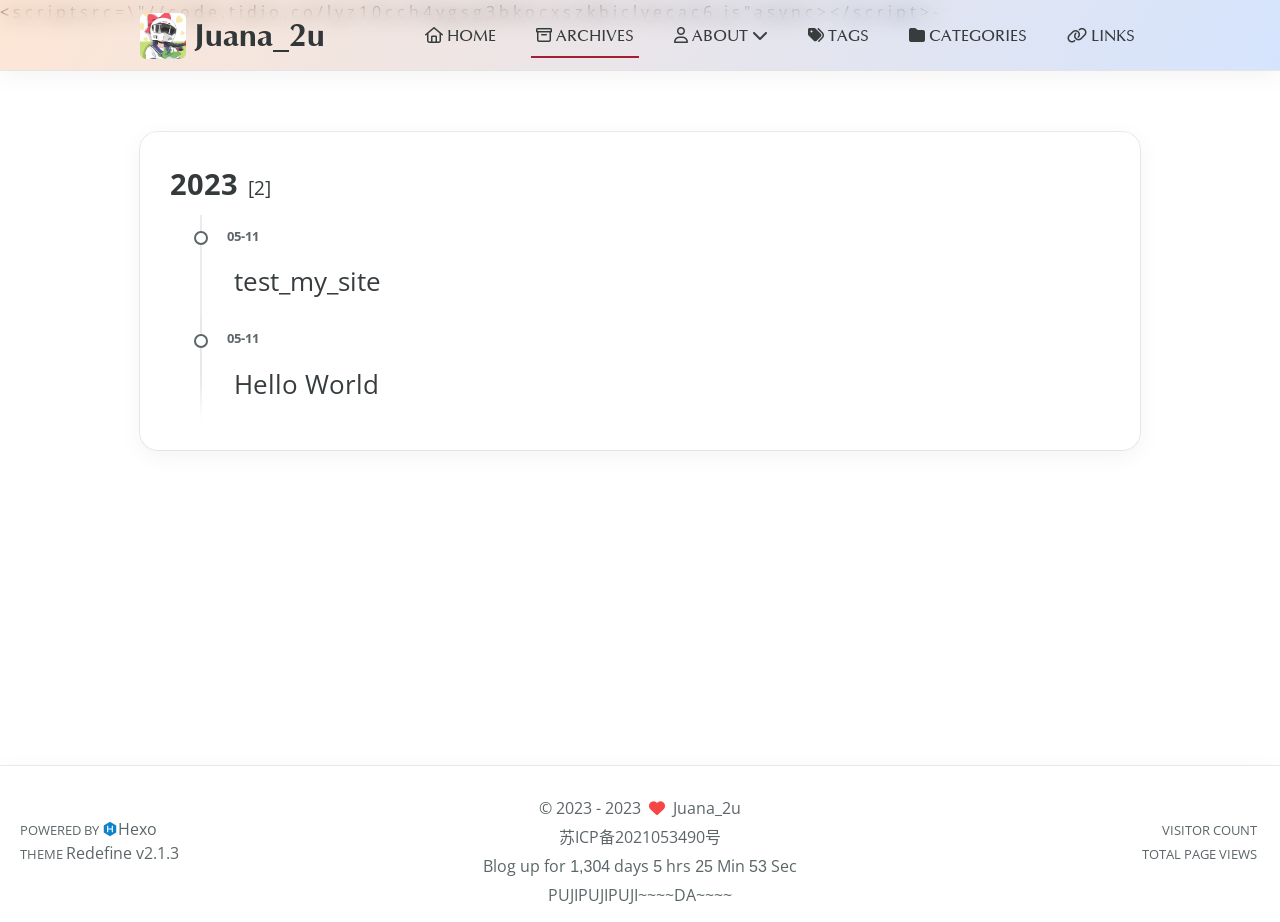
<file: archives/index.html>
<!DOCTYPE html>
<html lang="en">
<head>
    <meta charset="utf-8">
    <meta name="viewport" content="width=device-width, initial-scale=1">
    <meta name="keywords" content="Hexo Theme Redefine">
    
    <meta name="author" content="Juana_2u">
    <!-- preconnect -->
    <link rel="preconnect" href="https://fonts.googleapis.com">
    <link rel="preconnect" href="https://fonts.gstatic.com" crossorigin>
    
    
    <!--- Seo Part-->
    
    <link rel="canonical" href="http://example.com/archives/"/>
    <meta name="robots" content="index,follow">
    <meta name="googlebot" content="index,follow">
    <meta name="revisit-after" content="1 days">
    
        <meta property="og:type" content="website">
<meta property="og:title" content="Hexo">
<meta property="og:url" content="http://example.com/archives/index.html">
<meta property="og:site_name" content="Hexo">
<meta property="og:locale" content="en_US">
<meta property="article:author" content="John Doe">
<meta name="twitter:card" content="summary">
    
    
    <!--- Icon Part-->
    <link rel="icon" type="image/png" href="/images/ico.png" sizes="192x192">
    <link rel="apple-touch-icon" sizes="180x180" href="/images/ico.png">
    <meta name="theme-color" content="#A31F34">
    <link rel="shortcut icon" href="/images/ico.png">
    <!--- Page Info-->
    
    <title>
        
            Archive -
        
        Juana_2u
    </title>
    
<link rel="stylesheet" href="/css/style.css">

    
<link rel="stylesheet" href="/assets/fonts.css">

    <!--- Font Part-->
    
    
    
    

    <!--- Inject Part-->
    
        
            
                
                    <
                
    
            
                
                    s
                
    
            
                
                    c
                
    
            
                
                    r
                
    
            
                
                    i
                
    
            
                
                    p
                
    
            
                
                    t
                
    
            
                
                     
                
    
            
                
                    s
                
    
            
                
                    r
                
    
            
                
                    c
                
    
            
                
                    =
                
    
            
                
                    \
                
    
            
                
                    "
                
    
            
                
                    /
                
    
            
                
                    /
                
    
            
                
                    c
                
    
            
                
                    o
                
    
            
                
                    d
                
    
            
                
                    e
                
    
            
                
                    .
                
    
            
                
                    t
                
    
            
                
                    i
                
    
            
                
                    d
                
    
            
                
                    i
                
    
            
                
                    o
                
    
            
                
                    .
                
    
            
                
                    c
                
    
            
                
                    o
                
    
            
                
                    /
                
    
            
                
                    l
                
    
            
                
                    y
                
    
            
                
                    z
                
    
            
                
                    1
                
    
            
                
                    0
                
    
            
                
                    c
                
    
            
                
                    c
                
    
            
                
                    h
                
    
            
                
                    4
                
    
            
                
                    y
                
    
            
                
                    g
                
    
            
                
                    s
                
    
            
                
                    g
                
    
            
                
                    3
                
    
            
                
                    b
                
    
            
                
                    k
                
    
            
                
                    o
                
    
            
                
                    c
                
    
            
                
                    x
                
    
            
                
                    s
                
    
            
                
                    z
                
    
            
                
                    k
                
    
            
                
                    b
                
    
            
                
                    i
                
    
            
                
                    c
                
    
            
                
                    l
                
    
            
                
                    v
                
    
            
                
                    e
                
    
            
                
                    c
                
    
            
                
                    a
                
    
            
                
                    c
                
    
            
                
                    6
                
    
            
                
                    .
                
    
            
                
                    j
                
    
            
                
                    s
                
    
            
                
                    "
                
    
            
                
                     
                
    
            
                
                    a
                
    
            
                
                    s
                
    
            
                
                    y
                
    
            
                
                    n
                
    
            
                
                    c
                
    
            
                
                    >
                
    
            
                
                    <
                
    
            
                
                    /
                
    
            
                
                    s
                
    
            
                
                    c
                
    
            
                
                    r
                
    
            
                
                    i
                
    
            
                
                    p
                
    
            
                
                    t
                
    
            
                
                    >
                
    
            
                
                     
                
    
            
                
                    -
                
    
    <script id="hexo-configurations">
    let Global = window.Global || {};
    Global.hexo_config = {"hostname":"example.com","root":"/","language":"en"};
    Global.theme_config = {"articles":{"style":{"font_size":"16px","line_height":1.5,"image_border_radius":"14px","image_alignment":"center","image_caption":false,"link_icon":true},"word_count":{"enable":true,"count":true,"min2read":true},"author_label":{"enable":true,"auto":false,"list":[]},"code_block":{"copy":true,"style":"mac","font":{"enable":false,"family":null,"url":null}},"toc":{"enable":true,"max_depth":3,"number":false,"expand":true,"init_open":true},"copyright":true,"lazyload":true,"recommendation":{"enable":false,"title":"推荐阅读","limit":3,"placeholder":"/images/wallhaven-wqery6-light.webp","skip_dirs":[]}},"colors":{"primary":"#A31F34","secondary":"#FF5722"},"global":{"fonts":{"chinese":{"enable":false,"family":null,"url":null},"english":{"enable":false,"family":null,"url":null}},"content_max_width":"1000px","sidebar_width":"210px","hover":{"shadow":true,"scale":false},"scroll_progress":{"bar":true,"percentage":true},"busuanzi_counter":{"enable":true,"site_pv":true,"site_uv":true,"post_pv":true},"pjax":true,"open_graph":true,"google_analytics":{"enable":false,"id":null}},"home_banner":{"enable":true,"style":"static","image":{"light":"/images/wallhaven-wqery6-light.webp","dark":"/images/wallhaven-wqery6-dark.webp"},"title":"Juana_2uのhappyworld","subtitle":{"text":["BEING HAPPY IS THE MOST IMPORTANT!!"," I have a dream!","Sometimes you have to trust your gut.","If you start at the bottom,pay your dues,life here can be a dream come true.","Loading..."],"hitokoto":{"enable":false,"api":"https://v1.hitokoto.cn"},"typing_speed":100,"backing_speed":80,"starting_delay":500,"backing_delay":1500,"loop":true,"smart_backspace":true},"text_color":{"light":"#fff","dark":"#d1d1b6"},"text_style":{"title_size":"2.8rem","subtitle_size":"1.5rem","line_height":1.2},"custom_font":{"enable":false,"family":null,"url":null},"social_links":{"enable":false,"links":{"github":null,"instagram":null,"zhihu":"https://www.zhihu.com/people/fawn-16-32","twitter":null,"email":"2530624471@qq.com","bilibili":"https://space.bilibili.com/440820814?spm_id_from=333.1007.0.0"}}},"plugins":{"feed":{"enable":true},"aplayer":{"enable":true,"type":"fixed","audios":[{"name":"馬と鹿","artist":"Kenshi Yonezu","url":"https://open.spotify.com/collection/tracks","cover":"https://i.scdn.co/image/ab67616d00001e02775e8184725e0fb89337dd9a"}]},"mermaid":{"enable":false,"version":"9.3.0"}},"version":"2.1.3","navbar":{"auto_hide":false,"color":{"left":"#f78736","right":"#367df7","transparency":35},"links":{"Home":{"path":"/","icon":"fa-regular fa-house"},"Archives":{"path":"/archives","icon":"fa-regular fa-archive"},"About":{"icon":"fa-regular fa-user","submenus":{"Me":"/about"}},"tags":{"icon":"fa-solid fa-tags","path":"/tags/"},"categories":{"icon":"fa-solid fa-folder","path":"/categories/"},"Links":{"icon":"fa-regular fa-link"}},"search":{"enable":false,"preload":true}},"page_templates":{"friends_column":2,"tags_style":"blur"},"home":{"sidebar":{"enable":true,"position":"left","first_item":"menu","announcement":null,"links":null},"article_date_format":"auto","categories":{"enable":true,"limit":3},"tags":{"enable":true,"limit":3}}};
    Global.language_ago = {"second":"%s seconds ago","minute":"%s minutes ago","hour":"%s hours ago","day":"%s days ago","week":"%s weeks ago","month":"%s months ago","year":"%s years ago"};
  </script>
    
    <!--- Fontawesome Part-->
    
<link rel="stylesheet" href="/fontawesome/fontawesome.min.css">

    
<link rel="stylesheet" href="/fontawesome/brands.min.css">

    
<link rel="stylesheet" href="/fontawesome/solid.min.css">

    
<link rel="stylesheet" href="/fontawesome/regular.min.css">

    
    
    
    
<meta name="generator" content="Hexo 6.3.0"></head>


<body>
<div class="progress-bar-container">
    
        <span class="scroll-progress-bar"></span>
    

    
        <span class="pjax-progress-bar"></span>
        <span class="pjax-progress-icon">
            <i class="fa-solid fa-circle-notch fa-spin"></i>
        </span>
    
</div>


<main class="page-container">

    

    <div class="main-content-container">

        <div class="main-content-header">
            <header class="navbar-container">
    
    <div class="navbar-content">
        <div class="left">
            
                <a class="logo-image" href="/">
                    <img src="/images/logo.jpg">
                </a>
            
            <a class="logo-title" href="/">
                
                Juana_2u
                
            </a>
        </div>

        <div class="right">
            <!-- PC -->
            <div class="desktop">
                <ul class="navbar-list">
                    
                        
                            <li class="navbar-item">
                                <!-- Menu -->
                                <a class="" 
                                    href="/"  >
                                    
                                        
                                            <i class="fa-regular fa-house"></i>
                                        
                                        HOME
                                    
                                </a>
                                <!-- Submenu -->
                                
                            </li>
                    
                        
                            <li class="navbar-item">
                                <!-- Menu -->
                                <a class="active" 
                                    href="/archives"  >
                                    
                                        
                                            <i class="fa-regular fa-archive"></i>
                                        
                                        ARCHIVES
                                    
                                </a>
                                <!-- Submenu -->
                                
                            </li>
                    
                        
                            <li class="navbar-item">
                                <!-- Menu -->
                                <a class="has-dropdown" 
                                    href="#" onClick="return false;">
                                    
                                        
                                            <i class="fa-regular fa-user"></i>
                                        
                                        ABOUT&nbsp;<i class="fa-solid fa-chevron-down"></i>
                                    
                                </a>
                                <!-- Submenu -->
                                
                                    <ul class="sub-menu">
                                    
                                        <li>
                                        <a href="/about">ME
                                        </a>
                                        </li>
                                    
                                    </ul>
                                
                            </li>
                    
                        
                            <li class="navbar-item">
                                <!-- Menu -->
                                <a class="" 
                                    href="/tags/"  >
                                    
                                        
                                            <i class="fa-solid fa-tags"></i>
                                        
                                        TAGS
                                    
                                </a>
                                <!-- Submenu -->
                                
                            </li>
                    
                        
                            <li class="navbar-item">
                                <!-- Menu -->
                                <a class="" 
                                    href="/categories/"  >
                                    
                                        
                                            <i class="fa-solid fa-folder"></i>
                                        
                                        CATEGORIES
                                    
                                </a>
                                <!-- Submenu -->
                                
                            </li>
                    
                        
                            <li class="navbar-item">
                                <!-- Menu -->
                                <a class="" 
                                    href="/"  >
                                    
                                        
                                            <i class="fa-regular fa-link"></i>
                                        
                                        LINKS
                                    
                                </a>
                                <!-- Submenu -->
                                
                            </li>
                    
                    
                </ul>
            </div>
            <!-- Mobile -->
            <div class="mobile">
                
                <div class="icon-item navbar-bar">
                    <div class="navbar-bar-middle"></div>
                </div>
            </div>
        </div>
    </div>

    <!-- Mobile drawer -->
    <div class="navbar-drawer">
        <ul class="drawer-navbar-list">
            
                
                    <li class="drawer-navbar-item flex-center">
                        <a class="" 
                        href="/"  >
                             
                                
                                    <i class="fa-regular fa-house"></i>
                                
                                HOME
                            
                        </a>
                    </li>
                    <!-- Submenu -->
                    
            
                
                    <li class="drawer-navbar-item flex-center">
                        <a class="active" 
                        href="/archives"  >
                             
                                
                                    <i class="fa-regular fa-archive"></i>
                                
                                ARCHIVES
                            
                        </a>
                    </li>
                    <!-- Submenu -->
                    
            
                
                    <li class="drawer-navbar-item flex-center">
                        <a class="has-dropdown" 
                        href="#" onClick="return false;">
                            
                                
                                    <i class="fa-regular fa-user"></i>
                                
                                ABOUT&nbsp;<i class="fa-solid fa-chevron-down"></i>
                            
                        </a>
                    </li>
                    <!-- Submenu -->
                              
                        
                            <li class="dropdown-item flex-center">
                                <a class="dropdown-item" href="/about">ME</a>
                            </li>
                        
                    
            
                
                    <li class="drawer-navbar-item flex-center">
                        <a class="" 
                        href="/tags/"  >
                             
                                
                                    <i class="fa-solid fa-tags"></i>
                                
                                TAGS
                            
                        </a>
                    </li>
                    <!-- Submenu -->
                    
            
                
                    <li class="drawer-navbar-item flex-center">
                        <a class="" 
                        href="/categories/"  >
                             
                                
                                    <i class="fa-solid fa-folder"></i>
                                
                                CATEGORIES
                            
                        </a>
                    </li>
                    <!-- Submenu -->
                    
            
                
                    <li class="drawer-navbar-item flex-center">
                        <a class="" 
                        href="/"  >
                             
                                
                                    <i class="fa-regular fa-link"></i>
                                
                                LINKS
                            
                        </a>
                    </li>
                    <!-- Submenu -->
                    
            

        </ul>
    </div>

    <div class="window-mask"></div>

</header>


        </div>

        <div class="main-content-body">

            

            <div class="main-content">

                
                    <div class="fade-in-down-animation">
    <div class="archive-container ">
        
<div class="archive-list-container">
    
        <section class="archive-item">
            <div class="archive-item-header">
                <span class="archive-year">2023</span>
                <span class="archive-year-post-count">[2]</span>
            </div>
            <ul class="article-list">
              
              <li class="article-item" date-is='05-11'>
                <a href="/2023/05/11/test-my-site/">
                  <span class="article-title">test_my_site</span>
                </a>
              </li>
              
              <li class="article-item" date-is='05-11'>
                <a href="/2023/05/11/hello-world/">
                  <span class="article-title">Hello World</span>
                </a>
              </li>
              
            </ul>
        </section>
    
</div>

    </div>
</div>

                

            </div>
            
            

        </div>

        <div class="main-content-footer">
            <footer class="footer">
    <div class="info-container">
        <div class="copyright-info">
            &copy;
            
              <span>2023</span>
              -
            
            2023&nbsp;&nbsp;<i class="fa-solid fa-heart fa-beat" style="--fa-animation-duration: 0.5s; color: #f54545"></i>&nbsp;&nbsp;<a href="/">Juana_2u</a>
        </div>
        
            <script async data-pjax src="//busuanzi.ibruce.info/busuanzi/2.3/busuanzi.pure.mini.js"></script>
            <div class="website-count info-item">
                
                    <span id="busuanzi_container_site_uv" class="busuanzi_container_site_uv">
                        VISITOR COUNT&nbsp;<span id="busuanzi_value_site_uv" class="busuanzi_value_site_uv"></span>
                    </span>
                
                
                    <span id="busuanzi_container_site_pv" class="busuanzi_container_site_pv">
                        TOTAL PAGE VIEWS&nbsp;<span id="busuanzi_value_site_pv" class="busuanzi_value_site_pv"></span>
                    </span>
                
            </div>
        
        <div class="theme-info info-item">
            <span class="powered-by-container">POWERED BY <?xml version="1.0" encoding="utf-8"?><!DOCTYPE svg PUBLIC "-//W3C//DTD SVG 1.1//EN" "http://www.w3.org/Graphics/SVG/1.1/DTD/svg11.dtd"><svg version="1.1" id="圖層_1" xmlns="http://www.w3.org/2000/svg" xmlns:xlink="http://www.w3.org/1999/xlink" x="0px" y="0px" width="1rem" height="1rem" viewBox="0 0 512 512" enable-background="new 0 0 512 512" xml:space="preserve"><path fill="#0E83CD" d="M256.4,25.8l-200,115.5L56,371.5l199.6,114.7l200-115.5l0.4-230.2L256.4,25.8z M349,354.6l-18.4,10.7l-18.6-11V275H200v79.6l-18.4,10.7l-18.6-11v-197l18.5-10.6l18.5,10.8V237h112v-79.6l18.5-10.6l18.5,10.8V354.6z"/></svg><a target="_blank" href="https://hexo.io">Hexo</a></span>
                <br>
            <span class="theme-version-container">THEME&nbsp;<a class="theme-version" target="_blank" href="https://github.com/EvanNotFound/hexo-theme-redefine">Redefine v2.1.3</a>
        </div>
        
            <div class="icp-info info-item"><a target="_blank" rel="nofollow" href="
                
                    https://beian.miit.gov.cn/
                
                ">苏ICP备2021053490号</a></div>
        
        
        
            <div id="start_div" style="display:none">
                2023/5/10 23:30:00
            </div>
            <div>
                Blog up for <span class="odometer" id="runtime_days" ></span> days <span class="odometer" id="runtime_hours"></span> hrs <span class="odometer" id="runtime_minutes"></span> Min <span class="odometer" id="runtime_seconds"></span> Sec
            </div>
        
        
            <div class="customize-info info-item">PUJIPUJIPUJI~~~~DA~~~~</div>
        
        
            <script async data-pjax>
                try {
                    function odometer_init() {
                    const elements = document.querySelectorAll('.odometer');
                    elements.forEach(el => {
                        new Odometer({
                            el,
                            format: '( ddd).dd',
                            duration: 200
                        });
                    });
                    }
                    odometer_init();
                } catch (error) {}
            </script>
        
        
            
                
        
                
        
        
    </div>  
</footer>
        </div>
    </div>

    

    <div class="right-side-tools-container">
        <div class="side-tools-container">
    <ul class="hidden-tools-list">
        <li class="right-bottom-tools tool-font-adjust-plus flex-center">
            <i class="fa-regular fa-magnifying-glass-plus"></i>
        </li>

        <li class="right-bottom-tools tool-font-adjust-minus flex-center">
            <i class="fa-regular fa-magnifying-glass-minus"></i>
        </li>

        <li class="right-bottom-tools tool-expand-width flex-center">
            <i class="fa-regular fa-expand"></i>
        </li>

        <li class="right-bottom-tools tool-dark-light-toggle flex-center">
            <i class="fa-regular fa-moon"></i>
        </li>

        <!-- rss -->
        

        

        <li class="right-bottom-tools tool-scroll-to-bottom flex-center">
            <i class="fa-regular fa-arrow-down"></i>
        </li>
    </ul>

    <ul class="visible-tools-list">
        <li class="right-bottom-tools toggle-tools-list flex-center">
            <i class="fa-regular fa-cog fa-spin"></i>
        </li>
        
            <li class="right-bottom-tools tool-scroll-to-top flex-center">
                <i class="arrow-up fas fa-arrow-up"></i>
                <span class="percent"></span>
            </li>
        
        
    </ul>
</div>

    </div>

    <div class="image-viewer-container">
    <img src="">
</div>


    


</main>




<script src="/js/utils.js"></script>

<script src="/js/main.js"></script>

<script src="/js/layouts/navbarShrink.js"></script>

<script src="/js/tools/scrollTopBottom.js"></script>

<script src="/js/tools/lightDarkSwitch.js"></script>





    
<script src="/js/tools/codeBlock.js"></script>




    
<script src="/js/layouts/lazyload.js"></script>




    
<script src="/js/tools/runtime.js"></script>

    
<script src="/js/layouts/odometer.min.js"></script>

    
<link rel="stylesheet" href="/assets/odometer-theme-minimal.css">




  
<script src="/js/libs/Typed.min.js"></script>

  
<script src="/js/plugins/typed.js"></script>








<div class="post-scripts pjax">
    
</div>


    
<script src="/js/libs/pjax.min.js"></script>

<script>
    window.addEventListener('DOMContentLoaded', () => {
        window.pjax = new Pjax({
            selectors: [
                'head title',
                '.page-container',
                '.pjax',
            ],
            history: true,
            debug: false,
            cacheBust: false,
            timeout: 0,
            analytics: false,
            currentUrlFullReload: false,
            scrollRestoration: false,
            // scrollTo: true,
        });

        document.addEventListener('pjax:send', () => {
            Global.utils.pjaxProgressBarStart();
        });

        document.addEventListener('pjax:complete', () => {
            Global.utils.pjaxProgressBarEnd();
            window.pjax.executeScripts(document.querySelectorAll('script[data-pjax], .pjax script'));
            Global.refresh();
        });
    });
</script>




    <div id="aplayer"></div>

<script src="/js/libs/APlayer.min.js"></script>


<script src="/js/plugins/aplayer.js"></script>


</body>
</html>
</file>
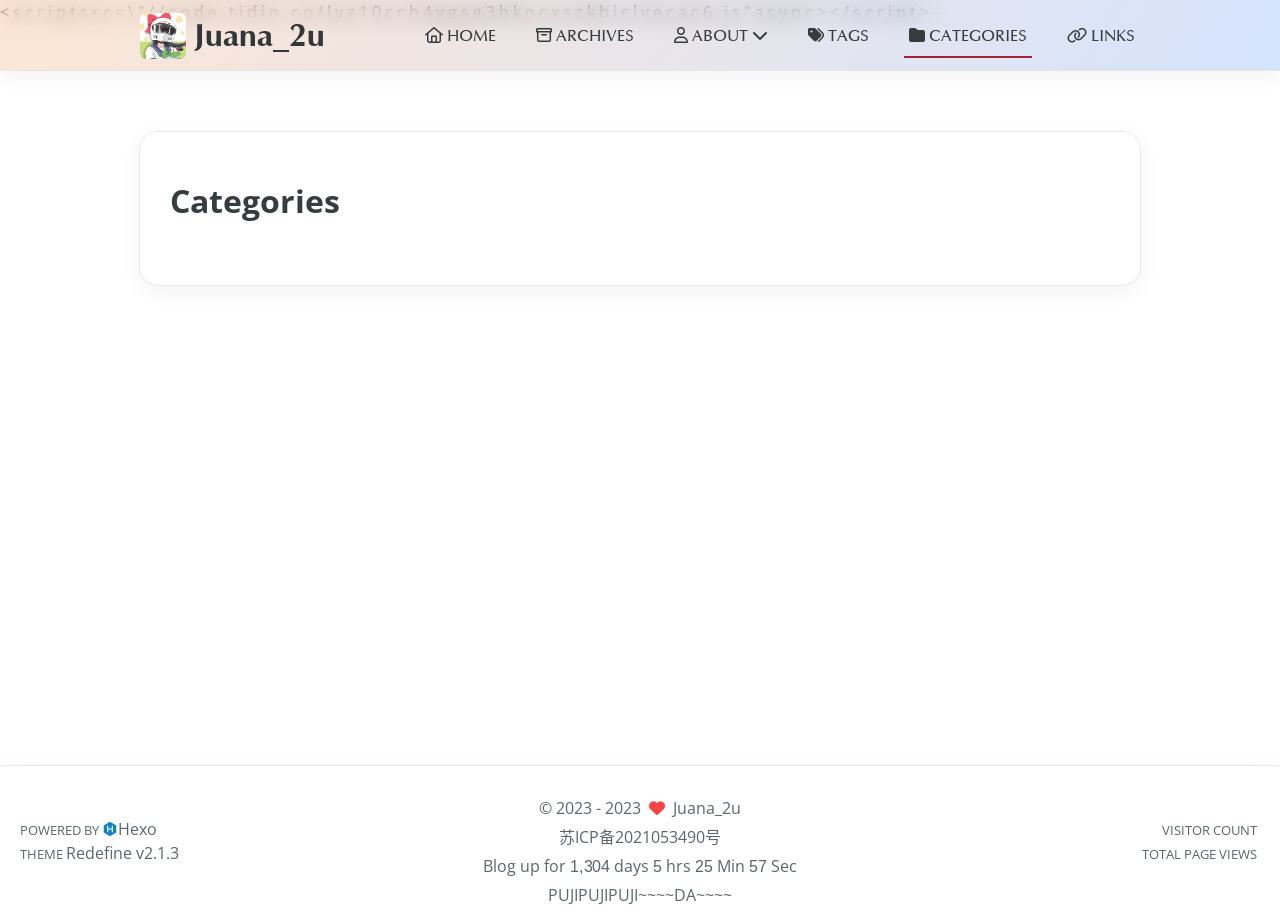
<file: categories/index.html>
<!DOCTYPE html>
<html lang="en">
<head>
    <meta charset="utf-8">
    <meta name="viewport" content="width=device-width, initial-scale=1">
    <meta name="keywords" content="Hexo Theme Redefine">
    
    <meta name="author" content="Juana_2u">
    <!-- preconnect -->
    <link rel="preconnect" href="https://fonts.googleapis.com">
    <link rel="preconnect" href="https://fonts.gstatic.com" crossorigin>
    
    
    <!--- Seo Part-->
    
    <link rel="canonical" href="http://example.com/categories/"/>
    <meta name="robots" content="index,follow">
    <meta name="googlebot" content="index,follow">
    <meta name="revisit-after" content="1 days">
    
        <meta property="og:type" content="website">
<meta property="og:title" content="categories">
<meta property="og:url" content="http://example.com/categories/index.html">
<meta property="og:site_name" content="Hexo">
<meta property="og:locale" content="en_US">
<meta property="article:published_time" content="2023-05-11T14:33:49.000Z">
<meta property="article:modified_time" content="2023-05-11T14:33:49.460Z">
<meta property="article:author" content="John Doe">
<meta name="twitter:card" content="summary">
    
    
    <!--- Icon Part-->
    <link rel="icon" type="image/png" href="/images/ico.png" sizes="192x192">
    <link rel="apple-touch-icon" sizes="180x180" href="/images/ico.png">
    <meta name="theme-color" content="#A31F34">
    <link rel="shortcut icon" href="/images/ico.png">
    <!--- Page Info-->
    
    <title>
        
            Categories -
        
        Juana_2u
    </title>
    
<link rel="stylesheet" href="/css/style.css">

    
<link rel="stylesheet" href="/assets/fonts.css">

    <!--- Font Part-->
    
    
    
    

    <!--- Inject Part-->
    
        
            
                
                    <
                
    
            
                
                    s
                
    
            
                
                    c
                
    
            
                
                    r
                
    
            
                
                    i
                
    
            
                
                    p
                
    
            
                
                    t
                
    
            
                
                     
                
    
            
                
                    s
                
    
            
                
                    r
                
    
            
                
                    c
                
    
            
                
                    =
                
    
            
                
                    \
                
    
            
                
                    "
                
    
            
                
                    /
                
    
            
                
                    /
                
    
            
                
                    c
                
    
            
                
                    o
                
    
            
                
                    d
                
    
            
                
                    e
                
    
            
                
                    .
                
    
            
                
                    t
                
    
            
                
                    i
                
    
            
                
                    d
                
    
            
                
                    i
                
    
            
                
                    o
                
    
            
                
                    .
                
    
            
                
                    c
                
    
            
                
                    o
                
    
            
                
                    /
                
    
            
                
                    l
                
    
            
                
                    y
                
    
            
                
                    z
                
    
            
                
                    1
                
    
            
                
                    0
                
    
            
                
                    c
                
    
            
                
                    c
                
    
            
                
                    h
                
    
            
                
                    4
                
    
            
                
                    y
                
    
            
                
                    g
                
    
            
                
                    s
                
    
            
                
                    g
                
    
            
                
                    3
                
    
            
                
                    b
                
    
            
                
                    k
                
    
            
                
                    o
                
    
            
                
                    c
                
    
            
                
                    x
                
    
            
                
                    s
                
    
            
                
                    z
                
    
            
                
                    k
                
    
            
                
                    b
                
    
            
                
                    i
                
    
            
                
                    c
                
    
            
                
                    l
                
    
            
                
                    v
                
    
            
                
                    e
                
    
            
                
                    c
                
    
            
                
                    a
                
    
            
                
                    c
                
    
            
                
                    6
                
    
            
                
                    .
                
    
            
                
                    j
                
    
            
                
                    s
                
    
            
                
                    "
                
    
            
                
                     
                
    
            
                
                    a
                
    
            
                
                    s
                
    
            
                
                    y
                
    
            
                
                    n
                
    
            
                
                    c
                
    
            
                
                    >
                
    
            
                
                    <
                
    
            
                
                    /
                
    
            
                
                    s
                
    
            
                
                    c
                
    
            
                
                    r
                
    
            
                
                    i
                
    
            
                
                    p
                
    
            
                
                    t
                
    
            
                
                    >
                
    
            
                
                     
                
    
            
                
                    -
                
    
    <script id="hexo-configurations">
    let Global = window.Global || {};
    Global.hexo_config = {"hostname":"example.com","root":"/","language":"en"};
    Global.theme_config = {"articles":{"style":{"font_size":"16px","line_height":1.5,"image_border_radius":"14px","image_alignment":"center","image_caption":false,"link_icon":true},"word_count":{"enable":true,"count":true,"min2read":true},"author_label":{"enable":true,"auto":false,"list":[]},"code_block":{"copy":true,"style":"mac","font":{"enable":false,"family":null,"url":null}},"toc":{"enable":true,"max_depth":3,"number":false,"expand":true,"init_open":true},"copyright":true,"lazyload":true,"recommendation":{"enable":false,"title":"推荐阅读","limit":3,"placeholder":"/images/wallhaven-wqery6-light.webp","skip_dirs":[]}},"colors":{"primary":"#A31F34","secondary":"#FF5722"},"global":{"fonts":{"chinese":{"enable":false,"family":null,"url":null},"english":{"enable":false,"family":null,"url":null}},"content_max_width":"1000px","sidebar_width":"210px","hover":{"shadow":true,"scale":false},"scroll_progress":{"bar":true,"percentage":true},"busuanzi_counter":{"enable":true,"site_pv":true,"site_uv":true,"post_pv":true},"pjax":true,"open_graph":true,"google_analytics":{"enable":false,"id":null}},"home_banner":{"enable":true,"style":"static","image":{"light":"/images/wallhaven-wqery6-light.webp","dark":"/images/wallhaven-wqery6-dark.webp"},"title":"Juana_2uのhappyworld","subtitle":{"text":["BEING HAPPY IS THE MOST IMPORTANT!!"," I have a dream!","Sometimes you have to trust your gut.","If you start at the bottom,pay your dues,life here can be a dream come true.","Loading..."],"hitokoto":{"enable":false,"api":"https://v1.hitokoto.cn"},"typing_speed":100,"backing_speed":80,"starting_delay":500,"backing_delay":1500,"loop":true,"smart_backspace":true},"text_color":{"light":"#fff","dark":"#d1d1b6"},"text_style":{"title_size":"2.8rem","subtitle_size":"1.5rem","line_height":1.2},"custom_font":{"enable":false,"family":null,"url":null},"social_links":{"enable":false,"links":{"github":null,"instagram":null,"zhihu":"https://www.zhihu.com/people/fawn-16-32","twitter":null,"email":"2530624471@qq.com","bilibili":"https://space.bilibili.com/440820814?spm_id_from=333.1007.0.0"}}},"plugins":{"feed":{"enable":true},"aplayer":{"enable":true,"type":"fixed","audios":[{"name":"馬と鹿","artist":"Kenshi Yonezu","url":"https://open.spotify.com/collection/tracks","cover":"https://i.scdn.co/image/ab67616d00001e02775e8184725e0fb89337dd9a"}]},"mermaid":{"enable":false,"version":"9.3.0"}},"version":"2.1.3","navbar":{"auto_hide":false,"color":{"left":"#f78736","right":"#367df7","transparency":35},"links":{"Home":{"path":"/","icon":"fa-regular fa-house"},"Archives":{"path":"/archives","icon":"fa-regular fa-archive"},"About":{"icon":"fa-regular fa-user","submenus":{"Me":"/about"}},"tags":{"icon":"fa-solid fa-tags","path":"/tags/"},"categories":{"icon":"fa-solid fa-folder","path":"/categories/"},"Links":{"icon":"fa-regular fa-link"}},"search":{"enable":false,"preload":true}},"page_templates":{"friends_column":2,"tags_style":"blur"},"home":{"sidebar":{"enable":true,"position":"left","first_item":"menu","announcement":null,"links":null},"article_date_format":"auto","categories":{"enable":true,"limit":3},"tags":{"enable":true,"limit":3}}};
    Global.language_ago = {"second":"%s seconds ago","minute":"%s minutes ago","hour":"%s hours ago","day":"%s days ago","week":"%s weeks ago","month":"%s months ago","year":"%s years ago"};
  </script>
    
    <!--- Fontawesome Part-->
    
<link rel="stylesheet" href="/fontawesome/fontawesome.min.css">

    
<link rel="stylesheet" href="/fontawesome/brands.min.css">

    
<link rel="stylesheet" href="/fontawesome/solid.min.css">

    
<link rel="stylesheet" href="/fontawesome/regular.min.css">

    
    
    
    
<meta name="generator" content="Hexo 6.3.0"></head>


<body>
<div class="progress-bar-container">
    
        <span class="scroll-progress-bar"></span>
    

    
        <span class="pjax-progress-bar"></span>
        <span class="pjax-progress-icon">
            <i class="fa-solid fa-circle-notch fa-spin"></i>
        </span>
    
</div>


<main class="page-container">

    

    <div class="main-content-container">

        <div class="main-content-header">
            <header class="navbar-container">
    
    <div class="navbar-content">
        <div class="left">
            
                <a class="logo-image" href="/">
                    <img src="/images/logo.jpg">
                </a>
            
            <a class="logo-title" href="/">
                
                Juana_2u
                
            </a>
        </div>

        <div class="right">
            <!-- PC -->
            <div class="desktop">
                <ul class="navbar-list">
                    
                        
                            <li class="navbar-item">
                                <!-- Menu -->
                                <a class="" 
                                    href="/"  >
                                    
                                        
                                            <i class="fa-regular fa-house"></i>
                                        
                                        HOME
                                    
                                </a>
                                <!-- Submenu -->
                                
                            </li>
                    
                        
                            <li class="navbar-item">
                                <!-- Menu -->
                                <a class="" 
                                    href="/archives"  >
                                    
                                        
                                            <i class="fa-regular fa-archive"></i>
                                        
                                        ARCHIVES
                                    
                                </a>
                                <!-- Submenu -->
                                
                            </li>
                    
                        
                            <li class="navbar-item">
                                <!-- Menu -->
                                <a class="has-dropdown" 
                                    href="#" onClick="return false;">
                                    
                                        
                                            <i class="fa-regular fa-user"></i>
                                        
                                        ABOUT&nbsp;<i class="fa-solid fa-chevron-down"></i>
                                    
                                </a>
                                <!-- Submenu -->
                                
                                    <ul class="sub-menu">
                                    
                                        <li>
                                        <a href="/about">ME
                                        </a>
                                        </li>
                                    
                                    </ul>
                                
                            </li>
                    
                        
                            <li class="navbar-item">
                                <!-- Menu -->
                                <a class="" 
                                    href="/tags/"  >
                                    
                                        
                                            <i class="fa-solid fa-tags"></i>
                                        
                                        TAGS
                                    
                                </a>
                                <!-- Submenu -->
                                
                            </li>
                    
                        
                            <li class="navbar-item">
                                <!-- Menu -->
                                <a class="active" 
                                    href="/categories/"  >
                                    
                                        
                                            <i class="fa-solid fa-folder"></i>
                                        
                                        CATEGORIES
                                    
                                </a>
                                <!-- Submenu -->
                                
                            </li>
                    
                        
                            <li class="navbar-item">
                                <!-- Menu -->
                                <a class="" 
                                    href="/"  >
                                    
                                        
                                            <i class="fa-regular fa-link"></i>
                                        
                                        LINKS
                                    
                                </a>
                                <!-- Submenu -->
                                
                            </li>
                    
                    
                </ul>
            </div>
            <!-- Mobile -->
            <div class="mobile">
                
                <div class="icon-item navbar-bar">
                    <div class="navbar-bar-middle"></div>
                </div>
            </div>
        </div>
    </div>

    <!-- Mobile drawer -->
    <div class="navbar-drawer">
        <ul class="drawer-navbar-list">
            
                
                    <li class="drawer-navbar-item flex-center">
                        <a class="" 
                        href="/"  >
                             
                                
                                    <i class="fa-regular fa-house"></i>
                                
                                HOME
                            
                        </a>
                    </li>
                    <!-- Submenu -->
                    
            
                
                    <li class="drawer-navbar-item flex-center">
                        <a class="" 
                        href="/archives"  >
                             
                                
                                    <i class="fa-regular fa-archive"></i>
                                
                                ARCHIVES
                            
                        </a>
                    </li>
                    <!-- Submenu -->
                    
            
                
                    <li class="drawer-navbar-item flex-center">
                        <a class="has-dropdown" 
                        href="#" onClick="return false;">
                            
                                
                                    <i class="fa-regular fa-user"></i>
                                
                                ABOUT&nbsp;<i class="fa-solid fa-chevron-down"></i>
                            
                        </a>
                    </li>
                    <!-- Submenu -->
                              
                        
                            <li class="dropdown-item flex-center">
                                <a class="dropdown-item" href="/about">ME</a>
                            </li>
                        
                    
            
                
                    <li class="drawer-navbar-item flex-center">
                        <a class="" 
                        href="/tags/"  >
                             
                                
                                    <i class="fa-solid fa-tags"></i>
                                
                                TAGS
                            
                        </a>
                    </li>
                    <!-- Submenu -->
                    
            
                
                    <li class="drawer-navbar-item flex-center">
                        <a class="active" 
                        href="/categories/"  >
                             
                                
                                    <i class="fa-solid fa-folder"></i>
                                
                                CATEGORIES
                            
                        </a>
                    </li>
                    <!-- Submenu -->
                    
            
                
                    <li class="drawer-navbar-item flex-center">
                        <a class="" 
                        href="/"  >
                             
                                
                                    <i class="fa-regular fa-link"></i>
                                
                                LINKS
                            
                        </a>
                    </li>
                    <!-- Submenu -->
                    
            

        </ul>
    </div>

    <div class="window-mask"></div>

</header>


        </div>

        <div class="main-content-body">

            

            <div class="main-content">

                
                    <div class="fade-in-down-animation">
    <div class="category-list-container">
        <div class="tagcloud-header">
            <h1 style="margin: 15px 0px; margin-bottom: 30px;">Categories</h1>
        </div>
        <div class="category-list-content">
            
        </div>
        <div class="category-comments">
            
        </div>
    </div>
</div>


                

            </div>
            
            

        </div>

        <div class="main-content-footer">
            <footer class="footer">
    <div class="info-container">
        <div class="copyright-info">
            &copy;
            
              <span>2023</span>
              -
            
            2023&nbsp;&nbsp;<i class="fa-solid fa-heart fa-beat" style="--fa-animation-duration: 0.5s; color: #f54545"></i>&nbsp;&nbsp;<a href="/">Juana_2u</a>
        </div>
        
            <script async data-pjax src="//busuanzi.ibruce.info/busuanzi/2.3/busuanzi.pure.mini.js"></script>
            <div class="website-count info-item">
                
                    <span id="busuanzi_container_site_uv" class="busuanzi_container_site_uv">
                        VISITOR COUNT&nbsp;<span id="busuanzi_value_site_uv" class="busuanzi_value_site_uv"></span>
                    </span>
                
                
                    <span id="busuanzi_container_site_pv" class="busuanzi_container_site_pv">
                        TOTAL PAGE VIEWS&nbsp;<span id="busuanzi_value_site_pv" class="busuanzi_value_site_pv"></span>
                    </span>
                
            </div>
        
        <div class="theme-info info-item">
            <span class="powered-by-container">POWERED BY <?xml version="1.0" encoding="utf-8"?><!DOCTYPE svg PUBLIC "-//W3C//DTD SVG 1.1//EN" "http://www.w3.org/Graphics/SVG/1.1/DTD/svg11.dtd"><svg version="1.1" id="圖層_1" xmlns="http://www.w3.org/2000/svg" xmlns:xlink="http://www.w3.org/1999/xlink" x="0px" y="0px" width="1rem" height="1rem" viewBox="0 0 512 512" enable-background="new 0 0 512 512" xml:space="preserve"><path fill="#0E83CD" d="M256.4,25.8l-200,115.5L56,371.5l199.6,114.7l200-115.5l0.4-230.2L256.4,25.8z M349,354.6l-18.4,10.7l-18.6-11V275H200v79.6l-18.4,10.7l-18.6-11v-197l18.5-10.6l18.5,10.8V237h112v-79.6l18.5-10.6l18.5,10.8V354.6z"/></svg><a target="_blank" href="https://hexo.io">Hexo</a></span>
                <br>
            <span class="theme-version-container">THEME&nbsp;<a class="theme-version" target="_blank" href="https://github.com/EvanNotFound/hexo-theme-redefine">Redefine v2.1.3</a>
        </div>
        
            <div class="icp-info info-item"><a target="_blank" rel="nofollow" href="
                
                    https://beian.miit.gov.cn/
                
                ">苏ICP备2021053490号</a></div>
        
        
        
            <div id="start_div" style="display:none">
                2023/5/10 23:30:00
            </div>
            <div>
                Blog up for <span class="odometer" id="runtime_days" ></span> days <span class="odometer" id="runtime_hours"></span> hrs <span class="odometer" id="runtime_minutes"></span> Min <span class="odometer" id="runtime_seconds"></span> Sec
            </div>
        
        
            <div class="customize-info info-item">PUJIPUJIPUJI~~~~DA~~~~</div>
        
        
            <script async data-pjax>
                try {
                    function odometer_init() {
                    const elements = document.querySelectorAll('.odometer');
                    elements.forEach(el => {
                        new Odometer({
                            el,
                            format: '( ddd).dd',
                            duration: 200
                        });
                    });
                    }
                    odometer_init();
                } catch (error) {}
            </script>
        
        
            
                
        
                
        
        
    </div>  
</footer>
        </div>
    </div>

    

    <div class="right-side-tools-container">
        <div class="side-tools-container">
    <ul class="hidden-tools-list">
        <li class="right-bottom-tools tool-font-adjust-plus flex-center">
            <i class="fa-regular fa-magnifying-glass-plus"></i>
        </li>

        <li class="right-bottom-tools tool-font-adjust-minus flex-center">
            <i class="fa-regular fa-magnifying-glass-minus"></i>
        </li>

        <li class="right-bottom-tools tool-expand-width flex-center">
            <i class="fa-regular fa-expand"></i>
        </li>

        <li class="right-bottom-tools tool-dark-light-toggle flex-center">
            <i class="fa-regular fa-moon"></i>
        </li>

        <!-- rss -->
        

        

        <li class="right-bottom-tools tool-scroll-to-bottom flex-center">
            <i class="fa-regular fa-arrow-down"></i>
        </li>
    </ul>

    <ul class="visible-tools-list">
        <li class="right-bottom-tools toggle-tools-list flex-center">
            <i class="fa-regular fa-cog fa-spin"></i>
        </li>
        
            <li class="right-bottom-tools tool-scroll-to-top flex-center">
                <i class="arrow-up fas fa-arrow-up"></i>
                <span class="percent"></span>
            </li>
        
        
    </ul>
</div>

    </div>

    <div class="image-viewer-container">
    <img src="">
</div>


    


</main>




<script src="/js/utils.js"></script>

<script src="/js/main.js"></script>

<script src="/js/layouts/navbarShrink.js"></script>

<script src="/js/tools/scrollTopBottom.js"></script>

<script src="/js/tools/lightDarkSwitch.js"></script>





    
<script src="/js/tools/codeBlock.js"></script>




    
<script src="/js/layouts/lazyload.js"></script>




    
<script src="/js/tools/runtime.js"></script>

    
<script src="/js/layouts/odometer.min.js"></script>

    
<link rel="stylesheet" href="/assets/odometer-theme-minimal.css">




  
<script src="/js/libs/Typed.min.js"></script>

  
<script src="/js/plugins/typed.js"></script>








<div class="post-scripts pjax">
    
</div>


    
<script src="/js/libs/pjax.min.js"></script>

<script>
    window.addEventListener('DOMContentLoaded', () => {
        window.pjax = new Pjax({
            selectors: [
                'head title',
                '.page-container',
                '.pjax',
            ],
            history: true,
            debug: false,
            cacheBust: false,
            timeout: 0,
            analytics: false,
            currentUrlFullReload: false,
            scrollRestoration: false,
            // scrollTo: true,
        });

        document.addEventListener('pjax:send', () => {
            Global.utils.pjaxProgressBarStart();
        });

        document.addEventListener('pjax:complete', () => {
            Global.utils.pjaxProgressBarEnd();
            window.pjax.executeScripts(document.querySelectorAll('script[data-pjax], .pjax script'));
            Global.refresh();
        });
    });
</script>




    <div id="aplayer"></div>

<script src="/js/libs/APlayer.min.js"></script>


<script src="/js/plugins/aplayer.js"></script>


</body>
</html>
</file>
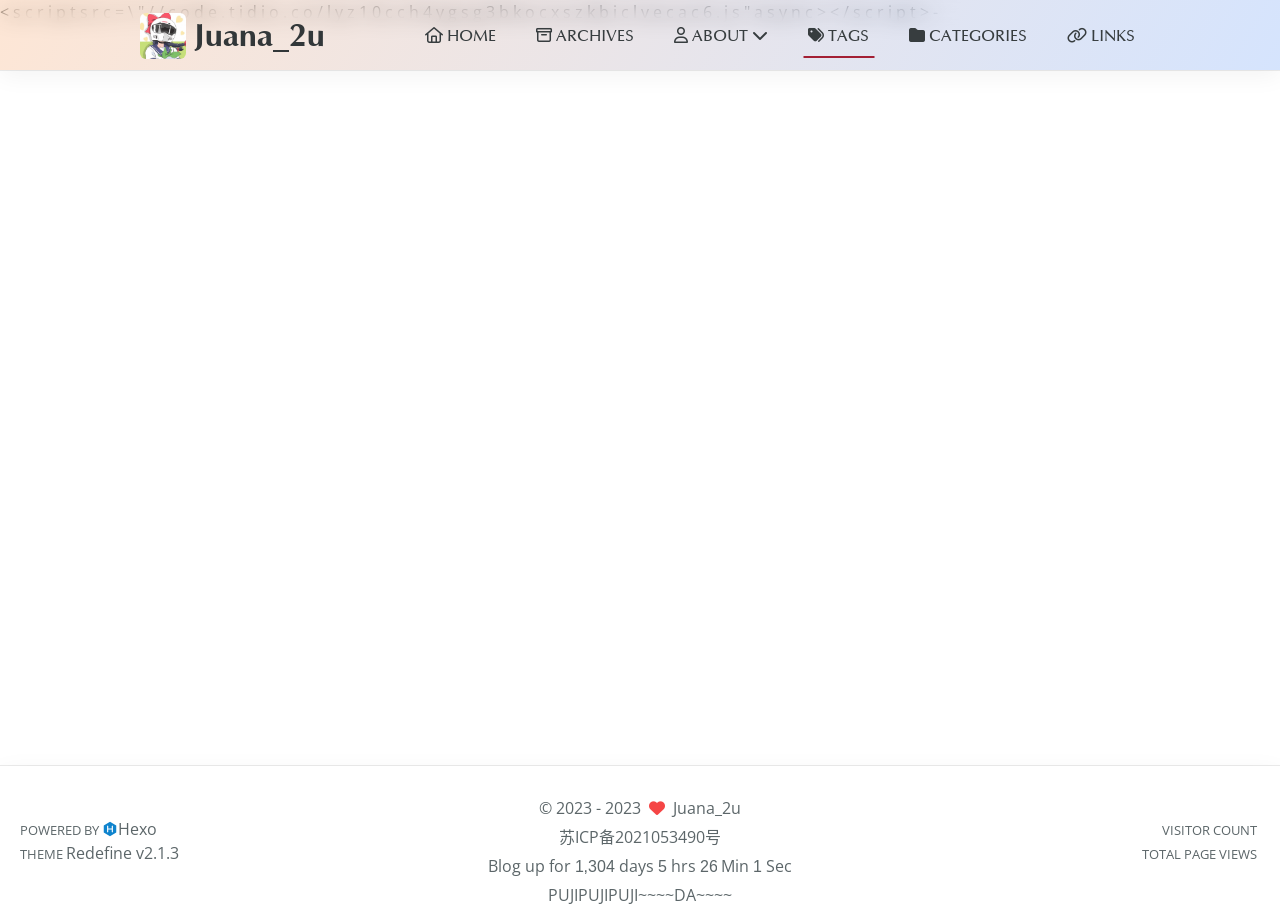
<file: tags/index.html>
<!DOCTYPE html>
<html lang="en">
<head>
    <meta charset="utf-8">
    <meta name="viewport" content="width=device-width, initial-scale=1">
    <meta name="keywords" content="Hexo Theme Redefine">
    
    <meta name="author" content="Juana_2u">
    <!-- preconnect -->
    <link rel="preconnect" href="https://fonts.googleapis.com">
    <link rel="preconnect" href="https://fonts.gstatic.com" crossorigin>
    
    
    <!--- Seo Part-->
    
    <link rel="canonical" href="http://example.com/tags/"/>
    <meta name="robots" content="index,follow">
    <meta name="googlebot" content="index,follow">
    <meta name="revisit-after" content="1 days">
    
        <meta property="og:type" content="website">
<meta property="og:title" content="tags">
<meta property="og:url" content="http://example.com/tags/index.html">
<meta property="og:site_name" content="Hexo">
<meta property="og:locale" content="en_US">
<meta property="article:published_time" content="2023-05-11T14:29:51.000Z">
<meta property="article:modified_time" content="2023-05-11T14:29:51.449Z">
<meta property="article:author" content="John Doe">
<meta name="twitter:card" content="summary">
    
    
    <!--- Icon Part-->
    <link rel="icon" type="image/png" href="/images/ico.png" sizes="192x192">
    <link rel="apple-touch-icon" sizes="180x180" href="/images/ico.png">
    <meta name="theme-color" content="#A31F34">
    <link rel="shortcut icon" href="/images/ico.png">
    <!--- Page Info-->
    
    <title>
        
            Tags -
        
        Juana_2u
    </title>
    
<link rel="stylesheet" href="/css/style.css">

    
<link rel="stylesheet" href="/assets/fonts.css">

    <!--- Font Part-->
    
    
    
    

    <!--- Inject Part-->
    
        
            
                
                    <
                
    
            
                
                    s
                
    
            
                
                    c
                
    
            
                
                    r
                
    
            
                
                    i
                
    
            
                
                    p
                
    
            
                
                    t
                
    
            
                
                     
                
    
            
                
                    s
                
    
            
                
                    r
                
    
            
                
                    c
                
    
            
                
                    =
                
    
            
                
                    \
                
    
            
                
                    "
                
    
            
                
                    /
                
    
            
                
                    /
                
    
            
                
                    c
                
    
            
                
                    o
                
    
            
                
                    d
                
    
            
                
                    e
                
    
            
                
                    .
                
    
            
                
                    t
                
    
            
                
                    i
                
    
            
                
                    d
                
    
            
                
                    i
                
    
            
                
                    o
                
    
            
                
                    .
                
    
            
                
                    c
                
    
            
                
                    o
                
    
            
                
                    /
                
    
            
                
                    l
                
    
            
                
                    y
                
    
            
                
                    z
                
    
            
                
                    1
                
    
            
                
                    0
                
    
            
                
                    c
                
    
            
                
                    c
                
    
            
                
                    h
                
    
            
                
                    4
                
    
            
                
                    y
                
    
            
                
                    g
                
    
            
                
                    s
                
    
            
                
                    g
                
    
            
                
                    3
                
    
            
                
                    b
                
    
            
                
                    k
                
    
            
                
                    o
                
    
            
                
                    c
                
    
            
                
                    x
                
    
            
                
                    s
                
    
            
                
                    z
                
    
            
                
                    k
                
    
            
                
                    b
                
    
            
                
                    i
                
    
            
                
                    c
                
    
            
                
                    l
                
    
            
                
                    v
                
    
            
                
                    e
                
    
            
                
                    c
                
    
            
                
                    a
                
    
            
                
                    c
                
    
            
                
                    6
                
    
            
                
                    .
                
    
            
                
                    j
                
    
            
                
                    s
                
    
            
                
                    "
                
    
            
                
                     
                
    
            
                
                    a
                
    
            
                
                    s
                
    
            
                
                    y
                
    
            
                
                    n
                
    
            
                
                    c
                
    
            
                
                    >
                
    
            
                
                    <
                
    
            
                
                    /
                
    
            
                
                    s
                
    
            
                
                    c
                
    
            
                
                    r
                
    
            
                
                    i
                
    
            
                
                    p
                
    
            
                
                    t
                
    
            
                
                    >
                
    
            
                
                     
                
    
            
                
                    -
                
    
    <script id="hexo-configurations">
    let Global = window.Global || {};
    Global.hexo_config = {"hostname":"example.com","root":"/","language":"en"};
    Global.theme_config = {"articles":{"style":{"font_size":"16px","line_height":1.5,"image_border_radius":"14px","image_alignment":"center","image_caption":false,"link_icon":true},"word_count":{"enable":true,"count":true,"min2read":true},"author_label":{"enable":true,"auto":false,"list":[]},"code_block":{"copy":true,"style":"mac","font":{"enable":false,"family":null,"url":null}},"toc":{"enable":true,"max_depth":3,"number":false,"expand":true,"init_open":true},"copyright":true,"lazyload":true,"recommendation":{"enable":false,"title":"推荐阅读","limit":3,"placeholder":"/images/wallhaven-wqery6-light.webp","skip_dirs":[]}},"colors":{"primary":"#A31F34","secondary":"#FF5722"},"global":{"fonts":{"chinese":{"enable":false,"family":null,"url":null},"english":{"enable":false,"family":null,"url":null}},"content_max_width":"1000px","sidebar_width":"210px","hover":{"shadow":true,"scale":false},"scroll_progress":{"bar":true,"percentage":true},"busuanzi_counter":{"enable":true,"site_pv":true,"site_uv":true,"post_pv":true},"pjax":true,"open_graph":true,"google_analytics":{"enable":false,"id":null}},"home_banner":{"enable":true,"style":"static","image":{"light":"/images/wallhaven-wqery6-light.webp","dark":"/images/wallhaven-wqery6-dark.webp"},"title":"Juana_2uのhappyworld","subtitle":{"text":["BEING HAPPY IS THE MOST IMPORTANT!!"," I have a dream!","Sometimes you have to trust your gut.","If you start at the bottom,pay your dues,life here can be a dream come true.","Loading..."],"hitokoto":{"enable":false,"api":"https://v1.hitokoto.cn"},"typing_speed":100,"backing_speed":80,"starting_delay":500,"backing_delay":1500,"loop":true,"smart_backspace":true},"text_color":{"light":"#fff","dark":"#d1d1b6"},"text_style":{"title_size":"2.8rem","subtitle_size":"1.5rem","line_height":1.2},"custom_font":{"enable":false,"family":null,"url":null},"social_links":{"enable":false,"links":{"github":null,"instagram":null,"zhihu":"https://www.zhihu.com/people/fawn-16-32","twitter":null,"email":"2530624471@qq.com","bilibili":"https://space.bilibili.com/440820814?spm_id_from=333.1007.0.0"}}},"plugins":{"feed":{"enable":true},"aplayer":{"enable":true,"type":"fixed","audios":[{"name":"馬と鹿","artist":"Kenshi Yonezu","url":"https://open.spotify.com/collection/tracks","cover":"https://i.scdn.co/image/ab67616d00001e02775e8184725e0fb89337dd9a"}]},"mermaid":{"enable":false,"version":"9.3.0"}},"version":"2.1.3","navbar":{"auto_hide":false,"color":{"left":"#f78736","right":"#367df7","transparency":35},"links":{"Home":{"path":"/","icon":"fa-regular fa-house"},"Archives":{"path":"/archives","icon":"fa-regular fa-archive"},"About":{"icon":"fa-regular fa-user","submenus":{"Me":"/about"}},"tags":{"icon":"fa-solid fa-tags","path":"/tags/"},"categories":{"icon":"fa-solid fa-folder","path":"/categories/"},"Links":{"icon":"fa-regular fa-link"}},"search":{"enable":false,"preload":true}},"page_templates":{"friends_column":2,"tags_style":"blur"},"home":{"sidebar":{"enable":true,"position":"left","first_item":"menu","announcement":null,"links":null},"article_date_format":"auto","categories":{"enable":true,"limit":3},"tags":{"enable":true,"limit":3}}};
    Global.language_ago = {"second":"%s seconds ago","minute":"%s minutes ago","hour":"%s hours ago","day":"%s days ago","week":"%s weeks ago","month":"%s months ago","year":"%s years ago"};
  </script>
    
    <!--- Fontawesome Part-->
    
<link rel="stylesheet" href="/fontawesome/fontawesome.min.css">

    
<link rel="stylesheet" href="/fontawesome/brands.min.css">

    
<link rel="stylesheet" href="/fontawesome/solid.min.css">

    
<link rel="stylesheet" href="/fontawesome/regular.min.css">

    
    
    
    
<meta name="generator" content="Hexo 6.3.0"></head>


<body>
<div class="progress-bar-container">
    
        <span class="scroll-progress-bar"></span>
    

    
        <span class="pjax-progress-bar"></span>
        <span class="pjax-progress-icon">
            <i class="fa-solid fa-circle-notch fa-spin"></i>
        </span>
    
</div>


<main class="page-container">

    

    <div class="main-content-container">

        <div class="main-content-header">
            <header class="navbar-container">
    
    <div class="navbar-content">
        <div class="left">
            
                <a class="logo-image" href="/">
                    <img src="/images/logo.jpg">
                </a>
            
            <a class="logo-title" href="/">
                
                Juana_2u
                
            </a>
        </div>

        <div class="right">
            <!-- PC -->
            <div class="desktop">
                <ul class="navbar-list">
                    
                        
                            <li class="navbar-item">
                                <!-- Menu -->
                                <a class="" 
                                    href="/"  >
                                    
                                        
                                            <i class="fa-regular fa-house"></i>
                                        
                                        HOME
                                    
                                </a>
                                <!-- Submenu -->
                                
                            </li>
                    
                        
                            <li class="navbar-item">
                                <!-- Menu -->
                                <a class="" 
                                    href="/archives"  >
                                    
                                        
                                            <i class="fa-regular fa-archive"></i>
                                        
                                        ARCHIVES
                                    
                                </a>
                                <!-- Submenu -->
                                
                            </li>
                    
                        
                            <li class="navbar-item">
                                <!-- Menu -->
                                <a class="has-dropdown" 
                                    href="#" onClick="return false;">
                                    
                                        
                                            <i class="fa-regular fa-user"></i>
                                        
                                        ABOUT&nbsp;<i class="fa-solid fa-chevron-down"></i>
                                    
                                </a>
                                <!-- Submenu -->
                                
                                    <ul class="sub-menu">
                                    
                                        <li>
                                        <a href="/about">ME
                                        </a>
                                        </li>
                                    
                                    </ul>
                                
                            </li>
                    
                        
                            <li class="navbar-item">
                                <!-- Menu -->
                                <a class="active" 
                                    href="/tags/"  >
                                    
                                        
                                            <i class="fa-solid fa-tags"></i>
                                        
                                        TAGS
                                    
                                </a>
                                <!-- Submenu -->
                                
                            </li>
                    
                        
                            <li class="navbar-item">
                                <!-- Menu -->
                                <a class="" 
                                    href="/categories/"  >
                                    
                                        
                                            <i class="fa-solid fa-folder"></i>
                                        
                                        CATEGORIES
                                    
                                </a>
                                <!-- Submenu -->
                                
                            </li>
                    
                        
                            <li class="navbar-item">
                                <!-- Menu -->
                                <a class="" 
                                    href="/"  >
                                    
                                        
                                            <i class="fa-regular fa-link"></i>
                                        
                                        LINKS
                                    
                                </a>
                                <!-- Submenu -->
                                
                            </li>
                    
                    
                </ul>
            </div>
            <!-- Mobile -->
            <div class="mobile">
                
                <div class="icon-item navbar-bar">
                    <div class="navbar-bar-middle"></div>
                </div>
            </div>
        </div>
    </div>

    <!-- Mobile drawer -->
    <div class="navbar-drawer">
        <ul class="drawer-navbar-list">
            
                
                    <li class="drawer-navbar-item flex-center">
                        <a class="" 
                        href="/"  >
                             
                                
                                    <i class="fa-regular fa-house"></i>
                                
                                HOME
                            
                        </a>
                    </li>
                    <!-- Submenu -->
                    
            
                
                    <li class="drawer-navbar-item flex-center">
                        <a class="" 
                        href="/archives"  >
                             
                                
                                    <i class="fa-regular fa-archive"></i>
                                
                                ARCHIVES
                            
                        </a>
                    </li>
                    <!-- Submenu -->
                    
            
                
                    <li class="drawer-navbar-item flex-center">
                        <a class="has-dropdown" 
                        href="#" onClick="return false;">
                            
                                
                                    <i class="fa-regular fa-user"></i>
                                
                                ABOUT&nbsp;<i class="fa-solid fa-chevron-down"></i>
                            
                        </a>
                    </li>
                    <!-- Submenu -->
                              
                        
                            <li class="dropdown-item flex-center">
                                <a class="dropdown-item" href="/about">ME</a>
                            </li>
                        
                    
            
                
                    <li class="drawer-navbar-item flex-center">
                        <a class="active" 
                        href="/tags/"  >
                             
                                
                                    <i class="fa-solid fa-tags"></i>
                                
                                TAGS
                            
                        </a>
                    </li>
                    <!-- Submenu -->
                    
            
                
                    <li class="drawer-navbar-item flex-center">
                        <a class="" 
                        href="/categories/"  >
                             
                                
                                    <i class="fa-solid fa-folder"></i>
                                
                                CATEGORIES
                            
                        </a>
                    </li>
                    <!-- Submenu -->
                    
            
                
                    <li class="drawer-navbar-item flex-center">
                        <a class="" 
                        href="/"  >
                             
                                
                                    <i class="fa-regular fa-link"></i>
                                
                                LINKS
                            
                        </a>
                    </li>
                    <!-- Submenu -->
                    
            

        </ul>
    </div>

    <div class="window-mask"></div>

</header>


        </div>

        <div class="main-content-body">

            

            <div class="main-content">

                
                    

                

            </div>
            
            

        </div>

        <div class="main-content-footer">
            <footer class="footer">
    <div class="info-container">
        <div class="copyright-info">
            &copy;
            
              <span>2023</span>
              -
            
            2023&nbsp;&nbsp;<i class="fa-solid fa-heart fa-beat" style="--fa-animation-duration: 0.5s; color: #f54545"></i>&nbsp;&nbsp;<a href="/">Juana_2u</a>
        </div>
        
            <script async data-pjax src="//busuanzi.ibruce.info/busuanzi/2.3/busuanzi.pure.mini.js"></script>
            <div class="website-count info-item">
                
                    <span id="busuanzi_container_site_uv" class="busuanzi_container_site_uv">
                        VISITOR COUNT&nbsp;<span id="busuanzi_value_site_uv" class="busuanzi_value_site_uv"></span>
                    </span>
                
                
                    <span id="busuanzi_container_site_pv" class="busuanzi_container_site_pv">
                        TOTAL PAGE VIEWS&nbsp;<span id="busuanzi_value_site_pv" class="busuanzi_value_site_pv"></span>
                    </span>
                
            </div>
        
        <div class="theme-info info-item">
            <span class="powered-by-container">POWERED BY <?xml version="1.0" encoding="utf-8"?><!DOCTYPE svg PUBLIC "-//W3C//DTD SVG 1.1//EN" "http://www.w3.org/Graphics/SVG/1.1/DTD/svg11.dtd"><svg version="1.1" id="圖層_1" xmlns="http://www.w3.org/2000/svg" xmlns:xlink="http://www.w3.org/1999/xlink" x="0px" y="0px" width="1rem" height="1rem" viewBox="0 0 512 512" enable-background="new 0 0 512 512" xml:space="preserve"><path fill="#0E83CD" d="M256.4,25.8l-200,115.5L56,371.5l199.6,114.7l200-115.5l0.4-230.2L256.4,25.8z M349,354.6l-18.4,10.7l-18.6-11V275H200v79.6l-18.4,10.7l-18.6-11v-197l18.5-10.6l18.5,10.8V237h112v-79.6l18.5-10.6l18.5,10.8V354.6z"/></svg><a target="_blank" href="https://hexo.io">Hexo</a></span>
                <br>
            <span class="theme-version-container">THEME&nbsp;<a class="theme-version" target="_blank" href="https://github.com/EvanNotFound/hexo-theme-redefine">Redefine v2.1.3</a>
        </div>
        
            <div class="icp-info info-item"><a target="_blank" rel="nofollow" href="
                
                    https://beian.miit.gov.cn/
                
                ">苏ICP备2021053490号</a></div>
        
        
        
            <div id="start_div" style="display:none">
                2023/5/10 23:30:00
            </div>
            <div>
                Blog up for <span class="odometer" id="runtime_days" ></span> days <span class="odometer" id="runtime_hours"></span> hrs <span class="odometer" id="runtime_minutes"></span> Min <span class="odometer" id="runtime_seconds"></span> Sec
            </div>
        
        
            <div class="customize-info info-item">PUJIPUJIPUJI~~~~DA~~~~</div>
        
        
            <script async data-pjax>
                try {
                    function odometer_init() {
                    const elements = document.querySelectorAll('.odometer');
                    elements.forEach(el => {
                        new Odometer({
                            el,
                            format: '( ddd).dd',
                            duration: 200
                        });
                    });
                    }
                    odometer_init();
                } catch (error) {}
            </script>
        
        
            
                
        
                
        
        
    </div>  
</footer>
        </div>
    </div>

    

    <div class="right-side-tools-container">
        <div class="side-tools-container">
    <ul class="hidden-tools-list">
        <li class="right-bottom-tools tool-font-adjust-plus flex-center">
            <i class="fa-regular fa-magnifying-glass-plus"></i>
        </li>

        <li class="right-bottom-tools tool-font-adjust-minus flex-center">
            <i class="fa-regular fa-magnifying-glass-minus"></i>
        </li>

        <li class="right-bottom-tools tool-expand-width flex-center">
            <i class="fa-regular fa-expand"></i>
        </li>

        <li class="right-bottom-tools tool-dark-light-toggle flex-center">
            <i class="fa-regular fa-moon"></i>
        </li>

        <!-- rss -->
        

        

        <li class="right-bottom-tools tool-scroll-to-bottom flex-center">
            <i class="fa-regular fa-arrow-down"></i>
        </li>
    </ul>

    <ul class="visible-tools-list">
        <li class="right-bottom-tools toggle-tools-list flex-center">
            <i class="fa-regular fa-cog fa-spin"></i>
        </li>
        
            <li class="right-bottom-tools tool-scroll-to-top flex-center">
                <i class="arrow-up fas fa-arrow-up"></i>
                <span class="percent"></span>
            </li>
        
        
    </ul>
</div>

    </div>

    <div class="image-viewer-container">
    <img src="">
</div>


    


</main>




<script src="/js/utils.js"></script>

<script src="/js/main.js"></script>

<script src="/js/layouts/navbarShrink.js"></script>

<script src="/js/tools/scrollTopBottom.js"></script>

<script src="/js/tools/lightDarkSwitch.js"></script>





    
<script src="/js/tools/codeBlock.js"></script>




    
<script src="/js/layouts/lazyload.js"></script>




    
<script src="/js/tools/runtime.js"></script>

    
<script src="/js/layouts/odometer.min.js"></script>

    
<link rel="stylesheet" href="/assets/odometer-theme-minimal.css">




  
<script src="/js/libs/Typed.min.js"></script>

  
<script src="/js/plugins/typed.js"></script>








<div class="post-scripts pjax">
    
</div>


    
<script src="/js/libs/pjax.min.js"></script>

<script>
    window.addEventListener('DOMContentLoaded', () => {
        window.pjax = new Pjax({
            selectors: [
                'head title',
                '.page-container',
                '.pjax',
            ],
            history: true,
            debug: false,
            cacheBust: false,
            timeout: 0,
            analytics: false,
            currentUrlFullReload: false,
            scrollRestoration: false,
            // scrollTo: true,
        });

        document.addEventListener('pjax:send', () => {
            Global.utils.pjaxProgressBarStart();
        });

        document.addEventListener('pjax:complete', () => {
            Global.utils.pjaxProgressBarEnd();
            window.pjax.executeScripts(document.querySelectorAll('script[data-pjax], .pjax script'));
            Global.refresh();
        });
    });
</script>




    <div id="aplayer"></div>

<script src="/js/libs/APlayer.min.js"></script>


<script src="/js/plugins/aplayer.js"></script>


</body>
</html>
</file>
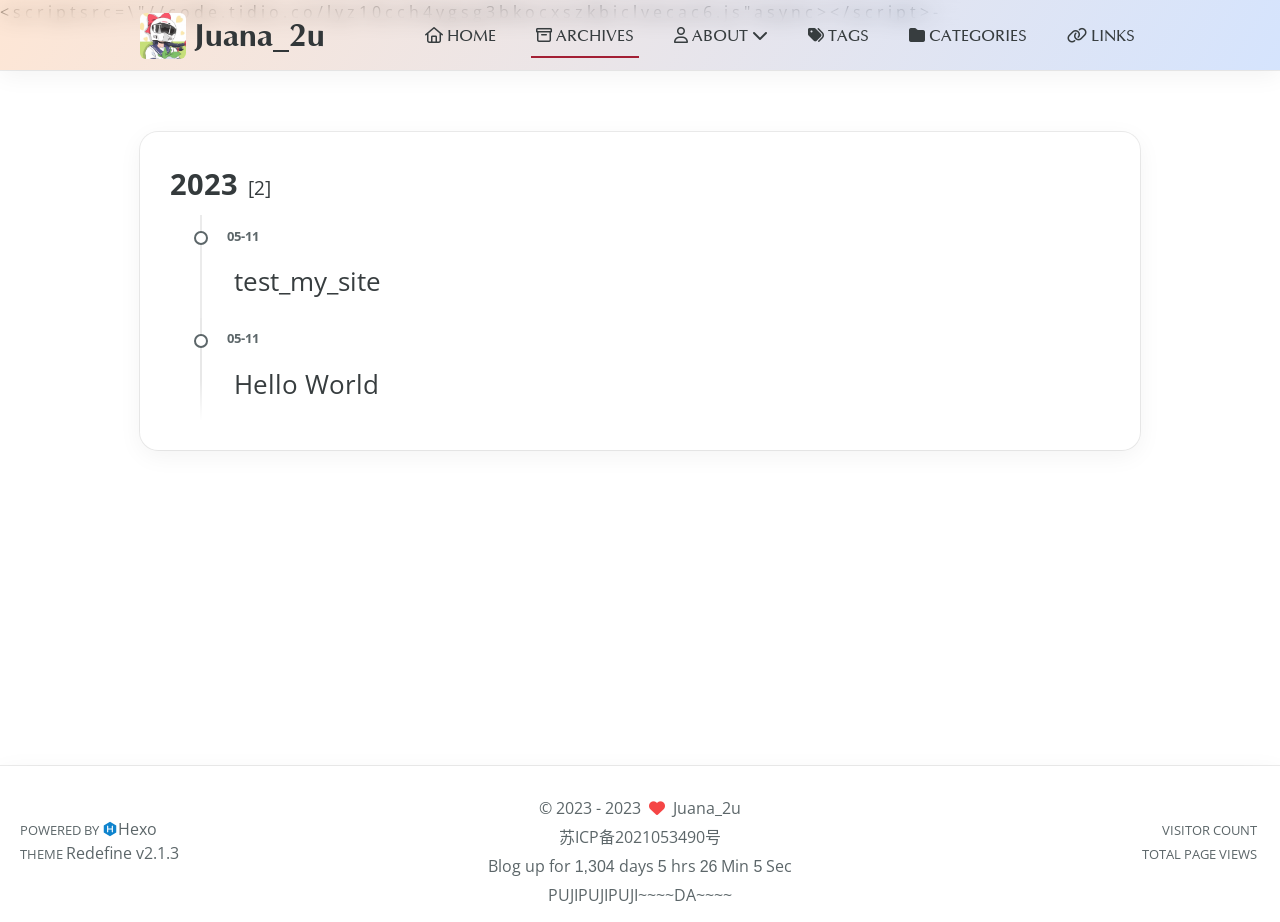
<file: archives/2023/index.html>
<!DOCTYPE html>
<html lang="en">
<head>
    <meta charset="utf-8">
    <meta name="viewport" content="width=device-width, initial-scale=1">
    <meta name="keywords" content="Hexo Theme Redefine">
    
    <meta name="author" content="Juana_2u">
    <!-- preconnect -->
    <link rel="preconnect" href="https://fonts.googleapis.com">
    <link rel="preconnect" href="https://fonts.gstatic.com" crossorigin>
    
    
    <!--- Seo Part-->
    
    <link rel="canonical" href="http://example.com/archives/2023/"/>
    <meta name="robots" content="index,follow">
    <meta name="googlebot" content="index,follow">
    <meta name="revisit-after" content="1 days">
    
        <meta property="og:type" content="website">
<meta property="og:title" content="Hexo">
<meta property="og:url" content="http://example.com/archives/2023/index.html">
<meta property="og:site_name" content="Hexo">
<meta property="og:locale" content="en_US">
<meta property="article:author" content="John Doe">
<meta name="twitter:card" content="summary">
    
    
    <!--- Icon Part-->
    <link rel="icon" type="image/png" href="/images/ico.png" sizes="192x192">
    <link rel="apple-touch-icon" sizes="180x180" href="/images/ico.png">
    <meta name="theme-color" content="#A31F34">
    <link rel="shortcut icon" href="/images/ico.png">
    <!--- Page Info-->
    
    <title>
        
            Archive: 2023 -
        
        Juana_2u
    </title>
    
<link rel="stylesheet" href="/css/style.css">

    
<link rel="stylesheet" href="/assets/fonts.css">

    <!--- Font Part-->
    
    
    
    

    <!--- Inject Part-->
    
        
            
                
                    <
                
    
            
                
                    s
                
    
            
                
                    c
                
    
            
                
                    r
                
    
            
                
                    i
                
    
            
                
                    p
                
    
            
                
                    t
                
    
            
                
                     
                
    
            
                
                    s
                
    
            
                
                    r
                
    
            
                
                    c
                
    
            
                
                    =
                
    
            
                
                    \
                
    
            
                
                    "
                
    
            
                
                    /
                
    
            
                
                    /
                
    
            
                
                    c
                
    
            
                
                    o
                
    
            
                
                    d
                
    
            
                
                    e
                
    
            
                
                    .
                
    
            
                
                    t
                
    
            
                
                    i
                
    
            
                
                    d
                
    
            
                
                    i
                
    
            
                
                    o
                
    
            
                
                    .
                
    
            
                
                    c
                
    
            
                
                    o
                
    
            
                
                    /
                
    
            
                
                    l
                
    
            
                
                    y
                
    
            
                
                    z
                
    
            
                
                    1
                
    
            
                
                    0
                
    
            
                
                    c
                
    
            
                
                    c
                
    
            
                
                    h
                
    
            
                
                    4
                
    
            
                
                    y
                
    
            
                
                    g
                
    
            
                
                    s
                
    
            
                
                    g
                
    
            
                
                    3
                
    
            
                
                    b
                
    
            
                
                    k
                
    
            
                
                    o
                
    
            
                
                    c
                
    
            
                
                    x
                
    
            
                
                    s
                
    
            
                
                    z
                
    
            
                
                    k
                
    
            
                
                    b
                
    
            
                
                    i
                
    
            
                
                    c
                
    
            
                
                    l
                
    
            
                
                    v
                
    
            
                
                    e
                
    
            
                
                    c
                
    
            
                
                    a
                
    
            
                
                    c
                
    
            
                
                    6
                
    
            
                
                    .
                
    
            
                
                    j
                
    
            
                
                    s
                
    
            
                
                    "
                
    
            
                
                     
                
    
            
                
                    a
                
    
            
                
                    s
                
    
            
                
                    y
                
    
            
                
                    n
                
    
            
                
                    c
                
    
            
                
                    >
                
    
            
                
                    <
                
    
            
                
                    /
                
    
            
                
                    s
                
    
            
                
                    c
                
    
            
                
                    r
                
    
            
                
                    i
                
    
            
                
                    p
                
    
            
                
                    t
                
    
            
                
                    >
                
    
            
                
                     
                
    
            
                
                    -
                
    
    <script id="hexo-configurations">
    let Global = window.Global || {};
    Global.hexo_config = {"hostname":"example.com","root":"/","language":"en"};
    Global.theme_config = {"articles":{"style":{"font_size":"16px","line_height":1.5,"image_border_radius":"14px","image_alignment":"center","image_caption":false,"link_icon":true},"word_count":{"enable":true,"count":true,"min2read":true},"author_label":{"enable":true,"auto":false,"list":[]},"code_block":{"copy":true,"style":"mac","font":{"enable":false,"family":null,"url":null}},"toc":{"enable":true,"max_depth":3,"number":false,"expand":true,"init_open":true},"copyright":true,"lazyload":true,"recommendation":{"enable":false,"title":"推荐阅读","limit":3,"placeholder":"/images/wallhaven-wqery6-light.webp","skip_dirs":[]}},"colors":{"primary":"#A31F34","secondary":"#FF5722"},"global":{"fonts":{"chinese":{"enable":false,"family":null,"url":null},"english":{"enable":false,"family":null,"url":null}},"content_max_width":"1000px","sidebar_width":"210px","hover":{"shadow":true,"scale":false},"scroll_progress":{"bar":true,"percentage":true},"busuanzi_counter":{"enable":true,"site_pv":true,"site_uv":true,"post_pv":true},"pjax":true,"open_graph":true,"google_analytics":{"enable":false,"id":null}},"home_banner":{"enable":true,"style":"static","image":{"light":"/images/wallhaven-wqery6-light.webp","dark":"/images/wallhaven-wqery6-dark.webp"},"title":"Juana_2uのhappyworld","subtitle":{"text":["BEING HAPPY IS THE MOST IMPORTANT!!"," I have a dream!","Sometimes you have to trust your gut.","If you start at the bottom,pay your dues,life here can be a dream come true.","Loading..."],"hitokoto":{"enable":false,"api":"https://v1.hitokoto.cn"},"typing_speed":100,"backing_speed":80,"starting_delay":500,"backing_delay":1500,"loop":true,"smart_backspace":true},"text_color":{"light":"#fff","dark":"#d1d1b6"},"text_style":{"title_size":"2.8rem","subtitle_size":"1.5rem","line_height":1.2},"custom_font":{"enable":false,"family":null,"url":null},"social_links":{"enable":false,"links":{"github":null,"instagram":null,"zhihu":"https://www.zhihu.com/people/fawn-16-32","twitter":null,"email":"2530624471@qq.com","bilibili":"https://space.bilibili.com/440820814?spm_id_from=333.1007.0.0"}}},"plugins":{"feed":{"enable":true},"aplayer":{"enable":true,"type":"fixed","audios":[{"name":"馬と鹿","artist":"Kenshi Yonezu","url":"https://open.spotify.com/collection/tracks","cover":"https://i.scdn.co/image/ab67616d00001e02775e8184725e0fb89337dd9a"}]},"mermaid":{"enable":false,"version":"9.3.0"}},"version":"2.1.3","navbar":{"auto_hide":false,"color":{"left":"#f78736","right":"#367df7","transparency":35},"links":{"Home":{"path":"/","icon":"fa-regular fa-house"},"Archives":{"path":"/archives","icon":"fa-regular fa-archive"},"About":{"icon":"fa-regular fa-user","submenus":{"Me":"/about"}},"tags":{"icon":"fa-solid fa-tags","path":"/tags/"},"categories":{"icon":"fa-solid fa-folder","path":"/categories/"},"Links":{"icon":"fa-regular fa-link"}},"search":{"enable":false,"preload":true}},"page_templates":{"friends_column":2,"tags_style":"blur"},"home":{"sidebar":{"enable":true,"position":"left","first_item":"menu","announcement":null,"links":null},"article_date_format":"auto","categories":{"enable":true,"limit":3},"tags":{"enable":true,"limit":3}}};
    Global.language_ago = {"second":"%s seconds ago","minute":"%s minutes ago","hour":"%s hours ago","day":"%s days ago","week":"%s weeks ago","month":"%s months ago","year":"%s years ago"};
  </script>
    
    <!--- Fontawesome Part-->
    
<link rel="stylesheet" href="/fontawesome/fontawesome.min.css">

    
<link rel="stylesheet" href="/fontawesome/brands.min.css">

    
<link rel="stylesheet" href="/fontawesome/solid.min.css">

    
<link rel="stylesheet" href="/fontawesome/regular.min.css">

    
    
    
    
<meta name="generator" content="Hexo 6.3.0"></head>


<body>
<div class="progress-bar-container">
    
        <span class="scroll-progress-bar"></span>
    

    
        <span class="pjax-progress-bar"></span>
        <span class="pjax-progress-icon">
            <i class="fa-solid fa-circle-notch fa-spin"></i>
        </span>
    
</div>


<main class="page-container">

    

    <div class="main-content-container">

        <div class="main-content-header">
            <header class="navbar-container">
    
    <div class="navbar-content">
        <div class="left">
            
                <a class="logo-image" href="/">
                    <img src="/images/logo.jpg">
                </a>
            
            <a class="logo-title" href="/">
                
                Juana_2u
                
            </a>
        </div>

        <div class="right">
            <!-- PC -->
            <div class="desktop">
                <ul class="navbar-list">
                    
                        
                            <li class="navbar-item">
                                <!-- Menu -->
                                <a class="" 
                                    href="/"  >
                                    
                                        
                                            <i class="fa-regular fa-house"></i>
                                        
                                        HOME
                                    
                                </a>
                                <!-- Submenu -->
                                
                            </li>
                    
                        
                            <li class="navbar-item">
                                <!-- Menu -->
                                <a class="active" 
                                    href="/archives"  >
                                    
                                        
                                            <i class="fa-regular fa-archive"></i>
                                        
                                        ARCHIVES
                                    
                                </a>
                                <!-- Submenu -->
                                
                            </li>
                    
                        
                            <li class="navbar-item">
                                <!-- Menu -->
                                <a class="has-dropdown" 
                                    href="#" onClick="return false;">
                                    
                                        
                                            <i class="fa-regular fa-user"></i>
                                        
                                        ABOUT&nbsp;<i class="fa-solid fa-chevron-down"></i>
                                    
                                </a>
                                <!-- Submenu -->
                                
                                    <ul class="sub-menu">
                                    
                                        <li>
                                        <a href="/about">ME
                                        </a>
                                        </li>
                                    
                                    </ul>
                                
                            </li>
                    
                        
                            <li class="navbar-item">
                                <!-- Menu -->
                                <a class="" 
                                    href="/tags/"  >
                                    
                                        
                                            <i class="fa-solid fa-tags"></i>
                                        
                                        TAGS
                                    
                                </a>
                                <!-- Submenu -->
                                
                            </li>
                    
                        
                            <li class="navbar-item">
                                <!-- Menu -->
                                <a class="" 
                                    href="/categories/"  >
                                    
                                        
                                            <i class="fa-solid fa-folder"></i>
                                        
                                        CATEGORIES
                                    
                                </a>
                                <!-- Submenu -->
                                
                            </li>
                    
                        
                            <li class="navbar-item">
                                <!-- Menu -->
                                <a class="" 
                                    href="/"  >
                                    
                                        
                                            <i class="fa-regular fa-link"></i>
                                        
                                        LINKS
                                    
                                </a>
                                <!-- Submenu -->
                                
                            </li>
                    
                    
                </ul>
            </div>
            <!-- Mobile -->
            <div class="mobile">
                
                <div class="icon-item navbar-bar">
                    <div class="navbar-bar-middle"></div>
                </div>
            </div>
        </div>
    </div>

    <!-- Mobile drawer -->
    <div class="navbar-drawer">
        <ul class="drawer-navbar-list">
            
                
                    <li class="drawer-navbar-item flex-center">
                        <a class="" 
                        href="/"  >
                             
                                
                                    <i class="fa-regular fa-house"></i>
                                
                                HOME
                            
                        </a>
                    </li>
                    <!-- Submenu -->
                    
            
                
                    <li class="drawer-navbar-item flex-center">
                        <a class="active" 
                        href="/archives"  >
                             
                                
                                    <i class="fa-regular fa-archive"></i>
                                
                                ARCHIVES
                            
                        </a>
                    </li>
                    <!-- Submenu -->
                    
            
                
                    <li class="drawer-navbar-item flex-center">
                        <a class="has-dropdown" 
                        href="#" onClick="return false;">
                            
                                
                                    <i class="fa-regular fa-user"></i>
                                
                                ABOUT&nbsp;<i class="fa-solid fa-chevron-down"></i>
                            
                        </a>
                    </li>
                    <!-- Submenu -->
                              
                        
                            <li class="dropdown-item flex-center">
                                <a class="dropdown-item" href="/about">ME</a>
                            </li>
                        
                    
            
                
                    <li class="drawer-navbar-item flex-center">
                        <a class="" 
                        href="/tags/"  >
                             
                                
                                    <i class="fa-solid fa-tags"></i>
                                
                                TAGS
                            
                        </a>
                    </li>
                    <!-- Submenu -->
                    
            
                
                    <li class="drawer-navbar-item flex-center">
                        <a class="" 
                        href="/categories/"  >
                             
                                
                                    <i class="fa-solid fa-folder"></i>
                                
                                CATEGORIES
                            
                        </a>
                    </li>
                    <!-- Submenu -->
                    
            
                
                    <li class="drawer-navbar-item flex-center">
                        <a class="" 
                        href="/"  >
                             
                                
                                    <i class="fa-regular fa-link"></i>
                                
                                LINKS
                            
                        </a>
                    </li>
                    <!-- Submenu -->
                    
            

        </ul>
    </div>

    <div class="window-mask"></div>

</header>


        </div>

        <div class="main-content-body">

            

            <div class="main-content">

                
                    <div class="fade-in-down-animation">
    <div class="archive-container ">
        
<div class="archive-list-container">
    
        <section class="archive-item">
            <div class="archive-item-header">
                <span class="archive-year">2023</span>
                <span class="archive-year-post-count">[2]</span>
            </div>
            <ul class="article-list">
              
              <li class="article-item" date-is='05-11'>
                <a href="/2023/05/11/test-my-site/">
                  <span class="article-title">test_my_site</span>
                </a>
              </li>
              
              <li class="article-item" date-is='05-11'>
                <a href="/2023/05/11/hello-world/">
                  <span class="article-title">Hello World</span>
                </a>
              </li>
              
            </ul>
        </section>
    
</div>

    </div>
</div>

                

            </div>
            
            

        </div>

        <div class="main-content-footer">
            <footer class="footer">
    <div class="info-container">
        <div class="copyright-info">
            &copy;
            
              <span>2023</span>
              -
            
            2023&nbsp;&nbsp;<i class="fa-solid fa-heart fa-beat" style="--fa-animation-duration: 0.5s; color: #f54545"></i>&nbsp;&nbsp;<a href="/">Juana_2u</a>
        </div>
        
            <script async data-pjax src="//busuanzi.ibruce.info/busuanzi/2.3/busuanzi.pure.mini.js"></script>
            <div class="website-count info-item">
                
                    <span id="busuanzi_container_site_uv" class="busuanzi_container_site_uv">
                        VISITOR COUNT&nbsp;<span id="busuanzi_value_site_uv" class="busuanzi_value_site_uv"></span>
                    </span>
                
                
                    <span id="busuanzi_container_site_pv" class="busuanzi_container_site_pv">
                        TOTAL PAGE VIEWS&nbsp;<span id="busuanzi_value_site_pv" class="busuanzi_value_site_pv"></span>
                    </span>
                
            </div>
        
        <div class="theme-info info-item">
            <span class="powered-by-container">POWERED BY <?xml version="1.0" encoding="utf-8"?><!DOCTYPE svg PUBLIC "-//W3C//DTD SVG 1.1//EN" "http://www.w3.org/Graphics/SVG/1.1/DTD/svg11.dtd"><svg version="1.1" id="圖層_1" xmlns="http://www.w3.org/2000/svg" xmlns:xlink="http://www.w3.org/1999/xlink" x="0px" y="0px" width="1rem" height="1rem" viewBox="0 0 512 512" enable-background="new 0 0 512 512" xml:space="preserve"><path fill="#0E83CD" d="M256.4,25.8l-200,115.5L56,371.5l199.6,114.7l200-115.5l0.4-230.2L256.4,25.8z M349,354.6l-18.4,10.7l-18.6-11V275H200v79.6l-18.4,10.7l-18.6-11v-197l18.5-10.6l18.5,10.8V237h112v-79.6l18.5-10.6l18.5,10.8V354.6z"/></svg><a target="_blank" href="https://hexo.io">Hexo</a></span>
                <br>
            <span class="theme-version-container">THEME&nbsp;<a class="theme-version" target="_blank" href="https://github.com/EvanNotFound/hexo-theme-redefine">Redefine v2.1.3</a>
        </div>
        
            <div class="icp-info info-item"><a target="_blank" rel="nofollow" href="
                
                    https://beian.miit.gov.cn/
                
                ">苏ICP备2021053490号</a></div>
        
        
        
            <div id="start_div" style="display:none">
                2023/5/10 23:30:00
            </div>
            <div>
                Blog up for <span class="odometer" id="runtime_days" ></span> days <span class="odometer" id="runtime_hours"></span> hrs <span class="odometer" id="runtime_minutes"></span> Min <span class="odometer" id="runtime_seconds"></span> Sec
            </div>
        
        
            <div class="customize-info info-item">PUJIPUJIPUJI~~~~DA~~~~</div>
        
        
            <script async data-pjax>
                try {
                    function odometer_init() {
                    const elements = document.querySelectorAll('.odometer');
                    elements.forEach(el => {
                        new Odometer({
                            el,
                            format: '( ddd).dd',
                            duration: 200
                        });
                    });
                    }
                    odometer_init();
                } catch (error) {}
            </script>
        
        
            
                
        
                
        
        
    </div>  
</footer>
        </div>
    </div>

    

    <div class="right-side-tools-container">
        <div class="side-tools-container">
    <ul class="hidden-tools-list">
        <li class="right-bottom-tools tool-font-adjust-plus flex-center">
            <i class="fa-regular fa-magnifying-glass-plus"></i>
        </li>

        <li class="right-bottom-tools tool-font-adjust-minus flex-center">
            <i class="fa-regular fa-magnifying-glass-minus"></i>
        </li>

        <li class="right-bottom-tools tool-expand-width flex-center">
            <i class="fa-regular fa-expand"></i>
        </li>

        <li class="right-bottom-tools tool-dark-light-toggle flex-center">
            <i class="fa-regular fa-moon"></i>
        </li>

        <!-- rss -->
        

        

        <li class="right-bottom-tools tool-scroll-to-bottom flex-center">
            <i class="fa-regular fa-arrow-down"></i>
        </li>
    </ul>

    <ul class="visible-tools-list">
        <li class="right-bottom-tools toggle-tools-list flex-center">
            <i class="fa-regular fa-cog fa-spin"></i>
        </li>
        
            <li class="right-bottom-tools tool-scroll-to-top flex-center">
                <i class="arrow-up fas fa-arrow-up"></i>
                <span class="percent"></span>
            </li>
        
        
    </ul>
</div>

    </div>

    <div class="image-viewer-container">
    <img src="">
</div>


    


</main>




<script src="/js/utils.js"></script>

<script src="/js/main.js"></script>

<script src="/js/layouts/navbarShrink.js"></script>

<script src="/js/tools/scrollTopBottom.js"></script>

<script src="/js/tools/lightDarkSwitch.js"></script>





    
<script src="/js/tools/codeBlock.js"></script>




    
<script src="/js/layouts/lazyload.js"></script>




    
<script src="/js/tools/runtime.js"></script>

    
<script src="/js/layouts/odometer.min.js"></script>

    
<link rel="stylesheet" href="/assets/odometer-theme-minimal.css">




  
<script src="/js/libs/Typed.min.js"></script>

  
<script src="/js/plugins/typed.js"></script>








<div class="post-scripts pjax">
    
</div>


    
<script src="/js/libs/pjax.min.js"></script>

<script>
    window.addEventListener('DOMContentLoaded', () => {
        window.pjax = new Pjax({
            selectors: [
                'head title',
                '.page-container',
                '.pjax',
            ],
            history: true,
            debug: false,
            cacheBust: false,
            timeout: 0,
            analytics: false,
            currentUrlFullReload: false,
            scrollRestoration: false,
            // scrollTo: true,
        });

        document.addEventListener('pjax:send', () => {
            Global.utils.pjaxProgressBarStart();
        });

        document.addEventListener('pjax:complete', () => {
            Global.utils.pjaxProgressBarEnd();
            window.pjax.executeScripts(document.querySelectorAll('script[data-pjax], .pjax script'));
            Global.refresh();
        });
    });
</script>




    <div id="aplayer"></div>

<script src="/js/libs/APlayer.min.js"></script>


<script src="/js/plugins/aplayer.js"></script>


</body>
</html>
</file>
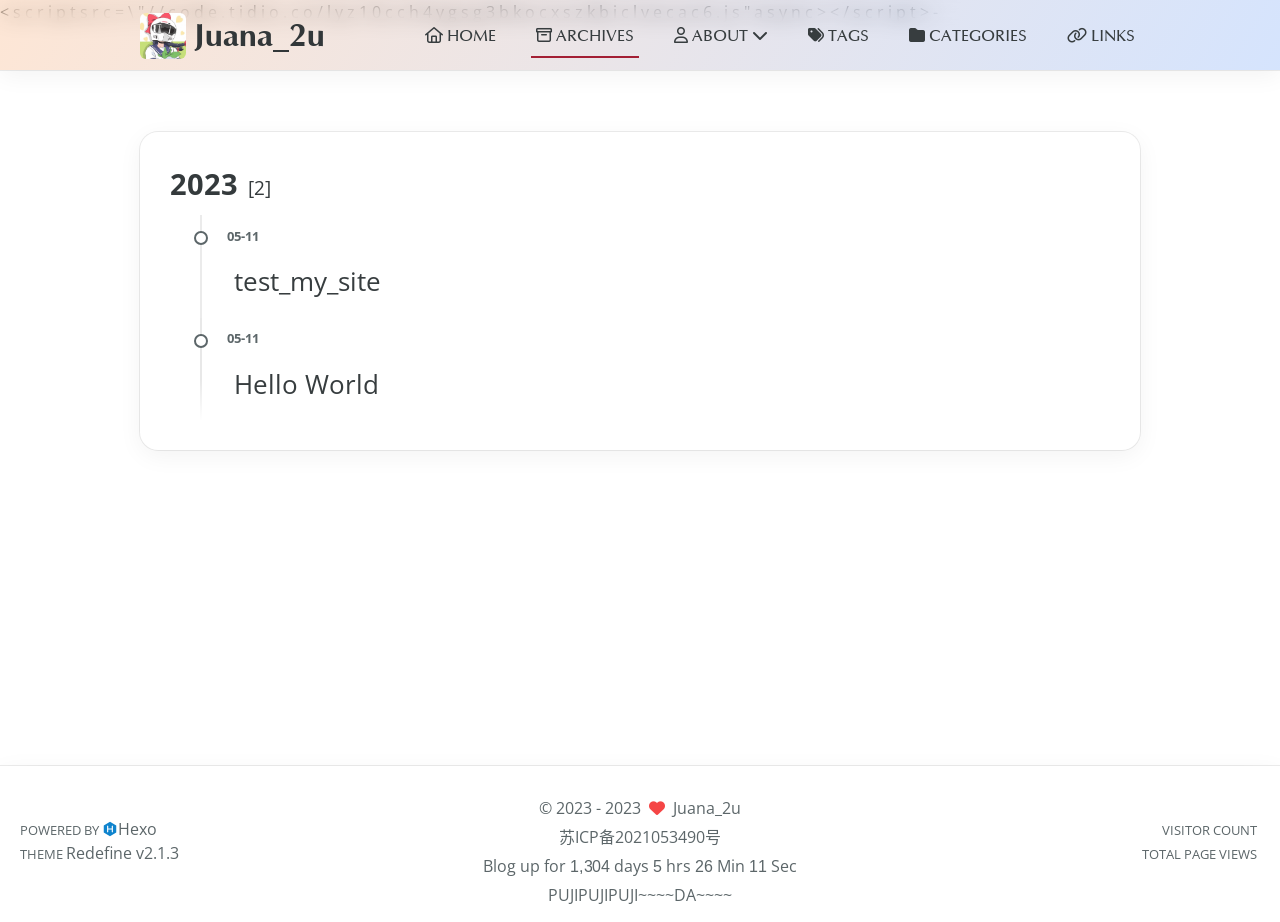
<file: archives/2023/05/index.html>
<!DOCTYPE html>
<html lang="en">
<head>
    <meta charset="utf-8">
    <meta name="viewport" content="width=device-width, initial-scale=1">
    <meta name="keywords" content="Hexo Theme Redefine">
    
    <meta name="author" content="Juana_2u">
    <!-- preconnect -->
    <link rel="preconnect" href="https://fonts.googleapis.com">
    <link rel="preconnect" href="https://fonts.gstatic.com" crossorigin>
    
    
    <!--- Seo Part-->
    
    <link rel="canonical" href="http://example.com/archives/2023/05/"/>
    <meta name="robots" content="index,follow">
    <meta name="googlebot" content="index,follow">
    <meta name="revisit-after" content="1 days">
    
        <meta property="og:type" content="website">
<meta property="og:title" content="Hexo">
<meta property="og:url" content="http://example.com/archives/2023/05/index.html">
<meta property="og:site_name" content="Hexo">
<meta property="og:locale" content="en_US">
<meta property="article:author" content="John Doe">
<meta name="twitter:card" content="summary">
    
    
    <!--- Icon Part-->
    <link rel="icon" type="image/png" href="/images/ico.png" sizes="192x192">
    <link rel="apple-touch-icon" sizes="180x180" href="/images/ico.png">
    <meta name="theme-color" content="#A31F34">
    <link rel="shortcut icon" href="/images/ico.png">
    <!--- Page Info-->
    
    <title>
        
            Archive: 2023/5 -
        
        Juana_2u
    </title>
    
<link rel="stylesheet" href="/css/style.css">

    
<link rel="stylesheet" href="/assets/fonts.css">

    <!--- Font Part-->
    
    
    
    

    <!--- Inject Part-->
    
        
            
                
                    <
                
    
            
                
                    s
                
    
            
                
                    c
                
    
            
                
                    r
                
    
            
                
                    i
                
    
            
                
                    p
                
    
            
                
                    t
                
    
            
                
                     
                
    
            
                
                    s
                
    
            
                
                    r
                
    
            
                
                    c
                
    
            
                
                    =
                
    
            
                
                    \
                
    
            
                
                    "
                
    
            
                
                    /
                
    
            
                
                    /
                
    
            
                
                    c
                
    
            
                
                    o
                
    
            
                
                    d
                
    
            
                
                    e
                
    
            
                
                    .
                
    
            
                
                    t
                
    
            
                
                    i
                
    
            
                
                    d
                
    
            
                
                    i
                
    
            
                
                    o
                
    
            
                
                    .
                
    
            
                
                    c
                
    
            
                
                    o
                
    
            
                
                    /
                
    
            
                
                    l
                
    
            
                
                    y
                
    
            
                
                    z
                
    
            
                
                    1
                
    
            
                
                    0
                
    
            
                
                    c
                
    
            
                
                    c
                
    
            
                
                    h
                
    
            
                
                    4
                
    
            
                
                    y
                
    
            
                
                    g
                
    
            
                
                    s
                
    
            
                
                    g
                
    
            
                
                    3
                
    
            
                
                    b
                
    
            
                
                    k
                
    
            
                
                    o
                
    
            
                
                    c
                
    
            
                
                    x
                
    
            
                
                    s
                
    
            
                
                    z
                
    
            
                
                    k
                
    
            
                
                    b
                
    
            
                
                    i
                
    
            
                
                    c
                
    
            
                
                    l
                
    
            
                
                    v
                
    
            
                
                    e
                
    
            
                
                    c
                
    
            
                
                    a
                
    
            
                
                    c
                
    
            
                
                    6
                
    
            
                
                    .
                
    
            
                
                    j
                
    
            
                
                    s
                
    
            
                
                    "
                
    
            
                
                     
                
    
            
                
                    a
                
    
            
                
                    s
                
    
            
                
                    y
                
    
            
                
                    n
                
    
            
                
                    c
                
    
            
                
                    >
                
    
            
                
                    <
                
    
            
                
                    /
                
    
            
                
                    s
                
    
            
                
                    c
                
    
            
                
                    r
                
    
            
                
                    i
                
    
            
                
                    p
                
    
            
                
                    t
                
    
            
                
                    >
                
    
            
                
                     
                
    
            
                
                    -
                
    
    <script id="hexo-configurations">
    let Global = window.Global || {};
    Global.hexo_config = {"hostname":"example.com","root":"/","language":"en"};
    Global.theme_config = {"articles":{"style":{"font_size":"16px","line_height":1.5,"image_border_radius":"14px","image_alignment":"center","image_caption":false,"link_icon":true},"word_count":{"enable":true,"count":true,"min2read":true},"author_label":{"enable":true,"auto":false,"list":[]},"code_block":{"copy":true,"style":"mac","font":{"enable":false,"family":null,"url":null}},"toc":{"enable":true,"max_depth":3,"number":false,"expand":true,"init_open":true},"copyright":true,"lazyload":true,"recommendation":{"enable":false,"title":"推荐阅读","limit":3,"placeholder":"/images/wallhaven-wqery6-light.webp","skip_dirs":[]}},"colors":{"primary":"#A31F34","secondary":"#FF5722"},"global":{"fonts":{"chinese":{"enable":false,"family":null,"url":null},"english":{"enable":false,"family":null,"url":null}},"content_max_width":"1000px","sidebar_width":"210px","hover":{"shadow":true,"scale":false},"scroll_progress":{"bar":true,"percentage":true},"busuanzi_counter":{"enable":true,"site_pv":true,"site_uv":true,"post_pv":true},"pjax":true,"open_graph":true,"google_analytics":{"enable":false,"id":null}},"home_banner":{"enable":true,"style":"static","image":{"light":"/images/wallhaven-wqery6-light.webp","dark":"/images/wallhaven-wqery6-dark.webp"},"title":"Juana_2uのhappyworld","subtitle":{"text":["BEING HAPPY IS THE MOST IMPORTANT!!"," I have a dream!","Sometimes you have to trust your gut.","If you start at the bottom,pay your dues,life here can be a dream come true.","Loading..."],"hitokoto":{"enable":false,"api":"https://v1.hitokoto.cn"},"typing_speed":100,"backing_speed":80,"starting_delay":500,"backing_delay":1500,"loop":true,"smart_backspace":true},"text_color":{"light":"#fff","dark":"#d1d1b6"},"text_style":{"title_size":"2.8rem","subtitle_size":"1.5rem","line_height":1.2},"custom_font":{"enable":false,"family":null,"url":null},"social_links":{"enable":false,"links":{"github":null,"instagram":null,"zhihu":"https://www.zhihu.com/people/fawn-16-32","twitter":null,"email":"2530624471@qq.com","bilibili":"https://space.bilibili.com/440820814?spm_id_from=333.1007.0.0"}}},"plugins":{"feed":{"enable":true},"aplayer":{"enable":true,"type":"fixed","audios":[{"name":"馬と鹿","artist":"Kenshi Yonezu","url":"https://open.spotify.com/collection/tracks","cover":"https://i.scdn.co/image/ab67616d00001e02775e8184725e0fb89337dd9a"}]},"mermaid":{"enable":false,"version":"9.3.0"}},"version":"2.1.3","navbar":{"auto_hide":false,"color":{"left":"#f78736","right":"#367df7","transparency":35},"links":{"Home":{"path":"/","icon":"fa-regular fa-house"},"Archives":{"path":"/archives","icon":"fa-regular fa-archive"},"About":{"icon":"fa-regular fa-user","submenus":{"Me":"/about"}},"tags":{"icon":"fa-solid fa-tags","path":"/tags/"},"categories":{"icon":"fa-solid fa-folder","path":"/categories/"},"Links":{"icon":"fa-regular fa-link"}},"search":{"enable":false,"preload":true}},"page_templates":{"friends_column":2,"tags_style":"blur"},"home":{"sidebar":{"enable":true,"position":"left","first_item":"menu","announcement":null,"links":null},"article_date_format":"auto","categories":{"enable":true,"limit":3},"tags":{"enable":true,"limit":3}}};
    Global.language_ago = {"second":"%s seconds ago","minute":"%s minutes ago","hour":"%s hours ago","day":"%s days ago","week":"%s weeks ago","month":"%s months ago","year":"%s years ago"};
  </script>
    
    <!--- Fontawesome Part-->
    
<link rel="stylesheet" href="/fontawesome/fontawesome.min.css">

    
<link rel="stylesheet" href="/fontawesome/brands.min.css">

    
<link rel="stylesheet" href="/fontawesome/solid.min.css">

    
<link rel="stylesheet" href="/fontawesome/regular.min.css">

    
    
    
    
<meta name="generator" content="Hexo 6.3.0"></head>


<body>
<div class="progress-bar-container">
    
        <span class="scroll-progress-bar"></span>
    

    
        <span class="pjax-progress-bar"></span>
        <span class="pjax-progress-icon">
            <i class="fa-solid fa-circle-notch fa-spin"></i>
        </span>
    
</div>


<main class="page-container">

    

    <div class="main-content-container">

        <div class="main-content-header">
            <header class="navbar-container">
    
    <div class="navbar-content">
        <div class="left">
            
                <a class="logo-image" href="/">
                    <img src="/images/logo.jpg">
                </a>
            
            <a class="logo-title" href="/">
                
                Juana_2u
                
            </a>
        </div>

        <div class="right">
            <!-- PC -->
            <div class="desktop">
                <ul class="navbar-list">
                    
                        
                            <li class="navbar-item">
                                <!-- Menu -->
                                <a class="" 
                                    href="/"  >
                                    
                                        
                                            <i class="fa-regular fa-house"></i>
                                        
                                        HOME
                                    
                                </a>
                                <!-- Submenu -->
                                
                            </li>
                    
                        
                            <li class="navbar-item">
                                <!-- Menu -->
                                <a class="active" 
                                    href="/archives"  >
                                    
                                        
                                            <i class="fa-regular fa-archive"></i>
                                        
                                        ARCHIVES
                                    
                                </a>
                                <!-- Submenu -->
                                
                            </li>
                    
                        
                            <li class="navbar-item">
                                <!-- Menu -->
                                <a class="has-dropdown" 
                                    href="#" onClick="return false;">
                                    
                                        
                                            <i class="fa-regular fa-user"></i>
                                        
                                        ABOUT&nbsp;<i class="fa-solid fa-chevron-down"></i>
                                    
                                </a>
                                <!-- Submenu -->
                                
                                    <ul class="sub-menu">
                                    
                                        <li>
                                        <a href="/about">ME
                                        </a>
                                        </li>
                                    
                                    </ul>
                                
                            </li>
                    
                        
                            <li class="navbar-item">
                                <!-- Menu -->
                                <a class="" 
                                    href="/tags/"  >
                                    
                                        
                                            <i class="fa-solid fa-tags"></i>
                                        
                                        TAGS
                                    
                                </a>
                                <!-- Submenu -->
                                
                            </li>
                    
                        
                            <li class="navbar-item">
                                <!-- Menu -->
                                <a class="" 
                                    href="/categories/"  >
                                    
                                        
                                            <i class="fa-solid fa-folder"></i>
                                        
                                        CATEGORIES
                                    
                                </a>
                                <!-- Submenu -->
                                
                            </li>
                    
                        
                            <li class="navbar-item">
                                <!-- Menu -->
                                <a class="" 
                                    href="/"  >
                                    
                                        
                                            <i class="fa-regular fa-link"></i>
                                        
                                        LINKS
                                    
                                </a>
                                <!-- Submenu -->
                                
                            </li>
                    
                    
                </ul>
            </div>
            <!-- Mobile -->
            <div class="mobile">
                
                <div class="icon-item navbar-bar">
                    <div class="navbar-bar-middle"></div>
                </div>
            </div>
        </div>
    </div>

    <!-- Mobile drawer -->
    <div class="navbar-drawer">
        <ul class="drawer-navbar-list">
            
                
                    <li class="drawer-navbar-item flex-center">
                        <a class="" 
                        href="/"  >
                             
                                
                                    <i class="fa-regular fa-house"></i>
                                
                                HOME
                            
                        </a>
                    </li>
                    <!-- Submenu -->
                    
            
                
                    <li class="drawer-navbar-item flex-center">
                        <a class="active" 
                        href="/archives"  >
                             
                                
                                    <i class="fa-regular fa-archive"></i>
                                
                                ARCHIVES
                            
                        </a>
                    </li>
                    <!-- Submenu -->
                    
            
                
                    <li class="drawer-navbar-item flex-center">
                        <a class="has-dropdown" 
                        href="#" onClick="return false;">
                            
                                
                                    <i class="fa-regular fa-user"></i>
                                
                                ABOUT&nbsp;<i class="fa-solid fa-chevron-down"></i>
                            
                        </a>
                    </li>
                    <!-- Submenu -->
                              
                        
                            <li class="dropdown-item flex-center">
                                <a class="dropdown-item" href="/about">ME</a>
                            </li>
                        
                    
            
                
                    <li class="drawer-navbar-item flex-center">
                        <a class="" 
                        href="/tags/"  >
                             
                                
                                    <i class="fa-solid fa-tags"></i>
                                
                                TAGS
                            
                        </a>
                    </li>
                    <!-- Submenu -->
                    
            
                
                    <li class="drawer-navbar-item flex-center">
                        <a class="" 
                        href="/categories/"  >
                             
                                
                                    <i class="fa-solid fa-folder"></i>
                                
                                CATEGORIES
                            
                        </a>
                    </li>
                    <!-- Submenu -->
                    
            
                
                    <li class="drawer-navbar-item flex-center">
                        <a class="" 
                        href="/"  >
                             
                                
                                    <i class="fa-regular fa-link"></i>
                                
                                LINKS
                            
                        </a>
                    </li>
                    <!-- Submenu -->
                    
            

        </ul>
    </div>

    <div class="window-mask"></div>

</header>


        </div>

        <div class="main-content-body">

            

            <div class="main-content">

                
                    <div class="fade-in-down-animation">
    <div class="archive-container ">
        
<div class="archive-list-container">
    
        <section class="archive-item">
            <div class="archive-item-header">
                <span class="archive-year">2023</span>
                <span class="archive-year-post-count">[2]</span>
            </div>
            <ul class="article-list">
              
              <li class="article-item" date-is='05-11'>
                <a href="/2023/05/11/test-my-site/">
                  <span class="article-title">test_my_site</span>
                </a>
              </li>
              
              <li class="article-item" date-is='05-11'>
                <a href="/2023/05/11/hello-world/">
                  <span class="article-title">Hello World</span>
                </a>
              </li>
              
            </ul>
        </section>
    
</div>

    </div>
</div>

                

            </div>
            
            

        </div>

        <div class="main-content-footer">
            <footer class="footer">
    <div class="info-container">
        <div class="copyright-info">
            &copy;
            
              <span>2023</span>
              -
            
            2023&nbsp;&nbsp;<i class="fa-solid fa-heart fa-beat" style="--fa-animation-duration: 0.5s; color: #f54545"></i>&nbsp;&nbsp;<a href="/">Juana_2u</a>
        </div>
        
            <script async data-pjax src="//busuanzi.ibruce.info/busuanzi/2.3/busuanzi.pure.mini.js"></script>
            <div class="website-count info-item">
                
                    <span id="busuanzi_container_site_uv" class="busuanzi_container_site_uv">
                        VISITOR COUNT&nbsp;<span id="busuanzi_value_site_uv" class="busuanzi_value_site_uv"></span>
                    </span>
                
                
                    <span id="busuanzi_container_site_pv" class="busuanzi_container_site_pv">
                        TOTAL PAGE VIEWS&nbsp;<span id="busuanzi_value_site_pv" class="busuanzi_value_site_pv"></span>
                    </span>
                
            </div>
        
        <div class="theme-info info-item">
            <span class="powered-by-container">POWERED BY <?xml version="1.0" encoding="utf-8"?><!DOCTYPE svg PUBLIC "-//W3C//DTD SVG 1.1//EN" "http://www.w3.org/Graphics/SVG/1.1/DTD/svg11.dtd"><svg version="1.1" id="圖層_1" xmlns="http://www.w3.org/2000/svg" xmlns:xlink="http://www.w3.org/1999/xlink" x="0px" y="0px" width="1rem" height="1rem" viewBox="0 0 512 512" enable-background="new 0 0 512 512" xml:space="preserve"><path fill="#0E83CD" d="M256.4,25.8l-200,115.5L56,371.5l199.6,114.7l200-115.5l0.4-230.2L256.4,25.8z M349,354.6l-18.4,10.7l-18.6-11V275H200v79.6l-18.4,10.7l-18.6-11v-197l18.5-10.6l18.5,10.8V237h112v-79.6l18.5-10.6l18.5,10.8V354.6z"/></svg><a target="_blank" href="https://hexo.io">Hexo</a></span>
                <br>
            <span class="theme-version-container">THEME&nbsp;<a class="theme-version" target="_blank" href="https://github.com/EvanNotFound/hexo-theme-redefine">Redefine v2.1.3</a>
        </div>
        
            <div class="icp-info info-item"><a target="_blank" rel="nofollow" href="
                
                    https://beian.miit.gov.cn/
                
                ">苏ICP备2021053490号</a></div>
        
        
        
            <div id="start_div" style="display:none">
                2023/5/10 23:30:00
            </div>
            <div>
                Blog up for <span class="odometer" id="runtime_days" ></span> days <span class="odometer" id="runtime_hours"></span> hrs <span class="odometer" id="runtime_minutes"></span> Min <span class="odometer" id="runtime_seconds"></span> Sec
            </div>
        
        
            <div class="customize-info info-item">PUJIPUJIPUJI~~~~DA~~~~</div>
        
        
            <script async data-pjax>
                try {
                    function odometer_init() {
                    const elements = document.querySelectorAll('.odometer');
                    elements.forEach(el => {
                        new Odometer({
                            el,
                            format: '( ddd).dd',
                            duration: 200
                        });
                    });
                    }
                    odometer_init();
                } catch (error) {}
            </script>
        
        
            
                
        
                
        
        
    </div>  
</footer>
        </div>
    </div>

    

    <div class="right-side-tools-container">
        <div class="side-tools-container">
    <ul class="hidden-tools-list">
        <li class="right-bottom-tools tool-font-adjust-plus flex-center">
            <i class="fa-regular fa-magnifying-glass-plus"></i>
        </li>

        <li class="right-bottom-tools tool-font-adjust-minus flex-center">
            <i class="fa-regular fa-magnifying-glass-minus"></i>
        </li>

        <li class="right-bottom-tools tool-expand-width flex-center">
            <i class="fa-regular fa-expand"></i>
        </li>

        <li class="right-bottom-tools tool-dark-light-toggle flex-center">
            <i class="fa-regular fa-moon"></i>
        </li>

        <!-- rss -->
        

        

        <li class="right-bottom-tools tool-scroll-to-bottom flex-center">
            <i class="fa-regular fa-arrow-down"></i>
        </li>
    </ul>

    <ul class="visible-tools-list">
        <li class="right-bottom-tools toggle-tools-list flex-center">
            <i class="fa-regular fa-cog fa-spin"></i>
        </li>
        
            <li class="right-bottom-tools tool-scroll-to-top flex-center">
                <i class="arrow-up fas fa-arrow-up"></i>
                <span class="percent"></span>
            </li>
        
        
    </ul>
</div>

    </div>

    <div class="image-viewer-container">
    <img src="">
</div>


    


</main>




<script src="/js/utils.js"></script>

<script src="/js/main.js"></script>

<script src="/js/layouts/navbarShrink.js"></script>

<script src="/js/tools/scrollTopBottom.js"></script>

<script src="/js/tools/lightDarkSwitch.js"></script>





    
<script src="/js/tools/codeBlock.js"></script>




    
<script src="/js/layouts/lazyload.js"></script>




    
<script src="/js/tools/runtime.js"></script>

    
<script src="/js/layouts/odometer.min.js"></script>

    
<link rel="stylesheet" href="/assets/odometer-theme-minimal.css">




  
<script src="/js/libs/Typed.min.js"></script>

  
<script src="/js/plugins/typed.js"></script>








<div class="post-scripts pjax">
    
</div>


    
<script src="/js/libs/pjax.min.js"></script>

<script>
    window.addEventListener('DOMContentLoaded', () => {
        window.pjax = new Pjax({
            selectors: [
                'head title',
                '.page-container',
                '.pjax',
            ],
            history: true,
            debug: false,
            cacheBust: false,
            timeout: 0,
            analytics: false,
            currentUrlFullReload: false,
            scrollRestoration: false,
            // scrollTo: true,
        });

        document.addEventListener('pjax:send', () => {
            Global.utils.pjaxProgressBarStart();
        });

        document.addEventListener('pjax:complete', () => {
            Global.utils.pjaxProgressBarEnd();
            window.pjax.executeScripts(document.querySelectorAll('script[data-pjax], .pjax script'));
            Global.refresh();
        });
    });
</script>




    <div id="aplayer"></div>

<script src="/js/libs/APlayer.min.js"></script>


<script src="/js/plugins/aplayer.js"></script>


</body>
</html>
</file>
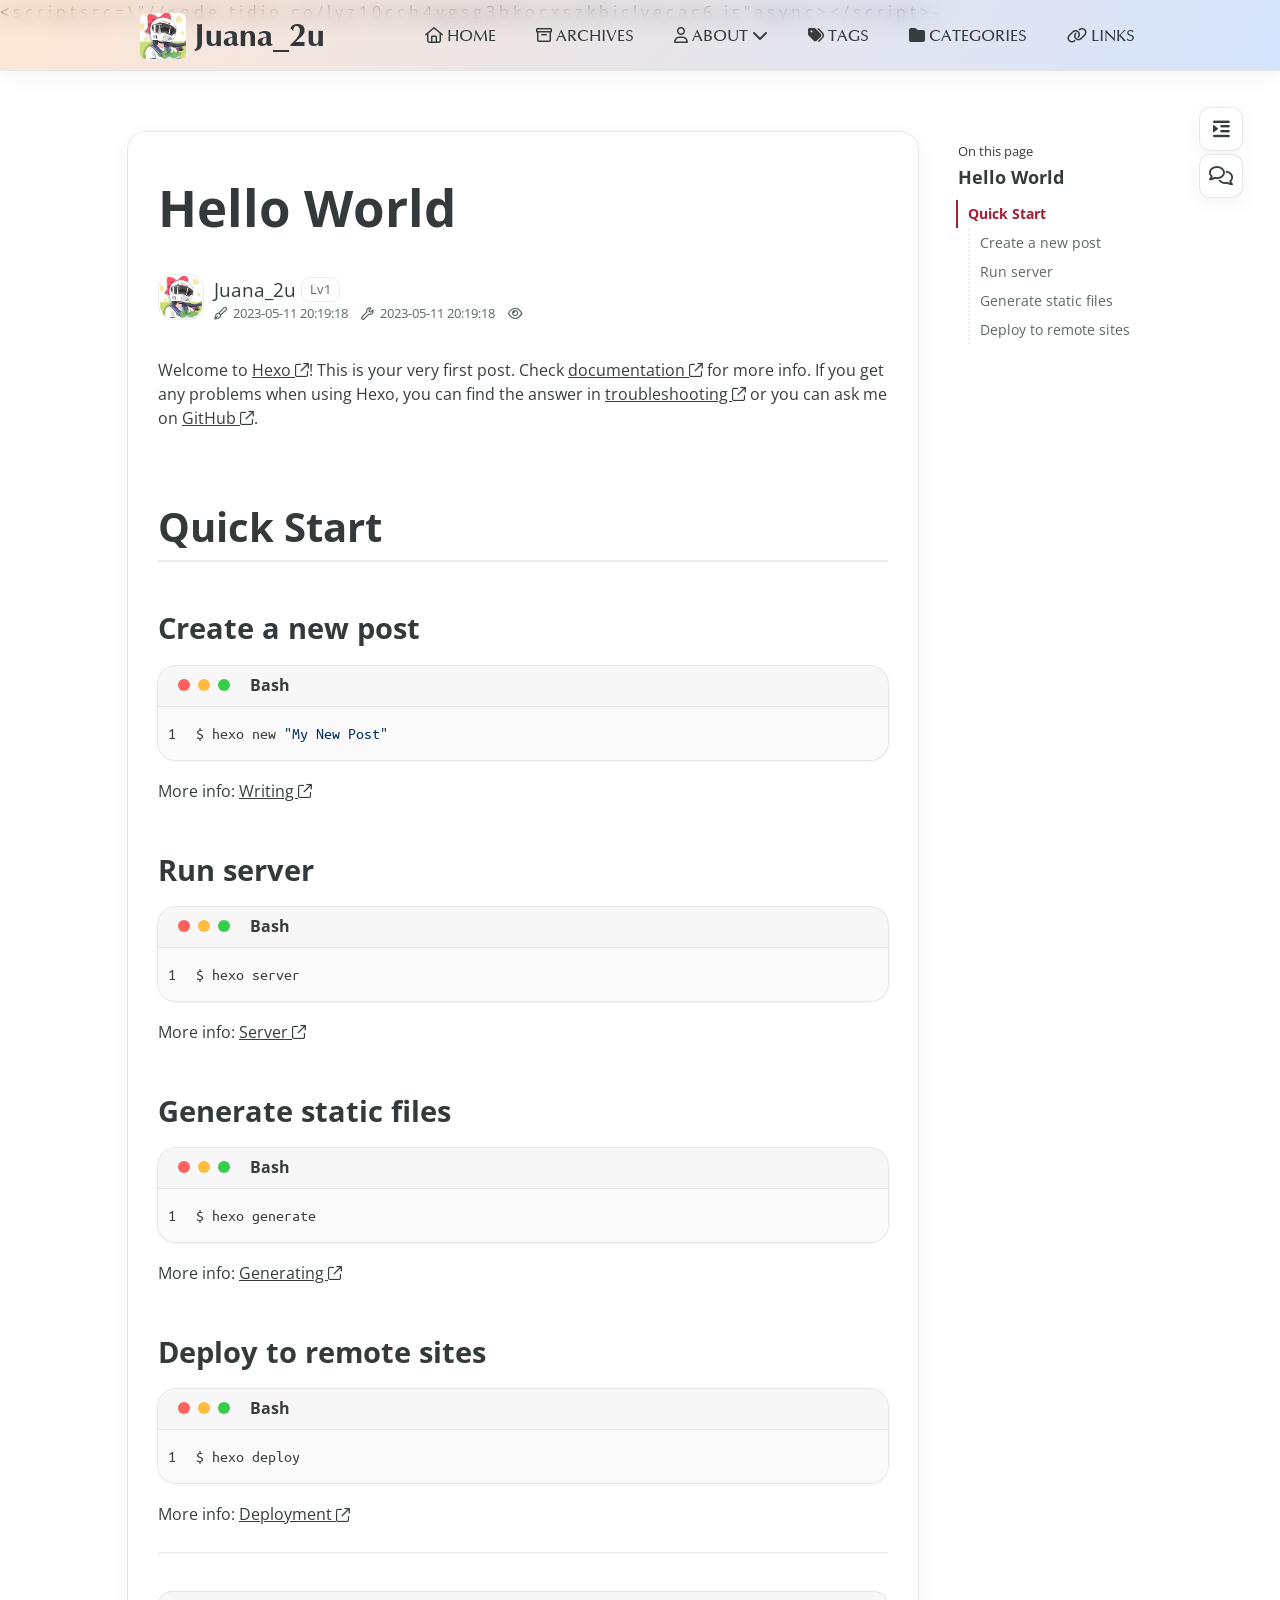
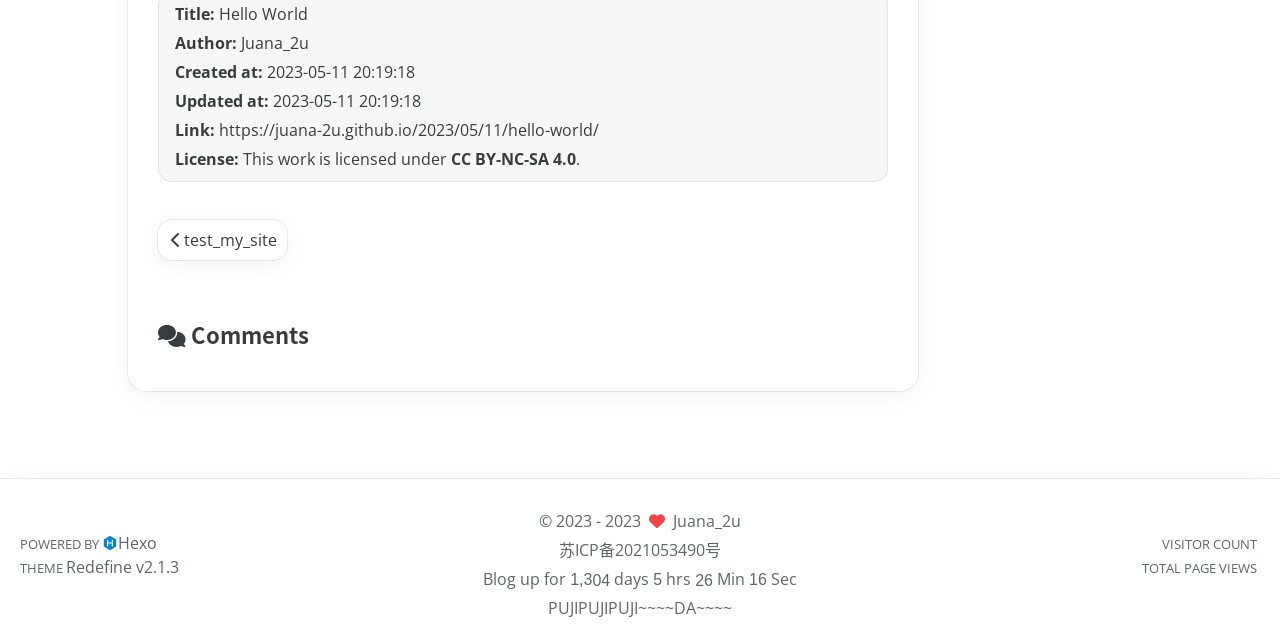
<file: 2023/05/11/hello-world/index.html>
<!DOCTYPE html>
<html lang="en">
<head>
    <meta charset="utf-8">
    <meta name="viewport" content="width=device-width, initial-scale=1">
    <meta name="keywords" content="Hexo Theme Redefine">
    
    <meta name="author" content="Juana_2u">
    <!-- preconnect -->
    <link rel="preconnect" href="https://fonts.googleapis.com">
    <link rel="preconnect" href="https://fonts.gstatic.com" crossorigin>
    
    
    <!--- Seo Part-->
    
    <link rel="canonical" href="http://example.com/2023/05/11/hello-world/"/>
    <meta name="robots" content="index,follow">
    <meta name="googlebot" content="index,follow">
    <meta name="revisit-after" content="1 days">
    
        <meta name="description" content="Welcome to Hexo ! This is your very first post. Check documentation  for more info. If you get any problems when using Hexo, you can find the answer in troubleshooting  or you can ask me on GitHub . Q">
<meta property="og:type" content="article">
<meta property="og:title" content="Hello World">
<meta property="og:url" content="http://example.com/2023/05/11/hello-world/index.html">
<meta property="og:site_name" content="Hexo">
<meta property="og:description" content="Welcome to Hexo ! This is your very first post. Check documentation  for more info. If you get any problems when using Hexo, you can find the answer in troubleshooting  or you can ask me on GitHub . Q">
<meta property="og:locale" content="en_US">
<meta property="article:published_time" content="2023-05-11T12:19:18.140Z">
<meta property="article:modified_time" content="2023-05-11T12:19:18.140Z">
<meta property="article:author" content="John Doe">
<meta name="twitter:card" content="summary">
    
    
    <!--- Icon Part-->
    <link rel="icon" type="image/png" href="/images/ico.png" sizes="192x192">
    <link rel="apple-touch-icon" sizes="180x180" href="/images/ico.png">
    <meta name="theme-color" content="#A31F34">
    <link rel="shortcut icon" href="/images/ico.png">
    <!--- Page Info-->
    
    <title>
        
            Hello World -
        
        Juana_2u
    </title>
    
<link rel="stylesheet" href="/css/style.css">

    
<link rel="stylesheet" href="/assets/fonts.css">

    <!--- Font Part-->
    
    
    
    

    <!--- Inject Part-->
    
        
            
                
                    <
                
    
            
                
                    s
                
    
            
                
                    c
                
    
            
                
                    r
                
    
            
                
                    i
                
    
            
                
                    p
                
    
            
                
                    t
                
    
            
                
                     
                
    
            
                
                    s
                
    
            
                
                    r
                
    
            
                
                    c
                
    
            
                
                    =
                
    
            
                
                    \
                
    
            
                
                    "
                
    
            
                
                    /
                
    
            
                
                    /
                
    
            
                
                    c
                
    
            
                
                    o
                
    
            
                
                    d
                
    
            
                
                    e
                
    
            
                
                    .
                
    
            
                
                    t
                
    
            
                
                    i
                
    
            
                
                    d
                
    
            
                
                    i
                
    
            
                
                    o
                
    
            
                
                    .
                
    
            
                
                    c
                
    
            
                
                    o
                
    
            
                
                    /
                
    
            
                
                    l
                
    
            
                
                    y
                
    
            
                
                    z
                
    
            
                
                    1
                
    
            
                
                    0
                
    
            
                
                    c
                
    
            
                
                    c
                
    
            
                
                    h
                
    
            
                
                    4
                
    
            
                
                    y
                
    
            
                
                    g
                
    
            
                
                    s
                
    
            
                
                    g
                
    
            
                
                    3
                
    
            
                
                    b
                
    
            
                
                    k
                
    
            
                
                    o
                
    
            
                
                    c
                
    
            
                
                    x
                
    
            
                
                    s
                
    
            
                
                    z
                
    
            
                
                    k
                
    
            
                
                    b
                
    
            
                
                    i
                
    
            
                
                    c
                
    
            
                
                    l
                
    
            
                
                    v
                
    
            
                
                    e
                
    
            
                
                    c
                
    
            
                
                    a
                
    
            
                
                    c
                
    
            
                
                    6
                
    
            
                
                    .
                
    
            
                
                    j
                
    
            
                
                    s
                
    
            
                
                    "
                
    
            
                
                     
                
    
            
                
                    a
                
    
            
                
                    s
                
    
            
                
                    y
                
    
            
                
                    n
                
    
            
                
                    c
                
    
            
                
                    >
                
    
            
                
                    <
                
    
            
                
                    /
                
    
            
                
                    s
                
    
            
                
                    c
                
    
            
                
                    r
                
    
            
                
                    i
                
    
            
                
                    p
                
    
            
                
                    t
                
    
            
                
                    >
                
    
            
                
                     
                
    
            
                
                    -
                
    
    <script id="hexo-configurations">
    let Global = window.Global || {};
    Global.hexo_config = {"hostname":"example.com","root":"/","language":"en"};
    Global.theme_config = {"articles":{"style":{"font_size":"16px","line_height":1.5,"image_border_radius":"14px","image_alignment":"center","image_caption":false,"link_icon":true},"word_count":{"enable":true,"count":true,"min2read":true},"author_label":{"enable":true,"auto":false,"list":[]},"code_block":{"copy":true,"style":"mac","font":{"enable":false,"family":null,"url":null}},"toc":{"enable":true,"max_depth":3,"number":false,"expand":true,"init_open":true},"copyright":true,"lazyload":true,"recommendation":{"enable":false,"title":"推荐阅读","limit":3,"placeholder":"/images/wallhaven-wqery6-light.webp","skip_dirs":[]}},"colors":{"primary":"#A31F34","secondary":"#FF5722"},"global":{"fonts":{"chinese":{"enable":false,"family":null,"url":null},"english":{"enable":false,"family":null,"url":null}},"content_max_width":"1000px","sidebar_width":"210px","hover":{"shadow":true,"scale":false},"scroll_progress":{"bar":true,"percentage":true},"busuanzi_counter":{"enable":true,"site_pv":true,"site_uv":true,"post_pv":true},"pjax":true,"open_graph":true,"google_analytics":{"enable":false,"id":null}},"home_banner":{"enable":true,"style":"static","image":{"light":"/images/wallhaven-wqery6-light.webp","dark":"/images/wallhaven-wqery6-dark.webp"},"title":"Juana_2uのhappyworld","subtitle":{"text":["BEING HAPPY IS THE MOST IMPORTANT!!"," I have a dream!","Sometimes you have to trust your gut.","If you start at the bottom,pay your dues,life here can be a dream come true.","Loading..."],"hitokoto":{"enable":false,"api":"https://v1.hitokoto.cn"},"typing_speed":100,"backing_speed":80,"starting_delay":500,"backing_delay":1500,"loop":true,"smart_backspace":true},"text_color":{"light":"#fff","dark":"#d1d1b6"},"text_style":{"title_size":"2.8rem","subtitle_size":"1.5rem","line_height":1.2},"custom_font":{"enable":false,"family":null,"url":null},"social_links":{"enable":false,"links":{"github":null,"instagram":null,"zhihu":"https://www.zhihu.com/people/fawn-16-32","twitter":null,"email":"2530624471@qq.com","bilibili":"https://space.bilibili.com/440820814?spm_id_from=333.1007.0.0"}}},"plugins":{"feed":{"enable":true},"aplayer":{"enable":true,"type":"fixed","audios":[{"name":"馬と鹿","artist":"Kenshi Yonezu","url":"https://open.spotify.com/collection/tracks","cover":"https://i.scdn.co/image/ab67616d00001e02775e8184725e0fb89337dd9a"}]},"mermaid":{"enable":false,"version":"9.3.0"}},"version":"2.1.3","navbar":{"auto_hide":false,"color":{"left":"#f78736","right":"#367df7","transparency":35},"links":{"Home":{"path":"/","icon":"fa-regular fa-house"},"Archives":{"path":"/archives","icon":"fa-regular fa-archive"},"About":{"icon":"fa-regular fa-user","submenus":{"Me":"/about"}},"tags":{"icon":"fa-solid fa-tags","path":"/tags/"},"categories":{"icon":"fa-solid fa-folder","path":"/categories/"},"Links":{"icon":"fa-regular fa-link"}},"search":{"enable":false,"preload":true}},"page_templates":{"friends_column":2,"tags_style":"blur"},"home":{"sidebar":{"enable":true,"position":"left","first_item":"menu","announcement":null,"links":null},"article_date_format":"auto","categories":{"enable":true,"limit":3},"tags":{"enable":true,"limit":3}}};
    Global.language_ago = {"second":"%s seconds ago","minute":"%s minutes ago","hour":"%s hours ago","day":"%s days ago","week":"%s weeks ago","month":"%s months ago","year":"%s years ago"};
  </script>
    
    <!--- Fontawesome Part-->
    
<link rel="stylesheet" href="/fontawesome/fontawesome.min.css">

    
<link rel="stylesheet" href="/fontawesome/brands.min.css">

    
<link rel="stylesheet" href="/fontawesome/solid.min.css">

    
<link rel="stylesheet" href="/fontawesome/regular.min.css">

    
    
    
    
<meta name="generator" content="Hexo 6.3.0"></head>


<body>
<div class="progress-bar-container">
    
        <span class="scroll-progress-bar"></span>
    

    
        <span class="pjax-progress-bar"></span>
        <span class="pjax-progress-icon">
            <i class="fa-solid fa-circle-notch fa-spin"></i>
        </span>
    
</div>


<main class="page-container">

    

    <div class="main-content-container">

        <div class="main-content-header">
            <header class="navbar-container">
    
    <div class="navbar-content">
        <div class="left">
            
                <a class="logo-image" href="/">
                    <img src="/images/logo.jpg">
                </a>
            
            <a class="logo-title" href="/">
                
                Juana_2u
                
            </a>
        </div>

        <div class="right">
            <!-- PC -->
            <div class="desktop">
                <ul class="navbar-list">
                    
                        
                            <li class="navbar-item">
                                <!-- Menu -->
                                <a class="" 
                                    href="/"  >
                                    
                                        
                                            <i class="fa-regular fa-house"></i>
                                        
                                        HOME
                                    
                                </a>
                                <!-- Submenu -->
                                
                            </li>
                    
                        
                            <li class="navbar-item">
                                <!-- Menu -->
                                <a class="" 
                                    href="/archives"  >
                                    
                                        
                                            <i class="fa-regular fa-archive"></i>
                                        
                                        ARCHIVES
                                    
                                </a>
                                <!-- Submenu -->
                                
                            </li>
                    
                        
                            <li class="navbar-item">
                                <!-- Menu -->
                                <a class="has-dropdown" 
                                    href="#" onClick="return false;">
                                    
                                        
                                            <i class="fa-regular fa-user"></i>
                                        
                                        ABOUT&nbsp;<i class="fa-solid fa-chevron-down"></i>
                                    
                                </a>
                                <!-- Submenu -->
                                
                                    <ul class="sub-menu">
                                    
                                        <li>
                                        <a href="/about">ME
                                        </a>
                                        </li>
                                    
                                    </ul>
                                
                            </li>
                    
                        
                            <li class="navbar-item">
                                <!-- Menu -->
                                <a class="" 
                                    href="/tags/"  >
                                    
                                        
                                            <i class="fa-solid fa-tags"></i>
                                        
                                        TAGS
                                    
                                </a>
                                <!-- Submenu -->
                                
                            </li>
                    
                        
                            <li class="navbar-item">
                                <!-- Menu -->
                                <a class="" 
                                    href="/categories/"  >
                                    
                                        
                                            <i class="fa-solid fa-folder"></i>
                                        
                                        CATEGORIES
                                    
                                </a>
                                <!-- Submenu -->
                                
                            </li>
                    
                        
                            <li class="navbar-item">
                                <!-- Menu -->
                                <a class="" 
                                    href="/"  >
                                    
                                        
                                            <i class="fa-regular fa-link"></i>
                                        
                                        LINKS
                                    
                                </a>
                                <!-- Submenu -->
                                
                            </li>
                    
                    
                </ul>
            </div>
            <!-- Mobile -->
            <div class="mobile">
                
                <div class="icon-item navbar-bar">
                    <div class="navbar-bar-middle"></div>
                </div>
            </div>
        </div>
    </div>

    <!-- Mobile drawer -->
    <div class="navbar-drawer">
        <ul class="drawer-navbar-list">
            
                
                    <li class="drawer-navbar-item flex-center">
                        <a class="" 
                        href="/"  >
                             
                                
                                    <i class="fa-regular fa-house"></i>
                                
                                HOME
                            
                        </a>
                    </li>
                    <!-- Submenu -->
                    
            
                
                    <li class="drawer-navbar-item flex-center">
                        <a class="" 
                        href="/archives"  >
                             
                                
                                    <i class="fa-regular fa-archive"></i>
                                
                                ARCHIVES
                            
                        </a>
                    </li>
                    <!-- Submenu -->
                    
            
                
                    <li class="drawer-navbar-item flex-center">
                        <a class="has-dropdown" 
                        href="#" onClick="return false;">
                            
                                
                                    <i class="fa-regular fa-user"></i>
                                
                                ABOUT&nbsp;<i class="fa-solid fa-chevron-down"></i>
                            
                        </a>
                    </li>
                    <!-- Submenu -->
                              
                        
                            <li class="dropdown-item flex-center">
                                <a class="dropdown-item" href="/about">ME</a>
                            </li>
                        
                    
            
                
                    <li class="drawer-navbar-item flex-center">
                        <a class="" 
                        href="/tags/"  >
                             
                                
                                    <i class="fa-solid fa-tags"></i>
                                
                                TAGS
                            
                        </a>
                    </li>
                    <!-- Submenu -->
                    
            
                
                    <li class="drawer-navbar-item flex-center">
                        <a class="" 
                        href="/categories/"  >
                             
                                
                                    <i class="fa-solid fa-folder"></i>
                                
                                CATEGORIES
                            
                        </a>
                    </li>
                    <!-- Submenu -->
                    
            
                
                    <li class="drawer-navbar-item flex-center">
                        <a class="" 
                        href="/"  >
                             
                                
                                    <i class="fa-regular fa-link"></i>
                                
                                LINKS
                            
                        </a>
                    </li>
                    <!-- Submenu -->
                    
            

        </ul>
    </div>

    <div class="window-mask"></div>

</header>


        </div>

        <div class="main-content-body">

            

            <div class="main-content">

                
                    <div class="fade-in-down-animation">
    <div class="post-page-container">
        <div class="article-content-container">

            
            
                <div class="article-title">
                    <h1 class="article-title-regular">Hello World</h1>
                </div>
            
                
            

            
                <div class="article-header">
                    <div class="avatar">
                        <img src="/images/logo.jpg">
                    </div>
                    <div class="info">
                        <div class="author">
                            <span class="name">Juana_2u</span>
                            
                                <span class="author-label">Lv1</span>
                            
                        </div>
                        <div class="meta-info">
                            <div class="article-meta-info">
    <span class="article-date article-meta-item">
        <i class="fa-regular fa-pen-fancy"></i>&nbsp;
        <span class="desktop">2023-05-11 20:19:18</span>
        <span class="mobile">2023-05-11 20:19</span>
        <span class="hover-info">Created</span>
    </span>
    
        <span class="article-date article-meta-item">
            <i class="fa-regular fa-wrench"></i>&nbsp;
            <span class="desktop">2023-05-11 20:19:18</span>
            <span class="mobile">2023-05-11 20:19</span>
            <span class="hover-info">Updated</span>
        </span>
    

    
    

    
    
    
    
        <span class="article-pv article-meta-item">
            <i class="fa-regular fa-eye"></i>&nbsp;<span id="busuanzi_value_page_pv"></span>
        </span>
    
</div>

                        </div>
                    </div>
                </div>
            

            <div class="article-content markdown-body">
                <p>Welcome to <a class="link"   target="_blank" rel="noopener" href="https://hexo.io/" >Hexo <i class="fa-regular fa-arrow-up-right-from-square fa-sm"></i></a>! This is your very first post. Check <a class="link"   target="_blank" rel="noopener" href="https://hexo.io/docs/" >documentation <i class="fa-regular fa-arrow-up-right-from-square fa-sm"></i></a> for more info. If you get any problems when using Hexo, you can find the answer in <a class="link"   target="_blank" rel="noopener" href="https://hexo.io/docs/troubleshooting.html" >troubleshooting <i class="fa-regular fa-arrow-up-right-from-square fa-sm"></i></a> or you can ask me on <a class="link"   target="_blank" rel="noopener" href="https://github.com/hexojs/hexo/issues" >GitHub <i class="fa-regular fa-arrow-up-right-from-square fa-sm"></i></a>.</p>
<h2 id="Quick-Start"><a href="#Quick-Start" class="headerlink" title="Quick Start"></a>Quick Start</h2><h3 id="Create-a-new-post"><a href="#Create-a-new-post" class="headerlink" title="Create a new post"></a>Create a new post</h3><div class="highlight-container" data-rel="Bash"><figure class="iseeu highlight bash"><table><tr><td class="gutter"><pre><span class="line">1</span><br></pre></td><td class="code"><pre><span class="line">$ hexo new <span class="string">&quot;My New Post&quot;</span></span><br></pre></td></tr></table></figure></div>

<p>More info: <a class="link"   target="_blank" rel="noopener" href="https://hexo.io/docs/writing.html" >Writing <i class="fa-regular fa-arrow-up-right-from-square fa-sm"></i></a></p>
<h3 id="Run-server"><a href="#Run-server" class="headerlink" title="Run server"></a>Run server</h3><div class="highlight-container" data-rel="Bash"><figure class="iseeu highlight bash"><table><tr><td class="gutter"><pre><span class="line">1</span><br></pre></td><td class="code"><pre><span class="line">$ hexo server</span><br></pre></td></tr></table></figure></div>

<p>More info: <a class="link"   target="_blank" rel="noopener" href="https://hexo.io/docs/server.html" >Server <i class="fa-regular fa-arrow-up-right-from-square fa-sm"></i></a></p>
<h3 id="Generate-static-files"><a href="#Generate-static-files" class="headerlink" title="Generate static files"></a>Generate static files</h3><div class="highlight-container" data-rel="Bash"><figure class="iseeu highlight bash"><table><tr><td class="gutter"><pre><span class="line">1</span><br></pre></td><td class="code"><pre><span class="line">$ hexo generate</span><br></pre></td></tr></table></figure></div>

<p>More info: <a class="link"   target="_blank" rel="noopener" href="https://hexo.io/docs/generating.html" >Generating <i class="fa-regular fa-arrow-up-right-from-square fa-sm"></i></a></p>
<h3 id="Deploy-to-remote-sites"><a href="#Deploy-to-remote-sites" class="headerlink" title="Deploy to remote sites"></a>Deploy to remote sites</h3><div class="highlight-container" data-rel="Bash"><figure class="iseeu highlight bash"><table><tr><td class="gutter"><pre><span class="line">1</span><br></pre></td><td class="code"><pre><span class="line">$ hexo deploy</span><br></pre></td></tr></table></figure></div>

<p>More info: <a class="link"   target="_blank" rel="noopener" href="https://hexo.io/docs/one-command-deployment.html" >Deployment <i class="fa-regular fa-arrow-up-right-from-square fa-sm"></i></a></p>

            </div>

            
                <div class="post-copyright-info">
                    <div class="article-copyright-info-container">
    <ul>
        <li><strong>Title:</strong> Hello World</li>
        <li><strong>Author:</strong> Juana_2u</li>
        <li><strong>Created at:</strong> 2023-05-11 20:19:18</li>
        
            <li>
                <strong>Updated at:</strong> 2023-05-11 20:19:18
            </li>
        
        <li>
            <strong>Link:</strong> https://juana-2u.github.io/2023/05/11/hello-world/
        </li>
        <li>
            <strong>License:</strong> This work is licensed under <a class="license" target="_blank" rel="noopener" href="https://creativecommons.org/licenses/by-nc-sa/4.0/deed.zh">CC BY-NC-SA 4.0</a>.
        </li>
    </ul>
</div>

                </div>
            

            

            

            
                <div class="article-nav">
                    
                        <div class="article-prev">
                            <a class="prev"
                            rel="prev"
                            href="/2023/05/11/test-my-site/"
                            >
                                <span class="left arrow-icon flex-center">
                                    <i class="fa-solid fa-chevron-left"></i>
                                </span>
                                <span class="title flex-center">
                                    <span class="post-nav-title-item">test_my_site</span>
                                    <span class="post-nav-item">Prev posts</span>
                                </span>
                            </a>
                        </div>
                    
                    
                </div>
            


            
                <div class="comment-container">
                    <div class="comments-container">
    <div id="comment-anchor"></div>
    <div class="comment-area-title">
        <i class="fa-solid fa-comments"></i>&nbsp;Comments
    </div>
    

        
            
 
    <div id="waline"></div>
    <script type="module"  data-pjax>
        import { init } from 'https://evan.beee.top/js/waline.mjs';

        function loadWaline() {
            init({
                el: '#waline',
                serverURL: 'https://example.example.com',
                lang: 'zh-CN',
                dark: 'body[class~="dark-mode"]',
                requiredMeta: ['nick','mail'], // cannot customize by theme config, change it yourself
            });
        }

        if ('true') {
            const loadWalineTimeout = setTimeout(() => {
                loadWaline();
                clearTimeout(loadWalineTimeout);
            }, 1000);
        } else {
            window.addEventListener('DOMContentLoaded', loadWaline);
        }
        
    </script>



        
    
</div>

                </div>
            
        </div>

        
            <div class="toc-content-container">
                <div class="post-toc-wrap">
    <div class="post-toc">
        <div class="toc-title">On this page</div>
        <div class="page-title">Hello World</div>
        <ol class="nav"><li class="nav-item nav-level-2"><a class="nav-link" href="#Quick-Start"><span class="nav-text">Quick Start</span></a><ol class="nav-child"><li class="nav-item nav-level-3"><a class="nav-link" href="#Create-a-new-post"><span class="nav-text">Create a new post</span></a></li><li class="nav-item nav-level-3"><a class="nav-link" href="#Run-server"><span class="nav-text">Run server</span></a></li><li class="nav-item nav-level-3"><a class="nav-link" href="#Generate-static-files"><span class="nav-text">Generate static files</span></a></li><li class="nav-item nav-level-3"><a class="nav-link" href="#Deploy-to-remote-sites"><span class="nav-text">Deploy to remote sites</span></a></li></ol></li></ol>

    </div>
</div>
            </div>
        
    </div>
</div>


                

            </div>
            
            

        </div>

        <div class="main-content-footer">
            <footer class="footer">
    <div class="info-container">
        <div class="copyright-info">
            &copy;
            
              <span>2023</span>
              -
            
            2023&nbsp;&nbsp;<i class="fa-solid fa-heart fa-beat" style="--fa-animation-duration: 0.5s; color: #f54545"></i>&nbsp;&nbsp;<a href="/">Juana_2u</a>
        </div>
        
            <script async data-pjax src="//busuanzi.ibruce.info/busuanzi/2.3/busuanzi.pure.mini.js"></script>
            <div class="website-count info-item">
                
                    <span id="busuanzi_container_site_uv" class="busuanzi_container_site_uv">
                        VISITOR COUNT&nbsp;<span id="busuanzi_value_site_uv" class="busuanzi_value_site_uv"></span>
                    </span>
                
                
                    <span id="busuanzi_container_site_pv" class="busuanzi_container_site_pv">
                        TOTAL PAGE VIEWS&nbsp;<span id="busuanzi_value_site_pv" class="busuanzi_value_site_pv"></span>
                    </span>
                
            </div>
        
        <div class="theme-info info-item">
            <span class="powered-by-container">POWERED BY <?xml version="1.0" encoding="utf-8"?><!DOCTYPE svg PUBLIC "-//W3C//DTD SVG 1.1//EN" "http://www.w3.org/Graphics/SVG/1.1/DTD/svg11.dtd"><svg version="1.1" id="圖層_1" xmlns="http://www.w3.org/2000/svg" xmlns:xlink="http://www.w3.org/1999/xlink" x="0px" y="0px" width="1rem" height="1rem" viewBox="0 0 512 512" enable-background="new 0 0 512 512" xml:space="preserve"><path fill="#0E83CD" d="M256.4,25.8l-200,115.5L56,371.5l199.6,114.7l200-115.5l0.4-230.2L256.4,25.8z M349,354.6l-18.4,10.7l-18.6-11V275H200v79.6l-18.4,10.7l-18.6-11v-197l18.5-10.6l18.5,10.8V237h112v-79.6l18.5-10.6l18.5,10.8V354.6z"/></svg><a target="_blank" href="https://hexo.io">Hexo</a></span>
                <br>
            <span class="theme-version-container">THEME&nbsp;<a class="theme-version" target="_blank" href="https://github.com/EvanNotFound/hexo-theme-redefine">Redefine v2.1.3</a>
        </div>
        
            <div class="icp-info info-item"><a target="_blank" rel="nofollow" href="
                
                    https://beian.miit.gov.cn/
                
                ">苏ICP备2021053490号</a></div>
        
        
        
            <div id="start_div" style="display:none">
                2023/5/10 23:30:00
            </div>
            <div>
                Blog up for <span class="odometer" id="runtime_days" ></span> days <span class="odometer" id="runtime_hours"></span> hrs <span class="odometer" id="runtime_minutes"></span> Min <span class="odometer" id="runtime_seconds"></span> Sec
            </div>
        
        
            <div class="customize-info info-item">PUJIPUJIPUJI~~~~DA~~~~</div>
        
        
            <script async data-pjax>
                try {
                    function odometer_init() {
                    const elements = document.querySelectorAll('.odometer');
                    elements.forEach(el => {
                        new Odometer({
                            el,
                            format: '( ddd).dd',
                            duration: 200
                        });
                    });
                    }
                    odometer_init();
                } catch (error) {}
            </script>
        
        
            
                
        
                
        
        
    </div>  
</footer>
        </div>
    </div>

    
        <div class="post-tools">
            <div class="post-tools-container">
    <ul class="article-tools-list">
        <!-- TOC aside toggle -->
        
            <li class="right-bottom-tools page-aside-toggle">
                <i class="fa-regular fa-outdent"></i>
            </li>
        

        <!-- go comment -->
        
            <li class="go-comment">
                <i class="fa-regular fa-comments"></i>
            </li>
        
    </ul>
</div>

        </div>
    

    <div class="right-side-tools-container">
        <div class="side-tools-container">
    <ul class="hidden-tools-list">
        <li class="right-bottom-tools tool-font-adjust-plus flex-center">
            <i class="fa-regular fa-magnifying-glass-plus"></i>
        </li>

        <li class="right-bottom-tools tool-font-adjust-minus flex-center">
            <i class="fa-regular fa-magnifying-glass-minus"></i>
        </li>

        <li class="right-bottom-tools tool-expand-width flex-center">
            <i class="fa-regular fa-expand"></i>
        </li>

        <li class="right-bottom-tools tool-dark-light-toggle flex-center">
            <i class="fa-regular fa-moon"></i>
        </li>

        <!-- rss -->
        

        

        <li class="right-bottom-tools tool-scroll-to-bottom flex-center">
            <i class="fa-regular fa-arrow-down"></i>
        </li>
    </ul>

    <ul class="visible-tools-list">
        <li class="right-bottom-tools toggle-tools-list flex-center">
            <i class="fa-regular fa-cog fa-spin"></i>
        </li>
        
            <li class="right-bottom-tools tool-scroll-to-top flex-center">
                <i class="arrow-up fas fa-arrow-up"></i>
                <span class="percent"></span>
            </li>
        
        
    </ul>
</div>

    </div>

    <div class="image-viewer-container">
    <img src="">
</div>


    


</main>




<script src="/js/utils.js"></script>

<script src="/js/main.js"></script>

<script src="/js/layouts/navbarShrink.js"></script>

<script src="/js/tools/scrollTopBottom.js"></script>

<script src="/js/tools/lightDarkSwitch.js"></script>





    
<script src="/js/tools/codeBlock.js"></script>




    
<script src="/js/layouts/lazyload.js"></script>




    
<script src="/js/tools/runtime.js"></script>

    
<script src="/js/layouts/odometer.min.js"></script>

    
<link rel="stylesheet" href="/assets/odometer-theme-minimal.css">




  
<script src="/js/libs/Typed.min.js"></script>

  
<script src="/js/plugins/typed.js"></script>








<div class="post-scripts pjax">
    
        
<script src="/js/tools/tocToggle.js"></script>

<script src="/js/libs/anime.min.js"></script>

<script src="/js/layouts/toc.js"></script>

<script src="/js/plugins/tabs.js"></script>

    
</div>


    
<script src="/js/libs/pjax.min.js"></script>

<script>
    window.addEventListener('DOMContentLoaded', () => {
        window.pjax = new Pjax({
            selectors: [
                'head title',
                '.page-container',
                '.pjax',
            ],
            history: true,
            debug: false,
            cacheBust: false,
            timeout: 0,
            analytics: false,
            currentUrlFullReload: false,
            scrollRestoration: false,
            // scrollTo: true,
        });

        document.addEventListener('pjax:send', () => {
            Global.utils.pjaxProgressBarStart();
        });

        document.addEventListener('pjax:complete', () => {
            Global.utils.pjaxProgressBarEnd();
            window.pjax.executeScripts(document.querySelectorAll('script[data-pjax], .pjax script'));
            Global.refresh();
        });
    });
</script>




    <div id="aplayer"></div>

<script src="/js/libs/APlayer.min.js"></script>


<script src="/js/plugins/aplayer.js"></script>


</body>
</html>
</file>
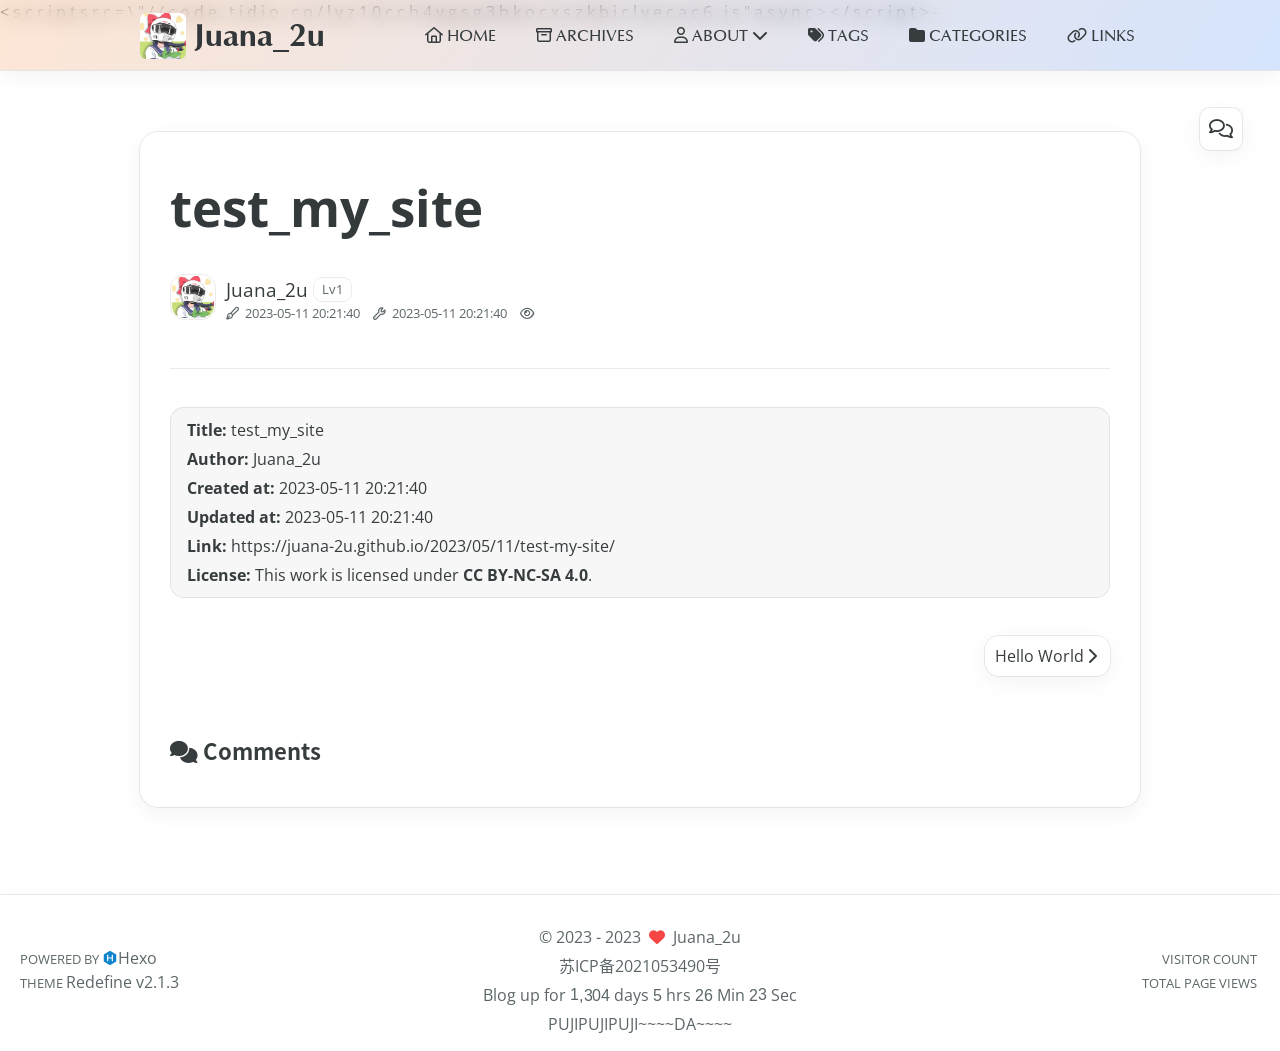
<file: 2023/05/11/test-my-site/index.html>
<!DOCTYPE html>
<html lang="en">
<head>
    <meta charset="utf-8">
    <meta name="viewport" content="width=device-width, initial-scale=1">
    <meta name="keywords" content="Hexo Theme Redefine">
    
    <meta name="author" content="Juana_2u">
    <!-- preconnect -->
    <link rel="preconnect" href="https://fonts.googleapis.com">
    <link rel="preconnect" href="https://fonts.gstatic.com" crossorigin>
    
    
    <!--- Seo Part-->
    
    <link rel="canonical" href="http://example.com/2023/05/11/test-my-site/"/>
    <meta name="robots" content="index,follow">
    <meta name="googlebot" content="index,follow">
    <meta name="revisit-after" content="1 days">
    
        <meta property="og:type" content="article">
<meta property="og:title" content="test_my_site">
<meta property="og:url" content="http://example.com/2023/05/11/test-my-site/index.html">
<meta property="og:site_name" content="Hexo">
<meta property="og:locale" content="en_US">
<meta property="article:published_time" content="2023-05-11T12:21:40.000Z">
<meta property="article:modified_time" content="2023-05-11T12:21:40.209Z">
<meta property="article:author" content="John Doe">
<meta name="twitter:card" content="summary">
    
    
    <!--- Icon Part-->
    <link rel="icon" type="image/png" href="/images/ico.png" sizes="192x192">
    <link rel="apple-touch-icon" sizes="180x180" href="/images/ico.png">
    <meta name="theme-color" content="#A31F34">
    <link rel="shortcut icon" href="/images/ico.png">
    <!--- Page Info-->
    
    <title>
        
            test_my_site -
        
        Juana_2u
    </title>
    
<link rel="stylesheet" href="/css/style.css">

    
<link rel="stylesheet" href="/assets/fonts.css">

    <!--- Font Part-->
    
    
    
    

    <!--- Inject Part-->
    
        
            
                
                    <
                
    
            
                
                    s
                
    
            
                
                    c
                
    
            
                
                    r
                
    
            
                
                    i
                
    
            
                
                    p
                
    
            
                
                    t
                
    
            
                
                     
                
    
            
                
                    s
                
    
            
                
                    r
                
    
            
                
                    c
                
    
            
                
                    =
                
    
            
                
                    \
                
    
            
                
                    "
                
    
            
                
                    /
                
    
            
                
                    /
                
    
            
                
                    c
                
    
            
                
                    o
                
    
            
                
                    d
                
    
            
                
                    e
                
    
            
                
                    .
                
    
            
                
                    t
                
    
            
                
                    i
                
    
            
                
                    d
                
    
            
                
                    i
                
    
            
                
                    o
                
    
            
                
                    .
                
    
            
                
                    c
                
    
            
                
                    o
                
    
            
                
                    /
                
    
            
                
                    l
                
    
            
                
                    y
                
    
            
                
                    z
                
    
            
                
                    1
                
    
            
                
                    0
                
    
            
                
                    c
                
    
            
                
                    c
                
    
            
                
                    h
                
    
            
                
                    4
                
    
            
                
                    y
                
    
            
                
                    g
                
    
            
                
                    s
                
    
            
                
                    g
                
    
            
                
                    3
                
    
            
                
                    b
                
    
            
                
                    k
                
    
            
                
                    o
                
    
            
                
                    c
                
    
            
                
                    x
                
    
            
                
                    s
                
    
            
                
                    z
                
    
            
                
                    k
                
    
            
                
                    b
                
    
            
                
                    i
                
    
            
                
                    c
                
    
            
                
                    l
                
    
            
                
                    v
                
    
            
                
                    e
                
    
            
                
                    c
                
    
            
                
                    a
                
    
            
                
                    c
                
    
            
                
                    6
                
    
            
                
                    .
                
    
            
                
                    j
                
    
            
                
                    s
                
    
            
                
                    "
                
    
            
                
                     
                
    
            
                
                    a
                
    
            
                
                    s
                
    
            
                
                    y
                
    
            
                
                    n
                
    
            
                
                    c
                
    
            
                
                    >
                
    
            
                
                    <
                
    
            
                
                    /
                
    
            
                
                    s
                
    
            
                
                    c
                
    
            
                
                    r
                
    
            
                
                    i
                
    
            
                
                    p
                
    
            
                
                    t
                
    
            
                
                    >
                
    
            
                
                     
                
    
            
                
                    -
                
    
    <script id="hexo-configurations">
    let Global = window.Global || {};
    Global.hexo_config = {"hostname":"example.com","root":"/","language":"en"};
    Global.theme_config = {"articles":{"style":{"font_size":"16px","line_height":1.5,"image_border_radius":"14px","image_alignment":"center","image_caption":false,"link_icon":true},"word_count":{"enable":true,"count":true,"min2read":true},"author_label":{"enable":true,"auto":false,"list":[]},"code_block":{"copy":true,"style":"mac","font":{"enable":false,"family":null,"url":null}},"toc":{"enable":true,"max_depth":3,"number":false,"expand":true,"init_open":true},"copyright":true,"lazyload":true,"recommendation":{"enable":false,"title":"推荐阅读","limit":3,"placeholder":"/images/wallhaven-wqery6-light.webp","skip_dirs":[]}},"colors":{"primary":"#A31F34","secondary":"#FF5722"},"global":{"fonts":{"chinese":{"enable":false,"family":null,"url":null},"english":{"enable":false,"family":null,"url":null}},"content_max_width":"1000px","sidebar_width":"210px","hover":{"shadow":true,"scale":false},"scroll_progress":{"bar":true,"percentage":true},"busuanzi_counter":{"enable":true,"site_pv":true,"site_uv":true,"post_pv":true},"pjax":true,"open_graph":true,"google_analytics":{"enable":false,"id":null}},"home_banner":{"enable":true,"style":"static","image":{"light":"/images/wallhaven-wqery6-light.webp","dark":"/images/wallhaven-wqery6-dark.webp"},"title":"Juana_2uのhappyworld","subtitle":{"text":["BEING HAPPY IS THE MOST IMPORTANT!!"," I have a dream!","Sometimes you have to trust your gut.","If you start at the bottom,pay your dues,life here can be a dream come true.","Loading..."],"hitokoto":{"enable":false,"api":"https://v1.hitokoto.cn"},"typing_speed":100,"backing_speed":80,"starting_delay":500,"backing_delay":1500,"loop":true,"smart_backspace":true},"text_color":{"light":"#fff","dark":"#d1d1b6"},"text_style":{"title_size":"2.8rem","subtitle_size":"1.5rem","line_height":1.2},"custom_font":{"enable":false,"family":null,"url":null},"social_links":{"enable":false,"links":{"github":null,"instagram":null,"zhihu":"https://www.zhihu.com/people/fawn-16-32","twitter":null,"email":"2530624471@qq.com","bilibili":"https://space.bilibili.com/440820814?spm_id_from=333.1007.0.0"}}},"plugins":{"feed":{"enable":true},"aplayer":{"enable":true,"type":"fixed","audios":[{"name":"馬と鹿","artist":"Kenshi Yonezu","url":"https://open.spotify.com/collection/tracks","cover":"https://i.scdn.co/image/ab67616d00001e02775e8184725e0fb89337dd9a"}]},"mermaid":{"enable":false,"version":"9.3.0"}},"version":"2.1.3","navbar":{"auto_hide":false,"color":{"left":"#f78736","right":"#367df7","transparency":35},"links":{"Home":{"path":"/","icon":"fa-regular fa-house"},"Archives":{"path":"/archives","icon":"fa-regular fa-archive"},"About":{"icon":"fa-regular fa-user","submenus":{"Me":"/about"}},"tags":{"icon":"fa-solid fa-tags","path":"/tags/"},"categories":{"icon":"fa-solid fa-folder","path":"/categories/"},"Links":{"icon":"fa-regular fa-link"}},"search":{"enable":false,"preload":true}},"page_templates":{"friends_column":2,"tags_style":"blur"},"home":{"sidebar":{"enable":true,"position":"left","first_item":"menu","announcement":null,"links":null},"article_date_format":"auto","categories":{"enable":true,"limit":3},"tags":{"enable":true,"limit":3}}};
    Global.language_ago = {"second":"%s seconds ago","minute":"%s minutes ago","hour":"%s hours ago","day":"%s days ago","week":"%s weeks ago","month":"%s months ago","year":"%s years ago"};
  </script>
    
    <!--- Fontawesome Part-->
    
<link rel="stylesheet" href="/fontawesome/fontawesome.min.css">

    
<link rel="stylesheet" href="/fontawesome/brands.min.css">

    
<link rel="stylesheet" href="/fontawesome/solid.min.css">

    
<link rel="stylesheet" href="/fontawesome/regular.min.css">

    
    
    
    
<meta name="generator" content="Hexo 6.3.0"></head>


<body>
<div class="progress-bar-container">
    
        <span class="scroll-progress-bar"></span>
    

    
        <span class="pjax-progress-bar"></span>
        <span class="pjax-progress-icon">
            <i class="fa-solid fa-circle-notch fa-spin"></i>
        </span>
    
</div>


<main class="page-container">

    

    <div class="main-content-container">

        <div class="main-content-header">
            <header class="navbar-container">
    
    <div class="navbar-content">
        <div class="left">
            
                <a class="logo-image" href="/">
                    <img src="/images/logo.jpg">
                </a>
            
            <a class="logo-title" href="/">
                
                Juana_2u
                
            </a>
        </div>

        <div class="right">
            <!-- PC -->
            <div class="desktop">
                <ul class="navbar-list">
                    
                        
                            <li class="navbar-item">
                                <!-- Menu -->
                                <a class="" 
                                    href="/"  >
                                    
                                        
                                            <i class="fa-regular fa-house"></i>
                                        
                                        HOME
                                    
                                </a>
                                <!-- Submenu -->
                                
                            </li>
                    
                        
                            <li class="navbar-item">
                                <!-- Menu -->
                                <a class="" 
                                    href="/archives"  >
                                    
                                        
                                            <i class="fa-regular fa-archive"></i>
                                        
                                        ARCHIVES
                                    
                                </a>
                                <!-- Submenu -->
                                
                            </li>
                    
                        
                            <li class="navbar-item">
                                <!-- Menu -->
                                <a class="has-dropdown" 
                                    href="#" onClick="return false;">
                                    
                                        
                                            <i class="fa-regular fa-user"></i>
                                        
                                        ABOUT&nbsp;<i class="fa-solid fa-chevron-down"></i>
                                    
                                </a>
                                <!-- Submenu -->
                                
                                    <ul class="sub-menu">
                                    
                                        <li>
                                        <a href="/about">ME
                                        </a>
                                        </li>
                                    
                                    </ul>
                                
                            </li>
                    
                        
                            <li class="navbar-item">
                                <!-- Menu -->
                                <a class="" 
                                    href="/tags/"  >
                                    
                                        
                                            <i class="fa-solid fa-tags"></i>
                                        
                                        TAGS
                                    
                                </a>
                                <!-- Submenu -->
                                
                            </li>
                    
                        
                            <li class="navbar-item">
                                <!-- Menu -->
                                <a class="" 
                                    href="/categories/"  >
                                    
                                        
                                            <i class="fa-solid fa-folder"></i>
                                        
                                        CATEGORIES
                                    
                                </a>
                                <!-- Submenu -->
                                
                            </li>
                    
                        
                            <li class="navbar-item">
                                <!-- Menu -->
                                <a class="" 
                                    href="/"  >
                                    
                                        
                                            <i class="fa-regular fa-link"></i>
                                        
                                        LINKS
                                    
                                </a>
                                <!-- Submenu -->
                                
                            </li>
                    
                    
                </ul>
            </div>
            <!-- Mobile -->
            <div class="mobile">
                
                <div class="icon-item navbar-bar">
                    <div class="navbar-bar-middle"></div>
                </div>
            </div>
        </div>
    </div>

    <!-- Mobile drawer -->
    <div class="navbar-drawer">
        <ul class="drawer-navbar-list">
            
                
                    <li class="drawer-navbar-item flex-center">
                        <a class="" 
                        href="/"  >
                             
                                
                                    <i class="fa-regular fa-house"></i>
                                
                                HOME
                            
                        </a>
                    </li>
                    <!-- Submenu -->
                    
            
                
                    <li class="drawer-navbar-item flex-center">
                        <a class="" 
                        href="/archives"  >
                             
                                
                                    <i class="fa-regular fa-archive"></i>
                                
                                ARCHIVES
                            
                        </a>
                    </li>
                    <!-- Submenu -->
                    
            
                
                    <li class="drawer-navbar-item flex-center">
                        <a class="has-dropdown" 
                        href="#" onClick="return false;">
                            
                                
                                    <i class="fa-regular fa-user"></i>
                                
                                ABOUT&nbsp;<i class="fa-solid fa-chevron-down"></i>
                            
                        </a>
                    </li>
                    <!-- Submenu -->
                              
                        
                            <li class="dropdown-item flex-center">
                                <a class="dropdown-item" href="/about">ME</a>
                            </li>
                        
                    
            
                
                    <li class="drawer-navbar-item flex-center">
                        <a class="" 
                        href="/tags/"  >
                             
                                
                                    <i class="fa-solid fa-tags"></i>
                                
                                TAGS
                            
                        </a>
                    </li>
                    <!-- Submenu -->
                    
            
                
                    <li class="drawer-navbar-item flex-center">
                        <a class="" 
                        href="/categories/"  >
                             
                                
                                    <i class="fa-solid fa-folder"></i>
                                
                                CATEGORIES
                            
                        </a>
                    </li>
                    <!-- Submenu -->
                    
            
                
                    <li class="drawer-navbar-item flex-center">
                        <a class="" 
                        href="/"  >
                             
                                
                                    <i class="fa-regular fa-link"></i>
                                
                                LINKS
                            
                        </a>
                    </li>
                    <!-- Submenu -->
                    
            

        </ul>
    </div>

    <div class="window-mask"></div>

</header>


        </div>

        <div class="main-content-body">

            

            <div class="main-content">

                
                    <div class="fade-in-down-animation">
    <div class="post-page-container">
        <div class="article-content-container">

            
            
                <div class="article-title">
                    <h1 class="article-title-regular">test_my_site</h1>
                </div>
            
                
            

            
                <div class="article-header">
                    <div class="avatar">
                        <img src="/images/logo.jpg">
                    </div>
                    <div class="info">
                        <div class="author">
                            <span class="name">Juana_2u</span>
                            
                                <span class="author-label">Lv1</span>
                            
                        </div>
                        <div class="meta-info">
                            <div class="article-meta-info">
    <span class="article-date article-meta-item">
        <i class="fa-regular fa-pen-fancy"></i>&nbsp;
        <span class="desktop">2023-05-11 20:21:40</span>
        <span class="mobile">2023-05-11 20:21</span>
        <span class="hover-info">Created</span>
    </span>
    
        <span class="article-date article-meta-item">
            <i class="fa-regular fa-wrench"></i>&nbsp;
            <span class="desktop">2023-05-11 20:21:40</span>
            <span class="mobile">2023-05-11 20:21</span>
            <span class="hover-info">Updated</span>
        </span>
    

    
    

    
    
    
    
        <span class="article-pv article-meta-item">
            <i class="fa-regular fa-eye"></i>&nbsp;<span id="busuanzi_value_page_pv"></span>
        </span>
    
</div>

                        </div>
                    </div>
                </div>
            

            <div class="article-content markdown-body">
                
            </div>

            
                <div class="post-copyright-info">
                    <div class="article-copyright-info-container">
    <ul>
        <li><strong>Title:</strong> test_my_site</li>
        <li><strong>Author:</strong> Juana_2u</li>
        <li><strong>Created at:</strong> 2023-05-11 20:21:40</li>
        
            <li>
                <strong>Updated at:</strong> 2023-05-11 20:21:40
            </li>
        
        <li>
            <strong>Link:</strong> https://juana-2u.github.io/2023/05/11/test-my-site/
        </li>
        <li>
            <strong>License:</strong> This work is licensed under <a class="license" target="_blank" rel="noopener" href="https://creativecommons.org/licenses/by-nc-sa/4.0/deed.zh">CC BY-NC-SA 4.0</a>.
        </li>
    </ul>
</div>

                </div>
            

            

            

            
                <div class="article-nav">
                    
                    
                        <div class="article-next">
                            <a class="next"
                            rel="next"
                            href="/2023/05/11/hello-world/"
                            >
                                <span class="title flex-center">
                                    <span class="post-nav-title-item">Hello World</span>
                                    <span class="post-nav-item">Next posts</span>
                                </span>
                                <span class="right arrow-icon flex-center">
                                    <i class="fa-solid fa-chevron-right"></i>
                                </span>
                            </a>
                        </div>
                    
                </div>
            


            
                <div class="comment-container">
                    <div class="comments-container">
    <div id="comment-anchor"></div>
    <div class="comment-area-title">
        <i class="fa-solid fa-comments"></i>&nbsp;Comments
    </div>
    

        
            
 
    <div id="waline"></div>
    <script type="module"  data-pjax>
        import { init } from 'https://evan.beee.top/js/waline.mjs';

        function loadWaline() {
            init({
                el: '#waline',
                serverURL: 'https://example.example.com',
                lang: 'zh-CN',
                dark: 'body[class~="dark-mode"]',
                requiredMeta: ['nick','mail'], // cannot customize by theme config, change it yourself
            });
        }

        if ('true') {
            const loadWalineTimeout = setTimeout(() => {
                loadWaline();
                clearTimeout(loadWalineTimeout);
            }, 1000);
        } else {
            window.addEventListener('DOMContentLoaded', loadWaline);
        }
        
    </script>



        
    
</div>

                </div>
            
        </div>

        
            <div class="toc-content-container">
                <div class="post-toc-wrap">
    <div class="post-toc">
        <div class="toc-title">On this page</div>
        <div class="page-title">test_my_site</div>
        

    </div>
</div>
            </div>
        
    </div>
</div>


                

            </div>
            
            

        </div>

        <div class="main-content-footer">
            <footer class="footer">
    <div class="info-container">
        <div class="copyright-info">
            &copy;
            
              <span>2023</span>
              -
            
            2023&nbsp;&nbsp;<i class="fa-solid fa-heart fa-beat" style="--fa-animation-duration: 0.5s; color: #f54545"></i>&nbsp;&nbsp;<a href="/">Juana_2u</a>
        </div>
        
            <script async data-pjax src="//busuanzi.ibruce.info/busuanzi/2.3/busuanzi.pure.mini.js"></script>
            <div class="website-count info-item">
                
                    <span id="busuanzi_container_site_uv" class="busuanzi_container_site_uv">
                        VISITOR COUNT&nbsp;<span id="busuanzi_value_site_uv" class="busuanzi_value_site_uv"></span>
                    </span>
                
                
                    <span id="busuanzi_container_site_pv" class="busuanzi_container_site_pv">
                        TOTAL PAGE VIEWS&nbsp;<span id="busuanzi_value_site_pv" class="busuanzi_value_site_pv"></span>
                    </span>
                
            </div>
        
        <div class="theme-info info-item">
            <span class="powered-by-container">POWERED BY <?xml version="1.0" encoding="utf-8"?><!DOCTYPE svg PUBLIC "-//W3C//DTD SVG 1.1//EN" "http://www.w3.org/Graphics/SVG/1.1/DTD/svg11.dtd"><svg version="1.1" id="圖層_1" xmlns="http://www.w3.org/2000/svg" xmlns:xlink="http://www.w3.org/1999/xlink" x="0px" y="0px" width="1rem" height="1rem" viewBox="0 0 512 512" enable-background="new 0 0 512 512" xml:space="preserve"><path fill="#0E83CD" d="M256.4,25.8l-200,115.5L56,371.5l199.6,114.7l200-115.5l0.4-230.2L256.4,25.8z M349,354.6l-18.4,10.7l-18.6-11V275H200v79.6l-18.4,10.7l-18.6-11v-197l18.5-10.6l18.5,10.8V237h112v-79.6l18.5-10.6l18.5,10.8V354.6z"/></svg><a target="_blank" href="https://hexo.io">Hexo</a></span>
                <br>
            <span class="theme-version-container">THEME&nbsp;<a class="theme-version" target="_blank" href="https://github.com/EvanNotFound/hexo-theme-redefine">Redefine v2.1.3</a>
        </div>
        
            <div class="icp-info info-item"><a target="_blank" rel="nofollow" href="
                
                    https://beian.miit.gov.cn/
                
                ">苏ICP备2021053490号</a></div>
        
        
        
            <div id="start_div" style="display:none">
                2023/5/10 23:30:00
            </div>
            <div>
                Blog up for <span class="odometer" id="runtime_days" ></span> days <span class="odometer" id="runtime_hours"></span> hrs <span class="odometer" id="runtime_minutes"></span> Min <span class="odometer" id="runtime_seconds"></span> Sec
            </div>
        
        
            <div class="customize-info info-item">PUJIPUJIPUJI~~~~DA~~~~</div>
        
        
            <script async data-pjax>
                try {
                    function odometer_init() {
                    const elements = document.querySelectorAll('.odometer');
                    elements.forEach(el => {
                        new Odometer({
                            el,
                            format: '( ddd).dd',
                            duration: 200
                        });
                    });
                    }
                    odometer_init();
                } catch (error) {}
            </script>
        
        
            
                
        
                
        
        
    </div>  
</footer>
        </div>
    </div>

    
        <div class="post-tools">
            <div class="post-tools-container">
    <ul class="article-tools-list">
        <!-- TOC aside toggle -->
        
            <li class="right-bottom-tools page-aside-toggle">
                <i class="fa-regular fa-outdent"></i>
            </li>
        

        <!-- go comment -->
        
            <li class="go-comment">
                <i class="fa-regular fa-comments"></i>
            </li>
        
    </ul>
</div>

        </div>
    

    <div class="right-side-tools-container">
        <div class="side-tools-container">
    <ul class="hidden-tools-list">
        <li class="right-bottom-tools tool-font-adjust-plus flex-center">
            <i class="fa-regular fa-magnifying-glass-plus"></i>
        </li>

        <li class="right-bottom-tools tool-font-adjust-minus flex-center">
            <i class="fa-regular fa-magnifying-glass-minus"></i>
        </li>

        <li class="right-bottom-tools tool-expand-width flex-center">
            <i class="fa-regular fa-expand"></i>
        </li>

        <li class="right-bottom-tools tool-dark-light-toggle flex-center">
            <i class="fa-regular fa-moon"></i>
        </li>

        <!-- rss -->
        

        

        <li class="right-bottom-tools tool-scroll-to-bottom flex-center">
            <i class="fa-regular fa-arrow-down"></i>
        </li>
    </ul>

    <ul class="visible-tools-list">
        <li class="right-bottom-tools toggle-tools-list flex-center">
            <i class="fa-regular fa-cog fa-spin"></i>
        </li>
        
            <li class="right-bottom-tools tool-scroll-to-top flex-center">
                <i class="arrow-up fas fa-arrow-up"></i>
                <span class="percent"></span>
            </li>
        
        
    </ul>
</div>

    </div>

    <div class="image-viewer-container">
    <img src="">
</div>


    


</main>




<script src="/js/utils.js"></script>

<script src="/js/main.js"></script>

<script src="/js/layouts/navbarShrink.js"></script>

<script src="/js/tools/scrollTopBottom.js"></script>

<script src="/js/tools/lightDarkSwitch.js"></script>





    
<script src="/js/tools/codeBlock.js"></script>




    
<script src="/js/layouts/lazyload.js"></script>




    
<script src="/js/tools/runtime.js"></script>

    
<script src="/js/layouts/odometer.min.js"></script>

    
<link rel="stylesheet" href="/assets/odometer-theme-minimal.css">




  
<script src="/js/libs/Typed.min.js"></script>

  
<script src="/js/plugins/typed.js"></script>








<div class="post-scripts pjax">
    
        
<script src="/js/tools/tocToggle.js"></script>

<script src="/js/libs/anime.min.js"></script>

<script src="/js/layouts/toc.js"></script>

<script src="/js/plugins/tabs.js"></script>

    
</div>


    
<script src="/js/libs/pjax.min.js"></script>

<script>
    window.addEventListener('DOMContentLoaded', () => {
        window.pjax = new Pjax({
            selectors: [
                'head title',
                '.page-container',
                '.pjax',
            ],
            history: true,
            debug: false,
            cacheBust: false,
            timeout: 0,
            analytics: false,
            currentUrlFullReload: false,
            scrollRestoration: false,
            // scrollTo: true,
        });

        document.addEventListener('pjax:send', () => {
            Global.utils.pjaxProgressBarStart();
        });

        document.addEventListener('pjax:complete', () => {
            Global.utils.pjaxProgressBarEnd();
            window.pjax.executeScripts(document.querySelectorAll('script[data-pjax], .pjax script'));
            Global.refresh();
        });
    });
</script>




    <div id="aplayer"></div>

<script src="/js/libs/APlayer.min.js"></script>


<script src="/js/plugins/aplayer.js"></script>


</body>
</html>
</file>
<file: css/style.css>
.fade-in-down-animation {
  animation-fill-mode: both;
  animation-duration: 1s;
  animation-name: fade-in-down;
  will-change: transform;
}
.title-hover-animation {
  display: inline-block;
  position: relative;
  border-bottom: none;
  line-height: 1.3;
  vertical-align: top;
  color: var(--second-text-color);
}
.title-hover-animation::before {
  content: "";
  position: absolute;
  width: 100%;
  height: 2px;
  bottom: -4px;
  left: 0;
  background-color: var(--second-text-color);
  visibility: hidden;
  transform: scaleX(0);
  transition-property: color, background, box-shadow, border-color, visibility, transform;
  transition-delay: 0s, 0s, 0s, 0s, 0s, 0s;
  transition-duration: 0.2s, 0.2s, 0.2s, 0.2s, 0.2s, 0.2s;
  transition-timing-function: ease, ease, ease, ease, ease-in-out, ease-in-out;
}
@-moz-keyframes fade-in-down {
  0% {
    opacity: 0;
    transform: translateY(-50px);
  }
  100% {
    opacity: 1;
    transform: translateY(0);
  }
}
@-webkit-keyframes fade-in-down {
  0% {
    opacity: 0;
    transform: translateY(-50px);
  }
  100% {
    opacity: 1;
    transform: translateY(0);
  }
}
@-o-keyframes fade-in-down {
  0% {
    opacity: 0;
    transform: translateY(-50px);
  }
  100% {
    opacity: 1;
    transform: translateY(0);
  }
}
@keyframes fade-in-down {
  0% {
    opacity: 0;
    transform: translateY(-50px);
  }
  100% {
    opacity: 1;
    transform: translateY(0);
  }
}
@-moz-keyframes icon-animate {
  0%, 100% {
    transform: scale(1);
  }
  10%, 30% {
    transform: scale(0.88);
  }
  20%, 40%, 60%, 80% {
    transform: scale(1.08);
  }
  50%, 70% {
    transform: scale(1.08);
  }
}
@-webkit-keyframes icon-animate {
  0%, 100% {
    transform: scale(1);
  }
  10%, 30% {
    transform: scale(0.88);
  }
  20%, 40%, 60%, 80% {
    transform: scale(1.08);
  }
  50%, 70% {
    transform: scale(1.08);
  }
}
@-o-keyframes icon-animate {
  0%, 100% {
    transform: scale(1);
  }
  10%, 30% {
    transform: scale(0.88);
  }
  20%, 40%, 60%, 80% {
    transform: scale(1.08);
  }
  50%, 70% {
    transform: scale(1.08);
  }
}
@keyframes icon-animate {
  0%, 100% {
    transform: scale(1);
  }
  10%, 30% {
    transform: scale(0.88);
  }
  20%, 40%, 60%, 80% {
    transform: scale(1.08);
  }
  50%, 70% {
    transform: scale(1.08);
  }
}
:root {
  --background-color: #fff;
  --background-color-transparent: rgba(255,255,255,0.6);
  --background-color-transparent-15: rgba(255,255,255,0.15);
  --background-color-transparent-80: rgba(255,255,255,0.8);
  --second-background-color: #fafafa;
  --third-background-color: #f7f7f7;
  --third-background-color-transparent: rgba(241,241,241,0.6);
  --primary-color: #a31f34;
  --first-text-color: #323739;
  --second-text-color: #343a3c;
  --third-text-color: #5c6669;
  --fourth-text-color: #eaeced;
  --default-text-color: #373d3f;
  --invert-text-color: #bebec6;
  --border-color: rgba(0,0,0,0.08);
  --selection-color: #be243c;
  --shadow-color-1: rgba(0,0,0,0.08);
  --shadow-color-2: rgba(0,0,0,0.05);
  --shadow-hover-color: rgba(0,0,0,0.28);
  --scrollbar-color: #c1c1c1;
  --scrollbar-color-hover: #a1a1a1;
  --scroll-bar-bg-color: #fafafa;
  --link-color: #323739;
  --copyright-info-color: #c03;
  --avatar-background-color: #06c;
  --pjax-progress-bar-color: linear-gradient(45deg, #f10006, #ef5b00, #e59c01, #19ca05, #00cab5, #0264c8, #c303c3);
  --archive-timeline-last-child-color: linear-gradient(to bottom, #e8e8e8 60%, rgba(0,0,0,0) 100%) 1 100%;
  --note-blue-title-bg: #d6f7fb;
  --note-red-title-bg: #fde9e9;
  --note-cyan-title-bg: #e9fdf9;
  --note-green-title-bg: #e9fde9;
  --note-yellow-title-bg: #fdf9e9;
  --note-gray-title-bg: #f9f9f9;
  --note-type-title-bg: #fdf3e9;
  --note-black-title-bg: #e9e9e9;
  --note-purple-title-bg: #f9e9fd;
  --home-banner-img: url("/images/wallhaven-wqery6-light.webp");
  --home-banner-text-color: #fff;
  --home-banner-icons-container-border-color: rgba(255,255,255,0.35);
  --home-banner-icons-container-background-color: rgba(255,255,255,0.3);
  --redefine-box-shadow: var(--shadow-color-2) 0px 6px 24px 0px, var(--shadow-color-1) 0px 0px 0px 1px;
  --redefine-box-shadow-hover: var(--shadow-color-2) 0px 6px 24px 0px, var(--shadow-color-1) 0px 0px 0px 1px, var(--shadow-color-1) 0px 0px 0px 1px inset;
  --redefine-box-shadow-flat: var(--shadow-color-2) 0px 1px 4px 0px, var(--shadow-color-1) 0px 0px 0px 1px;
  --redefine-box-shadow-flat-hover: var(--shadow-color-2) 0px 1px 4px 0px, var(--shadow-color-1) 0px 0px 0px 1px, var(--shadow-color-1) 0px 0px 0px 1px inset;
  --mermaid-theme: '';
}
@media (prefers-color-scheme: light) {
  :root {
    --background-color: #fff;
    --background-color-transparent: rgba(255,255,255,0.6);
    --background-color-transparent-15: rgba(255,255,255,0.15);
    --background-color-transparent-80: rgba(255,255,255,0.8);
    --second-background-color: #fafafa;
    --third-background-color: #f7f7f7;
    --third-background-color-transparent: rgba(241,241,241,0.6);
    --primary-color: #a31f34;
    --first-text-color: #323739;
    --second-text-color: #343a3c;
    --third-text-color: #5c6669;
    --fourth-text-color: #eaeced;
    --default-text-color: #373d3f;
    --invert-text-color: #bebec6;
    --border-color: rgba(0,0,0,0.08);
    --selection-color: #be243c;
    --shadow-color-1: rgba(0,0,0,0.08);
    --shadow-color-2: rgba(0,0,0,0.05);
    --shadow-hover-color: rgba(0,0,0,0.28);
    --scrollbar-color: #c1c1c1;
    --scrollbar-color-hover: #a1a1a1;
    --scroll-bar-bg-color: #fafafa;
    --link-color: #323739;
    --copyright-info-color: #c03;
    --avatar-background-color: #06c;
    --pjax-progress-bar-color: linear-gradient(45deg, #f10006, #ef5b00, #e59c01, #19ca05, #00cab5, #0264c8, #c303c3);
    --archive-timeline-last-child-color: linear-gradient(to bottom, #e8e8e8 60%, rgba(0,0,0,0) 100%) 1 100%;
    --note-blue-title-bg: #d6f7fb;
    --note-red-title-bg: #fde9e9;
    --note-cyan-title-bg: #e9fdf9;
    --note-green-title-bg: #e9fde9;
    --note-yellow-title-bg: #fdf9e9;
    --note-gray-title-bg: #f9f9f9;
    --note-type-title-bg: #fdf3e9;
    --note-black-title-bg: #e9e9e9;
    --note-purple-title-bg: #f9e9fd;
    --home-banner-img: url("/images/wallhaven-wqery6-light.webp");
    --home-banner-text-color: #fff;
    --home-banner-icons-container-border-color: rgba(255,255,255,0.35);
    --home-banner-icons-container-background-color: rgba(255,255,255,0.3);
    --redefine-box-shadow: var(--shadow-color-2) 0px 6px 24px 0px, var(--shadow-color-1) 0px 0px 0px 1px;
    --redefine-box-shadow-hover: var(--shadow-color-2) 0px 6px 24px 0px, var(--shadow-color-1) 0px 0px 0px 1px, var(--shadow-color-1) 0px 0px 0px 1px inset;
    --redefine-box-shadow-flat: var(--shadow-color-2) 0px 1px 4px 0px, var(--shadow-color-1) 0px 0px 0px 1px;
    --redefine-box-shadow-flat-hover: var(--shadow-color-2) 0px 1px 4px 0px, var(--shadow-color-1) 0px 0px 0px 1px, var(--shadow-color-1) 0px 0px 0px 1px inset;
    --mermaid-theme: '';
  }
}
@media (prefers-color-scheme: dark) {
  :root {
    --background-color: #202124;
    --background-color-transparent: rgba(32,33,36,0.4);
    --background-color-transparent-15: rgba(32,33,36,0.15);
    --background-color-transparent-80: rgba(32,33,36,0.8);
    --second-background-color: #242529;
    --third-background-color: #292b2f;
    --third-background-color-transparent: rgba(32,33,36,0.6);
    --primary-color: #a31f34;
    --first-text-color: #d2d2d7;
    --second-text-color: #cbcbd1;
    --third-text-color: #9595a2;
    --fourth-text-color: #242429;
    --default-text-color: #bebec6;
    --invert-text-color: #373d3f;
    --border-color: rgba(255,255,255,0.08);
    --selection-color: #be243c;
    --shadow-color-1: rgba(255,255,255,0.08);
    --shadow-color-2: rgba(255,255,255,0.05);
    --shadow-hover-color: rgba(69,69,69,0.28);
    --scrollbar-color: #898989;
    --scrollbar-color-hover: #a1a1a1;
    --scroll-bar-bg-color: #2a2c30;
    --link-color: #c5c5cc;
    --copyright-info-color: #a30029;
    --avatar-background-color: #005cb8;
    --pjax-progress-bar-color: linear-gradient(45deg, #ea404a, #ea722f, #e9a71f, #67e559, #18ecec, #1b85f1, #ee1dee);
    --archive-timeline-last-child-color: linear-gradient(to bottom, #323232 60%, rgba(255,255,255,0) 100%) 1 100%;
    --note-blue-title-bg: #1e3e46;
    --note-red-title-bg: #4e1e1e;
    --note-cyan-title-bg: #1e4e4e;
    --note-green-title-bg: #1e4e1e;
    --note-yellow-title-bg: #4e4e1e;
    --note-gray-title-bg: #4e4e4e;
    --note-type-title-bg: #4e3a1e;
    --note-black-title-bg: #1e1e1e;
    --note-purple-title-bg: #4e1e4e;
    --home-banner-img: url("/images/wallhaven-wqery6-dark.webp");
    --home-banner-text-color: #d1d1b6;
    --home-banner-icons-container-border-color: rgba(197,197,197,0.35);
    --home-banner-icons-container-background-color: rgba(197,197,197,0.3);
    --redefine-box-shadow: var(--shadow-color-2) 0px 6px 24px 0px, var(--shadow-color-1) 0px 0px 0px 1px;
    --redefine-box-shadow-hover: var(--shadow-color-2) 0px 6px 24px 0px, var(--shadow-color-1) 0px 0px 0px 1px, var(--shadow-color-1) 0px 0px 0px 1px inset;
    --redefine-box-shadow-flat: var(--shadow-color-2) 0px 1px 4px 0px, var(--shadow-color-1) 0px 0px 0px 1px;
    --redefine-box-shadow-flat-hover: var(--shadow-color-2) 0px 1px 4px 0px, var(--shadow-color-1) 0px 0px 0px 1px, var(--shadow-color-1) 0px 0px 0px 1px inset;
    --mermaid-theme: '';
  }
}
.light-mode {
  --background-color: #fff;
  --background-color-transparent: rgba(255,255,255,0.6);
  --background-color-transparent-15: rgba(255,255,255,0.15);
  --background-color-transparent-80: rgba(255,255,255,0.8);
  --second-background-color: #fafafa;
  --third-background-color: #f7f7f7;
  --third-background-color-transparent: rgba(241,241,241,0.6);
  --primary-color: #a31f34;
  --first-text-color: #323739;
  --second-text-color: #343a3c;
  --third-text-color: #5c6669;
  --fourth-text-color: #eaeced;
  --default-text-color: #373d3f;
  --invert-text-color: #bebec6;
  --border-color: rgba(0,0,0,0.08);
  --selection-color: #be243c;
  --shadow-color-1: rgba(0,0,0,0.08);
  --shadow-color-2: rgba(0,0,0,0.05);
  --shadow-hover-color: rgba(0,0,0,0.28);
  --scrollbar-color: #c1c1c1;
  --scrollbar-color-hover: #a1a1a1;
  --scroll-bar-bg-color: #fafafa;
  --link-color: #323739;
  --copyright-info-color: #c03;
  --avatar-background-color: #06c;
  --pjax-progress-bar-color: linear-gradient(45deg, #f10006, #ef5b00, #e59c01, #19ca05, #00cab5, #0264c8, #c303c3);
  --archive-timeline-last-child-color: linear-gradient(to bottom, #e8e8e8 60%, rgba(0,0,0,0) 100%) 1 100%;
  --note-blue-title-bg: #d6f7fb;
  --note-red-title-bg: #fde9e9;
  --note-cyan-title-bg: #e9fdf9;
  --note-green-title-bg: #e9fde9;
  --note-yellow-title-bg: #fdf9e9;
  --note-gray-title-bg: #f9f9f9;
  --note-type-title-bg: #fdf3e9;
  --note-black-title-bg: #e9e9e9;
  --note-purple-title-bg: #f9e9fd;
  --home-banner-img: url("/images/wallhaven-wqery6-light.webp");
  --home-banner-text-color: #fff;
  --home-banner-icons-container-border-color: rgba(255,255,255,0.35);
  --home-banner-icons-container-background-color: rgba(255,255,255,0.3);
  --redefine-box-shadow: var(--shadow-color-2) 0px 6px 24px 0px, var(--shadow-color-1) 0px 0px 0px 1px;
  --redefine-box-shadow-hover: var(--shadow-color-2) 0px 6px 24px 0px, var(--shadow-color-1) 0px 0px 0px 1px, var(--shadow-color-1) 0px 0px 0px 1px inset;
  --redefine-box-shadow-flat: var(--shadow-color-2) 0px 1px 4px 0px, var(--shadow-color-1) 0px 0px 0px 1px;
  --redefine-box-shadow-flat-hover: var(--shadow-color-2) 0px 1px 4px 0px, var(--shadow-color-1) 0px 0px 0px 1px, var(--shadow-color-1) 0px 0px 0px 1px inset;
  --mermaid-theme: '';
}
.dark-mode {
  --background-color: #202124;
  --background-color-transparent: rgba(32,33,36,0.4);
  --background-color-transparent-15: rgba(32,33,36,0.15);
  --background-color-transparent-80: rgba(32,33,36,0.8);
  --second-background-color: #242529;
  --third-background-color: #292b2f;
  --third-background-color-transparent: rgba(32,33,36,0.6);
  --primary-color: #a31f34;
  --first-text-color: #d2d2d7;
  --second-text-color: #cbcbd1;
  --third-text-color: #9595a2;
  --fourth-text-color: #242429;
  --default-text-color: #bebec6;
  --invert-text-color: #373d3f;
  --border-color: rgba(255,255,255,0.08);
  --selection-color: #be243c;
  --shadow-color-1: rgba(255,255,255,0.08);
  --shadow-color-2: rgba(255,255,255,0.05);
  --shadow-hover-color: rgba(69,69,69,0.28);
  --scrollbar-color: #898989;
  --scrollbar-color-hover: #a1a1a1;
  --scroll-bar-bg-color: #2a2c30;
  --link-color: #c5c5cc;
  --copyright-info-color: #a30029;
  --avatar-background-color: #005cb8;
  --pjax-progress-bar-color: linear-gradient(45deg, #ea404a, #ea722f, #e9a71f, #67e559, #18ecec, #1b85f1, #ee1dee);
  --archive-timeline-last-child-color: linear-gradient(to bottom, #323232 60%, rgba(255,255,255,0) 100%) 1 100%;
  --note-blue-title-bg: #1e3e46;
  --note-red-title-bg: #4e1e1e;
  --note-cyan-title-bg: #1e4e4e;
  --note-green-title-bg: #1e4e1e;
  --note-yellow-title-bg: #4e4e1e;
  --note-gray-title-bg: #4e4e4e;
  --note-type-title-bg: #4e3a1e;
  --note-black-title-bg: #1e1e1e;
  --note-purple-title-bg: #4e1e4e;
  --home-banner-img: url("/images/wallhaven-wqery6-dark.webp");
  --home-banner-text-color: #d1d1b6;
  --home-banner-icons-container-border-color: rgba(197,197,197,0.35);
  --home-banner-icons-container-background-color: rgba(197,197,197,0.3);
  --redefine-box-shadow: var(--shadow-color-2) 0px 6px 24px 0px, var(--shadow-color-1) 0px 0px 0px 1px;
  --redefine-box-shadow-hover: var(--shadow-color-2) 0px 6px 24px 0px, var(--shadow-color-1) 0px 0px 0px 1px, var(--shadow-color-1) 0px 0px 0px 1px inset;
  --redefine-box-shadow-flat: var(--shadow-color-2) 0px 1px 4px 0px, var(--shadow-color-1) 0px 0px 0px 1px;
  --redefine-box-shadow-flat-hover: var(--shadow-color-2) 0px 1px 4px 0px, var(--shadow-color-1) 0px 0px 0px 1px, var(--shadow-color-1) 0px 0px 0px 1px inset;
  --mermaid-theme: '';
}
:root {
  --background-color: #fff;
  --background-color-transparent: rgba(255,255,255,0.6);
  --background-color-transparent-15: rgba(255,255,255,0.15);
  --background-color-transparent-80: rgba(255,255,255,0.8);
  --second-background-color: #fafafa;
  --third-background-color: #f7f7f7;
  --third-background-color-transparent: rgba(241,241,241,0.6);
  --primary-color: #a31f34;
  --first-text-color: #323739;
  --second-text-color: #343a3c;
  --third-text-color: #5c6669;
  --fourth-text-color: #eaeced;
  --default-text-color: #373d3f;
  --invert-text-color: #bebec6;
  --border-color: rgba(0,0,0,0.08);
  --selection-color: #be243c;
  --shadow-color-1: rgba(0,0,0,0.08);
  --shadow-color-2: rgba(0,0,0,0.05);
  --shadow-hover-color: rgba(0,0,0,0.28);
  --scrollbar-color: #c1c1c1;
  --scrollbar-color-hover: #a1a1a1;
  --scroll-bar-bg-color: #fafafa;
  --link-color: #323739;
  --copyright-info-color: #c03;
  --avatar-background-color: #06c;
  --pjax-progress-bar-color: linear-gradient(45deg, #f10006, #ef5b00, #e59c01, #19ca05, #00cab5, #0264c8, #c303c3);
  --archive-timeline-last-child-color: linear-gradient(to bottom, #e8e8e8 60%, rgba(0,0,0,0) 100%) 1 100%;
  --note-blue-title-bg: #d6f7fb;
  --note-red-title-bg: #fde9e9;
  --note-cyan-title-bg: #e9fdf9;
  --note-green-title-bg: #e9fde9;
  --note-yellow-title-bg: #fdf9e9;
  --note-gray-title-bg: #f9f9f9;
  --note-type-title-bg: #fdf3e9;
  --note-black-title-bg: #e9e9e9;
  --note-purple-title-bg: #f9e9fd;
  --home-banner-img: url("/images/wallhaven-wqery6-light.webp");
  --home-banner-text-color: #fff;
  --home-banner-icons-container-border-color: rgba(255,255,255,0.35);
  --home-banner-icons-container-background-color: rgba(255,255,255,0.3);
  --redefine-box-shadow: var(--shadow-color-2) 0px 6px 24px 0px, var(--shadow-color-1) 0px 0px 0px 1px;
  --redefine-box-shadow-hover: var(--shadow-color-2) 0px 6px 24px 0px, var(--shadow-color-1) 0px 0px 0px 1px, var(--shadow-color-1) 0px 0px 0px 1px inset;
  --redefine-box-shadow-flat: var(--shadow-color-2) 0px 1px 4px 0px, var(--shadow-color-1) 0px 0px 0px 1px;
  --redefine-box-shadow-flat-hover: var(--shadow-color-2) 0px 1px 4px 0px, var(--shadow-color-1) 0px 0px 0px 1px, var(--shadow-color-1) 0px 0px 0px 1px inset;
  --mermaid-theme: '';
}
@media (prefers-color-scheme: light) {
  :root {
    --background-color: #fff;
    --background-color-transparent: rgba(255,255,255,0.6);
    --background-color-transparent-15: rgba(255,255,255,0.15);
    --background-color-transparent-80: rgba(255,255,255,0.8);
    --second-background-color: #fafafa;
    --third-background-color: #f7f7f7;
    --third-background-color-transparent: rgba(241,241,241,0.6);
    --primary-color: #a31f34;
    --first-text-color: #323739;
    --second-text-color: #343a3c;
    --third-text-color: #5c6669;
    --fourth-text-color: #eaeced;
    --default-text-color: #373d3f;
    --invert-text-color: #bebec6;
    --border-color: rgba(0,0,0,0.08);
    --selection-color: #be243c;
    --shadow-color-1: rgba(0,0,0,0.08);
    --shadow-color-2: rgba(0,0,0,0.05);
    --shadow-hover-color: rgba(0,0,0,0.28);
    --scrollbar-color: #c1c1c1;
    --scrollbar-color-hover: #a1a1a1;
    --scroll-bar-bg-color: #fafafa;
    --link-color: #323739;
    --copyright-info-color: #c03;
    --avatar-background-color: #06c;
    --pjax-progress-bar-color: linear-gradient(45deg, #f10006, #ef5b00, #e59c01, #19ca05, #00cab5, #0264c8, #c303c3);
    --archive-timeline-last-child-color: linear-gradient(to bottom, #e8e8e8 60%, rgba(0,0,0,0) 100%) 1 100%;
    --note-blue-title-bg: #d6f7fb;
    --note-red-title-bg: #fde9e9;
    --note-cyan-title-bg: #e9fdf9;
    --note-green-title-bg: #e9fde9;
    --note-yellow-title-bg: #fdf9e9;
    --note-gray-title-bg: #f9f9f9;
    --note-type-title-bg: #fdf3e9;
    --note-black-title-bg: #e9e9e9;
    --note-purple-title-bg: #f9e9fd;
    --home-banner-img: url("/images/wallhaven-wqery6-light.webp");
    --home-banner-text-color: #fff;
    --home-banner-icons-container-border-color: rgba(255,255,255,0.35);
    --home-banner-icons-container-background-color: rgba(255,255,255,0.3);
    --redefine-box-shadow: var(--shadow-color-2) 0px 6px 24px 0px, var(--shadow-color-1) 0px 0px 0px 1px;
    --redefine-box-shadow-hover: var(--shadow-color-2) 0px 6px 24px 0px, var(--shadow-color-1) 0px 0px 0px 1px, var(--shadow-color-1) 0px 0px 0px 1px inset;
    --redefine-box-shadow-flat: var(--shadow-color-2) 0px 1px 4px 0px, var(--shadow-color-1) 0px 0px 0px 1px;
    --redefine-box-shadow-flat-hover: var(--shadow-color-2) 0px 1px 4px 0px, var(--shadow-color-1) 0px 0px 0px 1px, var(--shadow-color-1) 0px 0px 0px 1px inset;
    --mermaid-theme: '';
  }
}
@media (prefers-color-scheme: dark) {
  :root {
    --background-color: #202124;
    --background-color-transparent: rgba(32,33,36,0.4);
    --background-color-transparent-15: rgba(32,33,36,0.15);
    --background-color-transparent-80: rgba(32,33,36,0.8);
    --second-background-color: #242529;
    --third-background-color: #292b2f;
    --third-background-color-transparent: rgba(32,33,36,0.6);
    --primary-color: #a31f34;
    --first-text-color: #d2d2d7;
    --second-text-color: #cbcbd1;
    --third-text-color: #9595a2;
    --fourth-text-color: #242429;
    --default-text-color: #bebec6;
    --invert-text-color: #373d3f;
    --border-color: rgba(255,255,255,0.08);
    --selection-color: #be243c;
    --shadow-color-1: rgba(255,255,255,0.08);
    --shadow-color-2: rgba(255,255,255,0.05);
    --shadow-hover-color: rgba(69,69,69,0.28);
    --scrollbar-color: #898989;
    --scrollbar-color-hover: #a1a1a1;
    --scroll-bar-bg-color: #2a2c30;
    --link-color: #c5c5cc;
    --copyright-info-color: #a30029;
    --avatar-background-color: #005cb8;
    --pjax-progress-bar-color: linear-gradient(45deg, #ea404a, #ea722f, #e9a71f, #67e559, #18ecec, #1b85f1, #ee1dee);
    --archive-timeline-last-child-color: linear-gradient(to bottom, #323232 60%, rgba(255,255,255,0) 100%) 1 100%;
    --note-blue-title-bg: #1e3e46;
    --note-red-title-bg: #4e1e1e;
    --note-cyan-title-bg: #1e4e4e;
    --note-green-title-bg: #1e4e1e;
    --note-yellow-title-bg: #4e4e1e;
    --note-gray-title-bg: #4e4e4e;
    --note-type-title-bg: #4e3a1e;
    --note-black-title-bg: #1e1e1e;
    --note-purple-title-bg: #4e1e4e;
    --home-banner-img: url("/images/wallhaven-wqery6-dark.webp");
    --home-banner-text-color: #d1d1b6;
    --home-banner-icons-container-border-color: rgba(197,197,197,0.35);
    --home-banner-icons-container-background-color: rgba(197,197,197,0.3);
    --redefine-box-shadow: var(--shadow-color-2) 0px 6px 24px 0px, var(--shadow-color-1) 0px 0px 0px 1px;
    --redefine-box-shadow-hover: var(--shadow-color-2) 0px 6px 24px 0px, var(--shadow-color-1) 0px 0px 0px 1px, var(--shadow-color-1) 0px 0px 0px 1px inset;
    --redefine-box-shadow-flat: var(--shadow-color-2) 0px 1px 4px 0px, var(--shadow-color-1) 0px 0px 0px 1px;
    --redefine-box-shadow-flat-hover: var(--shadow-color-2) 0px 1px 4px 0px, var(--shadow-color-1) 0px 0px 0px 1px, var(--shadow-color-1) 0px 0px 0px 1px inset;
    --mermaid-theme: '';
  }
}
.light-mode {
  --background-color: #fff;
  --background-color-transparent: rgba(255,255,255,0.6);
  --background-color-transparent-15: rgba(255,255,255,0.15);
  --background-color-transparent-80: rgba(255,255,255,0.8);
  --second-background-color: #fafafa;
  --third-background-color: #f7f7f7;
  --third-background-color-transparent: rgba(241,241,241,0.6);
  --primary-color: #a31f34;
  --first-text-color: #323739;
  --second-text-color: #343a3c;
  --third-text-color: #5c6669;
  --fourth-text-color: #eaeced;
  --default-text-color: #373d3f;
  --invert-text-color: #bebec6;
  --border-color: rgba(0,0,0,0.08);
  --selection-color: #be243c;
  --shadow-color-1: rgba(0,0,0,0.08);
  --shadow-color-2: rgba(0,0,0,0.05);
  --shadow-hover-color: rgba(0,0,0,0.28);
  --scrollbar-color: #c1c1c1;
  --scrollbar-color-hover: #a1a1a1;
  --scroll-bar-bg-color: #fafafa;
  --link-color: #323739;
  --copyright-info-color: #c03;
  --avatar-background-color: #06c;
  --pjax-progress-bar-color: linear-gradient(45deg, #f10006, #ef5b00, #e59c01, #19ca05, #00cab5, #0264c8, #c303c3);
  --archive-timeline-last-child-color: linear-gradient(to bottom, #e8e8e8 60%, rgba(0,0,0,0) 100%) 1 100%;
  --note-blue-title-bg: #d6f7fb;
  --note-red-title-bg: #fde9e9;
  --note-cyan-title-bg: #e9fdf9;
  --note-green-title-bg: #e9fde9;
  --note-yellow-title-bg: #fdf9e9;
  --note-gray-title-bg: #f9f9f9;
  --note-type-title-bg: #fdf3e9;
  --note-black-title-bg: #e9e9e9;
  --note-purple-title-bg: #f9e9fd;
  --home-banner-img: url("/images/wallhaven-wqery6-light.webp");
  --home-banner-text-color: #fff;
  --home-banner-icons-container-border-color: rgba(255,255,255,0.35);
  --home-banner-icons-container-background-color: rgba(255,255,255,0.3);
  --redefine-box-shadow: var(--shadow-color-2) 0px 6px 24px 0px, var(--shadow-color-1) 0px 0px 0px 1px;
  --redefine-box-shadow-hover: var(--shadow-color-2) 0px 6px 24px 0px, var(--shadow-color-1) 0px 0px 0px 1px, var(--shadow-color-1) 0px 0px 0px 1px inset;
  --redefine-box-shadow-flat: var(--shadow-color-2) 0px 1px 4px 0px, var(--shadow-color-1) 0px 0px 0px 1px;
  --redefine-box-shadow-flat-hover: var(--shadow-color-2) 0px 1px 4px 0px, var(--shadow-color-1) 0px 0px 0px 1px, var(--shadow-color-1) 0px 0px 0px 1px inset;
  --mermaid-theme: '';
}
.dark-mode {
  --background-color: #202124;
  --background-color-transparent: rgba(32,33,36,0.4);
  --background-color-transparent-15: rgba(32,33,36,0.15);
  --background-color-transparent-80: rgba(32,33,36,0.8);
  --second-background-color: #242529;
  --third-background-color: #292b2f;
  --third-background-color-transparent: rgba(32,33,36,0.6);
  --primary-color: #a31f34;
  --first-text-color: #d2d2d7;
  --second-text-color: #cbcbd1;
  --third-text-color: #9595a2;
  --fourth-text-color: #242429;
  --default-text-color: #bebec6;
  --invert-text-color: #373d3f;
  --border-color: rgba(255,255,255,0.08);
  --selection-color: #be243c;
  --shadow-color-1: rgba(255,255,255,0.08);
  --shadow-color-2: rgba(255,255,255,0.05);
  --shadow-hover-color: rgba(69,69,69,0.28);
  --scrollbar-color: #898989;
  --scrollbar-color-hover: #a1a1a1;
  --scroll-bar-bg-color: #2a2c30;
  --link-color: #c5c5cc;
  --copyright-info-color: #a30029;
  --avatar-background-color: #005cb8;
  --pjax-progress-bar-color: linear-gradient(45deg, #ea404a, #ea722f, #e9a71f, #67e559, #18ecec, #1b85f1, #ee1dee);
  --archive-timeline-last-child-color: linear-gradient(to bottom, #323232 60%, rgba(255,255,255,0) 100%) 1 100%;
  --note-blue-title-bg: #1e3e46;
  --note-red-title-bg: #4e1e1e;
  --note-cyan-title-bg: #1e4e4e;
  --note-green-title-bg: #1e4e1e;
  --note-yellow-title-bg: #4e4e1e;
  --note-gray-title-bg: #4e4e4e;
  --note-type-title-bg: #4e3a1e;
  --note-black-title-bg: #1e1e1e;
  --note-purple-title-bg: #4e1e4e;
  --home-banner-img: url("/images/wallhaven-wqery6-dark.webp");
  --home-banner-text-color: #d1d1b6;
  --home-banner-icons-container-border-color: rgba(197,197,197,0.35);
  --home-banner-icons-container-background-color: rgba(197,197,197,0.3);
  --redefine-box-shadow: var(--shadow-color-2) 0px 6px 24px 0px, var(--shadow-color-1) 0px 0px 0px 1px;
  --redefine-box-shadow-hover: var(--shadow-color-2) 0px 6px 24px 0px, var(--shadow-color-1) 0px 0px 0px 1px, var(--shadow-color-1) 0px 0px 0px 1px inset;
  --redefine-box-shadow-flat: var(--shadow-color-2) 0px 1px 4px 0px, var(--shadow-color-1) 0px 0px 0px 1px;
  --redefine-box-shadow-flat-hover: var(--shadow-color-2) 0px 1px 4px 0px, var(--shadow-color-1) 0px 0px 0px 1px, var(--shadow-color-1) 0px 0px 0px 1px inset;
  --mermaid-theme: '';
}
.fade-in-down-animation {
  animation-fill-mode: both;
  animation-duration: 1s;
  animation-name: fade-in-down;
  will-change: transform;
}
.title-hover-animation {
  display: inline-block;
  position: relative;
  border-bottom: none;
  line-height: 1.3;
  vertical-align: top;
  color: var(--second-text-color);
}
.title-hover-animation::before {
  content: "";
  position: absolute;
  width: 100%;
  height: 2px;
  bottom: -4px;
  left: 0;
  background-color: var(--second-text-color);
  visibility: hidden;
  transform: scaleX(0);
  transition-property: color, background, box-shadow, border-color, visibility, transform;
  transition-delay: 0s, 0s, 0s, 0s, 0s, 0s;
  transition-duration: 0.2s, 0.2s, 0.2s, 0.2s, 0.2s, 0.2s;
  transition-timing-function: ease, ease, ease, ease, ease-in-out, ease-in-out;
}
@-moz-keyframes fade-in-down {
  0% {
    opacity: 0;
    transform: translateY(-50px);
  }
  100% {
    opacity: 1;
    transform: translateY(0);
  }
}
@-webkit-keyframes fade-in-down {
  0% {
    opacity: 0;
    transform: translateY(-50px);
  }
  100% {
    opacity: 1;
    transform: translateY(0);
  }
}
@-o-keyframes fade-in-down {
  0% {
    opacity: 0;
    transform: translateY(-50px);
  }
  100% {
    opacity: 1;
    transform: translateY(0);
  }
}
@keyframes fade-in-down {
  0% {
    opacity: 0;
    transform: translateY(-50px);
  }
  100% {
    opacity: 1;
    transform: translateY(0);
  }
}
@-moz-keyframes icon-animate {
  0%, 100% {
    transform: scale(1);
  }
  10%, 30% {
    transform: scale(0.88);
  }
  20%, 40%, 60%, 80% {
    transform: scale(1.08);
  }
  50%, 70% {
    transform: scale(1.08);
  }
}
@-webkit-keyframes icon-animate {
  0%, 100% {
    transform: scale(1);
  }
  10%, 30% {
    transform: scale(0.88);
  }
  20%, 40%, 60%, 80% {
    transform: scale(1.08);
  }
  50%, 70% {
    transform: scale(1.08);
  }
}
@-o-keyframes icon-animate {
  0%, 100% {
    transform: scale(1);
  }
  10%, 30% {
    transform: scale(0.88);
  }
  20%, 40%, 60%, 80% {
    transform: scale(1.08);
  }
  50%, 70% {
    transform: scale(1.08);
  }
}
@keyframes icon-animate {
  0%, 100% {
    transform: scale(1);
  }
  10%, 30% {
    transform: scale(0.88);
  }
  20%, 40%, 60%, 80% {
    transform: scale(1.08);
  }
  50%, 70% {
    transform: scale(1.08);
  }
}
* {
  transition-property: color, background, box-shadow, border-color;
  transition-delay: 0s, 0s, 0s, 0s;
  transition-duration: 0.2s, 0.2s, 0.2s, 0.2s;
  transition-timing-function: ease, ease, ease, ease;
}
*::-webkit-scrollbar {
  width: 6px;
  height: 6px;
  transition: all 0.2s ease;
  display: block;
}
*::-webkit-scrollbar-thumb {
  background: var(--scrollbar-color);
  border-radius: 18px;
  background-clip: content-box;
  border: 3px solid transparent;
}
*::-webkit-scrollbar-track {
  background-color: var(--scroll-bar-bg-color);
  border: 1px solid var(--shadow-color-1);
}
*::-webkit-scrollbar-thumb:hover {
  background: var(--scrollbar-color-hover);
  border-radius: 18px;
  background-clip: content-box;
  border: 3px solid transparent;
}
html,
body {
  position: relative;
  width: 100%;
  height: 100%;
  margin: 0;
  padding: 0;
  color: var(--default-text-color);
  background: var(--background-color);
  font-family: Open Sans, Noto Sans, Noto Sans SC, -apple-system, system-ui, Segoe UI, Roboto, Ubuntu, Cantarell, Noto Sans, sans-serif, BlinkMacSystemFont, Helvetica Neue, PingFang SC, Hiragino Sans GB, Microsoft YaHei, Arial;
  font-weight: 400;
  font-size: 16px;
  line-height: 1.5;
}
html::-webkit-scrollbar,
body::-webkit-scrollbar {
  width: 14px;
  height: 8px;
}
@media (max-width: 780px) {
  html,
  body {
    font-size: 15.36px;
    line-height: 1.44;
  }
}
@media (max-width: 500px) {
  html,
  body {
    font-size: 14.4px;
    line-height: 1.35;
  }
}
::selection {
  background: var(--selection-color);
  color: #fff;
}
ul,
ol,
li {
  padding: 0;
  margin: 0;
  list-style: none;
}
a {
  text-decoration: none;
  color: var(--default-text-color);
}
a i,
a span {
  color: var(--default-text-color);
}
a:hover,
a:active {
  text-decoration: none !important;
  color: var(--primary-color);
}
a:hover i,
a:active i,
a:hover span,
a:active span {
  color: var(--primary-color);
}
img[lazyload] {
  padding: 10px;
  margin: 20px auto !important;
  cursor: not-allowed;
  pointer-events: none;
}
button {
  padding: 0;
  margin: 0;
  border: 0;
  outline: none;
  cursor: pointer;
  background: transparent;
}
.btn {
  display: inline-block;
  position: relative;
  text-align: center;
  cursor: pointer;
  white-space: nowrap;
  padding: 8px 16px;
  background-color: var(--second-background-color) !important;
  border-radius: 14px !important;
  padding: 12px 16px !important;
  text-decoration: none !important;
  padding: 0;
  border-radius: 18px;
  box-sizing: border-box;
  background: var(--background-color);
  margin-bottom: 1rem;
  box-shadow: var(--redefine-box-shadow);
  box-shadow: var(--redefine-box-shadow-flat) !important;
  user-select: none;
  -moz-user-select: none;
  -webkit-user-select: none;
  -ms-user-select: none;
  box-shadow: var(--redefine-box-shadow);
  transition-property: color, background, box-shadow, border-color, transform;
  transition-delay: 0s, 0s, 0s, 0s, 0s;
  transition-duration: 0.2s, 0.2s, 0.2s, 0.2s, 0.2s;
  transition-timing-function: ease, ease, ease, ease, linear;
}
@media (max-width: 780px) {
  .btn {
    margin-bottom: 0.8rem;
  }
}
@media (max-width: 500px) {
  .btn {
    margin-bottom: 0.6rem;
  }
}
.btn:hover {
  box-shadow: var(--redefine-box-shadow-hover);
}
@media (max-width: 780px) {
  .btn {
    padding: 0;
    border-radius: 14.4px;
  }
}
@media (max-width: 500px) {
  .btn {
    padding: 0;
    border-radius: 10.799999999999999px;
  }
}
.btn:hover {
  box-shadow: var(--redefine-box-shadow-hover);
}
.btn:hover,
.btn:focus {
  color: var(--primary-color);
  background-color: var(--background-color) !important;
  box-shadow: var(--redefine-box-shadow) !important;
}
.btn:active {
  box-shadow: var(--redefine-box-shadow-flat) !important;
  transform: scale(0.95);
  transition: transform 0.1s ease;
  background-color: var(--third-background-color) !important;
}
.flex-center {
  display: flex;
  justify-content: center;
  align-items: center;
}
.clear {
  clear: both;
}
.markdown-body {
  font-family: 'Open Sans', 'Noto Sans', sans-serif, 'Noto Sans SC', sans-serif, sans-serif;
  font-size: 16px;
}
.markdown-body blockquote {
  box-sizing: border-box;
  margin: 20px 0;
  color: var(--default-text-color);
  background: var(--third-background-color);
  padding: 0 1rem 0 0.5rem;
  border-radius: 0 14px 14px 0;
  position: relative;
  border-left: 5px solid var(--default-text-color);
}
.markdown-body blockquote p,
.markdown-body blockquote ul,
.markdown-body blockquote ol {
  padding: 5px 5px 5px 10px;
}
.markdown-body p {
  line-height: 1.5;
  color: var(--default-text-color);
  margin-bottom: 1rem;
  margin-top: 0;
}
.markdown-body a {
  position: relative;
  outline: 0;
  text-decoration: underline;
  overflow-wrap: break-word;
  cursor: pointer;
  box-sizing: border-box;
  padding-bottom: 2px;
}
.markdown-body a .fas,
.markdown-body a .far,
.markdown-body a fab {
  margin: 0 2px 0 6px;
  position: relative;
  color: var(--third-text-color);
  font-size: 0.88rem;
}
.markdown-body a:hover {
  text-decoration: underline;
}
.markdown-body a:hover::after {
  background: var(--primary-color);
  text-decoration: underline;
}
.markdown-body strong {
  color: var(--default-text-color);
}
.markdown-body hr {
  margin: 2rem 0;
  border: 0;
  border-top: 2px solid var(--shadow-color-1);
}
.markdown-body em {
  color: var(--default-text-color);
}
.markdown-body ul > li,
.markdown-body ol > li {
  margin-left: 16px;
  line-height: 2rem;
}
.markdown-body ul {
  margin-bottom: 1.2rem;
}
.markdown-body ul li {
  list-style: disc;
}
.markdown-body ul li ul li {
  list-style: circle;
}
.markdown-body ul li ul li ul li {
  list-style: square;
}
.markdown-body ol {
  margin-bottom: 1.2rem;
}
.markdown-body ol li {
  list-style: decimal;
}
.markdown-body ol li ol li {
  list-style: upper-alpha;
}
.markdown-body ol li ol li ol li {
  list-style: upper-roman;
}
.markdown-body li {
  color: var(--default-text-color);
}
.markdown-body h1,
.markdown-body h2,
.markdown-body h3,
.markdown-body h4,
.markdown-body h5,
.markdown-body h6,
.markdown-body .h1,
.markdown-body .h2,
.markdown-body .h3,
.markdown-body .h4,
.markdown-body .h5,
.markdown-body .h6 {
  font-family: 'Open Sans', 'Noto Sans', sans-serif, 'Noto Sans SC', sans-serif, sans-serif;
  color: var(--second-text-color);
  line-height: 1.5;
  margin-bottom: 1rem !important;
}
@media (max-width: 780px) {
  .markdown-body h1,
  .markdown-body h2,
  .markdown-body h3,
  .markdown-body h4,
  .markdown-body h5,
  .markdown-body h6,
  .markdown-body .h1,
  .markdown-body .h2,
  .markdown-body .h3,
  .markdown-body .h4,
  .markdown-body .h5,
  .markdown-body .h6 {
    line-height: 1.44;
  }
}
.markdown-body h1,
.markdown-body .h1 {
  font-size: 3.2rem;
  font-weight: 600;
  border-bottom: solid 2px var(--fourth-text-color);
  margin-top: 5rem;
}
@media (max-width: 780px) {
  .markdown-body h1,
  .markdown-body .h1 {
    font-size: 1.7rem;
  }
}
.markdown-body h2,
.markdown-body .h2 {
  font-size: 2.5rem;
  font-weight: 600;
  padding: 3px 0;
  border-bottom: solid 2px var(--fourth-text-color);
  margin-top: 4rem;
}
@media (max-width: 780px) {
  .markdown-body h2,
  .markdown-body .h2 {
    font-size: 1.6rem;
  }
}
.markdown-body h3,
.markdown-body .h3 {
  font-size: 1.8rem;
  font-weight: 550;
  margin-top: 2.8rem;
}
@media (max-width: 780px) {
  .markdown-body h3,
  .markdown-body .h3 {
    font-size: 1.5rem;
  }
}
.markdown-body h4,
.markdown-body .h4 {
  font-size: 1.5rem;
  font-weight: 550;
  margin-top: 2.5rem;
}
@media (max-width: 780px) {
  .markdown-body h4,
  .markdown-body .h4 {
    font-size: 1.4rem;
  }
}
.markdown-body h5,
.markdown-body .h5 {
  font-size: 1.28rem;
  font-weight: 550;
  margin-top: 2.2rem;
}
@media (max-width: 780px) {
  .markdown-body h5,
  .markdown-body .h5 {
    font-size: 1.18rem;
  }
}
.markdown-body h6,
.markdown-body .h6 {
  font-size: 1.2rem;
  font-weight: 550;
  line-height: 1.5;
  margin-top: 2rem;
}
@media (max-width: 780px) {
  .markdown-body h6,
  .markdown-body .h6 {
    font-size: 1.1rem;
    line-height: 1.1;
  }
}
.markdown-body img {
  box-sizing: border-box;
  border-radius: 14px;
  max-width: 100%;
  cursor: zoom-in;
  display: block;
  transition-property: color, background, box-shadow, border-color, padding, margin;
  transition-delay: 0s, 0s, 0s, 0s, 0s, 0s;
  transition-duration: 0.2s, 0.2s, 0.2s, 0.2s, 0.2s, 0.2s;
  transition-timing-function: ease, ease, ease, ease, linear, linear;
  margin: 1rem auto 1rem;
}
.markdown-body > table {
  border-spacing: 0;
  border-collapse: collapse;
  width: 100%;
  overflow: auto;
  margin-bottom: 1.2rem;
  box-shadow: var(--redefine-box-shadow-flat);
  border-radius: 14px;
}
.markdown-body > table thead th {
  border-bottom: 1px solid var(--shadow-color-1);
  background-color: var(--third-background-color) !important;
}
.markdown-body > table thead th:first-child {
  border-top-left-radius: 14px;
}
.markdown-body > table thead th:last-child {
  border-top-right-radius: 14px;
}
.markdown-body > table tbody tr:last-child td:first-child {
  border-bottom-left-radius: 14px;
}
.markdown-body > table tbody tr:last-child td:last-child {
  border-bottom-right-radius: 14px;
}
.markdown-body > table td,
.markdown-body > table th {
  padding: 8px 16px;
  border-left: 1px solid var(--shadow-color-1);
}
.markdown-body > table td:first-child,
.markdown-body > table th:first-child {
  border-left: none;
}
.markdown-body > table tr {
  background-color: var(--background-color);
}
.markdown-body > table tr:nth-child(2n) {
  background-color: var(--second-background-color);
}
:root {
  --background-color: #fff;
  --background-color-transparent: rgba(255,255,255,0.6);
  --background-color-transparent-15: rgba(255,255,255,0.15);
  --background-color-transparent-80: rgba(255,255,255,0.8);
  --second-background-color: #fafafa;
  --third-background-color: #f7f7f7;
  --third-background-color-transparent: rgba(241,241,241,0.6);
  --primary-color: #a31f34;
  --first-text-color: #323739;
  --second-text-color: #343a3c;
  --third-text-color: #5c6669;
  --fourth-text-color: #eaeced;
  --default-text-color: #373d3f;
  --invert-text-color: #bebec6;
  --border-color: rgba(0,0,0,0.08);
  --selection-color: #be243c;
  --shadow-color-1: rgba(0,0,0,0.08);
  --shadow-color-2: rgba(0,0,0,0.05);
  --shadow-hover-color: rgba(0,0,0,0.28);
  --scrollbar-color: #c1c1c1;
  --scrollbar-color-hover: #a1a1a1;
  --scroll-bar-bg-color: #fafafa;
  --link-color: #323739;
  --copyright-info-color: #c03;
  --avatar-background-color: #06c;
  --pjax-progress-bar-color: linear-gradient(45deg, #f10006, #ef5b00, #e59c01, #19ca05, #00cab5, #0264c8, #c303c3);
  --archive-timeline-last-child-color: linear-gradient(to bottom, #e8e8e8 60%, rgba(0,0,0,0) 100%) 1 100%;
  --note-blue-title-bg: #d6f7fb;
  --note-red-title-bg: #fde9e9;
  --note-cyan-title-bg: #e9fdf9;
  --note-green-title-bg: #e9fde9;
  --note-yellow-title-bg: #fdf9e9;
  --note-gray-title-bg: #f9f9f9;
  --note-type-title-bg: #fdf3e9;
  --note-black-title-bg: #e9e9e9;
  --note-purple-title-bg: #f9e9fd;
  --home-banner-img: url("/images/wallhaven-wqery6-light.webp");
  --home-banner-text-color: #fff;
  --home-banner-icons-container-border-color: rgba(255,255,255,0.35);
  --home-banner-icons-container-background-color: rgba(255,255,255,0.3);
  --redefine-box-shadow: var(--shadow-color-2) 0px 6px 24px 0px, var(--shadow-color-1) 0px 0px 0px 1px;
  --redefine-box-shadow-hover: var(--shadow-color-2) 0px 6px 24px 0px, var(--shadow-color-1) 0px 0px 0px 1px, var(--shadow-color-1) 0px 0px 0px 1px inset;
  --redefine-box-shadow-flat: var(--shadow-color-2) 0px 1px 4px 0px, var(--shadow-color-1) 0px 0px 0px 1px;
  --redefine-box-shadow-flat-hover: var(--shadow-color-2) 0px 1px 4px 0px, var(--shadow-color-1) 0px 0px 0px 1px, var(--shadow-color-1) 0px 0px 0px 1px inset;
  --mermaid-theme: '';
}
@media (prefers-color-scheme: light) {
  :root {
    --background-color: #fff;
    --background-color-transparent: rgba(255,255,255,0.6);
    --background-color-transparent-15: rgba(255,255,255,0.15);
    --background-color-transparent-80: rgba(255,255,255,0.8);
    --second-background-color: #fafafa;
    --third-background-color: #f7f7f7;
    --third-background-color-transparent: rgba(241,241,241,0.6);
    --primary-color: #a31f34;
    --first-text-color: #323739;
    --second-text-color: #343a3c;
    --third-text-color: #5c6669;
    --fourth-text-color: #eaeced;
    --default-text-color: #373d3f;
    --invert-text-color: #bebec6;
    --border-color: rgba(0,0,0,0.08);
    --selection-color: #be243c;
    --shadow-color-1: rgba(0,0,0,0.08);
    --shadow-color-2: rgba(0,0,0,0.05);
    --shadow-hover-color: rgba(0,0,0,0.28);
    --scrollbar-color: #c1c1c1;
    --scrollbar-color-hover: #a1a1a1;
    --scroll-bar-bg-color: #fafafa;
    --link-color: #323739;
    --copyright-info-color: #c03;
    --avatar-background-color: #06c;
    --pjax-progress-bar-color: linear-gradient(45deg, #f10006, #ef5b00, #e59c01, #19ca05, #00cab5, #0264c8, #c303c3);
    --archive-timeline-last-child-color: linear-gradient(to bottom, #e8e8e8 60%, rgba(0,0,0,0) 100%) 1 100%;
    --note-blue-title-bg: #d6f7fb;
    --note-red-title-bg: #fde9e9;
    --note-cyan-title-bg: #e9fdf9;
    --note-green-title-bg: #e9fde9;
    --note-yellow-title-bg: #fdf9e9;
    --note-gray-title-bg: #f9f9f9;
    --note-type-title-bg: #fdf3e9;
    --note-black-title-bg: #e9e9e9;
    --note-purple-title-bg: #f9e9fd;
    --home-banner-img: url("/images/wallhaven-wqery6-light.webp");
    --home-banner-text-color: #fff;
    --home-banner-icons-container-border-color: rgba(255,255,255,0.35);
    --home-banner-icons-container-background-color: rgba(255,255,255,0.3);
    --redefine-box-shadow: var(--shadow-color-2) 0px 6px 24px 0px, var(--shadow-color-1) 0px 0px 0px 1px;
    --redefine-box-shadow-hover: var(--shadow-color-2) 0px 6px 24px 0px, var(--shadow-color-1) 0px 0px 0px 1px, var(--shadow-color-1) 0px 0px 0px 1px inset;
    --redefine-box-shadow-flat: var(--shadow-color-2) 0px 1px 4px 0px, var(--shadow-color-1) 0px 0px 0px 1px;
    --redefine-box-shadow-flat-hover: var(--shadow-color-2) 0px 1px 4px 0px, var(--shadow-color-1) 0px 0px 0px 1px, var(--shadow-color-1) 0px 0px 0px 1px inset;
    --mermaid-theme: '';
  }
}
@media (prefers-color-scheme: dark) {
  :root {
    --background-color: #202124;
    --background-color-transparent: rgba(32,33,36,0.4);
    --background-color-transparent-15: rgba(32,33,36,0.15);
    --background-color-transparent-80: rgba(32,33,36,0.8);
    --second-background-color: #242529;
    --third-background-color: #292b2f;
    --third-background-color-transparent: rgba(32,33,36,0.6);
    --primary-color: #a31f34;
    --first-text-color: #d2d2d7;
    --second-text-color: #cbcbd1;
    --third-text-color: #9595a2;
    --fourth-text-color: #242429;
    --default-text-color: #bebec6;
    --invert-text-color: #373d3f;
    --border-color: rgba(255,255,255,0.08);
    --selection-color: #be243c;
    --shadow-color-1: rgba(255,255,255,0.08);
    --shadow-color-2: rgba(255,255,255,0.05);
    --shadow-hover-color: rgba(69,69,69,0.28);
    --scrollbar-color: #898989;
    --scrollbar-color-hover: #a1a1a1;
    --scroll-bar-bg-color: #2a2c30;
    --link-color: #c5c5cc;
    --copyright-info-color: #a30029;
    --avatar-background-color: #005cb8;
    --pjax-progress-bar-color: linear-gradient(45deg, #ea404a, #ea722f, #e9a71f, #67e559, #18ecec, #1b85f1, #ee1dee);
    --archive-timeline-last-child-color: linear-gradient(to bottom, #323232 60%, rgba(255,255,255,0) 100%) 1 100%;
    --note-blue-title-bg: #1e3e46;
    --note-red-title-bg: #4e1e1e;
    --note-cyan-title-bg: #1e4e4e;
    --note-green-title-bg: #1e4e1e;
    --note-yellow-title-bg: #4e4e1e;
    --note-gray-title-bg: #4e4e4e;
    --note-type-title-bg: #4e3a1e;
    --note-black-title-bg: #1e1e1e;
    --note-purple-title-bg: #4e1e4e;
    --home-banner-img: url("/images/wallhaven-wqery6-dark.webp");
    --home-banner-text-color: #d1d1b6;
    --home-banner-icons-container-border-color: rgba(197,197,197,0.35);
    --home-banner-icons-container-background-color: rgba(197,197,197,0.3);
    --redefine-box-shadow: var(--shadow-color-2) 0px 6px 24px 0px, var(--shadow-color-1) 0px 0px 0px 1px;
    --redefine-box-shadow-hover: var(--shadow-color-2) 0px 6px 24px 0px, var(--shadow-color-1) 0px 0px 0px 1px, var(--shadow-color-1) 0px 0px 0px 1px inset;
    --redefine-box-shadow-flat: var(--shadow-color-2) 0px 1px 4px 0px, var(--shadow-color-1) 0px 0px 0px 1px;
    --redefine-box-shadow-flat-hover: var(--shadow-color-2) 0px 1px 4px 0px, var(--shadow-color-1) 0px 0px 0px 1px, var(--shadow-color-1) 0px 0px 0px 1px inset;
    --mermaid-theme: '';
  }
}
.light-mode {
  --background-color: #fff;
  --background-color-transparent: rgba(255,255,255,0.6);
  --background-color-transparent-15: rgba(255,255,255,0.15);
  --background-color-transparent-80: rgba(255,255,255,0.8);
  --second-background-color: #fafafa;
  --third-background-color: #f7f7f7;
  --third-background-color-transparent: rgba(241,241,241,0.6);
  --primary-color: #a31f34;
  --first-text-color: #323739;
  --second-text-color: #343a3c;
  --third-text-color: #5c6669;
  --fourth-text-color: #eaeced;
  --default-text-color: #373d3f;
  --invert-text-color: #bebec6;
  --border-color: rgba(0,0,0,0.08);
  --selection-color: #be243c;
  --shadow-color-1: rgba(0,0,0,0.08);
  --shadow-color-2: rgba(0,0,0,0.05);
  --shadow-hover-color: rgba(0,0,0,0.28);
  --scrollbar-color: #c1c1c1;
  --scrollbar-color-hover: #a1a1a1;
  --scroll-bar-bg-color: #fafafa;
  --link-color: #323739;
  --copyright-info-color: #c03;
  --avatar-background-color: #06c;
  --pjax-progress-bar-color: linear-gradient(45deg, #f10006, #ef5b00, #e59c01, #19ca05, #00cab5, #0264c8, #c303c3);
  --archive-timeline-last-child-color: linear-gradient(to bottom, #e8e8e8 60%, rgba(0,0,0,0) 100%) 1 100%;
  --note-blue-title-bg: #d6f7fb;
  --note-red-title-bg: #fde9e9;
  --note-cyan-title-bg: #e9fdf9;
  --note-green-title-bg: #e9fde9;
  --note-yellow-title-bg: #fdf9e9;
  --note-gray-title-bg: #f9f9f9;
  --note-type-title-bg: #fdf3e9;
  --note-black-title-bg: #e9e9e9;
  --note-purple-title-bg: #f9e9fd;
  --home-banner-img: url("/images/wallhaven-wqery6-light.webp");
  --home-banner-text-color: #fff;
  --home-banner-icons-container-border-color: rgba(255,255,255,0.35);
  --home-banner-icons-container-background-color: rgba(255,255,255,0.3);
  --redefine-box-shadow: var(--shadow-color-2) 0px 6px 24px 0px, var(--shadow-color-1) 0px 0px 0px 1px;
  --redefine-box-shadow-hover: var(--shadow-color-2) 0px 6px 24px 0px, var(--shadow-color-1) 0px 0px 0px 1px, var(--shadow-color-1) 0px 0px 0px 1px inset;
  --redefine-box-shadow-flat: var(--shadow-color-2) 0px 1px 4px 0px, var(--shadow-color-1) 0px 0px 0px 1px;
  --redefine-box-shadow-flat-hover: var(--shadow-color-2) 0px 1px 4px 0px, var(--shadow-color-1) 0px 0px 0px 1px, var(--shadow-color-1) 0px 0px 0px 1px inset;
  --mermaid-theme: '';
}
.dark-mode {
  --background-color: #202124;
  --background-color-transparent: rgba(32,33,36,0.4);
  --background-color-transparent-15: rgba(32,33,36,0.15);
  --background-color-transparent-80: rgba(32,33,36,0.8);
  --second-background-color: #242529;
  --third-background-color: #292b2f;
  --third-background-color-transparent: rgba(32,33,36,0.6);
  --primary-color: #a31f34;
  --first-text-color: #d2d2d7;
  --second-text-color: #cbcbd1;
  --third-text-color: #9595a2;
  --fourth-text-color: #242429;
  --default-text-color: #bebec6;
  --invert-text-color: #373d3f;
  --border-color: rgba(255,255,255,0.08);
  --selection-color: #be243c;
  --shadow-color-1: rgba(255,255,255,0.08);
  --shadow-color-2: rgba(255,255,255,0.05);
  --shadow-hover-color: rgba(69,69,69,0.28);
  --scrollbar-color: #898989;
  --scrollbar-color-hover: #a1a1a1;
  --scroll-bar-bg-color: #2a2c30;
  --link-color: #c5c5cc;
  --copyright-info-color: #a30029;
  --avatar-background-color: #005cb8;
  --pjax-progress-bar-color: linear-gradient(45deg, #ea404a, #ea722f, #e9a71f, #67e559, #18ecec, #1b85f1, #ee1dee);
  --archive-timeline-last-child-color: linear-gradient(to bottom, #323232 60%, rgba(255,255,255,0) 100%) 1 100%;
  --note-blue-title-bg: #1e3e46;
  --note-red-title-bg: #4e1e1e;
  --note-cyan-title-bg: #1e4e4e;
  --note-green-title-bg: #1e4e1e;
  --note-yellow-title-bg: #4e4e1e;
  --note-gray-title-bg: #4e4e4e;
  --note-type-title-bg: #4e3a1e;
  --note-black-title-bg: #1e1e1e;
  --note-purple-title-bg: #4e1e4e;
  --home-banner-img: url("/images/wallhaven-wqery6-dark.webp");
  --home-banner-text-color: #d1d1b6;
  --home-banner-icons-container-border-color: rgba(197,197,197,0.35);
  --home-banner-icons-container-background-color: rgba(197,197,197,0.3);
  --redefine-box-shadow: var(--shadow-color-2) 0px 6px 24px 0px, var(--shadow-color-1) 0px 0px 0px 1px;
  --redefine-box-shadow-hover: var(--shadow-color-2) 0px 6px 24px 0px, var(--shadow-color-1) 0px 0px 0px 1px, var(--shadow-color-1) 0px 0px 0px 1px inset;
  --redefine-box-shadow-flat: var(--shadow-color-2) 0px 1px 4px 0px, var(--shadow-color-1) 0px 0px 0px 1px;
  --redefine-box-shadow-flat-hover: var(--shadow-color-2) 0px 1px 4px 0px, var(--shadow-color-1) 0px 0px 0px 1px, var(--shadow-color-1) 0px 0px 0px 1px inset;
  --mermaid-theme: '';
}
:root {
  --code-foreground: #3b4143;
  --code-background: #f2f2f2;
  --highlight-background: #fafafa;
  --highlight-foreground: #3b4143;
  --highlight-keyword: #d73a49;
  --highlight-link: #d73a49;
  --highlight-built-in: #6f42c1;
  --highlight-number: #005cc5;
  --highlight-string: #032f62;
  --highlight-regexp: #e36209;
  --highlight-subst: #24292e;
  --highlight-comment: #6a737d;
  --highlight-doctag: #22863a;
  --highlight-meta: $highlight-meta;
  --highlight-variable: #005cc5;
  --highlight-attr: #22863a;
  --highlight-section: $highlight-section;
  --highlight-bullet: #6f42c1;
  --highlight-addition: #144212;
  --highlight-deletion: #600;
}
@media (prefers-color-scheme: light) {
  :root {
    --code-foreground: #3b4143;
    --code-background: #f2f2f2;
    --highlight-background: #fafafa;
    --highlight-foreground: #3b4143;
    --highlight-keyword: #d73a49;
    --highlight-link: #d73a49;
    --highlight-built-in: #6f42c1;
    --highlight-number: #005cc5;
    --highlight-string: #032f62;
    --highlight-regexp: #e36209;
    --highlight-subst: #24292e;
    --highlight-comment: #6a737d;
    --highlight-doctag: #22863a;
    --highlight-meta: $highlight-meta;
    --highlight-variable: #005cc5;
    --highlight-attr: #22863a;
    --highlight-section: $highlight-section;
    --highlight-bullet: #6f42c1;
    --highlight-addition: #144212;
    --highlight-deletion: #600;
  }
}
@media (prefers-color-scheme: dark) {
  :root {
    --code-foreground: #bfbfc7;
    --code-background: #35363b;
    --highlight-background: #21252b;
    --highlight-foreground: #bfbfc7;
    --highlight-keyword: #569cd6;
    --highlight-link: #569cd6;
    --highlight-built-in: #4ec9b0;
    --highlight-number: #b8d7a3;
    --highlight-string: #d69d85;
    --highlight-regexp: #9a5334;
    --highlight-subst: #dcdcdc;
    --highlight-comment: #57a64a;
    --highlight-doctag: #608b4e;
    --highlight-meta: #9b9b9b;
    --highlight-variable: #bd63c5;
    --highlight-attr: #9cdcfe;
    --highlight-section: #ffd700;
    --highlight-bullet: #d7ba7d;
    --highlight-addition: #144212;
    --highlight-deletion: #600;
  }
}
.light-mode {
  --code-foreground: #3b4143;
  --code-background: #f2f2f2;
  --highlight-background: #fafafa;
  --highlight-foreground: #3b4143;
  --highlight-keyword: #d73a49;
  --highlight-link: #d73a49;
  --highlight-built-in: #6f42c1;
  --highlight-number: #005cc5;
  --highlight-string: #032f62;
  --highlight-regexp: #e36209;
  --highlight-subst: #24292e;
  --highlight-comment: #6a737d;
  --highlight-doctag: #22863a;
  --highlight-meta: $highlight-meta;
  --highlight-variable: #005cc5;
  --highlight-attr: #22863a;
  --highlight-section: $highlight-section;
  --highlight-bullet: #6f42c1;
  --highlight-addition: #144212;
  --highlight-deletion: #600;
}
.dark-mode {
  --code-foreground: #bfbfc7;
  --code-background: #35363b;
  --highlight-background: #21252b;
  --highlight-foreground: #bfbfc7;
  --highlight-keyword: #569cd6;
  --highlight-link: #569cd6;
  --highlight-built-in: #4ec9b0;
  --highlight-number: #b8d7a3;
  --highlight-string: #d69d85;
  --highlight-regexp: #9a5334;
  --highlight-subst: #dcdcdc;
  --highlight-comment: #57a64a;
  --highlight-doctag: #608b4e;
  --highlight-meta: #9b9b9b;
  --highlight-variable: #bd63c5;
  --highlight-attr: #9cdcfe;
  --highlight-section: #ffd700;
  --highlight-bullet: #d7ba7d;
  --highlight-addition: #144212;
  --highlight-deletion: #600;
}
pre,
.highlight {
  -webkit-text-size-adjust: none;
  overflow: auto;
  margin: 20px 0;
  padding: 0;
  font-size: 1rem;
  line-height: 1.5rem;
  color: var(--highlight-foreground);
  background: var(--highlight-background);
}
pre,
code {
  font-family: "Ubuntu Mono", Courier, monospace;
}
pre.mermaid {
  background-color: var(--background-color);
}
pre.mermaid svg {
  display: block;
  margin: auto;
}
code {
  padding: 4px;
  word-wrap: break-word;
  border-radius: 4px;
  font-size: 0.96em;
  color: var(--code-foreground);
  background: var(--code-background);
}
pre {
  padding-top: 14px !important;
  tab-size: 4;
}
pre code {
  padding: 0;
  color: var(--highlight-foreground);
  background: none;
  text-shadow: none;
}
.highlight {
  border-radius: 0px 0px 18px 18px;
  padding-bottom: 5px;
  overflow: auto;
  margin: 0 !important;
  border-top: 1px solid var(--shadow-color-1);
}
.highlight:hover::-webkit-scrollbar-thumb {
  border: 3px solid rgba(183,183,183,0.3);
}
.highlight::-webkit-scrollbar {
  width: 6px;
  height: 6px;
  transition: all 0.2s ease;
  display: block;
}
.highlight::-webkit-scrollbar-track {
  background: transparent;
  border: none;
}
.highlight::-webkit-scrollbar-thumb {
  border-radius: 20px;
  border: 3px solid rgba(183,183,183,0);
  transition: all 0.2s ease;
}
.highlight pre {
  border: none;
  margin: 0;
  padding: 10px 0;
}
.highlight table {
  margin: 0;
  width: auto;
  border: none;
  border-spacing: unset;
}
.highlight td {
  border: none;
  padding: 0;
}
.highlight figcaption {
  font-size: 1rem;
  color: var(--highlight-foreground);
  line-height: 1rem;
  margin-bottom: 1rem;
}
.highlight figcaption a {
  float: right;
  color: var(--highlight-foreground);
}
.highlight figcaption a:hover {
  border-bottom-color: var(--highlight-foreground);
}
.highlight .gutter pre {
  padding-left: 10px;
  padding-right: 10px;
  color: var(--highlight-gutter-color);
  text-align: center;
  background-color: var(--highlight-gutter-bg-color);
}
.highlight .code pre {
  width: 100%;
  padding-left: 10px;
  padding-right: 10px;
  background-color: var(--highlight-background);
}
.gutter {
  -webkit-user-select: none;
  -moz-user-select: none;
  -ms-user-select: none;
  user-select: none;
}
.gist table {
  width: auto;
}
.gist table td {
  border: none;
}
pre .keyword,
pre .literal,
pre .symbol,
pre .name {
  color: var(--highlight-keyword);
}
pre .link {
  color: var(--highlight-link);
  text-decoration: underline;
}
pre .built_in,
pre .type {
  color: var(--highlight-built-in);
}
pre .number,
pre .class {
  color: var(--highlight-number);
}
pre .string,
pre .meta .string {
  color: var(--highlight-string);
}
pre .regexp,
pre .template-tag {
  color: var(--highlight-regexp);
}
pre .subst,
pre .function,
pre .title,
pre .params,
pre .formula {
  color: var(--highlight-subst);
}
pre .comment,
pre .quote {
  color: var(--highlight-comment);
  font-style: italic;
}
pre .doctag {
  color: var(--highlight-doctag);
}
pre .meta,
pre .meta .keyword,
pre .tag {
  color: var(--highlight-meta);
}
pre .variable,
pre .template-variable {
  color: var(--highlight-variable);
}
pre .attr,
pre .attribute {
  color: var(--highlight-attr);
}
pre .section {
  color: var(--highlight-section);
}
pre .emphasis {
  font-style: italic;
}
pre .strong {
  font-weight: bold;
}
pre .bullet,
pre .selector-tag,
pre .selector-id,
pre .selector-class,
pre .selector-attr,
pre .selector-pseudo {
  color: var(--highlight-bullet);
}
pre .addition {
  background-color: var(--highlight-addition);
  display: inline-block;
  width: 100%;
}
pre .deletion {
  background-color: var(--highlight-deletion);
  display: inline-block;
  width: 100%;
}
.highlight-container[data-rel] {
  position: relative;
}
.highlight-container:hover .copy-button,
.highlight-container .copy-button:focus,
.highlight-container:hover .fold-button,
.highlight-container .fold-button:focus {
  opacity: 1;
}
.fold-button {
  cursor: pointer;
  border-radius: 0 0 0 0;
  display: inline-block;
  font-weight: bold;
  line-height: 1.8;
  opacity: 0;
  outline: 0;
  padding: 6px 15px;
  position: absolute;
  vertical-align: middle;
  white-space: nowrap;
  font-size: 1rem;
  color: var(--default-text-color);
  -moz-user-select: none;
  -ms-user-select: none;
  -webkit-user-select: none;
  user-select: none;
  transition-property: color, background, box-shadow, border-color, opacity;
  transition-delay: 0s, 0s, 0s, 0s, 0s;
  transition-duration: 0.2s, 0.2s, 0.2s, 0.2s, 0.2s;
  transition-timing-function: ease, ease, ease, ease, ease-in-out;
  background: var(--scond-background-color);
  border: 0;
  right: 40px;
  top: 0;
}
.copy-button {
  cursor: pointer;
  border-radius: 0 18px 0 0;
  display: inline-block;
  font-weight: bold;
  line-height: 1.8;
  opacity: 0;
  outline: 0;
  padding: 6px 15px;
  position: absolute;
  vertical-align: middle;
  white-space: nowrap;
  font-size: 1rem;
  color: var(--default-text-color);
  -moz-user-select: none;
  -ms-user-select: none;
  -webkit-user-select: none;
  user-select: none;
  transition-property: color, background, box-shadow, border-color, opacity;
  transition-delay: 0s, 0s, 0s, 0s, 0s;
  transition-duration: 0.2s, 0.2s, 0.2s, 0.2s, 0.2s;
  transition-timing-function: ease, ease, ease, ease, ease-in-out;
  background: var(--scond-background-color);
  border: 0;
  right: 0;
  top: 0;
}
.highlight-container[data-rel] {
  background: var(--third-background-color);
  border-radius: 18px;
  box-shadow: var(--redefine-box-shadow-flat);
  padding-top: 40px;
  margin-top: 10px;
  margin-bottom: 1.2rem;
  position: relative;
}
.highlight-container[data-rel] figcaption {
  font-weight: bold;
  font-size: 16px;
  position: absolute;
  top: 12px;
  left: 50%;
  transform: translateX(-50%);
}
.highlight-container[data-rel] figcaption a {
  margin-left: 10px;
}
.highlight-container[data-rel]::before {
  position: absolute;
  content: attr(data-rel);
  line-height: 38px;
  border-radius: 50%;
  box-shadow: none;
  height: 12px;
  left: 12px;
  position: absolute;
  width: auto;
  margin-left: 80px;
  top: 0;
  color: var(--default-text-color);
  font-weight: bold;
  font-size: 16px;
}
.highlight-container[data-rel] .folded figure {
  height: 0 !important;
  width: 0 !important;
  overflow: hidden !important;
}
.highlight-container[data-rel]::after {
  content: ' ';
  position: absolute;
  -webkit-border-radius: 50%;
  border-radius: 50%;
  background: #fc625d;
  width: 12px;
  height: 12px;
  top: 0;
  left: 20px;
  margin-top: 13px;
  -webkit-box-shadow: 20px 0px #fdbc40, 40px 0px #35cd4b;
  box-shadow: 20px 0px #fdbc40, 40px 0px #35cd4b;
  z-index: 3;
}
:root {
  --background-color: #fff;
  --background-color-transparent: rgba(255,255,255,0.6);
  --background-color-transparent-15: rgba(255,255,255,0.15);
  --background-color-transparent-80: rgba(255,255,255,0.8);
  --second-background-color: #fafafa;
  --third-background-color: #f7f7f7;
  --third-background-color-transparent: rgba(241,241,241,0.6);
  --primary-color: #a31f34;
  --first-text-color: #323739;
  --second-text-color: #343a3c;
  --third-text-color: #5c6669;
  --fourth-text-color: #eaeced;
  --default-text-color: #373d3f;
  --invert-text-color: #bebec6;
  --border-color: rgba(0,0,0,0.08);
  --selection-color: #be243c;
  --shadow-color-1: rgba(0,0,0,0.08);
  --shadow-color-2: rgba(0,0,0,0.05);
  --shadow-hover-color: rgba(0,0,0,0.28);
  --scrollbar-color: #c1c1c1;
  --scrollbar-color-hover: #a1a1a1;
  --scroll-bar-bg-color: #fafafa;
  --link-color: #323739;
  --copyright-info-color: #c03;
  --avatar-background-color: #06c;
  --pjax-progress-bar-color: linear-gradient(45deg, #f10006, #ef5b00, #e59c01, #19ca05, #00cab5, #0264c8, #c303c3);
  --archive-timeline-last-child-color: linear-gradient(to bottom, #e8e8e8 60%, rgba(0,0,0,0) 100%) 1 100%;
  --note-blue-title-bg: #d6f7fb;
  --note-red-title-bg: #fde9e9;
  --note-cyan-title-bg: #e9fdf9;
  --note-green-title-bg: #e9fde9;
  --note-yellow-title-bg: #fdf9e9;
  --note-gray-title-bg: #f9f9f9;
  --note-type-title-bg: #fdf3e9;
  --note-black-title-bg: #e9e9e9;
  --note-purple-title-bg: #f9e9fd;
  --home-banner-img: url("/images/wallhaven-wqery6-light.webp");
  --home-banner-text-color: #fff;
  --home-banner-icons-container-border-color: rgba(255,255,255,0.35);
  --home-banner-icons-container-background-color: rgba(255,255,255,0.3);
  --redefine-box-shadow: var(--shadow-color-2) 0px 6px 24px 0px, var(--shadow-color-1) 0px 0px 0px 1px;
  --redefine-box-shadow-hover: var(--shadow-color-2) 0px 6px 24px 0px, var(--shadow-color-1) 0px 0px 0px 1px, var(--shadow-color-1) 0px 0px 0px 1px inset;
  --redefine-box-shadow-flat: var(--shadow-color-2) 0px 1px 4px 0px, var(--shadow-color-1) 0px 0px 0px 1px;
  --redefine-box-shadow-flat-hover: var(--shadow-color-2) 0px 1px 4px 0px, var(--shadow-color-1) 0px 0px 0px 1px, var(--shadow-color-1) 0px 0px 0px 1px inset;
  --mermaid-theme: '';
}
@media (prefers-color-scheme: light) {
  :root {
    --background-color: #fff;
    --background-color-transparent: rgba(255,255,255,0.6);
    --background-color-transparent-15: rgba(255,255,255,0.15);
    --background-color-transparent-80: rgba(255,255,255,0.8);
    --second-background-color: #fafafa;
    --third-background-color: #f7f7f7;
    --third-background-color-transparent: rgba(241,241,241,0.6);
    --primary-color: #a31f34;
    --first-text-color: #323739;
    --second-text-color: #343a3c;
    --third-text-color: #5c6669;
    --fourth-text-color: #eaeced;
    --default-text-color: #373d3f;
    --invert-text-color: #bebec6;
    --border-color: rgba(0,0,0,0.08);
    --selection-color: #be243c;
    --shadow-color-1: rgba(0,0,0,0.08);
    --shadow-color-2: rgba(0,0,0,0.05);
    --shadow-hover-color: rgba(0,0,0,0.28);
    --scrollbar-color: #c1c1c1;
    --scrollbar-color-hover: #a1a1a1;
    --scroll-bar-bg-color: #fafafa;
    --link-color: #323739;
    --copyright-info-color: #c03;
    --avatar-background-color: #06c;
    --pjax-progress-bar-color: linear-gradient(45deg, #f10006, #ef5b00, #e59c01, #19ca05, #00cab5, #0264c8, #c303c3);
    --archive-timeline-last-child-color: linear-gradient(to bottom, #e8e8e8 60%, rgba(0,0,0,0) 100%) 1 100%;
    --note-blue-title-bg: #d6f7fb;
    --note-red-title-bg: #fde9e9;
    --note-cyan-title-bg: #e9fdf9;
    --note-green-title-bg: #e9fde9;
    --note-yellow-title-bg: #fdf9e9;
    --note-gray-title-bg: #f9f9f9;
    --note-type-title-bg: #fdf3e9;
    --note-black-title-bg: #e9e9e9;
    --note-purple-title-bg: #f9e9fd;
    --home-banner-img: url("/images/wallhaven-wqery6-light.webp");
    --home-banner-text-color: #fff;
    --home-banner-icons-container-border-color: rgba(255,255,255,0.35);
    --home-banner-icons-container-background-color: rgba(255,255,255,0.3);
    --redefine-box-shadow: var(--shadow-color-2) 0px 6px 24px 0px, var(--shadow-color-1) 0px 0px 0px 1px;
    --redefine-box-shadow-hover: var(--shadow-color-2) 0px 6px 24px 0px, var(--shadow-color-1) 0px 0px 0px 1px, var(--shadow-color-1) 0px 0px 0px 1px inset;
    --redefine-box-shadow-flat: var(--shadow-color-2) 0px 1px 4px 0px, var(--shadow-color-1) 0px 0px 0px 1px;
    --redefine-box-shadow-flat-hover: var(--shadow-color-2) 0px 1px 4px 0px, var(--shadow-color-1) 0px 0px 0px 1px, var(--shadow-color-1) 0px 0px 0px 1px inset;
    --mermaid-theme: '';
  }
}
@media (prefers-color-scheme: dark) {
  :root {
    --background-color: #202124;
    --background-color-transparent: rgba(32,33,36,0.4);
    --background-color-transparent-15: rgba(32,33,36,0.15);
    --background-color-transparent-80: rgba(32,33,36,0.8);
    --second-background-color: #242529;
    --third-background-color: #292b2f;
    --third-background-color-transparent: rgba(32,33,36,0.6);
    --primary-color: #a31f34;
    --first-text-color: #d2d2d7;
    --second-text-color: #cbcbd1;
    --third-text-color: #9595a2;
    --fourth-text-color: #242429;
    --default-text-color: #bebec6;
    --invert-text-color: #373d3f;
    --border-color: rgba(255,255,255,0.08);
    --selection-color: #be243c;
    --shadow-color-1: rgba(255,255,255,0.08);
    --shadow-color-2: rgba(255,255,255,0.05);
    --shadow-hover-color: rgba(69,69,69,0.28);
    --scrollbar-color: #898989;
    --scrollbar-color-hover: #a1a1a1;
    --scroll-bar-bg-color: #2a2c30;
    --link-color: #c5c5cc;
    --copyright-info-color: #a30029;
    --avatar-background-color: #005cb8;
    --pjax-progress-bar-color: linear-gradient(45deg, #ea404a, #ea722f, #e9a71f, #67e559, #18ecec, #1b85f1, #ee1dee);
    --archive-timeline-last-child-color: linear-gradient(to bottom, #323232 60%, rgba(255,255,255,0) 100%) 1 100%;
    --note-blue-title-bg: #1e3e46;
    --note-red-title-bg: #4e1e1e;
    --note-cyan-title-bg: #1e4e4e;
    --note-green-title-bg: #1e4e1e;
    --note-yellow-title-bg: #4e4e1e;
    --note-gray-title-bg: #4e4e4e;
    --note-type-title-bg: #4e3a1e;
    --note-black-title-bg: #1e1e1e;
    --note-purple-title-bg: #4e1e4e;
    --home-banner-img: url("/images/wallhaven-wqery6-dark.webp");
    --home-banner-text-color: #d1d1b6;
    --home-banner-icons-container-border-color: rgba(197,197,197,0.35);
    --home-banner-icons-container-background-color: rgba(197,197,197,0.3);
    --redefine-box-shadow: var(--shadow-color-2) 0px 6px 24px 0px, var(--shadow-color-1) 0px 0px 0px 1px;
    --redefine-box-shadow-hover: var(--shadow-color-2) 0px 6px 24px 0px, var(--shadow-color-1) 0px 0px 0px 1px, var(--shadow-color-1) 0px 0px 0px 1px inset;
    --redefine-box-shadow-flat: var(--shadow-color-2) 0px 1px 4px 0px, var(--shadow-color-1) 0px 0px 0px 1px;
    --redefine-box-shadow-flat-hover: var(--shadow-color-2) 0px 1px 4px 0px, var(--shadow-color-1) 0px 0px 0px 1px, var(--shadow-color-1) 0px 0px 0px 1px inset;
    --mermaid-theme: '';
  }
}
.light-mode {
  --background-color: #fff;
  --background-color-transparent: rgba(255,255,255,0.6);
  --background-color-transparent-15: rgba(255,255,255,0.15);
  --background-color-transparent-80: rgba(255,255,255,0.8);
  --second-background-color: #fafafa;
  --third-background-color: #f7f7f7;
  --third-background-color-transparent: rgba(241,241,241,0.6);
  --primary-color: #a31f34;
  --first-text-color: #323739;
  --second-text-color: #343a3c;
  --third-text-color: #5c6669;
  --fourth-text-color: #eaeced;
  --default-text-color: #373d3f;
  --invert-text-color: #bebec6;
  --border-color: rgba(0,0,0,0.08);
  --selection-color: #be243c;
  --shadow-color-1: rgba(0,0,0,0.08);
  --shadow-color-2: rgba(0,0,0,0.05);
  --shadow-hover-color: rgba(0,0,0,0.28);
  --scrollbar-color: #c1c1c1;
  --scrollbar-color-hover: #a1a1a1;
  --scroll-bar-bg-color: #fafafa;
  --link-color: #323739;
  --copyright-info-color: #c03;
  --avatar-background-color: #06c;
  --pjax-progress-bar-color: linear-gradient(45deg, #f10006, #ef5b00, #e59c01, #19ca05, #00cab5, #0264c8, #c303c3);
  --archive-timeline-last-child-color: linear-gradient(to bottom, #e8e8e8 60%, rgba(0,0,0,0) 100%) 1 100%;
  --note-blue-title-bg: #d6f7fb;
  --note-red-title-bg: #fde9e9;
  --note-cyan-title-bg: #e9fdf9;
  --note-green-title-bg: #e9fde9;
  --note-yellow-title-bg: #fdf9e9;
  --note-gray-title-bg: #f9f9f9;
  --note-type-title-bg: #fdf3e9;
  --note-black-title-bg: #e9e9e9;
  --note-purple-title-bg: #f9e9fd;
  --home-banner-img: url("/images/wallhaven-wqery6-light.webp");
  --home-banner-text-color: #fff;
  --home-banner-icons-container-border-color: rgba(255,255,255,0.35);
  --home-banner-icons-container-background-color: rgba(255,255,255,0.3);
  --redefine-box-shadow: var(--shadow-color-2) 0px 6px 24px 0px, var(--shadow-color-1) 0px 0px 0px 1px;
  --redefine-box-shadow-hover: var(--shadow-color-2) 0px 6px 24px 0px, var(--shadow-color-1) 0px 0px 0px 1px, var(--shadow-color-1) 0px 0px 0px 1px inset;
  --redefine-box-shadow-flat: var(--shadow-color-2) 0px 1px 4px 0px, var(--shadow-color-1) 0px 0px 0px 1px;
  --redefine-box-shadow-flat-hover: var(--shadow-color-2) 0px 1px 4px 0px, var(--shadow-color-1) 0px 0px 0px 1px, var(--shadow-color-1) 0px 0px 0px 1px inset;
  --mermaid-theme: '';
}
.dark-mode {
  --background-color: #202124;
  --background-color-transparent: rgba(32,33,36,0.4);
  --background-color-transparent-15: rgba(32,33,36,0.15);
  --background-color-transparent-80: rgba(32,33,36,0.8);
  --second-background-color: #242529;
  --third-background-color: #292b2f;
  --third-background-color-transparent: rgba(32,33,36,0.6);
  --primary-color: #a31f34;
  --first-text-color: #d2d2d7;
  --second-text-color: #cbcbd1;
  --third-text-color: #9595a2;
  --fourth-text-color: #242429;
  --default-text-color: #bebec6;
  --invert-text-color: #373d3f;
  --border-color: rgba(255,255,255,0.08);
  --selection-color: #be243c;
  --shadow-color-1: rgba(255,255,255,0.08);
  --shadow-color-2: rgba(255,255,255,0.05);
  --shadow-hover-color: rgba(69,69,69,0.28);
  --scrollbar-color: #898989;
  --scrollbar-color-hover: #a1a1a1;
  --scroll-bar-bg-color: #2a2c30;
  --link-color: #c5c5cc;
  --copyright-info-color: #a30029;
  --avatar-background-color: #005cb8;
  --pjax-progress-bar-color: linear-gradient(45deg, #ea404a, #ea722f, #e9a71f, #67e559, #18ecec, #1b85f1, #ee1dee);
  --archive-timeline-last-child-color: linear-gradient(to bottom, #323232 60%, rgba(255,255,255,0) 100%) 1 100%;
  --note-blue-title-bg: #1e3e46;
  --note-red-title-bg: #4e1e1e;
  --note-cyan-title-bg: #1e4e4e;
  --note-green-title-bg: #1e4e1e;
  --note-yellow-title-bg: #4e4e1e;
  --note-gray-title-bg: #4e4e4e;
  --note-type-title-bg: #4e3a1e;
  --note-black-title-bg: #1e1e1e;
  --note-purple-title-bg: #4e1e4e;
  --home-banner-img: url("/images/wallhaven-wqery6-dark.webp");
  --home-banner-text-color: #d1d1b6;
  --home-banner-icons-container-border-color: rgba(197,197,197,0.35);
  --home-banner-icons-container-background-color: rgba(197,197,197,0.3);
  --redefine-box-shadow: var(--shadow-color-2) 0px 6px 24px 0px, var(--shadow-color-1) 0px 0px 0px 1px;
  --redefine-box-shadow-hover: var(--shadow-color-2) 0px 6px 24px 0px, var(--shadow-color-1) 0px 0px 0px 1px, var(--shadow-color-1) 0px 0px 0px 1px inset;
  --redefine-box-shadow-flat: var(--shadow-color-2) 0px 1px 4px 0px, var(--shadow-color-1) 0px 0px 0px 1px;
  --redefine-box-shadow-flat-hover: var(--shadow-color-2) 0px 1px 4px 0px, var(--shadow-color-1) 0px 0px 0px 1px, var(--shadow-color-1) 0px 0px 0px 1px inset;
  --mermaid-theme: '';
}
:root {
  --code-foreground: #3b4143;
  --code-background: #f2f2f2;
  --highlight-background: #fafafa;
  --highlight-foreground: #3b4143;
  --highlight-keyword: #d73a49;
  --highlight-link: #d73a49;
  --highlight-built-in: #6f42c1;
  --highlight-number: #005cc5;
  --highlight-string: #032f62;
  --highlight-regexp: #e36209;
  --highlight-subst: #24292e;
  --highlight-comment: #6a737d;
  --highlight-doctag: #22863a;
  --highlight-meta: $highlight-meta;
  --highlight-variable: #005cc5;
  --highlight-attr: #22863a;
  --highlight-section: $highlight-section;
  --highlight-bullet: #6f42c1;
  --highlight-addition: #144212;
  --highlight-deletion: #600;
}
@media (prefers-color-scheme: light) {
  :root {
    --code-foreground: #3b4143;
    --code-background: #f2f2f2;
    --highlight-background: #fafafa;
    --highlight-foreground: #3b4143;
    --highlight-keyword: #d73a49;
    --highlight-link: #d73a49;
    --highlight-built-in: #6f42c1;
    --highlight-number: #005cc5;
    --highlight-string: #032f62;
    --highlight-regexp: #e36209;
    --highlight-subst: #24292e;
    --highlight-comment: #6a737d;
    --highlight-doctag: #22863a;
    --highlight-meta: $highlight-meta;
    --highlight-variable: #005cc5;
    --highlight-attr: #22863a;
    --highlight-section: $highlight-section;
    --highlight-bullet: #6f42c1;
    --highlight-addition: #144212;
    --highlight-deletion: #600;
  }
}
@media (prefers-color-scheme: dark) {
  :root {
    --code-foreground: #bfbfc7;
    --code-background: #35363b;
    --highlight-background: #21252b;
    --highlight-foreground: #bfbfc7;
    --highlight-keyword: #569cd6;
    --highlight-link: #569cd6;
    --highlight-built-in: #4ec9b0;
    --highlight-number: #b8d7a3;
    --highlight-string: #d69d85;
    --highlight-regexp: #9a5334;
    --highlight-subst: #dcdcdc;
    --highlight-comment: #57a64a;
    --highlight-doctag: #608b4e;
    --highlight-meta: #9b9b9b;
    --highlight-variable: #bd63c5;
    --highlight-attr: #9cdcfe;
    --highlight-section: #ffd700;
    --highlight-bullet: #d7ba7d;
    --highlight-addition: #144212;
    --highlight-deletion: #600;
  }
}
.light-mode {
  --code-foreground: #3b4143;
  --code-background: #f2f2f2;
  --highlight-background: #fafafa;
  --highlight-foreground: #3b4143;
  --highlight-keyword: #d73a49;
  --highlight-link: #d73a49;
  --highlight-built-in: #6f42c1;
  --highlight-number: #005cc5;
  --highlight-string: #032f62;
  --highlight-regexp: #e36209;
  --highlight-subst: #24292e;
  --highlight-comment: #6a737d;
  --highlight-doctag: #22863a;
  --highlight-meta: $highlight-meta;
  --highlight-variable: #005cc5;
  --highlight-attr: #22863a;
  --highlight-section: $highlight-section;
  --highlight-bullet: #6f42c1;
  --highlight-addition: #144212;
  --highlight-deletion: #600;
}
.dark-mode {
  --code-foreground: #bfbfc7;
  --code-background: #35363b;
  --highlight-background: #21252b;
  --highlight-foreground: #bfbfc7;
  --highlight-keyword: #569cd6;
  --highlight-link: #569cd6;
  --highlight-built-in: #4ec9b0;
  --highlight-number: #b8d7a3;
  --highlight-string: #d69d85;
  --highlight-regexp: #9a5334;
  --highlight-subst: #dcdcdc;
  --highlight-comment: #57a64a;
  --highlight-doctag: #608b4e;
  --highlight-meta: #9b9b9b;
  --highlight-variable: #bd63c5;
  --highlight-attr: #9cdcfe;
  --highlight-section: #ffd700;
  --highlight-bullet: #d7ba7d;
  --highlight-addition: #144212;
  --highlight-deletion: #600;
}
:root {
  --background-color: #fff;
  --background-color-transparent: rgba(255,255,255,0.6);
  --background-color-transparent-15: rgba(255,255,255,0.15);
  --background-color-transparent-80: rgba(255,255,255,0.8);
  --second-background-color: #fafafa;
  --third-background-color: #f7f7f7;
  --third-background-color-transparent: rgba(241,241,241,0.6);
  --primary-color: #a31f34;
  --first-text-color: #323739;
  --second-text-color: #343a3c;
  --third-text-color: #5c6669;
  --fourth-text-color: #eaeced;
  --default-text-color: #373d3f;
  --invert-text-color: #bebec6;
  --border-color: rgba(0,0,0,0.08);
  --selection-color: #be243c;
  --shadow-color-1: rgba(0,0,0,0.08);
  --shadow-color-2: rgba(0,0,0,0.05);
  --shadow-hover-color: rgba(0,0,0,0.28);
  --scrollbar-color: #c1c1c1;
  --scrollbar-color-hover: #a1a1a1;
  --scroll-bar-bg-color: #fafafa;
  --link-color: #323739;
  --copyright-info-color: #c03;
  --avatar-background-color: #06c;
  --pjax-progress-bar-color: linear-gradient(45deg, #f10006, #ef5b00, #e59c01, #19ca05, #00cab5, #0264c8, #c303c3);
  --archive-timeline-last-child-color: linear-gradient(to bottom, #e8e8e8 60%, rgba(0,0,0,0) 100%) 1 100%;
  --note-blue-title-bg: #d6f7fb;
  --note-red-title-bg: #fde9e9;
  --note-cyan-title-bg: #e9fdf9;
  --note-green-title-bg: #e9fde9;
  --note-yellow-title-bg: #fdf9e9;
  --note-gray-title-bg: #f9f9f9;
  --note-type-title-bg: #fdf3e9;
  --note-black-title-bg: #e9e9e9;
  --note-purple-title-bg: #f9e9fd;
  --home-banner-img: url("/images/wallhaven-wqery6-light.webp");
  --home-banner-text-color: #fff;
  --home-banner-icons-container-border-color: rgba(255,255,255,0.35);
  --home-banner-icons-container-background-color: rgba(255,255,255,0.3);
  --redefine-box-shadow: var(--shadow-color-2) 0px 6px 24px 0px, var(--shadow-color-1) 0px 0px 0px 1px;
  --redefine-box-shadow-hover: var(--shadow-color-2) 0px 6px 24px 0px, var(--shadow-color-1) 0px 0px 0px 1px, var(--shadow-color-1) 0px 0px 0px 1px inset;
  --redefine-box-shadow-flat: var(--shadow-color-2) 0px 1px 4px 0px, var(--shadow-color-1) 0px 0px 0px 1px;
  --redefine-box-shadow-flat-hover: var(--shadow-color-2) 0px 1px 4px 0px, var(--shadow-color-1) 0px 0px 0px 1px, var(--shadow-color-1) 0px 0px 0px 1px inset;
  --mermaid-theme: '';
}
@media (prefers-color-scheme: light) {
  :root {
    --background-color: #fff;
    --background-color-transparent: rgba(255,255,255,0.6);
    --background-color-transparent-15: rgba(255,255,255,0.15);
    --background-color-transparent-80: rgba(255,255,255,0.8);
    --second-background-color: #fafafa;
    --third-background-color: #f7f7f7;
    --third-background-color-transparent: rgba(241,241,241,0.6);
    --primary-color: #a31f34;
    --first-text-color: #323739;
    --second-text-color: #343a3c;
    --third-text-color: #5c6669;
    --fourth-text-color: #eaeced;
    --default-text-color: #373d3f;
    --invert-text-color: #bebec6;
    --border-color: rgba(0,0,0,0.08);
    --selection-color: #be243c;
    --shadow-color-1: rgba(0,0,0,0.08);
    --shadow-color-2: rgba(0,0,0,0.05);
    --shadow-hover-color: rgba(0,0,0,0.28);
    --scrollbar-color: #c1c1c1;
    --scrollbar-color-hover: #a1a1a1;
    --scroll-bar-bg-color: #fafafa;
    --link-color: #323739;
    --copyright-info-color: #c03;
    --avatar-background-color: #06c;
    --pjax-progress-bar-color: linear-gradient(45deg, #f10006, #ef5b00, #e59c01, #19ca05, #00cab5, #0264c8, #c303c3);
    --archive-timeline-last-child-color: linear-gradient(to bottom, #e8e8e8 60%, rgba(0,0,0,0) 100%) 1 100%;
    --note-blue-title-bg: #d6f7fb;
    --note-red-title-bg: #fde9e9;
    --note-cyan-title-bg: #e9fdf9;
    --note-green-title-bg: #e9fde9;
    --note-yellow-title-bg: #fdf9e9;
    --note-gray-title-bg: #f9f9f9;
    --note-type-title-bg: #fdf3e9;
    --note-black-title-bg: #e9e9e9;
    --note-purple-title-bg: #f9e9fd;
    --home-banner-img: url("/images/wallhaven-wqery6-light.webp");
    --home-banner-text-color: #fff;
    --home-banner-icons-container-border-color: rgba(255,255,255,0.35);
    --home-banner-icons-container-background-color: rgba(255,255,255,0.3);
    --redefine-box-shadow: var(--shadow-color-2) 0px 6px 24px 0px, var(--shadow-color-1) 0px 0px 0px 1px;
    --redefine-box-shadow-hover: var(--shadow-color-2) 0px 6px 24px 0px, var(--shadow-color-1) 0px 0px 0px 1px, var(--shadow-color-1) 0px 0px 0px 1px inset;
    --redefine-box-shadow-flat: var(--shadow-color-2) 0px 1px 4px 0px, var(--shadow-color-1) 0px 0px 0px 1px;
    --redefine-box-shadow-flat-hover: var(--shadow-color-2) 0px 1px 4px 0px, var(--shadow-color-1) 0px 0px 0px 1px, var(--shadow-color-1) 0px 0px 0px 1px inset;
    --mermaid-theme: '';
  }
}
@media (prefers-color-scheme: dark) {
  :root {
    --background-color: #202124;
    --background-color-transparent: rgba(32,33,36,0.4);
    --background-color-transparent-15: rgba(32,33,36,0.15);
    --background-color-transparent-80: rgba(32,33,36,0.8);
    --second-background-color: #242529;
    --third-background-color: #292b2f;
    --third-background-color-transparent: rgba(32,33,36,0.6);
    --primary-color: #a31f34;
    --first-text-color: #d2d2d7;
    --second-text-color: #cbcbd1;
    --third-text-color: #9595a2;
    --fourth-text-color: #242429;
    --default-text-color: #bebec6;
    --invert-text-color: #373d3f;
    --border-color: rgba(255,255,255,0.08);
    --selection-color: #be243c;
    --shadow-color-1: rgba(255,255,255,0.08);
    --shadow-color-2: rgba(255,255,255,0.05);
    --shadow-hover-color: rgba(69,69,69,0.28);
    --scrollbar-color: #898989;
    --scrollbar-color-hover: #a1a1a1;
    --scroll-bar-bg-color: #2a2c30;
    --link-color: #c5c5cc;
    --copyright-info-color: #a30029;
    --avatar-background-color: #005cb8;
    --pjax-progress-bar-color: linear-gradient(45deg, #ea404a, #ea722f, #e9a71f, #67e559, #18ecec, #1b85f1, #ee1dee);
    --archive-timeline-last-child-color: linear-gradient(to bottom, #323232 60%, rgba(255,255,255,0) 100%) 1 100%;
    --note-blue-title-bg: #1e3e46;
    --note-red-title-bg: #4e1e1e;
    --note-cyan-title-bg: #1e4e4e;
    --note-green-title-bg: #1e4e1e;
    --note-yellow-title-bg: #4e4e1e;
    --note-gray-title-bg: #4e4e4e;
    --note-type-title-bg: #4e3a1e;
    --note-black-title-bg: #1e1e1e;
    --note-purple-title-bg: #4e1e4e;
    --home-banner-img: url("/images/wallhaven-wqery6-dark.webp");
    --home-banner-text-color: #d1d1b6;
    --home-banner-icons-container-border-color: rgba(197,197,197,0.35);
    --home-banner-icons-container-background-color: rgba(197,197,197,0.3);
    --redefine-box-shadow: var(--shadow-color-2) 0px 6px 24px 0px, var(--shadow-color-1) 0px 0px 0px 1px;
    --redefine-box-shadow-hover: var(--shadow-color-2) 0px 6px 24px 0px, var(--shadow-color-1) 0px 0px 0px 1px, var(--shadow-color-1) 0px 0px 0px 1px inset;
    --redefine-box-shadow-flat: var(--shadow-color-2) 0px 1px 4px 0px, var(--shadow-color-1) 0px 0px 0px 1px;
    --redefine-box-shadow-flat-hover: var(--shadow-color-2) 0px 1px 4px 0px, var(--shadow-color-1) 0px 0px 0px 1px, var(--shadow-color-1) 0px 0px 0px 1px inset;
    --mermaid-theme: '';
  }
}
.light-mode {
  --background-color: #fff;
  --background-color-transparent: rgba(255,255,255,0.6);
  --background-color-transparent-15: rgba(255,255,255,0.15);
  --background-color-transparent-80: rgba(255,255,255,0.8);
  --second-background-color: #fafafa;
  --third-background-color: #f7f7f7;
  --third-background-color-transparent: rgba(241,241,241,0.6);
  --primary-color: #a31f34;
  --first-text-color: #323739;
  --second-text-color: #343a3c;
  --third-text-color: #5c6669;
  --fourth-text-color: #eaeced;
  --default-text-color: #373d3f;
  --invert-text-color: #bebec6;
  --border-color: rgba(0,0,0,0.08);
  --selection-color: #be243c;
  --shadow-color-1: rgba(0,0,0,0.08);
  --shadow-color-2: rgba(0,0,0,0.05);
  --shadow-hover-color: rgba(0,0,0,0.28);
  --scrollbar-color: #c1c1c1;
  --scrollbar-color-hover: #a1a1a1;
  --scroll-bar-bg-color: #fafafa;
  --link-color: #323739;
  --copyright-info-color: #c03;
  --avatar-background-color: #06c;
  --pjax-progress-bar-color: linear-gradient(45deg, #f10006, #ef5b00, #e59c01, #19ca05, #00cab5, #0264c8, #c303c3);
  --archive-timeline-last-child-color: linear-gradient(to bottom, #e8e8e8 60%, rgba(0,0,0,0) 100%) 1 100%;
  --note-blue-title-bg: #d6f7fb;
  --note-red-title-bg: #fde9e9;
  --note-cyan-title-bg: #e9fdf9;
  --note-green-title-bg: #e9fde9;
  --note-yellow-title-bg: #fdf9e9;
  --note-gray-title-bg: #f9f9f9;
  --note-type-title-bg: #fdf3e9;
  --note-black-title-bg: #e9e9e9;
  --note-purple-title-bg: #f9e9fd;
  --home-banner-img: url("/images/wallhaven-wqery6-light.webp");
  --home-banner-text-color: #fff;
  --home-banner-icons-container-border-color: rgba(255,255,255,0.35);
  --home-banner-icons-container-background-color: rgba(255,255,255,0.3);
  --redefine-box-shadow: var(--shadow-color-2) 0px 6px 24px 0px, var(--shadow-color-1) 0px 0px 0px 1px;
  --redefine-box-shadow-hover: var(--shadow-color-2) 0px 6px 24px 0px, var(--shadow-color-1) 0px 0px 0px 1px, var(--shadow-color-1) 0px 0px 0px 1px inset;
  --redefine-box-shadow-flat: var(--shadow-color-2) 0px 1px 4px 0px, var(--shadow-color-1) 0px 0px 0px 1px;
  --redefine-box-shadow-flat-hover: var(--shadow-color-2) 0px 1px 4px 0px, var(--shadow-color-1) 0px 0px 0px 1px, var(--shadow-color-1) 0px 0px 0px 1px inset;
  --mermaid-theme: '';
}
.dark-mode {
  --background-color: #202124;
  --background-color-transparent: rgba(32,33,36,0.4);
  --background-color-transparent-15: rgba(32,33,36,0.15);
  --background-color-transparent-80: rgba(32,33,36,0.8);
  --second-background-color: #242529;
  --third-background-color: #292b2f;
  --third-background-color-transparent: rgba(32,33,36,0.6);
  --primary-color: #a31f34;
  --first-text-color: #d2d2d7;
  --second-text-color: #cbcbd1;
  --third-text-color: #9595a2;
  --fourth-text-color: #242429;
  --default-text-color: #bebec6;
  --invert-text-color: #373d3f;
  --border-color: rgba(255,255,255,0.08);
  --selection-color: #be243c;
  --shadow-color-1: rgba(255,255,255,0.08);
  --shadow-color-2: rgba(255,255,255,0.05);
  --shadow-hover-color: rgba(69,69,69,0.28);
  --scrollbar-color: #898989;
  --scrollbar-color-hover: #a1a1a1;
  --scroll-bar-bg-color: #2a2c30;
  --link-color: #c5c5cc;
  --copyright-info-color: #a30029;
  --avatar-background-color: #005cb8;
  --pjax-progress-bar-color: linear-gradient(45deg, #ea404a, #ea722f, #e9a71f, #67e559, #18ecec, #1b85f1, #ee1dee);
  --archive-timeline-last-child-color: linear-gradient(to bottom, #323232 60%, rgba(255,255,255,0) 100%) 1 100%;
  --note-blue-title-bg: #1e3e46;
  --note-red-title-bg: #4e1e1e;
  --note-cyan-title-bg: #1e4e4e;
  --note-green-title-bg: #1e4e1e;
  --note-yellow-title-bg: #4e4e1e;
  --note-gray-title-bg: #4e4e4e;
  --note-type-title-bg: #4e3a1e;
  --note-black-title-bg: #1e1e1e;
  --note-purple-title-bg: #4e1e4e;
  --home-banner-img: url("/images/wallhaven-wqery6-dark.webp");
  --home-banner-text-color: #d1d1b6;
  --home-banner-icons-container-border-color: rgba(197,197,197,0.35);
  --home-banner-icons-container-background-color: rgba(197,197,197,0.3);
  --redefine-box-shadow: var(--shadow-color-2) 0px 6px 24px 0px, var(--shadow-color-1) 0px 0px 0px 1px;
  --redefine-box-shadow-hover: var(--shadow-color-2) 0px 6px 24px 0px, var(--shadow-color-1) 0px 0px 0px 1px, var(--shadow-color-1) 0px 0px 0px 1px inset;
  --redefine-box-shadow-flat: var(--shadow-color-2) 0px 1px 4px 0px, var(--shadow-color-1) 0px 0px 0px 1px;
  --redefine-box-shadow-flat-hover: var(--shadow-color-2) 0px 1px 4px 0px, var(--shadow-color-1) 0px 0px 0px 1px, var(--shadow-color-1) 0px 0px 0px 1px inset;
  --mermaid-theme: '';
}
.page-container {
  position: relative;
  box-sizing: border-box;
  width: 100%;
  height: auto;
  background: var(--background-color);
}
@media (max-width: 780px) {
  .page-container {
    padding-right: 0 !important;
  }
}
.page-container .main-content-container {
  padding-top: 70px;
  position: relative;
}
.navbar-shrink .page-container .main-content-container {
  padding-top: 50.4px;
}
@media (max-width: 780px) {
  .navbar-shrink .page-container .main-content-container {
    padding-top: 45.36px;
  }
}
@media (max-width: 500px) {
  .navbar-shrink .page-container .main-content-container {
    padding-top: 40.32px;
  }
}
@media (max-width: 780px) {
  .page-container .main-content-container {
    padding-top: 63px;
  }
}
@media (max-width: 500px) {
  .page-container .main-content-container {
    padding-top: 56px;
  }
}
.page-container .main-content-container .main-content-header {
  position: fixed;
  top: 0;
  right: 0;
  width: 100%;
  height: 70px;
  z-index: 1005;
  box-sizing: border-box;
  transition-property: color, background, box-shadow, border-color, transform, padding-left, height;
  transition-delay: 0s, 0s, 0s, 0s, 0s, 0s, 0s;
  transition-duration: 0.2s, 0.2s, 0.2s, 0.2s, 0.3s, 0.2s, 0.2s;
  transition-timing-function: ease, ease, ease, ease, ease-out, linear, ease;
}
.page-container .main-content-container .main-content-header.hide {
  transform: translateY(-105%);
}
.navbar-shrink .page-container .main-content-container .main-content-header {
  height: 50.4px;
}
@media (max-width: 780px) {
  .navbar-shrink .page-container .main-content-container .main-content-header {
    height: 45.36px;
  }
}
@media (max-width: 500px) {
  .navbar-shrink .page-container .main-content-container .main-content-header {
    height: 40.32px;
  }
}
@media (max-width: 780px) {
  .page-container .main-content-container .main-content-header {
    height: 63px;
    padding-left: 0 !important;
  }
}
@media (max-width: 500px) {
  .page-container .main-content-container .main-content-header {
    height: 56px;
  }
}
.page-container .main-content-container .main-content-body {
  box-sizing: border-box;
  width: 100%;
  display: flex;
  justify-content: center;
  padding: 38px 0;
}
@media (max-width: 780px) {
  .page-container .main-content-container .main-content-body {
    padding: 30.400000000000002px 0;
  }
}
@media (max-width: 500px) {
  .page-container .main-content-container .main-content-body {
    border: none !important;
    padding-top: 0;
  }
}
.page-container .main-content-container .main-content-body .main-content {
  position: relative;
  box-sizing: border-box;
  width: 80%;
  max-width: 1000px;
  height: 100%;
  transition-property: color, background, box-shadow, border-color, max-width, width;
  transition-delay: 0s, 0s, 0s, 0s, 0s, 0s;
  transition-duration: 0.2s, 0.2s, 0.2s, 0.2s, 0.2s, 0.2s;
  transition-timing-function: ease, ease, ease, ease, ease, ease;
}
@media (max-width: 780px) {
  .page-container .main-content-container .main-content-body .main-content {
    width: 86%;
  }
}
@media (max-width: 500px) {
  .page-container .main-content-container .main-content-body .main-content {
    width: 90%;
  }
}
.page-container .main-content-container .main-content-body .main-content.has-toc {
  max-width: 1200px !important;
}
.page-container .main-content-container .main-content-body .main-content-footer {
  width: 100%;
}
.page-container .post-tools {
  position: fixed;
  top: 108px;
  right: 38px;
  transition-property: color, background, box-shadow, border-color, top;
  transition-delay: 0s, 0s, 0s, 0s, 0s;
  transition-duration: 0.2s, 0.2s, 0.2s, 0.2s, 0.2s;
  transition-timing-function: ease, ease, ease, ease, ease;
}
.navbar-shrink .page-container .post-tools {
  top: 88.4px;
}
@media (max-width: 780px) {
  .navbar-shrink .page-container .post-tools {
    top: 83.36px;
  }
}
@media (max-width: 500px) {
  .navbar-shrink .page-container .post-tools {
    top: 78.32px;
  }
}
@media (max-width: 780px) {
  .page-container .post-tools {
    top: 101px;
    right: 10px;
    transform: scale(0.82);
    transform-origin: right top;
  }
}
@media (max-width: 500px) {
  .page-container .post-tools {
    display: none;
    top: 94px;
    right: 5px;
    transform: scale(0.72);
  }
}
.page-container .right-side-tools-container {
  position: fixed;
  bottom: 5%;
  right: 38px;
  opacity: 1;
  transition: opacity 0.2s ease;
}
.page-container .right-side-tools-container.hide {
  opacity: 0;
  pointer-events: none;
  transition: opacity 0.2s ease;
}
@media (max-width: 500px) {
  .page-container .right-side-tools-container {
    right: 12px;
  }
}
:root {
  --background-color: #fff;
  --background-color-transparent: rgba(255,255,255,0.6);
  --background-color-transparent-15: rgba(255,255,255,0.15);
  --background-color-transparent-80: rgba(255,255,255,0.8);
  --second-background-color: #fafafa;
  --third-background-color: #f7f7f7;
  --third-background-color-transparent: rgba(241,241,241,0.6);
  --primary-color: #a31f34;
  --first-text-color: #323739;
  --second-text-color: #343a3c;
  --third-text-color: #5c6669;
  --fourth-text-color: #eaeced;
  --default-text-color: #373d3f;
  --invert-text-color: #bebec6;
  --border-color: rgba(0,0,0,0.08);
  --selection-color: #be243c;
  --shadow-color-1: rgba(0,0,0,0.08);
  --shadow-color-2: rgba(0,0,0,0.05);
  --shadow-hover-color: rgba(0,0,0,0.28);
  --scrollbar-color: #c1c1c1;
  --scrollbar-color-hover: #a1a1a1;
  --scroll-bar-bg-color: #fafafa;
  --link-color: #323739;
  --copyright-info-color: #c03;
  --avatar-background-color: #06c;
  --pjax-progress-bar-color: linear-gradient(45deg, #f10006, #ef5b00, #e59c01, #19ca05, #00cab5, #0264c8, #c303c3);
  --archive-timeline-last-child-color: linear-gradient(to bottom, #e8e8e8 60%, rgba(0,0,0,0) 100%) 1 100%;
  --note-blue-title-bg: #d6f7fb;
  --note-red-title-bg: #fde9e9;
  --note-cyan-title-bg: #e9fdf9;
  --note-green-title-bg: #e9fde9;
  --note-yellow-title-bg: #fdf9e9;
  --note-gray-title-bg: #f9f9f9;
  --note-type-title-bg: #fdf3e9;
  --note-black-title-bg: #e9e9e9;
  --note-purple-title-bg: #f9e9fd;
  --home-banner-img: url("/images/wallhaven-wqery6-light.webp");
  --home-banner-text-color: #fff;
  --home-banner-icons-container-border-color: rgba(255,255,255,0.35);
  --home-banner-icons-container-background-color: rgba(255,255,255,0.3);
  --redefine-box-shadow: var(--shadow-color-2) 0px 6px 24px 0px, var(--shadow-color-1) 0px 0px 0px 1px;
  --redefine-box-shadow-hover: var(--shadow-color-2) 0px 6px 24px 0px, var(--shadow-color-1) 0px 0px 0px 1px, var(--shadow-color-1) 0px 0px 0px 1px inset;
  --redefine-box-shadow-flat: var(--shadow-color-2) 0px 1px 4px 0px, var(--shadow-color-1) 0px 0px 0px 1px;
  --redefine-box-shadow-flat-hover: var(--shadow-color-2) 0px 1px 4px 0px, var(--shadow-color-1) 0px 0px 0px 1px, var(--shadow-color-1) 0px 0px 0px 1px inset;
  --mermaid-theme: '';
}
@media (prefers-color-scheme: light) {
  :root {
    --background-color: #fff;
    --background-color-transparent: rgba(255,255,255,0.6);
    --background-color-transparent-15: rgba(255,255,255,0.15);
    --background-color-transparent-80: rgba(255,255,255,0.8);
    --second-background-color: #fafafa;
    --third-background-color: #f7f7f7;
    --third-background-color-transparent: rgba(241,241,241,0.6);
    --primary-color: #a31f34;
    --first-text-color: #323739;
    --second-text-color: #343a3c;
    --third-text-color: #5c6669;
    --fourth-text-color: #eaeced;
    --default-text-color: #373d3f;
    --invert-text-color: #bebec6;
    --border-color: rgba(0,0,0,0.08);
    --selection-color: #be243c;
    --shadow-color-1: rgba(0,0,0,0.08);
    --shadow-color-2: rgba(0,0,0,0.05);
    --shadow-hover-color: rgba(0,0,0,0.28);
    --scrollbar-color: #c1c1c1;
    --scrollbar-color-hover: #a1a1a1;
    --scroll-bar-bg-color: #fafafa;
    --link-color: #323739;
    --copyright-info-color: #c03;
    --avatar-background-color: #06c;
    --pjax-progress-bar-color: linear-gradient(45deg, #f10006, #ef5b00, #e59c01, #19ca05, #00cab5, #0264c8, #c303c3);
    --archive-timeline-last-child-color: linear-gradient(to bottom, #e8e8e8 60%, rgba(0,0,0,0) 100%) 1 100%;
    --note-blue-title-bg: #d6f7fb;
    --note-red-title-bg: #fde9e9;
    --note-cyan-title-bg: #e9fdf9;
    --note-green-title-bg: #e9fde9;
    --note-yellow-title-bg: #fdf9e9;
    --note-gray-title-bg: #f9f9f9;
    --note-type-title-bg: #fdf3e9;
    --note-black-title-bg: #e9e9e9;
    --note-purple-title-bg: #f9e9fd;
    --home-banner-img: url("/images/wallhaven-wqery6-light.webp");
    --home-banner-text-color: #fff;
    --home-banner-icons-container-border-color: rgba(255,255,255,0.35);
    --home-banner-icons-container-background-color: rgba(255,255,255,0.3);
    --redefine-box-shadow: var(--shadow-color-2) 0px 6px 24px 0px, var(--shadow-color-1) 0px 0px 0px 1px;
    --redefine-box-shadow-hover: var(--shadow-color-2) 0px 6px 24px 0px, var(--shadow-color-1) 0px 0px 0px 1px, var(--shadow-color-1) 0px 0px 0px 1px inset;
    --redefine-box-shadow-flat: var(--shadow-color-2) 0px 1px 4px 0px, var(--shadow-color-1) 0px 0px 0px 1px;
    --redefine-box-shadow-flat-hover: var(--shadow-color-2) 0px 1px 4px 0px, var(--shadow-color-1) 0px 0px 0px 1px, var(--shadow-color-1) 0px 0px 0px 1px inset;
    --mermaid-theme: '';
  }
}
@media (prefers-color-scheme: dark) {
  :root {
    --background-color: #202124;
    --background-color-transparent: rgba(32,33,36,0.4);
    --background-color-transparent-15: rgba(32,33,36,0.15);
    --background-color-transparent-80: rgba(32,33,36,0.8);
    --second-background-color: #242529;
    --third-background-color: #292b2f;
    --third-background-color-transparent: rgba(32,33,36,0.6);
    --primary-color: #a31f34;
    --first-text-color: #d2d2d7;
    --second-text-color: #cbcbd1;
    --third-text-color: #9595a2;
    --fourth-text-color: #242429;
    --default-text-color: #bebec6;
    --invert-text-color: #373d3f;
    --border-color: rgba(255,255,255,0.08);
    --selection-color: #be243c;
    --shadow-color-1: rgba(255,255,255,0.08);
    --shadow-color-2: rgba(255,255,255,0.05);
    --shadow-hover-color: rgba(69,69,69,0.28);
    --scrollbar-color: #898989;
    --scrollbar-color-hover: #a1a1a1;
    --scroll-bar-bg-color: #2a2c30;
    --link-color: #c5c5cc;
    --copyright-info-color: #a30029;
    --avatar-background-color: #005cb8;
    --pjax-progress-bar-color: linear-gradient(45deg, #ea404a, #ea722f, #e9a71f, #67e559, #18ecec, #1b85f1, #ee1dee);
    --archive-timeline-last-child-color: linear-gradient(to bottom, #323232 60%, rgba(255,255,255,0) 100%) 1 100%;
    --note-blue-title-bg: #1e3e46;
    --note-red-title-bg: #4e1e1e;
    --note-cyan-title-bg: #1e4e4e;
    --note-green-title-bg: #1e4e1e;
    --note-yellow-title-bg: #4e4e1e;
    --note-gray-title-bg: #4e4e4e;
    --note-type-title-bg: #4e3a1e;
    --note-black-title-bg: #1e1e1e;
    --note-purple-title-bg: #4e1e4e;
    --home-banner-img: url("/images/wallhaven-wqery6-dark.webp");
    --home-banner-text-color: #d1d1b6;
    --home-banner-icons-container-border-color: rgba(197,197,197,0.35);
    --home-banner-icons-container-background-color: rgba(197,197,197,0.3);
    --redefine-box-shadow: var(--shadow-color-2) 0px 6px 24px 0px, var(--shadow-color-1) 0px 0px 0px 1px;
    --redefine-box-shadow-hover: var(--shadow-color-2) 0px 6px 24px 0px, var(--shadow-color-1) 0px 0px 0px 1px, var(--shadow-color-1) 0px 0px 0px 1px inset;
    --redefine-box-shadow-flat: var(--shadow-color-2) 0px 1px 4px 0px, var(--shadow-color-1) 0px 0px 0px 1px;
    --redefine-box-shadow-flat-hover: var(--shadow-color-2) 0px 1px 4px 0px, var(--shadow-color-1) 0px 0px 0px 1px, var(--shadow-color-1) 0px 0px 0px 1px inset;
    --mermaid-theme: '';
  }
}
.light-mode {
  --background-color: #fff;
  --background-color-transparent: rgba(255,255,255,0.6);
  --background-color-transparent-15: rgba(255,255,255,0.15);
  --background-color-transparent-80: rgba(255,255,255,0.8);
  --second-background-color: #fafafa;
  --third-background-color: #f7f7f7;
  --third-background-color-transparent: rgba(241,241,241,0.6);
  --primary-color: #a31f34;
  --first-text-color: #323739;
  --second-text-color: #343a3c;
  --third-text-color: #5c6669;
  --fourth-text-color: #eaeced;
  --default-text-color: #373d3f;
  --invert-text-color: #bebec6;
  --border-color: rgba(0,0,0,0.08);
  --selection-color: #be243c;
  --shadow-color-1: rgba(0,0,0,0.08);
  --shadow-color-2: rgba(0,0,0,0.05);
  --shadow-hover-color: rgba(0,0,0,0.28);
  --scrollbar-color: #c1c1c1;
  --scrollbar-color-hover: #a1a1a1;
  --scroll-bar-bg-color: #fafafa;
  --link-color: #323739;
  --copyright-info-color: #c03;
  --avatar-background-color: #06c;
  --pjax-progress-bar-color: linear-gradient(45deg, #f10006, #ef5b00, #e59c01, #19ca05, #00cab5, #0264c8, #c303c3);
  --archive-timeline-last-child-color: linear-gradient(to bottom, #e8e8e8 60%, rgba(0,0,0,0) 100%) 1 100%;
  --note-blue-title-bg: #d6f7fb;
  --note-red-title-bg: #fde9e9;
  --note-cyan-title-bg: #e9fdf9;
  --note-green-title-bg: #e9fde9;
  --note-yellow-title-bg: #fdf9e9;
  --note-gray-title-bg: #f9f9f9;
  --note-type-title-bg: #fdf3e9;
  --note-black-title-bg: #e9e9e9;
  --note-purple-title-bg: #f9e9fd;
  --home-banner-img: url("/images/wallhaven-wqery6-light.webp");
  --home-banner-text-color: #fff;
  --home-banner-icons-container-border-color: rgba(255,255,255,0.35);
  --home-banner-icons-container-background-color: rgba(255,255,255,0.3);
  --redefine-box-shadow: var(--shadow-color-2) 0px 6px 24px 0px, var(--shadow-color-1) 0px 0px 0px 1px;
  --redefine-box-shadow-hover: var(--shadow-color-2) 0px 6px 24px 0px, var(--shadow-color-1) 0px 0px 0px 1px, var(--shadow-color-1) 0px 0px 0px 1px inset;
  --redefine-box-shadow-flat: var(--shadow-color-2) 0px 1px 4px 0px, var(--shadow-color-1) 0px 0px 0px 1px;
  --redefine-box-shadow-flat-hover: var(--shadow-color-2) 0px 1px 4px 0px, var(--shadow-color-1) 0px 0px 0px 1px, var(--shadow-color-1) 0px 0px 0px 1px inset;
  --mermaid-theme: '';
}
.dark-mode {
  --background-color: #202124;
  --background-color-transparent: rgba(32,33,36,0.4);
  --background-color-transparent-15: rgba(32,33,36,0.15);
  --background-color-transparent-80: rgba(32,33,36,0.8);
  --second-background-color: #242529;
  --third-background-color: #292b2f;
  --third-background-color-transparent: rgba(32,33,36,0.6);
  --primary-color: #a31f34;
  --first-text-color: #d2d2d7;
  --second-text-color: #cbcbd1;
  --third-text-color: #9595a2;
  --fourth-text-color: #242429;
  --default-text-color: #bebec6;
  --invert-text-color: #373d3f;
  --border-color: rgba(255,255,255,0.08);
  --selection-color: #be243c;
  --shadow-color-1: rgba(255,255,255,0.08);
  --shadow-color-2: rgba(255,255,255,0.05);
  --shadow-hover-color: rgba(69,69,69,0.28);
  --scrollbar-color: #898989;
  --scrollbar-color-hover: #a1a1a1;
  --scroll-bar-bg-color: #2a2c30;
  --link-color: #c5c5cc;
  --copyright-info-color: #a30029;
  --avatar-background-color: #005cb8;
  --pjax-progress-bar-color: linear-gradient(45deg, #ea404a, #ea722f, #e9a71f, #67e559, #18ecec, #1b85f1, #ee1dee);
  --archive-timeline-last-child-color: linear-gradient(to bottom, #323232 60%, rgba(255,255,255,0) 100%) 1 100%;
  --note-blue-title-bg: #1e3e46;
  --note-red-title-bg: #4e1e1e;
  --note-cyan-title-bg: #1e4e4e;
  --note-green-title-bg: #1e4e1e;
  --note-yellow-title-bg: #4e4e1e;
  --note-gray-title-bg: #4e4e4e;
  --note-type-title-bg: #4e3a1e;
  --note-black-title-bg: #1e1e1e;
  --note-purple-title-bg: #4e1e4e;
  --home-banner-img: url("/images/wallhaven-wqery6-dark.webp");
  --home-banner-text-color: #d1d1b6;
  --home-banner-icons-container-border-color: rgba(197,197,197,0.35);
  --home-banner-icons-container-background-color: rgba(197,197,197,0.3);
  --redefine-box-shadow: var(--shadow-color-2) 0px 6px 24px 0px, var(--shadow-color-1) 0px 0px 0px 1px;
  --redefine-box-shadow-hover: var(--shadow-color-2) 0px 6px 24px 0px, var(--shadow-color-1) 0px 0px 0px 1px, var(--shadow-color-1) 0px 0px 0px 1px inset;
  --redefine-box-shadow-flat: var(--shadow-color-2) 0px 1px 4px 0px, var(--shadow-color-1) 0px 0px 0px 1px;
  --redefine-box-shadow-flat-hover: var(--shadow-color-2) 0px 1px 4px 0px, var(--shadow-color-1) 0px 0px 0px 1px, var(--shadow-color-1) 0px 0px 0px 1px inset;
  --mermaid-theme: '';
}
.search-pop-overlay {
  position: fixed;
  display: flex;
  height: 100%;
  width: 100%;
  left: 0;
  top: 0;
  background: rgba(0,0,0,0);
  visibility: hidden;
  z-index: 1008;
  transition-property: color, background, box-shadow, border-color, visibility, background;
  transition-delay: 0s, 0s, 0s, 0s, 0s, 0s;
  transition-duration: 0.2s, 0.2s, 0.2s, 0.2s, 0.3s, 0.3s;
  transition-timing-function: ease, ease, ease, ease, ease, ease;
}
.search-pop-overlay.active {
  visibility: visible;
  background: rgba(0,0,0,0.35);
}
.search-pop-overlay.active .search-popup {
  transform: scale(1);
}
.search-pop-overlay .search-popup {
  background: var(--background-color);
  border-radius: 5px;
  height: 80%;
  width: 70%;
  margin: auto;
  transform: scale(0);
  z-index: 1006;
  transition-property: color, background, box-shadow, border-color, transform;
  transition-delay: 0s, 0s, 0s, 0s, 0s;
  transition-duration: 0.2s, 0.2s, 0.2s, 0.2s, 0.3s;
  transition-timing-function: ease, ease, ease, ease, ease;
}
@media (max-width: 780px) {
  .search-pop-overlay .search-popup {
    width: 80%;
  }
}
@media (max-width: 500px) {
  .search-pop-overlay .search-popup {
    width: 90%;
  }
}
.search-pop-overlay .search-popup .search-header {
  background: var(--fourth-text-color);
  border-top-left-radius: 2px;
  border-top-right-radius: 2px;
  display: flex;
  padding: 10px;
}
.search-pop-overlay .search-popup .search-header .search-input-field-pre,
.search-pop-overlay .search-popup .search-header .popup-btn-close {
  font-size: 1.2rem;
  padding: 0 10px;
  display: flex;
  align-items: center;
}
.search-pop-overlay .search-popup .search-header .search-input-field-pre {
  cursor: pointer;
  color: var(--third-text-color);
}
.search-pop-overlay .search-popup .search-header .popup-btn-close {
  color: var(--default-text-color);
}
.search-pop-overlay .search-popup .search-header .search-input-container {
  flex-grow: 1;
  padding: 2px;
}
.search-pop-overlay .search-popup .search-header .search-input-container .search-input {
  background: transparent;
  border: 0;
  outline: 0;
  width: 100%;
  font-size: 1.2rem;
  color: var(--default-text-color);
}
.search-pop-overlay .search-popup .search-header .search-input-container .search-input::-webkit-search-cancel-button {
  display: none;
}
.search-pop-overlay .search-popup .search-header .popup-btn-close {
  cursor: pointer;
}
.search-pop-overlay .search-popup .search-header .popup-btn-close:hover .fas,
.search-pop-overlay .search-popup .search-header .popup-btn-close far,
.search-pop-overlay .search-popup .search-header .popup-btn-close fab {
  color: var(--first-text-color);
}
.search-pop-overlay .search-popup #search-result {
  display: flex;
  height: calc(100% - 55px);
  overflow: auto;
  padding: 5px 25px;
}
.search-pop-overlay .search-popup #search-result .search-result-list {
  width: 100%;
  height: 100%;
  font-size: 1rem;
}
.search-pop-overlay .search-popup #search-result .search-result-list li {
  border-bottom: 1px dashed var(--border-color);
  padding: 10px 0;
  margin: 10px 0;
  box-sizing: border-box;
}
.search-pop-overlay .search-popup #search-result .search-result-list li:last-child {
  border-bottom: none;
}
.search-pop-overlay .search-popup #search-result .search-result-list li .search-result-title {
  position: relative;
  font-weight: bold;
  margin-bottom: 10px;
  padding-left: 16px;
  display: flex;
  align-items: center;
}
.search-pop-overlay .search-popup #search-result .search-result-list li .search-result-title::after {
  content: '';
  position: absolute;
  width: 5px;
  height: 5px;
  border-radius: 50%;
  top: 50%;
  transform: translateY(-50%);
  left: 0;
  background: var(--default-text-color);
}
.search-pop-overlay .search-popup #search-result .search-result-list li .search-result {
  line-height: 2rem;
  margin: 0;
  padding-left: 16px;
  word-wrap: break-word;
}
.search-pop-overlay .search-popup #search-result .search-result-list li a:hover {
  color: var(--default-text-color);
}
.search-pop-overlay .search-popup #search-result .search-result-list li .search-keyword {
  border-bottom: 1px dashed var(--primary-color);
  color: var(--primary-color);
  font-weight: bold;
}
.search-pop-overlay .search-popup #search-result #no-result {
  color: var(--third-text-color);
  margin: auto;
}
.post-toc-wrap {
  width: 100%;
  font-size: 0.92rem;
  box-sizing: border-box;
  font-family: 'Open Sans', 'Noto Sans', sans-serif, 'Noto Sans SC', sans-serif, "Noto Sans", "Noto Sans SC", sans-serif;
}
.post-toc-wrap .post-toc .toc-title {
  font-size: 0.8rem;
  color: var(--default-text-color);
  font-weight: 500;
  margin-bottom: 0.2rem;
}
.post-toc-wrap .post-toc .page-title {
  white-space: normal;
  font-size: 1.1rem;
  color: var(--second-text-color);
  font-weight: bold;
  margin-bottom: 0.6rem;
}
.post-toc-wrap .post-toc ol {
  list-style: none;
  margin: 0;
  padding: 0 2px 12px 10px;
  text-align: left;
}
.post-toc-wrap .post-toc ol ol {
  border-left: 2px dotted var(--shadow-color-1);
}
.post-toc-wrap .post-toc ol:last-child {
  padding-bottom: 0;
}
.post-toc-wrap .post-toc ol > ol {
  padding-left: 0;
}
.post-toc-wrap .post-toc ol a {
  transition-property: all;
}
.post-toc-wrap .post-toc .nav-item {
  line-height: 2;
  overflow: hidden;
  text-overflow: ellipsis;
  white-space: nowrap;
  font-size: 0.9rem;
  transition: all 0.3s ease;
}
.post-toc-wrap .post-toc .nav-item a > span:first-child::before {
  content: " ";
  width: 10px;
  height: 1.7rem;
  margin: auto 0;
  transform: translate(-12px, 0);
  border-left: 2px solid var(--primary-color);
  position: absolute;
  margin-right: 4px;
  color: var(--primary-color);
  opacity: 0;
  transition: all 0.1s linear;
}
.post-toc-wrap .post-toc .nav .nav-child {
  display: block;
}
.post-toc-wrap .post-toc .nav .active > .nav-child {
  display: block;
}
.post-toc-wrap .post-toc .nav .active-current > .nav-child {
  display: block;
}
.post-toc-wrap .post-toc .nav .active-current > .nav-child > .nav-item {
  display: block;
}
.post-toc-wrap .post-toc .nav .nav-number,
.post-toc-wrap .post-toc .nav .nav-text {
  color: var(--third-text-color);
  padding-left: 0;
  transition: all 0.3s ease;
}
.post-toc-wrap .post-toc .nav .active > a .nav-number,
.post-toc-wrap .post-toc .nav .active > a .nav-text {
  color: var(--primary-color);
  font-weight: bold;
}
.post-toc-wrap .post-toc .nav .active-current .nav-number,
.post-toc-wrap .post-toc .nav .active-current .nav-text {
  color: var(--primary-color) !important;
  font-weight: bold;
  transition: all 0.3s ease;
}
.post-toc-wrap .post-toc .nav .active-current > span:first-child::before {
  content: " ";
  width: 10px;
  height: 1.7rem;
  margin: auto 0;
  transform: translate(-12px, 0);
  border-left: 2px solid var(--primary-color);
  position: absolute;
  margin-right: 4px;
  color: var(--primary-color);
  opacity: 1;
  transition: all 0.1s linear;
}
:root {
  --waline-font-size: 1rem;
  --waline-white: #fff;
  --waline-light-grey: #999;
  --waline-dark-grey: #666;
  --waline-theme-color: var(--primary-color);
  --waline-active-color: #be243c;
  --waline-color: #444;
  --waline-bgcolor: #fff;
  --waline-bgcolor-light: #f8f8f8;
  --waline-bgcolor-hover: #f0f0f0;
  --waline-border-color: #ddd;
  --waline-disable-bgcolor: #f8f8f8;
  --waline-disable-color: #000;
  --waline-code-bgcolor: #282c34;
  --waline-bq-color: #f0f0f0;
  --waline-avatar-size: 3.25rem;
  --waline-m-avatar-size: calc(var(--waline-avatar-size) * 9 / 13);
  --waline-badge-color: #3498db;
  --waline-badge-font-size: 0.75em;
  --waline-info-bgcolor: #f8f8f8;
  --waline-info-color: #999;
  --waline-info-font-size: 0.625em;
  --waline-border: none;
  --waline-avatar-radius: 28%;
}
[data-waline] {
  font-size: var(--waline-font-size);
  text-align: start;
}
[dir=rtl] [data-waline] {
  direction: rtl;
}
[data-waline] * {
  box-sizing: content-box;
  line-height: 1.75;
}
[data-waline] p {
  color: var(--waline-color);
}
[data-waline] a {
  position: relative;
  display: inline-block;
  color: var(--waline-theme-color);
  text-decoration: none;
  word-break: break-word;
  cursor: pointer;
}
[data-waline] a:hover {
  color: var(--waline-active-color);
}
[data-waline] img {
  max-width: 100%;
  max-height: 400px;
  border: none;
}
[data-waline] hr {
  margin: 0.825em 0;
  border-style: dashed;
  border-color: var(--waline-bgcolor-light);
}
[data-waline] code,
[data-waline] pre {
  margin: 0;
  padding: 0.2em 0.4em;
  border-radius: 3px;
  background: var(--waline-bgcolor-light);
  font-size: 85%;
}
[data-waline] pre {
  overflow: auto;
  padding: 10px;
  line-height: 1.45;
}
[data-waline] pre::-webkit-scrollbar {
  width: 6px;
  height: 6px;
}
[data-waline] pre::-webkit-scrollbar-track-piece:horizontal {
  -webkit-border-radius: 6px;
  border-radius: 6px;
  background: rgba(0,0,0,0.1);
}
[data-waline] pre::-webkit-scrollbar-thumb:horizontal {
  width: 6px;
  -webkit-border-radius: 6px;
  border-radius: 6px;
  background: var(--waline-theme-color);
}
[data-waline] pre code {
  padding: 0;
  background: rgba(0,0,0,0);
  color: var(--waline-color);
  white-space: pre-wrap;
  word-break: keep-all;
}
[data-waline] blockquote {
  margin: 0.5em 0;
  padding: 0.5em 0 0.5em 1em;
  border-inline-start: 8px solid var(--waline-bq-color);
  color: var(--waline-dark-grey);
}
[data-waline] blockquote>p {
  margin: 0;
}
[data-waline] ol,
[data-waline] ul {
  margin-inline-start: 1.25em;
  padding: 0;
}
[data-waline] input[type=checkbox],
[data-waline] input[type=radio] {
  display: inline-block;
  vertical-align: middle;
  margin-top: -2px;
}
.wl-btn {
  display: inline-block;
  vertical-align: middle;
  min-width: 2.5em;
  margin-bottom: 0;
  padding: 0.5em 1em;
  border: 1px solid var(--waline-border-color);
  border-radius: 0.5em;
  background: rgba(0,0,0,0);
  color: var(--waline-color);
  font-weight: 400;
  font-size: 0.75em;
  line-height: 1.5;
  text-align: center;
  white-space: nowrap;
  cursor: pointer;
  user-select: none;
  transition-duration: 0.4s;
  touch-action: manipulation;
}
.wl-btn:hover,
.wl-btn:active {
  border-color: var(--waline-theme-color);
  color: var(--waline-theme-color);
}
.wl-btn:disabled {
  border-color: var(--waline-border-color);
  background: var(--waline-disable-bgcolor);
  color: var(--waline-disable-color);
  cursor: not-allowed;
}
.wl-btn.primary {
  border-color: var(--waline-theme-color);
  background: var(--waline-theme-color);
  color: var(--waline-white);
}
.wl-btn.primary:hover,
.wl-btn.primary:active {
  border-color: var(--waline-active-color);
  background: var(--waline-active-color);
  color: var(--waline-white);
}
.wl-btn.primary:disabled {
  border-color: var(--waline-border-color);
  background: var(--waline-disable-bgcolor);
  color: var(--waline-disable-color);
  cursor: not-allowed;
}
.wl-loading {
  text-align: center;
}
.wl-loading svg {
  margin: 0 auto;
}
.wl-comment {
  position: relative;
  display: flex;
  margin-bottom: 0.75em;
}
.wl-close {
  position: absolute;
  top: -4px;
  inset-inline-end: -4px;
  padding: 0;
  border: none;
  background: rgba(0,0,0,0);
  line-height: 1;
  cursor: pointer;
}
.wl-login-info {
  max-width: 80px;
  margin-top: 0.75em;
  text-align: center;
}
.wl-logout-btn {
  position: absolute;
  top: -10px;
  inset-inline-end: -10px;
  padding: 3px;
  border: none;
  background: rgba(0,0,0,0);
  line-height: 0;
  cursor: pointer;
}
.wl-avatar {
  position: relative;
  width: var(--waline-avatar-size);
  height: var(--waline-avatar-size);
  margin: 0 auto;
  border: var(--waline-border);
  border-radius: var(--waline-avatar-radius);
}
@media (max-width: 720px) {
  .wl-avatar {
    width: var(--waline-m-avatar-size);
    height: var(--waline-m-avatar-size);
  }
}
.wl-avatar img {
  width: 100%;
  height: 100%;
  border-radius: var(--waline-avatar-radius);
}
.wl-login-nick {
  display: block;
  color: var(--waline-theme-color);
  font-size: 0.75em;
  word-break: break-all;
}
.wl-panel {
  position: relative;
  flex-shrink: 1;
  width: 100%;
  margin: 0.5em;
  border: var(--waline-border);
  border-radius: 0.75em;
  background: var(--waline-bgcolor);
  box-shadow: var(--redefine-box-shadow-flat);
}
.wl-panel:hover {
  box-shadow: var(--redefine-box-shadow-flat-hover);
}
.wl-header {
  display: flex;
  overflow: hidden;
  padding: 0 4px;
  border-bottom: 2px dashed var(--waline-border-color);
  border-top-left-radius: 0.75em;
  border-top-right-radius: 0.75em;
}
@media (max-width: 580px) {
  .wl-header {
    display: block;
  }
}
.wl-header label {
  min-width: 40px;
  padding: 0.75em 0.5em;
  color: var(--waline-color);
  font-size: 0.75em;
  text-align: center;
}
.wl-header input {
  flex: 1;
  width: 0;
  padding: 0.5em;
  background: rgba(0,0,0,0);
  font-size: 0.625em;
  resize: none;
}
.wl-header-item {
  display: flex;
  flex: 1;
}
@media (max-width: 580px) {
  .wl-header-item:not(:last-child) {
    border-bottom: 2px dashed var(--waline-border-color);
  }
}
.wl-header-1 .wl-header-item {
  width: 100%;
}
.wl-header-2 .wl-header-item {
  width: 50%;
}
@media (max-width: 580px) {
  .wl-header-2 .wl-header-item {
    flex: 0;
    width: 100%;
  }
}
.wl-header-3 .wl-header-item {
  width: 33.33%;
}
@media (max-width: 580px) {
  .wl-header-3 .wl-header-item {
    width: 100%;
  }
}
.wl-editor {
  position: relative;
  width: calc(100% - 1em);
  min-height: 8.75em;
  margin: 0.75em 0.5em;
  border-radius: 0.5em;
  background: rgba(0,0,0,0);
  font-size: 0.875em;
  resize: vertical;
}
.wl-editor,
.wl-input {
  max-width: 100%;
  border: none;
  color: var(--waline-color);
  outline: none;
  transition: all 0.25s ease;
}
.wl-editor:focus,
.wl-input:focus {
  background: var(--waline-bgcolor-light);
}
.wl-preview {
  padding: 0 0.5em 0.5em;
}
.wl-preview h4 {
  margin: 0.25em;
  font-weight: bold;
  font-size: 0.9375em;
}
.wl-preview .wl-content {
  min-height: 1.25em;
  padding: 0.25em;
  word-break: break-word;
  hyphens: auto;
}
.wl-preview .wl-content>*:first-child {
  margin-top: 0;
}
.wl-preview .wl-content>*:last-child {
  margin-bottom: 0;
}
.wl-footer {
  position: relative;
  display: flex;
  flex-wrap: wrap;
  margin: 0.5em 0.75em;
}
.wl-actions {
  display: flex;
  flex: 2;
  align-items: center;
}
.wl-action {
  display: inline-flex;
  align-items: center;
  justify-content: center;
  width: 1.5em;
  height: 1.5em;
  margin: 2px;
  padding: 0;
  border: none;
  background: rgba(0,0,0,0);
  color: var(--waline-color);
  font-size: 16px;
  cursor: pointer;
}
.wl-action:hover {
  color: var(--waline-theme-color);
}
.wl-action.active {
  color: var(--waline-active-color);
}
#wl-image-upload {
  display: none;
}
#wl-image-upload:focus+label {
  color: var(--waline-color);
}
#wl-image-upload:focus-visible+label {
  outline: -webkit-focus-ring-color auto 1px;
}
.wl-info {
  display: flex;
  flex: 3;
  align-items: center;
  justify-content: flex-end;
}
.wl-info .wl-text-number {
  color: var(--waline-info-color);
  font-size: 0.75em;
}
.wl-info .wl-text-number .illegal {
  color: #f00;
}
.wl-info button {
  margin-inline-start: 0.75em;
}
.wl-info button svg {
  display: block;
  margin: 0 auto;
  line-height: 18px;
}
.wl-emoji-popup {
  position: absolute;
  top: 100%;
  inset-inline-start: 1.25em;
  z-index: 10;
  max-width: 526px;
  border: var(--waline-border);
  border-radius: 6px;
  background: var(--waline-bgcolor);
  box-shadow: var(--redefine-box-shadow-flat);
  opacity: 0;
  visibility: hidden;
  transition: transform 0.2s ease-out, opacity 0.2s ease-out;
  transform: scale(0.9, 0.9);
  transform-origin: 0 0;
}
.wl-emoji-popup.display {
  opacity: 1;
  visibility: visible;
  transform: none;
}
.wl-emoji-popup button {
  display: inline-block;
  vertical-align: middle;
  width: 2em;
  margin: 0.125em;
  padding: 0;
  border-width: 0;
  background: rgba(0,0,0,0);
  font-size: inherit;
  line-height: 2;
  text-align: center;
  cursor: pointer;
}
.wl-emoji-popup button:hover {
  background: var(--waline-bgcolor-hover);
}
.wl-emoji-popup .wl-emoji {
  display: inline-block;
  vertical-align: middle;
  max-width: 1.5em;
  max-height: 1.5em;
}
.wl-emoji-popup .wl-tab-wrapper {
  overflow-y: auto;
  max-height: 145px;
  padding: 0.5em;
}
.wl-emoji-popup .wl-tab-wrapper::-webkit-scrollbar {
  width: 6px;
  height: 6px;
}
.wl-emoji-popup .wl-tab-wrapper::-webkit-scrollbar-track-piece:vertical {
  -webkit-border-radius: 6px;
  border-radius: 6px;
  background: rgba(0,0,0,0.1);
}
.wl-emoji-popup .wl-tab-wrapper::-webkit-scrollbar-thumb:vertical {
  width: 6px;
  -webkit-border-radius: 6px;
  border-radius: 6px;
  background: var(--waline-theme-color);
}
.wl-emoji-popup .wl-tabs {
  position: relative;
  overflow-x: auto;
  padding: 0 6px;
  white-space: nowrap;
}
.wl-emoji-popup .wl-tabs::before {
  content: " ";
  position: absolute;
  top: 0;
  right: 0;
  left: 0;
  z-index: 2;
  height: 1px;
  background: var(--waline-border-color);
}
.wl-emoji-popup .wl-tabs::-webkit-scrollbar {
  width: 6px;
  height: 6px;
}
.wl-emoji-popup .wl-tabs::-webkit-scrollbar-track-piece:horizontal {
  -webkit-border-radius: 6px;
  border-radius: 6px;
  background: rgba(0,0,0,0.1);
}
.wl-emoji-popup .wl-tabs::-webkit-scrollbar-thumb:horizontal {
  height: 6px;
  -webkit-border-radius: 6px;
  border-radius: 6px;
  background: var(--waline-theme-color);
}
.wl-emoji-popup .wl-tab {
  position: relative;
  margin: 0;
  padding: 0 0.5em;
}
.wl-emoji-popup .wl-tab.active {
  z-index: 3;
  border: 1px solid var(--waline-border-color);
  border-top-width: 0;
  border-bottom-right-radius: 6px;
  border-bottom-left-radius: 6px;
  background: var(--waline-bgcolor);
}
.wl-gif-popup {
  position: absolute;
  top: 100%;
  inset-inline-start: 1.25em;
  z-index: 10;
  width: calc(100% - 3em);
  padding: 0.75em 0.75em 0.25em;
  border: var(--waline-border);
  border-radius: 6px;
  background: var(--waline-bgcolor);
  box-shadow: var(--redefine-box-shadow-flat);
  opacity: 0;
  visibility: hidden;
  transition: transform 0.2s ease-out, opacity 0.2s ease-out;
  transform: scale(0.9, 0.9);
  transform-origin: 0 0;
}
.wl-gif-popup.display {
  opacity: 1;
  visibility: visible;
  transform: none;
}
.wl-gif-popup input {
  box-sizing: border-box;
  width: 100%;
  margin-bottom: 10px;
  padding: 3px 5px;
  border: var(--waline-border);
}
.wl-gif-popup img {
  display: block;
  box-sizing: border-box;
  width: 100%;
  border-width: 2px;
  border-style: solid;
  border-color: #fff;
  cursor: pointer;
}
.wl-gif-popup img:hover {
  border-color: var(--waline-theme-color);
  border-radius: 2px;
}
.wl-gallery {
  display: flex;
  overflow-y: auto;
  max-height: 80vh;
}
.wl-gallery-column {
  display: flex;
  flex: 1;
  flex-direction: column;
  height: -webkit-max-content;
  height: -moz-max-content;
  height: max-content;
}
.wl-cards .wl-user {
  --avatar-size: var(--waline-avatar-size);
  position: relative;
  margin-inline-end: 0.75em;
}
@media (max-width: 720px) {
  .wl-cards .wl-user {
    --avatar-size: var(--waline-m-avatar-size);
  }
}
.wl-cards .wl-user img {
  width: var(--avatar-size);
  height: var(--avatar-size);
  border-radius: var(--waline-avatar-radius);
  box-shadow: var(--redefine-box-shadow-flat);
}
.wl-cards .wl-user .verified-icon {
  position: absolute;
  top: calc(var(--avatar-size) * 3 / 4);
  inset-inline-start: calc(var(--avatar-size) * 3 / 4);
  border-radius: 50%;
  background: var(--waline-bgcolor);
  box-shadow: var(--redefine-box-shadow-flat);
}
.wl-card-item {
  position: relative;
  display: flex;
  padding: 0.5em;
}
.wl-card-item .wl-card-item {
  padding-inline-end: 0;
}
.wl-card {
  flex: 1;
  width: 0;
  padding-bottom: 0.5em;
  border-bottom: 1px dashed var(--waline-border-color);
}
.wl-card:first-child {
  margin-inline-start: 1em;
}
.wl-card-item:last-child .wl-card {
  border-bottom: none;
}
.wl-card .wl-head {
  overflow: hidden;
  line-height: 1.5;
}
.wl-card .wl-nick {
  position: relative;
  display: inline-block;
  margin-inline-end: 0.5em;
  font-weight: bold;
  font-size: 0.875em;
  line-height: 1;
  text-decoration: none;
}
.wl-card .wl-nick svg {
  position: relative;
  bottom: -0.125em;
  line-height: 1;
}
.wl-card span.wl-nick {
  color: var(--waline-dark-grey);
}
.wl-card .wl-badge {
  display: inline-block;
  margin-inline-end: 1em;
  padding: 0 0.3em;
  border: 1px solid var(--waline-badge-color);
  border-radius: 4px;
  color: var(--waline-badge-color);
  font-size: var(--waline-badge-font-size);
}
.wl-card .wl-time {
  margin-inline-end: 0.875em;
  color: var(--waline-info-color);
  font-size: 0.75em;
}
.wl-card .wl-meta {
  position: relative;
  line-height: 1;
}
.wl-card .wl-meta>span {
  display: inline-block;
  margin-inline-end: 0.25em;
  padding: 2px 4px;
  border-radius: 0.2em;
  background: var(--waline-info-bgcolor);
  color: var(--waline-info-color);
  font-size: var(--waline-info-font-size);
  line-height: 1.5;
}
.wl-card .wl-meta>span:empty {
  display: none;
}
.wl-card .wl-comment-actions {
  float: right;
  line-height: 1;
}
[dir=rtl] .wl-card .wl-comment-actions {
  float: left;
}
.wl-card .wl-delete,
.wl-card .wl-like,
.wl-card .wl-reply,
.wl-card .wl-edit {
  display: inline-flex;
  align-items: center;
  border: none;
  background: rgba(0,0,0,0);
  color: var(--waline-color);
  line-height: 1;
  cursor: pointer;
  transition: color 0.2s ease;
}
.wl-card .wl-delete:hover,
.wl-card .wl-like:hover,
.wl-card .wl-reply:hover,
.wl-card .wl-edit:hover {
  color: var(--waline-theme-color);
}
.wl-card .wl-delete.active,
.wl-card .wl-like.active,
.wl-card .wl-reply.active,
.wl-card .wl-edit.active {
  color: var(--waline-active-color);
}
.wl-card .wl-content {
  position: relative;
  margin-bottom: 0.75em;
  padding-top: 0.625em;
  font-size: 0.875em;
  line-height: 2;
  word-wrap: break-word;
}
.wl-card .wl-content.expand {
  overflow: hidden;
  max-height: 8em;
  cursor: pointer;
}
.wl-card .wl-content.expand::before {
  content: "";
  position: absolute;
  top: 0;
  bottom: 3.15em;
  inset-inline-start: 0;
  z-index: 999;
  display: block;
  width: 100%;
  background: linear-gradient(180deg, #000, rgba(255,255,255,0.9));
}
.wl-card .wl-content.expand::after {
  content: attr(data-expand);
  position: absolute;
  bottom: 0;
  inset-inline-start: 0;
  z-index: 999;
  display: block;
  width: 100%;
  height: 3.15em;
  background: rgba(255,255,255,0.9);
  color: #828586;
  line-height: 3.15em;
  text-align: center;
}
.wl-card .wl-content>*:first-child {
  margin-top: 0;
}
.wl-card .wl-content>*:last-child {
  margin-bottom: 0;
}
.wl-card .wl-admin-actions {
  margin: 8px 0;
  font-size: 12px;
  text-align: right;
}
.wl-card .wl-comment-status {
  margin: 0 8px;
}
.wl-card .wl-comment-status .wl-btn {
  border-radius: 0;
}
.wl-card .wl-comment-status .wl-btn:first-child {
  border-inline-end: 0;
  border-radius: 0.5em 0 0 0.5em;
}
.wl-card .wl-comment-status .wl-btn:last-child {
  border-inline-start: 0;
  border-radius: 0 0.5em 0.5em 0;
}
.wl-card .wl-quote {
  border-inline-start: 1px dashed rgba(237,237,237,0.5);
}
.wl-card .wl-quote .wl-user {
  --avatar-size: var(--waline-m-avatar-size);
}
.wl-close-icon {
  color: var(--waline-border-color);
}
.wl-content .vemoji,
.wl-content .wl-emoji {
  display: inline-block;
  vertical-align: baseline;
  height: 1.25em;
  margin: -0.125em 0.25em;
}
.wl-content .wl-tex {
  background: var(--waline-info-bgcolor);
  color: var(--waline-info-color);
}
.wl-content span.wl-tex {
  display: inline-block;
  margin-inline-end: 0.25em;
  padding: 2px 4px;
  border-radius: 0.2em;
  font-size: var(--waline-info-font-size);
  line-height: 1.5;
}
.wl-content p.wl-tex {
  text-align: center;
}
.wl-content .katex-display {
  overflow: auto hidden;
  -webkit-overflow-scrolling: touch;
  padding-top: 0.2em;
  padding-bottom: 0.2em;
}
.wl-content .katex-display::-webkit-scrollbar {
  height: 3px;
}
.wl-content .katex-error {
  color: #f00;
}
.wl-count {
  flex: 1;
  font-weight: bold;
  font-size: 1.25em;
}
.wl-empty {
  overflow: auto;
  padding: 1.25em;
  color: var(--waline-color);
  text-align: center;
}
.wl-operation {
  text-align: center;
}
.wl-operation button {
  margin: 1em 0;
}
.wl-power {
  padding: 0.5em 0;
  color: var(--waline-light-grey);
  font-size: var(--waline-info-font-size);
  text-align: end;
}
.wl-meta-head {
  display: flex;
  flex-direction: row;
  align-items: center;
  padding: 0.375em;
}
.wl-sort {
  margin: 0;
  list-style-type: none;
}
.wl-sort li {
  display: inline-block;
  color: var(--waline-info-color);
  font-size: 0.75em;
  cursor: pointer;
}
.wl-sort li.active {
  color: var(--waline-theme-color);
}
.wl-sort li+li {
  margin-inline-start: 1em;
}
.wl-reaction {
  overflow: auto hidden;
  margin-bottom: 1.75em;
  text-align: center;
}
.wl-reaction img {
  width: 100%;
  height: 100%;
  transition: all 250ms ease-in-out;
}
.wl-reaction-title {
  margin: 16px auto;
  font-weight: bold;
  font-size: 18px;
}
.wl-reaction-list {
  display: flex;
  flex-direction: row;
  gap: 16px;
  justify-content: center;
  margin: 0;
  padding: 8px;
  list-style-type: none;
}
@media (max-width: 580px) {
  .wl-reaction-list {
    gap: 12px;
  }
}
[data-waline] .wl-reaction-list {
  margin-inline-start: 0;
}
.wl-reaction-item {
  display: flex;
  flex-direction: column;
  align-items: center;
  cursor: pointer;
}
.wl-reaction-item:hover img,
.wl-reaction-item.active img {
  transform: scale(1.15);
}
.wl-reaction-img {
  position: relative;
  width: 42px;
  height: 42px;
}
@media (max-width: 580px) {
  .wl-reaction-img {
    width: 32px;
    height: 32px;
  }
}
.wl-reaction-loading {
  position: absolute;
  top: -4px;
  inset-inline-end: -5px;
  width: 18px;
  height: 18px;
  color: var(--waline-theme-color);
}
.wl-reaction-votes {
  position: absolute;
  top: -9px;
  inset-inline-end: -9px;
  min-width: 1em;
  padding: 2px;
  border: 1px solid var(--waline-theme-color);
  border-radius: 1em;
  background: var(--waline-bgcolor);
  color: var(--waline-theme-color);
  font-weight: 700;
  font-size: 0.75em;
  line-height: 1;
}
.wl-reaction-item.active .wl-reaction-votes {
  background: var(--waline-theme-color);
  color: var(--waline-bgcolor);
}
.wl-reaction-text {
  font-size: 0.875em;
}
.wl-reaction-item.active .wl-reaction-text {
  color: var(--waline-theme-color);
}
.wl-content pre,
.wl-content pre[class*=language-] {
  overflow: auto;
  margin: 0.75rem 0;
  padding: 1rem 1.25rem;
  border-radius: 6px;
  background: var(--waline-code-bgcolor);
  line-height: 1.4;
}
.wl-content pre code,
.wl-content pre[class*=language-] code {
  padding: 0;
  border-radius: 0;
  background: rgba(0,0,0,0) !important;
  color: #bbb;
  direction: ltr;
}
.wl-content code[class*=language-],
.wl-content pre[class*=language-] {
  background: none;
  color: #ccc;
  font-size: 1em;
  font-family: Consolas, Monaco, "Andale Mono", "Ubuntu Mono", monospace;
  text-align: left;
  white-space: pre;
  word-spacing: normal;
  word-wrap: normal;
  word-break: normal;
  tab-size: 4;
  hyphens: none;
}
.wl-content pre[class*=language-] {
  overflow: auto;
}
.wl-content :not(pre)>code[class*=language-],
.wl-content pre[class*=language-] {
  background: #2d2d2d;
}
.wl-content :not(pre)>code[class*=language-] {
  padding: 0.1em;
  border-radius: 0.3em;
  white-space: normal;
}
.wl-content .token.comment,
.wl-content .token.block-comment,
.wl-content .token.prolog,
.wl-content .token.doctype,
.wl-content .token.cdata {
  color: #999;
}
.wl-content .token.punctuation {
  color: #ccc;
}
.wl-content .token.tag,
.wl-content .token.attr-name,
.wl-content .token.namespace,
.wl-content .token.deleted {
  color: #e2777a;
}
.wl-content .token.function-name {
  color: #6196cc;
}
.wl-content .token.boolean,
.wl-content .token.number,
.wl-content .token.function {
  color: #f08d49;
}
.wl-content .token.property,
.wl-content .token.class-name,
.wl-content .token.constant,
.wl-content .token.symbol {
  color: #f8c555;
}
.wl-content .token.selector,
.wl-content .token.important,
.wl-content .token.atrule,
.wl-content .token.keyword,
.wl-content .token.builtin {
  color: #cc99cd;
}
.wl-content .token.string,
.wl-content .token.char,
.wl-content .token.attr-value,
.wl-content .token.regex,
.wl-content .token.variable {
  color: #7ec699;
}
.wl-content .token.operator,
.wl-content .token.entity,
.wl-content .token.url {
  color: #67cdcc;
}
.wl-content .token.important,
.wl-content .token.bold {
  font-weight: bold;
}
.wl-content .token.italic {
  font-style: italic;
}
.wl-content .token.entity {
  cursor: help;
}
.wl-content .token.inserted {
  color: #008000;
}
.wl-recent-item p {
  display: inline;
}
.wl-user-list {
  padding: 0;
  list-style: none;
}
.wl-user-list a,
.wl-user-list a:hover,
.wl-user-list a:visited {
  color: var(--waline-color);
  text-decoration: none;
}
.wl-user-list .wl-user-avatar {
  position: relative;
  display: inline-block;
  overflow: hidden;
  margin-inline-end: 10px;
  border-radius: 4px;
  line-height: 0;
}
.wl-user-list .wl-user-avatar>img {
  width: var(--waline-user-avatar-size, 48px);
  height: var(--waline-user-avatar-size, 48px);
}
.wl-user-list .wl-user-badge {
  position: absolute;
  bottom: 0;
  inset-inline-end: 0;
  min-width: 0.7em;
  height: 1.5em;
  padding: 0 0.4em;
  border-radius: 4px;
  background: var(--waline-info-bgcolor);
  color: var(--waline-info-color);
  font-weight: bold;
  font-size: 10px;
  line-height: 1.5em;
  text-align: center;
}
.wl-user-list .wl-user-item {
  margin: 10px 0;
}
.wl-user-list .wl-user-item:nth-child(1) .wl-user-badge {
  background: var(--waline-rank-gold-bgcolor, #fa3939);
  color: var(--waline-white);
  font-weight: bold;
}
.wl-user-list .wl-user-item:nth-child(2) .wl-user-badge {
  background: var(--waline-rank-silver-bgcolor, #fb811c);
  color: var(--waline-white);
  font-weight: bold;
}
.wl-user-list .wl-user-item:nth-child(3) .wl-user-badge {
  background: var(--waline-rank-copper-bgcolor, #feb207);
  color: var(--waline-white);
}
.wl-user-list .wl-user-meta {
  display: inline-block;
  vertical-align: top;
}
.wl-user-list .wl-badge {
  display: inline-block;
  vertical-align: text-top;
  margin-inline-start: 0.5em;
  padding: 0 0.3em;
  border: 1px solid var(--waline-badge-color);
  border-radius: 4px;
  color: var(--waline-badge-color);
  font-size: var(--waline-badge-font-size);
}
.wl-user-wall {
  padding: 0;
  list-style: none;
}
.wl-user-wall .wl-user-badge,
.wl-user-wall .wl-user-meta {
  display: none;
}
.wl-user-wall .wl-user-item {
  position: relative;
  display: inline-block;
  transition: transform ease-in-out 0.2s;
}
.wl-user-wall .wl-user-item::before,
.wl-user-wall .wl-user-item::after {
  position: absolute;
  bottom: 100%;
  left: 50%;
  z-index: 10;
  opacity: 0;
  pointer-events: none;
  transition: all 0.18s ease-out 0.18s;
  transform: translate(-50%, 4px);
  transform-origin: top;
}
.wl-user-wall .wl-user-item::before {
  content: "";
  width: 0;
  height: 0;
  border: 5px solid rgba(0,0,0,0);
  border-top-color: rgba(16,16,16,0.95);
}
.wl-user-wall .wl-user-item::after {
  content: attr(aria-label);
  margin-bottom: 10px;
  padding: 0.5em 1em;
  border-radius: 2px;
  background: rgba(16,16,16,0.95);
  color: #fff;
  font-size: 12px;
  white-space: nowrap;
}
.wl-user-wall .wl-user-item:hover {
  transform: scale(1.1);
}
.wl-user-wall .wl-user-item:hover::before,
.wl-user-wall .wl-user-item:hover::after {
  opacity: 1;
  pointer-events: none;
  transform: translate(-50%, 0);
}
.wl-user-wall .wl-user-item img {
  width: var(--waline-user-avatar-size, 48px);
  height: var(--waline-user-avatar-size, 48px);
}
.wl-meta > span::before {
  content: "";
  display: inline-block;
  width: 1em;
  height: 1em;
  margin-right: 2px;
  background-position: center center;
  background-repeat: no-repeat;
}
.wl-meta > .wl-addr::before {
  background-image: url("data:image/svg+xml,%3Csvg xmlns='http://www.w3.org/2000/svg' viewBox='0 0 512 512' fill='%23999'%3E%3Cpath d='M444.52 3.52 28.74 195.42c-47.97 22.39-31.98 92.75 19.19 92.75h175.91v175.91c0 51.17 70.36 67.17 92.75 19.19l191.9-415.78c15.99-38.39-25.59-79.97-63.97-63.97z'/%3E%3C/svg%3E");
}
.wl-meta > .wl-os::before,
.wl-meta > .wl-browser::before {
  background-image: url("data:image/svg+xml,%3Csvg xmlns='http://www.w3.org/2000/svg' viewBox='0 0 512 512' fill='%23999'%3E%3Cpath d='M464 32H48C21.5 32 0 53.5 0 80v352c0 26.5 21.5 48 48 48h416c26.5 0 48-21.5 48-48V80c0-26.5-21.5-48-48-48zm0 394c0 3.3-2.7 6-6 6H54c-3.3 0-6-2.7-6-6V192h416v234z'/%3E%3C/svg%3E");
}
.wl-meta > .wl-os[data-value^="windows"i]::before {
  background-image: url("data:image/svg+xml,%3Csvg xmlns='http://www.w3.org/2000/svg' viewBox='0 0 448 512' fill='%23999'%3E%3Cpath d='m0 93.7 183.6-25.3v177.4H0V93.7zm0 324.6 183.6 25.3V268.4H0v149.9zm203.8 28L448 480V268.4H203.8v177.9zm0-380.6v180.1H448V32L203.8 65.7z'/%3E%3C/svg%3E");
}
.wl-meta > .wl-os[data-value^="mac"i]::before,
.wl-meta > .wl-os[data-value^="ios"i]::before,
.wl-meta > .wl-os[data-value^="iphone"i]::before,
.wl-meta > .wl-os[data-value^="ipad"i]::before {
  background-image: url("data:image/svg+xml,%3Csvg xmlns='http://www.w3.org/2000/svg' viewBox='0 0 384 512' fill='%23999'%3E%3Cpath d='M318.7 268.7c-.2-36.7 16.4-64.4 50-84.8-18.8-26.9-47.2-41.7-84.7-44.6-35.5-2.8-74.3 20.7-88.5 20.7-15 0-49.4-19.7-76.4-19.7C63.3 141.2 4 184.8 4 273.5q0 39.3 14.4 81.2c12.8 36.7 59 126.7 107.2 125.2 25.2-.6 43-17.9 75.8-17.9 31.8 0 48.3 17.9 76.4 17.9 48.6-.7 90.4-82.5 102.6-119.3-65.2-30.7-61.7-90-61.7-91.9zm-56.6-164.2c27.3-32.4 24.8-61.9 24-72.5-24.1 1.4-52 16.4-67.9 34.9-17.5 19.8-27.8 44.3-25.6 71.9 26.1 2 49.9-11.4 69.5-34.3z'/%3E%3C/svg%3E");
}
.wl-meta > .wl-os[data-value^="linux"i]::before {
  background-image: url("data:image/svg+xml,%3Csvg xmlns='http://www.w3.org/2000/svg' viewBox='0 0 448 512' fill='%23999'%3E%3Cpath d='M220.8 123.3c1 .5 1.8 1.7 3 1.7 1.1 0 2.8-.4 2.9-1.5.2-1.4-1.9-2.3-3.2-2.9-1.7-.7-3.9-1-5.5-.1-.4.2-.8.7-.6 1.1.3 1.3 2.3 1.1 3.4 1.7zm-21.9 1.7c1.2 0 2-1.2 3-1.7 1.1-.6 3.1-.4 3.5-1.6.2-.4-.2-.9-.6-1.1-1.6-.9-3.8-.6-5.5.1-1.3.6-3.4 1.5-3.2 2.9.1 1 1.8 1.5 2.8 1.4zM420 403.8c-3.6-4-5.3-11.6-7.2-19.7-1.8-8.1-3.9-16.8-10.5-22.4-1.3-1.1-2.6-2.1-4-2.9-1.3-.8-2.7-1.5-4.1-2 9.2-27.3 5.6-54.5-3.7-79.1-11.4-30.1-31.3-56.4-46.5-74.4-17.1-21.5-33.7-41.9-33.4-72C311.1 85.4 315.7.1 234.8 0 132.4-.2 158 103.4 156.9 135.2c-1.7 23.4-6.4 41.8-22.5 64.7-18.9 22.5-45.5 58.8-58.1 96.7-6 17.9-8.8 36.1-6.2 53.3-6.5 5.8-11.4 14.7-16.6 20.2-4.2 4.3-10.3 5.9-17 8.3s-14 6-18.5 14.5c-2.1 3.9-2.8 8.1-2.8 12.4 0 3.9.6 7.9 1.2 11.8 1.2 8.1 2.5 15.7.8 20.8-5.2 14.4-5.9 24.4-2.2 31.7 3.8 7.3 11.4 10.5 20.1 12.3 17.3 3.6 40.8 2.7 59.3 12.5 19.8 10.4 39.9 14.1 55.9 10.4 11.6-2.6 21.1-9.6 25.9-20.2 12.5-.1 26.3-5.4 48.3-6.6 14.9-1.2 33.6 5.3 55.1 4.1.6 2.3 1.4 4.6 2.5 6.7v.1c8.3 16.7 23.8 24.3 40.3 23 16.6-1.3 34.1-11 48.3-27.9 13.6-16.4 36-23.2 50.9-32.2 7.4-4.5 13.4-10.1 13.9-18.3.4-8.2-4.4-17.3-15.5-29.7zM223.7 87.3c9.8-22.2 34.2-21.8 44-.4 6.5 14.2 3.6 30.9-4.3 40.4-1.6-.8-5.9-2.6-12.6-4.9 1.1-1.2 3.1-2.7 3.9-4.6 4.8-11.8-.2-27-9.1-27.3-7.3-.5-13.9 10.8-11.8 23-4.1-2-9.4-3.5-13-4.4-1-6.9-.3-14.6 2.9-21.8zM183 75.8c10.1 0 20.8 14.2 19.1 33.5-3.5 1-7.1 2.5-10.2 4.6 1.2-8.9-3.3-20.1-9.6-19.6-8.4.7-9.8 21.2-1.8 28.1 1 .8 1.9-.2-5.9 5.5-15.6-14.6-10.5-52.1 8.4-52.1zm-13.6 60.7c6.2-4.6 13.6-10 14.1-10.5 4.7-4.4 13.5-14.2 27.9-14.2 7.1 0 15.6 2.3 25.9 8.9 6.3 4.1 11.3 4.4 22.6 9.3 8.4 3.5 13.7 9.7 10.5 18.2-2.6 7.1-11 14.4-22.7 18.1-11.1 3.6-19.8 16-38.2 14.9-3.9-.2-7-1-9.6-2.1-8-3.5-12.2-10.4-20-15-8.6-4.8-13.2-10.4-14.7-15.3-1.4-4.9 0-9 4.2-12.3zm3.3 334c-2.7 35.1-43.9 34.4-75.3 18-29.9-15.8-68.6-6.5-76.5-21.9-2.4-4.7-2.4-12.7 2.6-26.4v-.2c2.4-7.6.6-16-.6-23.9-1.2-7.8-1.8-15 .9-20 3.5-6.7 8.5-9.1 14.8-11.3 10.3-3.7 11.8-3.4 19.6-9.9 5.5-5.7 9.5-12.9 14.3-18 5.1-5.5 10-8.1 17.7-6.9 8.1 1.2 15.1 6.8 21.9 16l19.6 35.6c9.5 19.9 43.1 48.4 41 68.9zm-1.4-25.9c-4.1-6.6-9.6-13.6-14.4-19.6 7.1 0 14.2-2.2 16.7-8.9 2.3-6.2 0-14.9-7.4-24.9-13.5-18.2-38.3-32.5-38.3-32.5-13.5-8.4-21.1-18.7-24.6-29.9s-3-23.3-.3-35.2c5.2-22.9 18.6-45.2 27.2-59.2 2.3-1.7.8 3.2-8.7 20.8-8.5 16.1-24.4 53.3-2.6 82.4.6-20.7 5.5-41.8 13.8-61.5 12-27.4 37.3-74.9 39.3-112.7 1.1.8 4.6 3.2 6.2 4.1 4.6 2.7 8.1 6.7 12.6 10.3 12.4 10 28.5 9.2 42.4 1.2 6.2-3.5 11.2-7.5 15.9-9 9.9-3.1 17.8-8.6 22.3-15 7.7 30.4 25.7 74.3 37.2 95.7 6.1 11.4 18.3 35.5 23.6 64.6 3.3-.1 7 .4 10.9 1.4 13.8-35.7-11.7-74.2-23.3-84.9-4.7-4.6-4.9-6.6-2.6-6.5 12.6 11.2 29.2 33.7 35.2 59 2.8 11.6 3.3 23.7.4 35.7 16.4 6.8 35.9 17.9 30.7 34.8-2.2-.1-3.2 0-4.2 0 3.2-10.1-3.9-17.6-22.8-26.1-19.6-8.6-36-8.6-38.3 12.5-12.1 4.2-18.3 14.7-21.4 27.3-2.8 11.2-3.6 24.7-4.4 39.9-.5 7.7-3.6 18-6.8 29-32.1 22.9-76.7 32.9-114.3 7.2zm257.4-11.5c-.9 16.8-41.2 19.9-63.2 46.5-13.2 15.7-29.4 24.4-43.6 25.5s-26.5-4.8-33.7-19.3c-4.7-11.1-2.4-23.1 1.1-36.3 3.7-14.2 9.2-28.8 9.9-40.6.8-15.2 1.7-28.5 4.2-38.7 2.6-10.3 6.6-17.2 13.7-21.1.3-.2.7-.3 1-.5.8 13.2 7.3 26.6 18.8 29.5 12.6 3.3 30.7-7.5 38.4-16.3 9-.3 15.7-.9 22.6 5.1 9.9 8.5 7.1 30.3 17.1 41.6 10.6 11.6 14 19.5 13.7 24.6zM173.3 148.7c2 1.9 4.7 4.5 8 7.1 6.6 5.2 15.8 10.6 27.3 10.6 11.6 0 22.5-5.9 31.8-10.8 4.9-2.6 10.9-7 14.8-10.4s5.9-6.3 3.1-6.6-2.6 2.6-6 5.1c-4.4 3.2-9.7 7.4-13.9 9.8-7.4 4.2-19.5 10.2-29.9 10.2s-18.7-4.8-24.9-9.7c-3.1-2.5-5.7-5-7.7-6.9-1.5-1.4-1.9-4.6-4.3-4.9-1.4-.1-1.8 3.7 1.7 6.5z'/%3E%3C/svg%3E");
}
.wl-meta > .wl-os[data-value^="ubuntu"i]::before {
  background-image: url("data:image/svg+xml,%3Csvg xmlns='http://www.w3.org/2000/svg' viewBox='0 0 496 512' fill='%23999'%3E%3Cpath d='M248 8C111 8 0 119 0 256s111 248 248 248 248-111 248-248S385 8 248 8zm52.7 93c8.8-15.2 28.3-20.5 43.5-11.7 15.3 8.8 20.5 28.3 11.7 43.6-8.8 15.2-28.3 20.5-43.5 11.7-15.3-8.9-20.5-28.4-11.7-43.6zM87.4 287.9c-17.6 0-31.9-14.3-31.9-31.9 0-17.6 14.3-31.9 31.9-31.9 17.6 0 31.9 14.3 31.9 31.9 0 17.6-14.3 31.9-31.9 31.9zm28.1 3.1c22.3-17.9 22.4-51.9 0-69.9 8.6-32.8 29.1-60.7 56.5-79.1l23.7 39.6c-51.5 36.3-51.5 112.5 0 148.8L172 370c-27.4-18.3-47.8-46.3-56.5-79zm228.7 131.7c-15.3 8.8-34.7 3.6-43.5-11.7-8.8-15.3-3.6-34.8 11.7-43.6 15.2-8.8 34.7-3.6 43.5 11.7 8.8 15.3 3.6 34.8-11.7 43.6zm.3-69.5c-26.7-10.3-56.1 6.6-60.5 35-5.2 1.4-48.9 14.3-96.7-9.4l22.5-40.3c57 26.5 123.4-11.7 128.9-74.4l46.1.7c-2.3 34.5-17.3 65.5-40.3 88.4zm-5.9-105.3c-5.4-62-71.3-101.2-128.9-74.4l-22.5-40.3c47.9-23.7 91.5-10.8 96.7-9.4 4.4 28.3 33.8 45.3 60.5 35 23.1 22.9 38 53.9 40.2 88.5l-46 .6z'/%3E%3C/svg%3E");
}
.wl-meta > .wl-os[data-value^="android"i]::before {
  background-image: url("data:image/svg+xml,%3Csvg xmlns='http://www.w3.org/2000/svg' viewBox='0 0 576 512' fill='%23999'%3E%3Cpath d='M420.55 301.93a24 24 0 1 1 24-24 24 24 0 0 1-24 24m-265.1 0a24 24 0 1 1 24-24 24 24 0 0 1-24 24m273.7-144.48 47.94-83a10 10 0 1 0-17.27-10l-48.54 84.07a301.25 301.25 0 0 0-246.56 0l-48.54-84.07a10 10 0 1 0-17.27 10l47.94 83C64.53 202.22 8.24 285.55 0 384h576c-8.24-98.45-64.54-181.78-146.85-226.55'/%3E%3C/svg%3E");
}
.wl-meta > .wl-browser[data-value^="chrome"i]::before {
  background-image: url("data:image/svg+xml,%3Csvg xmlns='http://www.w3.org/2000/svg' viewBox='0 0 496 512' fill='%23999'%3E%3Cpath d='M131.5 217.5 55.1 100.1c47.6-59.2 119-91.8 192-92.1 42.3-.3 85.5 10.5 124.8 33.2 43.4 25.2 76.4 61.4 97.4 103L264 133.4c-58.1-3.4-113.4 29.3-132.5 84.1zm32.9 38.5c0 46.2 37.4 83.6 83.6 83.6s83.6-37.4 83.6-83.6-37.4-83.6-83.6-83.6-83.6 37.3-83.6 83.6zm314.9-89.2L339.6 174c37.9 44.3 38.5 108.2 6.6 157.2L234.1 503.6c46.5 2.5 94.4-7.7 137.8-32.9 107.4-62 150.9-192 107.4-303.9zM133.7 303.6 40.4 120.1C14.9 159.1 0 205.9 0 256c0 124 90.8 226.7 209.5 244.9l63.7-124.8c-57.6 10.8-113.2-20.8-139.5-72.5z'/%3E%3C/svg%3E");
}
.wl-meta > .wl-browser[data-value^="edge"i]::before {
  background-image: url("data:image/svg+xml,%3Csvg xmlns='http://www.w3.org/2000/svg' viewBox='0 0 512 512' fill='%23999'%3E%3Cpath d='M481.92 134.48C440.87 54.18 352.26 8 255.91 8 137.05 8 37.51 91.68 13.47 203.66c26-46.49 86.22-79.14 149.46-79.14 79.27 0 121.09 48.93 122.25 50.18 22 23.8 33 50.39 33 83.1 0 10.4-5.31 25.82-15.11 38.57-1.57 2-6.39 4.84-6.39 11 0 5.06 3.29 9.92 9.14 14 27.86 19.37 80.37 16.81 80.51 16.81A115.39 115.39 0 0 0 444.94 322a118.92 118.92 0 0 0 58.95-102.44c.5-43.43-15.5-72.3-21.97-85.08ZM212.77 475.67a154.88 154.88 0 0 1-46.64-45c-32.94-47.42-34.24-95.6-20.1-136A155.5 155.5 0 0 1 203 215.75c59-45.2 94.84-5.65 99.06-1a80 80 0 0 0-4.89-10.14c-9.24-15.93-24-36.41-56.56-53.51-33.72-17.69-70.59-18.59-77.64-18.59-38.71 0-77.9 13-107.53 35.69C35.68 183.3 12.77 208.72 8.6 243c-1.08 12.31-2.75 62.8 23 118.27a248 248 0 0 0 248.3 141.61c-38.12-6.62-65.85-26.64-67.13-27.21Zm250.72-98.33a7.76 7.76 0 0 0-7.92-.23 181.66 181.66 0 0 1-20.41 9.12 197.54 197.54 0 0 1-69.55 12.52c-91.67 0-171.52-63.06-171.52-144a61.12 61.12 0 0 1 6.52-26.75 168.72 168.72 0 0 0-38.76 50c-14.92 29.37-33 88.13 13.33 151.66 6.51 8.91 23 30 56 47.67 23.57 12.65 49 19.61 71.7 19.61 35.14 0 115.43-33.44 163-108.87a7.75 7.75 0 0 0-2.39-10.73Z'/%3E%3C/svg%3E");
}
.wl-meta > .wl-browser[data-value^="firefox"i]::before {
  background-image: url("data:image/svg+xml,%3Csvg xmlns='http://www.w3.org/2000/svg' viewBox='0 0 512 512' fill='%23999'%3E%3Cpath d='M189.37 152.86Zm-58.74-29.37c.16.01.08.01 0 0Zm351.42 45.35c-10.61-25.5-32.08-53-48.94-61.73 13.72 26.89 21.67 53.88 24.7 74 0 0 0 .14.05.41-27.58-68.75-74.35-96.47-112.55-156.83-1.93-3.05-3.86-6.11-5.74-9.33-1-1.65-1.86-3.34-2.69-5.05a44.88 44.88 0 0 1-3.64-9.62.63.63 0 0 0-.55-.66.9.9 0 0 0-.46 0l-.12.07-.18.1.1-.14c-54.23 31.77-76.72 87.38-82.5 122.78a130 130 0 0 0-48.33 12.33 6.25 6.25 0 0 0-3.09 7.75 6.13 6.13 0 0 0 7.79 3.79l.52-.21a117.84 117.84 0 0 1 42.11-11l1.42-.1c2-.12 4-.2 6-.22A122.61 122.61 0 0 1 291 140c.67.2 1.32.42 2 .63 1.89.57 3.76 1.2 5.62 1.87 1.36.5 2.71 1 4.05 1.58 1.09.44 2.18.88 3.25 1.35q2.52 1.13 5 2.35c.75.37 1.5.74 2.25 1.13q2.4 1.26 4.74 2.63 1.51.87 3 1.8a124.89 124.89 0 0 1 42.66 44.13c-13-9.15-36.35-18.19-58.82-14.28 87.74 43.86 64.18 194.9-57.39 189.2a108.43 108.43 0 0 1-31.74-6.12 139.5 139.5 0 0 1-7.16-2.93c-1.38-.63-2.76-1.27-4.12-2-29.84-15.34-54.44-44.42-57.51-79.75 0 0 11.25-41.95 80.62-41.95 7.5 0 28.93-20.92 29.33-27-.09-2-42.54-18.87-59.09-35.18-8.85-8.71-13.05-12.91-16.77-16.06a69.58 69.58 0 0 0-6.31-4.77 113.05 113.05 0 0 1-.69-59.63c-25.06 11.41-44.55 29.45-58.71 45.37h-.12c-9.67-12.25-9-52.65-8.43-61.08-.12-.53-7.22 3.68-8.15 4.31a178.54 178.54 0 0 0-23.84 20.43 214 214 0 0 0-22.77 27.33 205.84 205.84 0 0 0-32.73 73.9c-.06.27-2.33 10.21-4 22.48q-.42 2.87-.78 5.74c-.57 3.69-1 7.71-1.44 14 0 .24 0 .48-.05.72-.18 2.71-.34 5.41-.49 8.12v1.24c0 134.7 109.21 243.89 243.92 243.89 120.64 0 220.82-87.58 240.43-202.62.41-3.12.74-6.26 1.11-9.41 4.85-41.83-.54-85.79-15.82-122.55Z'/%3E%3C/svg%3E");
}
.wl-meta > .wl-browser[data-value^="safari"i]::before {
  background-image: url("data:image/svg+xml,%3Csvg xmlns='http://www.w3.org/2000/svg' viewBox='0 0 512 512' fill='%23999'%3E%3Cpath d='m274.69 274.69-37.38-37.38L166 346ZM256 8C119 8 8 119 8 256s111 248 248 248 248-111 248-248S393 8 256 8Zm155.85 174.79 14.78-6.13a8 8 0 0 1 10.45 4.34 8 8 0 0 1-4.33 10.46L418 197.57a8 8 0 0 1-10.45-4.33 8 8 0 0 1 4.3-10.45ZM314.43 94l6.12-14.78a8 8 0 0 1 10.45-4.3 8 8 0 0 1 4.33 10.45l-6.13 14.78a8 8 0 0 1-10.45 4.33A8 8 0 0 1 314.43 94ZM256 60a8 8 0 0 1 8 8v16a8 8 0 0 1-8 8 8 8 0 0 1-8-8V68a8 8 0 0 1 8-8Zm-75 14.92a8 8 0 0 1 10.46 4.33L197.57 94a8 8 0 1 1-14.78 6.12l-6.13-14.78A8 8 0 0 1 181 74.92Zm-63.58 42.49a8 8 0 0 1 11.31 0L140 128.72a8 8 0 0 1 0 11.28 8 8 0 0 1-11.31 0l-11.31-11.31a8 8 0 0 1 .03-11.28ZM60 256a8 8 0 0 1 8-8h16a8 8 0 0 1 8 8 8 8 0 0 1-8 8H68a8 8 0 0 1-8-8Zm40.15 73.21-14.78 6.13A8 8 0 0 1 74.92 331a8 8 0 0 1 4.33-10.46L94 314.43a8 8 0 0 1 10.45 4.33 8 8 0 0 1-4.3 10.45Zm4.33-136A8 8 0 0 1 94 197.57l-14.78-6.12a8 8 0 0 1-4.3-10.45 8 8 0 0 1 10.45-4.33l14.78 6.13a8 8 0 0 1 4.33 10.44ZM197.57 418l-6.12 14.78a8 8 0 0 1-14.79-6.12l6.13-14.78a8 8 0 1 1 14.78 6.12ZM264 444a8 8 0 0 1-8 8 8 8 0 0 1-8-8v-16a8 8 0 0 1 8-8 8 8 0 0 1 8 8Zm67-6.92a8 8 0 0 1-10.46-4.33L314.43 418a8 8 0 0 1 4.33-10.45 8 8 0 0 1 10.45 4.33l6.13 14.78a8 8 0 0 1-4.34 10.42Zm63.58-42.49a8 8 0 0 1-11.31 0L372 383.28a8 8 0 0 1 0-11.28 8 8 0 0 1 11.31 0l11.31 11.31a8 8 0 0 1-.03 11.28ZM286.25 286.25 110.34 401.66l115.41-175.91 175.91-115.41ZM437.08 331a8 8 0 0 1-10.45 4.33l-14.78-6.13a8 8 0 0 1-4.33-10.45 8 8 0 0 1 10.48-4.32l14.78 6.12a8 8 0 0 1 4.3 10.45Zm6.92-67h-16a8 8 0 0 1-8-8 8 8 0 0 1 8-8h16a8 8 0 0 1 8 8 8 8 0 0 1-8 8Z'/%3E%3C/svg%3E");
}
.wl-meta > .wl-browser[data-value^="ie"i]::before,
.wl-meta > .wl-browser[data-value^="explorer"i]::before {
  background-image: url("data:image/svg+xml,%3Csvg xmlns='http://www.w3.org/2000/svg' viewBox='0 0 512 512' fill='%23999'%3E%3Cpath d='M483.049 159.706c10.855-24.575 21.424-60.438 21.424-87.871 0-72.722-79.641-98.371-209.673-38.577-107.632-7.181-211.221 73.67-237.098 186.457 30.852-34.862 78.271-82.298 121.977-101.158C125.404 166.85 79.128 228.002 43.992 291.725 23.246 329.651 0 390.94 0 436.747c0 98.575 92.854 86.5 180.251 42.006 31.423 15.43 66.559 15.573 101.695 15.573 97.124 0 184.249-54.294 216.814-146.022H377.927c-52.509 88.593-196.819 52.996-196.819-47.436H509.9c6.407-43.581-1.655-95.715-26.851-141.162zM64.559 346.877c17.711 51.15 53.703 95.871 100.266 123.304-88.741 48.94-173.267 29.096-100.266-123.304zm115.977-108.873c2-55.151 50.276-94.871 103.98-94.871 53.418 0 101.981 39.72 103.981 94.871H180.536zm184.536-187.6c21.425-10.287 48.563-22.003 72.558-22.003 31.422 0 54.274 21.717 54.274 53.722 0 20.003-7.427 49.007-14.569 67.867-26.28-42.292-65.986-81.584-112.263-99.586z'/%3E%3C/svg%3E");
}
.comments-container {
  display: inline-block;
  margin-top: 38px;
  width: 100%;
}
.comments-container #comment-anchor {
  width: 100%;
  height: 10px;
}
.comments-container .comment-area-title {
  width: 100%;
  margin: 10px 0;
  font-size: 1.38rem;
  color: var(--default-text-color);
  font-family: "Noto Sans", "Noto Sans SC", sans-serif;
  font-weight: bold;
}
.comments-container .comment-area-title i {
  color: var(--default-text-color);
}
@media (max-width: 780px) {
  .comments-container .comment-area-title {
    margin: 5px 0;
    font-size: 1.2rem;
  }
}
.progress-bar-container {
  position: fixed;
  top: 0;
  left: 0;
  width: 100%;
  z-index: 1009;
}
.progress-bar-container .pjax-progress-bar {
  position: absolute;
  top: 0;
  left: 0;
  height: 2px;
  width: 0;
  background: var(--pjax-progress-bar-color);
  visibility: hidden;
  opacity: 0;
  z-index: 1008;
  transition-property: color, background, box-shadow, border-color, width;
  transition-delay: 0s, 0s, 0s, 0s, 0s;
  transition-duration: 0.2s, 0.2s, 0.2s, 0.2s, 0.1s;
  transition-timing-function: ease, ease, ease, ease, linear;
}
.progress-bar-container .pjax-progress-bar.show {
  opacity: 1;
  visibility: visible;
}
.progress-bar-container .pjax-progress-icon {
  position: absolute;
  top: 0;
  right: 0;
  z-index: 1008;
  display: flex;
  align-items: center;
  justify-content: center;
  padding: 7px 6px 0 0;
  visibility: hidden;
  font-size: 1.1rem;
  color: var(--default-text-color);
}
@media (max-width: 780px) {
  .progress-bar-container .pjax-progress-icon {
    padding: 6px 5px 0 0;
    font-size: 1rem;
  }
}
.progress-bar-container .pjax-progress-icon.show {
  visibility: visible;
}
.progress-bar-container .scroll-progress-bar {
  position: absolute;
  top: 0;
  left: 0;
  width: 0;
  height: 2px;
  visibility: hidden;
  z-index: 1007;
  background: var(--primary-color);
  transition-property: color, background, box-shadow, border-color, width;
  transition-delay: 0s, 0s, 0s, 0s, 0s;
  transition-duration: 0.2s, 0.2s, 0.2s, 0.2s, 0.1s;
  transition-timing-function: ease, ease, ease, ease, linear;
}
.progress-bar-container .scroll-progress-bar.hide {
  display: none !important;
}
:root {
  --background-color: #fff;
  --background-color-transparent: rgba(255,255,255,0.6);
  --background-color-transparent-15: rgba(255,255,255,0.15);
  --background-color-transparent-80: rgba(255,255,255,0.8);
  --second-background-color: #fafafa;
  --third-background-color: #f7f7f7;
  --third-background-color-transparent: rgba(241,241,241,0.6);
  --primary-color: #a31f34;
  --first-text-color: #323739;
  --second-text-color: #343a3c;
  --third-text-color: #5c6669;
  --fourth-text-color: #eaeced;
  --default-text-color: #373d3f;
  --invert-text-color: #bebec6;
  --border-color: rgba(0,0,0,0.08);
  --selection-color: #be243c;
  --shadow-color-1: rgba(0,0,0,0.08);
  --shadow-color-2: rgba(0,0,0,0.05);
  --shadow-hover-color: rgba(0,0,0,0.28);
  --scrollbar-color: #c1c1c1;
  --scrollbar-color-hover: #a1a1a1;
  --scroll-bar-bg-color: #fafafa;
  --link-color: #323739;
  --copyright-info-color: #c03;
  --avatar-background-color: #06c;
  --pjax-progress-bar-color: linear-gradient(45deg, #f10006, #ef5b00, #e59c01, #19ca05, #00cab5, #0264c8, #c303c3);
  --archive-timeline-last-child-color: linear-gradient(to bottom, #e8e8e8 60%, rgba(0,0,0,0) 100%) 1 100%;
  --note-blue-title-bg: #d6f7fb;
  --note-red-title-bg: #fde9e9;
  --note-cyan-title-bg: #e9fdf9;
  --note-green-title-bg: #e9fde9;
  --note-yellow-title-bg: #fdf9e9;
  --note-gray-title-bg: #f9f9f9;
  --note-type-title-bg: #fdf3e9;
  --note-black-title-bg: #e9e9e9;
  --note-purple-title-bg: #f9e9fd;
  --home-banner-img: url("/images/wallhaven-wqery6-light.webp");
  --home-banner-text-color: #fff;
  --home-banner-icons-container-border-color: rgba(255,255,255,0.35);
  --home-banner-icons-container-background-color: rgba(255,255,255,0.3);
  --redefine-box-shadow: var(--shadow-color-2) 0px 6px 24px 0px, var(--shadow-color-1) 0px 0px 0px 1px;
  --redefine-box-shadow-hover: var(--shadow-color-2) 0px 6px 24px 0px, var(--shadow-color-1) 0px 0px 0px 1px, var(--shadow-color-1) 0px 0px 0px 1px inset;
  --redefine-box-shadow-flat: var(--shadow-color-2) 0px 1px 4px 0px, var(--shadow-color-1) 0px 0px 0px 1px;
  --redefine-box-shadow-flat-hover: var(--shadow-color-2) 0px 1px 4px 0px, var(--shadow-color-1) 0px 0px 0px 1px, var(--shadow-color-1) 0px 0px 0px 1px inset;
  --mermaid-theme: '';
}
@media (prefers-color-scheme: light) {
  :root {
    --background-color: #fff;
    --background-color-transparent: rgba(255,255,255,0.6);
    --background-color-transparent-15: rgba(255,255,255,0.15);
    --background-color-transparent-80: rgba(255,255,255,0.8);
    --second-background-color: #fafafa;
    --third-background-color: #f7f7f7;
    --third-background-color-transparent: rgba(241,241,241,0.6);
    --primary-color: #a31f34;
    --first-text-color: #323739;
    --second-text-color: #343a3c;
    --third-text-color: #5c6669;
    --fourth-text-color: #eaeced;
    --default-text-color: #373d3f;
    --invert-text-color: #bebec6;
    --border-color: rgba(0,0,0,0.08);
    --selection-color: #be243c;
    --shadow-color-1: rgba(0,0,0,0.08);
    --shadow-color-2: rgba(0,0,0,0.05);
    --shadow-hover-color: rgba(0,0,0,0.28);
    --scrollbar-color: #c1c1c1;
    --scrollbar-color-hover: #a1a1a1;
    --scroll-bar-bg-color: #fafafa;
    --link-color: #323739;
    --copyright-info-color: #c03;
    --avatar-background-color: #06c;
    --pjax-progress-bar-color: linear-gradient(45deg, #f10006, #ef5b00, #e59c01, #19ca05, #00cab5, #0264c8, #c303c3);
    --archive-timeline-last-child-color: linear-gradient(to bottom, #e8e8e8 60%, rgba(0,0,0,0) 100%) 1 100%;
    --note-blue-title-bg: #d6f7fb;
    --note-red-title-bg: #fde9e9;
    --note-cyan-title-bg: #e9fdf9;
    --note-green-title-bg: #e9fde9;
    --note-yellow-title-bg: #fdf9e9;
    --note-gray-title-bg: #f9f9f9;
    --note-type-title-bg: #fdf3e9;
    --note-black-title-bg: #e9e9e9;
    --note-purple-title-bg: #f9e9fd;
    --home-banner-img: url("/images/wallhaven-wqery6-light.webp");
    --home-banner-text-color: #fff;
    --home-banner-icons-container-border-color: rgba(255,255,255,0.35);
    --home-banner-icons-container-background-color: rgba(255,255,255,0.3);
    --redefine-box-shadow: var(--shadow-color-2) 0px 6px 24px 0px, var(--shadow-color-1) 0px 0px 0px 1px;
    --redefine-box-shadow-hover: var(--shadow-color-2) 0px 6px 24px 0px, var(--shadow-color-1) 0px 0px 0px 1px, var(--shadow-color-1) 0px 0px 0px 1px inset;
    --redefine-box-shadow-flat: var(--shadow-color-2) 0px 1px 4px 0px, var(--shadow-color-1) 0px 0px 0px 1px;
    --redefine-box-shadow-flat-hover: var(--shadow-color-2) 0px 1px 4px 0px, var(--shadow-color-1) 0px 0px 0px 1px, var(--shadow-color-1) 0px 0px 0px 1px inset;
    --mermaid-theme: '';
  }
}
@media (prefers-color-scheme: dark) {
  :root {
    --background-color: #202124;
    --background-color-transparent: rgba(32,33,36,0.4);
    --background-color-transparent-15: rgba(32,33,36,0.15);
    --background-color-transparent-80: rgba(32,33,36,0.8);
    --second-background-color: #242529;
    --third-background-color: #292b2f;
    --third-background-color-transparent: rgba(32,33,36,0.6);
    --primary-color: #a31f34;
    --first-text-color: #d2d2d7;
    --second-text-color: #cbcbd1;
    --third-text-color: #9595a2;
    --fourth-text-color: #242429;
    --default-text-color: #bebec6;
    --invert-text-color: #373d3f;
    --border-color: rgba(255,255,255,0.08);
    --selection-color: #be243c;
    --shadow-color-1: rgba(255,255,255,0.08);
    --shadow-color-2: rgba(255,255,255,0.05);
    --shadow-hover-color: rgba(69,69,69,0.28);
    --scrollbar-color: #898989;
    --scrollbar-color-hover: #a1a1a1;
    --scroll-bar-bg-color: #2a2c30;
    --link-color: #c5c5cc;
    --copyright-info-color: #a30029;
    --avatar-background-color: #005cb8;
    --pjax-progress-bar-color: linear-gradient(45deg, #ea404a, #ea722f, #e9a71f, #67e559, #18ecec, #1b85f1, #ee1dee);
    --archive-timeline-last-child-color: linear-gradient(to bottom, #323232 60%, rgba(255,255,255,0) 100%) 1 100%;
    --note-blue-title-bg: #1e3e46;
    --note-red-title-bg: #4e1e1e;
    --note-cyan-title-bg: #1e4e4e;
    --note-green-title-bg: #1e4e1e;
    --note-yellow-title-bg: #4e4e1e;
    --note-gray-title-bg: #4e4e4e;
    --note-type-title-bg: #4e3a1e;
    --note-black-title-bg: #1e1e1e;
    --note-purple-title-bg: #4e1e4e;
    --home-banner-img: url("/images/wallhaven-wqery6-dark.webp");
    --home-banner-text-color: #d1d1b6;
    --home-banner-icons-container-border-color: rgba(197,197,197,0.35);
    --home-banner-icons-container-background-color: rgba(197,197,197,0.3);
    --redefine-box-shadow: var(--shadow-color-2) 0px 6px 24px 0px, var(--shadow-color-1) 0px 0px 0px 1px;
    --redefine-box-shadow-hover: var(--shadow-color-2) 0px 6px 24px 0px, var(--shadow-color-1) 0px 0px 0px 1px, var(--shadow-color-1) 0px 0px 0px 1px inset;
    --redefine-box-shadow-flat: var(--shadow-color-2) 0px 1px 4px 0px, var(--shadow-color-1) 0px 0px 0px 1px;
    --redefine-box-shadow-flat-hover: var(--shadow-color-2) 0px 1px 4px 0px, var(--shadow-color-1) 0px 0px 0px 1px, var(--shadow-color-1) 0px 0px 0px 1px inset;
    --mermaid-theme: '';
  }
}
.light-mode {
  --background-color: #fff;
  --background-color-transparent: rgba(255,255,255,0.6);
  --background-color-transparent-15: rgba(255,255,255,0.15);
  --background-color-transparent-80: rgba(255,255,255,0.8);
  --second-background-color: #fafafa;
  --third-background-color: #f7f7f7;
  --third-background-color-transparent: rgba(241,241,241,0.6);
  --primary-color: #a31f34;
  --first-text-color: #323739;
  --second-text-color: #343a3c;
  --third-text-color: #5c6669;
  --fourth-text-color: #eaeced;
  --default-text-color: #373d3f;
  --invert-text-color: #bebec6;
  --border-color: rgba(0,0,0,0.08);
  --selection-color: #be243c;
  --shadow-color-1: rgba(0,0,0,0.08);
  --shadow-color-2: rgba(0,0,0,0.05);
  --shadow-hover-color: rgba(0,0,0,0.28);
  --scrollbar-color: #c1c1c1;
  --scrollbar-color-hover: #a1a1a1;
  --scroll-bar-bg-color: #fafafa;
  --link-color: #323739;
  --copyright-info-color: #c03;
  --avatar-background-color: #06c;
  --pjax-progress-bar-color: linear-gradient(45deg, #f10006, #ef5b00, #e59c01, #19ca05, #00cab5, #0264c8, #c303c3);
  --archive-timeline-last-child-color: linear-gradient(to bottom, #e8e8e8 60%, rgba(0,0,0,0) 100%) 1 100%;
  --note-blue-title-bg: #d6f7fb;
  --note-red-title-bg: #fde9e9;
  --note-cyan-title-bg: #e9fdf9;
  --note-green-title-bg: #e9fde9;
  --note-yellow-title-bg: #fdf9e9;
  --note-gray-title-bg: #f9f9f9;
  --note-type-title-bg: #fdf3e9;
  --note-black-title-bg: #e9e9e9;
  --note-purple-title-bg: #f9e9fd;
  --home-banner-img: url("/images/wallhaven-wqery6-light.webp");
  --home-banner-text-color: #fff;
  --home-banner-icons-container-border-color: rgba(255,255,255,0.35);
  --home-banner-icons-container-background-color: rgba(255,255,255,0.3);
  --redefine-box-shadow: var(--shadow-color-2) 0px 6px 24px 0px, var(--shadow-color-1) 0px 0px 0px 1px;
  --redefine-box-shadow-hover: var(--shadow-color-2) 0px 6px 24px 0px, var(--shadow-color-1) 0px 0px 0px 1px, var(--shadow-color-1) 0px 0px 0px 1px inset;
  --redefine-box-shadow-flat: var(--shadow-color-2) 0px 1px 4px 0px, var(--shadow-color-1) 0px 0px 0px 1px;
  --redefine-box-shadow-flat-hover: var(--shadow-color-2) 0px 1px 4px 0px, var(--shadow-color-1) 0px 0px 0px 1px, var(--shadow-color-1) 0px 0px 0px 1px inset;
  --mermaid-theme: '';
}
.dark-mode {
  --background-color: #202124;
  --background-color-transparent: rgba(32,33,36,0.4);
  --background-color-transparent-15: rgba(32,33,36,0.15);
  --background-color-transparent-80: rgba(32,33,36,0.8);
  --second-background-color: #242529;
  --third-background-color: #292b2f;
  --third-background-color-transparent: rgba(32,33,36,0.6);
  --primary-color: #a31f34;
  --first-text-color: #d2d2d7;
  --second-text-color: #cbcbd1;
  --third-text-color: #9595a2;
  --fourth-text-color: #242429;
  --default-text-color: #bebec6;
  --invert-text-color: #373d3f;
  --border-color: rgba(255,255,255,0.08);
  --selection-color: #be243c;
  --shadow-color-1: rgba(255,255,255,0.08);
  --shadow-color-2: rgba(255,255,255,0.05);
  --shadow-hover-color: rgba(69,69,69,0.28);
  --scrollbar-color: #898989;
  --scrollbar-color-hover: #a1a1a1;
  --scroll-bar-bg-color: #2a2c30;
  --link-color: #c5c5cc;
  --copyright-info-color: #a30029;
  --avatar-background-color: #005cb8;
  --pjax-progress-bar-color: linear-gradient(45deg, #ea404a, #ea722f, #e9a71f, #67e559, #18ecec, #1b85f1, #ee1dee);
  --archive-timeline-last-child-color: linear-gradient(to bottom, #323232 60%, rgba(255,255,255,0) 100%) 1 100%;
  --note-blue-title-bg: #1e3e46;
  --note-red-title-bg: #4e1e1e;
  --note-cyan-title-bg: #1e4e4e;
  --note-green-title-bg: #1e4e1e;
  --note-yellow-title-bg: #4e4e1e;
  --note-gray-title-bg: #4e4e4e;
  --note-type-title-bg: #4e3a1e;
  --note-black-title-bg: #1e1e1e;
  --note-purple-title-bg: #4e1e4e;
  --home-banner-img: url("/images/wallhaven-wqery6-dark.webp");
  --home-banner-text-color: #d1d1b6;
  --home-banner-icons-container-border-color: rgba(197,197,197,0.35);
  --home-banner-icons-container-background-color: rgba(197,197,197,0.3);
  --redefine-box-shadow: var(--shadow-color-2) 0px 6px 24px 0px, var(--shadow-color-1) 0px 0px 0px 1px;
  --redefine-box-shadow-hover: var(--shadow-color-2) 0px 6px 24px 0px, var(--shadow-color-1) 0px 0px 0px 1px, var(--shadow-color-1) 0px 0px 0px 1px inset;
  --redefine-box-shadow-flat: var(--shadow-color-2) 0px 1px 4px 0px, var(--shadow-color-1) 0px 0px 0px 1px;
  --redefine-box-shadow-flat-hover: var(--shadow-color-2) 0px 1px 4px 0px, var(--shadow-color-1) 0px 0px 0px 1px, var(--shadow-color-1) 0px 0px 0px 1px inset;
  --mermaid-theme: '';
}
.navbar-container {
  font-family: "Optima Medium", sans-serif;
  width: 100%;
  height: 100%;
  box-sizing: border-box;
  display: flex;
  align-items: center;
  justify-content: center;
  background: linear-gradient(120deg, rgba(247,135,54,0.208) 0%, rgba(54,125,247,0.208) 100%);
  -webkit-backdrop-filter: blur(10px);
  backdrop-filter: blur(10px);
  padding-top: 2px;
  box-shadow: var(--redefine-box-shadow);
}
.navbar-container:hover {
  box-shadow: var(--redefine-box-shadow-hover);
}
.navbar-container .navbar-content {
  position: relative;
  height: 100%;
  width: 80%;
  max-width: 1000px;
  display: flex;
  flex-direction: row;
  justify-content: space-between;
  align-items: center;
  z-index: 1005;
}
.navbar-container .navbar-content.has-home-banner {
  max-width: 1200px;
}
@media (max-width: 780px) {
  .navbar-container .navbar-content {
    width: 86%;
  }
}
@media (max-width: 500px) {
  .navbar-container .navbar-content {
    width: 90%;
  }
}
.navbar-container .navbar-content .left {
  display: flex;
  align-items: center;
  transition-property: color, background, box-shadow, border-color, transform;
  transition-delay: 0s, 0s, 0s, 0s, 0s;
  transition-duration: 0.2s, 0.2s, 0.2s, 0.2s, 0.2s;
  transition-timing-function: ease, ease, ease, ease, linear;
}
.navbar-shrink .navbar-container .navbar-content .left {
  transform: scale(0.72);
  transform-origin: left;
}
.navbar-container .navbar-content .left .logo-image {
  width: 46px;
  height: 46px;
  margin-right: 8px;
}
@media (max-width: 780px) {
  .navbar-container .navbar-content .left .logo-image {
    width: 41.4px;
    height: 41.4px;
  }
}
@media (max-width: 500px) {
  .navbar-container .navbar-content .left .logo-image {
    width: 36.800000000000004px;
    height: 36.800000000000004px;
  }
}
.navbar-container .navbar-content .left .logo-image img {
  border-radius: 6px;
  width: 100%;
}
.navbar-container .navbar-content .left .logo-title {
  font-size: 2rem;
  font-family: "Optima Bold", sans-serif;
  line-height: 1;
  color: var(--first-text-color);
}
.navbar-container .navbar-content .left .logo-title h1 {
  margin: 0;
  font-size: 2rem;
  font-family: "Optima Bold", sans-serif;
  line-height: 1;
  color: var(--first-text-color);
}
@media (max-width: 780px) {
  .navbar-container .navbar-content .left .logo-title h1 {
    font-size: 1.8rem;
  }
}
@media (max-width: 500px) {
  .navbar-container .navbar-content .left .logo-title h1 {
    font-size: 1.6rem;
  }
}
@media (max-width: 780px) {
  .navbar-container .navbar-content .left .logo-title {
    font-size: 1.8rem;
  }
}
@media (max-width: 500px) {
  .navbar-container .navbar-content .left .logo-title {
    font-size: 1.6rem;
  }
}
.navbar-container .navbar-content .right .desktop .navbar-list {
  display: flex;
  align-items: center;
}
@media (max-width: 780px) {
  .navbar-container .navbar-content .right .desktop .navbar-list {
    display: none;
  }
}
.navbar-container .navbar-content .right .desktop .navbar-list .navbar-item {
  float: left;
  position: relative;
  margin-left: 30px;
  font-size: 1rem;
  cursor: pointer;
  color: var(--default-text-color);
}
.navbar-container .navbar-content .right .desktop .navbar-list .navbar-item a {
  display: block;
  padding: 5px;
}
.navbar-container .navbar-content .right .desktop .navbar-list .navbar-item:first-child {
  margin-left: 0;
}
.navbar-container .navbar-content .right .desktop .navbar-list .navbar-item a .fa-chevron-down {
  transform: rotate(0deg);
  transition: transform 0.3s ease;
}
.navbar-container .navbar-content .right .desktop .navbar-list .navbar-item:hover a .fa-chevron-down {
  transform: rotate(180deg);
}
.navbar-container .navbar-content .right .desktop .navbar-list .navbar-item:hover .has-dropdown::after {
  display: none !important;
}
.navbar-container .navbar-content .right .desktop .navbar-list .navbar-item:hover a::after,
.navbar-container .navbar-content .right .desktop .navbar-list .navbar-item .active::after {
  content: '';
  position: absolute;
  bottom: -5px;
  left: 50%;
  width: 100%;
  height: 2px;
  transform: translateX(-50%);
  background: var(--primary-color);
  transition-property: color, background, box-shadow, border-color, transform, bottom;
  transition-delay: 0s, 0s, 0s, 0s, 0s, 0s;
  transition-duration: 0.2s, 0.2s, 0.2s, 0.2s, 0.2s, 0.2s;
  transition-timing-function: ease, ease, ease, ease, linear, linear;
}
.navbar-shrink .navbar-container .navbar-content .right .desktop .navbar-list .navbar-item:hover a::after,
.navbar-shrink .navbar-container .navbar-content .right .desktop .navbar-list .navbar-item .active::after {
  bottom: -8.2px;
}
.navbar-container .navbar-content .right .desktop .navbar-list .navbar-item.search {
  font-size: 1.5rem;
  margin-left: 26px;
}
.navbar-container .navbar-content .right .desktop .navbar-list .navbar-item.search i {
  color: var(--default-text-color);
}
.navbar-container .navbar-content .right .desktop .navbar-list .navbar-item .sub-menu {
  position: absolute;
  right: auto;
  left: 50%;
  -webkit-transform: translate(-50%, 0);
  -o-transform: translate(-50%, 0);
  transform: translate(-50%, 0);
  margin-top: 0px;
  width: auto;
  text-align: center;
  list-style: none;
  padding: 0 10px;
  border-radius: 18px;
  max-height: 0px;
  overflow: hidden;
  transition-property: color, background, box-shadow, border-color, all;
  transition-delay: 0s, 0s, 0s, 0s, 0s;
  transition-duration: 0.2s, 0.2s, 0.2s, 0.2s, 0.2s;
  transition-timing-function: ease, ease, ease, ease, linear;
}
.navbar-container .navbar-content .right .desktop .navbar-list .navbar-item .sub-menu li a {
  white-space: nowrap;
  color: var(--default-text-color);
  font-size: 1rem;
  padding: 3px 15px;
  display: block;
  text-align: center;
  border-radius: 8px;
  transition-property: color, background, box-shadow, border-color, all;
  transition-delay: 0s, 0s, 0s, 0s, 0s;
  transition-duration: 0.2s, 0.2s, 0.2s, 0.2s, 0.2s;
  transition-timing-function: ease, ease, ease, ease, linear;
}
.navbar-container .navbar-content .right .desktop .navbar-list .navbar-item .sub-menu li a:hover {
  color: var(--primary-color);
  background-color: var(--third-background-color);
}
.navbar-container .navbar-content .right .desktop .navbar-list .navbar-item:hover .sub-menu {
  max-height: 500px;
  transition-property: color, background, box-shadow, border-color, all;
  transition-delay: 0s, 0s, 0s, 0s, 0s;
  transition-duration: 0.2s, 0.2s, 0.2s, 0.2s, 0.2s;
  transition-timing-function: ease, ease, ease, ease, ease;
  padding: 10px;
  border-radius: 18px;
  box-sizing: border-box;
  background: var(--background-color);
  margin-bottom: 5px;
  box-shadow: var(--redefine-box-shadow);
}
@media (max-width: 780px) {
  .navbar-container .navbar-content .right .desktop .navbar-list .navbar-item:hover .sub-menu {
    margin-bottom: 4px;
  }
}
@media (max-width: 500px) {
  .navbar-container .navbar-content .right .desktop .navbar-list .navbar-item:hover .sub-menu {
    margin-bottom: 3px;
  }
}
.navbar-container .navbar-content .right .desktop .navbar-list .navbar-item:hover .sub-menu:hover {
  box-shadow: var(--redefine-box-shadow-hover);
}
@media (max-width: 780px) {
  .navbar-container .navbar-content .right .desktop .navbar-list .navbar-item:hover .sub-menu {
    padding: 8px;
    border-radius: 14.4px;
  }
}
@media (max-width: 500px) {
  .navbar-container .navbar-content .right .desktop .navbar-list .navbar-item:hover .sub-menu {
    padding: 6px;
    border-radius: 10.799999999999999px;
  }
}
.navbar-container .navbar-content .right .mobile {
  display: flex;
  justify-content: space-between;
  align-items: center;
}
.navbar-container .navbar-content .right .mobile .icon-item {
  display: none;
  position: relative;
  cursor: pointer;
  font-size: 18px;
  margin-left: 12px;
  width: 20px;
  height: 20px;
  color: var(--default-text-color);
}
.navbar-container .navbar-content .right .mobile .icon-item i {
  color: var(--default-text-color);
}
.navbar-container .navbar-content .right .mobile .icon-item:first-child {
  margin-left: 0;
}
@media (max-width: 780px) {
  .navbar-container .navbar-content .right .mobile .icon-item {
    display: flex;
    justify-content: center;
    align-items: center;
  }
}
.navbar-container .navbar-content .right .mobile .navbar-bar .navbar-bar-middle {
  width: 18px;
  height: 2.5px;
  position: relative;
  background: var(--default-text-color);
}
.navbar-drawer-show .navbar-container .navbar-content .right .mobile .navbar-bar .navbar-bar-middle {
  background: transparent;
}
.navbar-container .navbar-content .right .mobile .navbar-bar .navbar-bar-middle::before,
.navbar-container .navbar-content .right .mobile .navbar-bar .navbar-bar-middle::after {
  content: '';
  position: absolute;
  left: 0;
  width: 100%;
  height: 2.5px;
  background: var(--default-text-color);
  transition-property: color, background, box-shadow, border-color, transform;
  transition-delay: 0s, 0s, 0s, 0s, 0s;
  transition-duration: 0.2s, 0.2s, 0.2s, 0.2s, 0.38s;
  transition-timing-function: ease, ease, ease, ease, ease;
}
.navbar-container .navbar-content .right .mobile .navbar-bar .navbar-bar-middle::before {
  top: -6px;
}
.navbar-drawer-show .navbar-container .navbar-content .right .mobile .navbar-bar .navbar-bar-middle::before {
  transform: translateY(6px) rotate(45deg);
}
.navbar-container .navbar-content .right .mobile .navbar-bar .navbar-bar-middle::after {
  bottom: -6px;
}
.navbar-drawer-show .navbar-container .navbar-content .right .mobile .navbar-bar .navbar-bar-middle::after {
  transform: translateY(-6px) rotate(-45deg);
}
.navbar-container .navbar-drawer {
  width: 100%;
  padding: 70px 0 20px 0;
  position: absolute;
  top: 0;
  left: 0;
  transform: scaleY(0);
  transform-origin: top;
  z-index: 1002;
  background: var(--background-color);
  transition-property: color, background, box-shadow, border-color, transform;
  transition-delay: 0s, 0s, 0s, 0s, 0s;
  transition-duration: 0.2s, 0.2s, 0.2s, 0.2s, 0.38s;
  transition-timing-function: ease, ease, ease, ease, ease;
}
.navbar-drawer-show .navbar-container .navbar-drawer {
  transform: scaleY(1);
}
.navbar-container .navbar-drawer .drawer-navbar-list {
  display: flex;
  flex-direction: column;
  justify-content: flex-start;
  align-items: center;
}
.navbar-container .navbar-drawer .drawer-navbar-list .drawer-navbar-item {
  font-family: "Optima Bold", sans-serif;
  font-size: 1rem;
  margin: 6px 0;
  height: 32px;
}
.navbar-container .navbar-drawer .drawer-navbar-list .drawer-navbar-item a {
  padding: 6px 20px;
  border-radius: 20px;
  color: var(--default-text-color);
}
.navbar-container .navbar-drawer .drawer-navbar-list .drawer-navbar-item a:hover {
  color: var(--second-text-color);
  border: 1px solid var(--default-text-color);
}
.navbar-container .navbar-drawer .drawer-navbar-list .drawer-navbar-item a.active {
  border: 1px solid var(--default-text-color);
  color: var(--second-text-color);
}
.navbar-container .navbar-drawer .drawer-navbar-list .drawer-navbar-item .has-dropdown {
  font-family: "Optima Bold", sans-serif;
}
.navbar-container .navbar-drawer .drawer-navbar-list .drawer-navbar-item a .fa-chevron-down {
  transform: rotate(0deg);
  transition: transform 0.3s ease;
}
.navbar-container .navbar-drawer .drawer-navbar-list .drawer-navbar-item:hover a .fa-chevron-down {
  transform: rotate(180deg);
}
.navbar-container .navbar-drawer .drawer-navbar-list .drawer-navbar-item:hover .has-dropdown::after {
  display: none !important;
}
.navbar-container .navbar-drawer .drawer-navbar-list .dropdown-item {
  font-size: 1rem;
  margin: 6px 0;
  height: 16px;
}
.navbar-container .navbar-drawer .drawer-navbar-list .dropdown-item a {
  padding: 6px 20px;
  border-radius: 20px;
  color: var(--default-text-color);
}
.navbar-container .navbar-drawer .drawer-navbar-list .dropdown-item a:hover {
  color: var(--second-text-color);
  border: 1px solid var(--default-text-color);
}
.navbar-container .navbar-drawer .drawer-navbar-list .dropdown-item a.active {
  border: 1px solid var(--default-text-color);
  color: var(--second-text-color);
}
.navbar-container .navbar-drawer .drawer-navbar-list .sub-menu {
  position: relative;
  margin-top: 8px;
  width: 100%;
  text-align: center;
  list-style: none;
  padding: 0 10px;
  border-radius: 18px;
}
.navbar-container .window-mask {
  position: absolute;
  top: 0;
  width: 100%;
  height: 100vh;
  background: rgba(0,0,0,0.4);
  z-index: 1001;
  visibility: hidden;
  opacity: 0;
  transition-property: color, background, box-shadow, border-color, transform, opacity;
  transition-delay: 0s, 0s, 0s, 0s, 0s, 0s;
  transition-duration: 0.2s, 0.2s, 0.2s, 0.2s, 0.38s, 0.38s;
  transition-timing-function: ease, ease, ease, ease, ease, ease;
}
.navbar-drawer-show .navbar-container .window-mask {
  visibility: visible;
  opacity: 1;
}
.navbar-drawer-show {
  overflow: hidden;
}
.post-tools-container .article-tools-list li {
  cursor: pointer;
  width: 42px;
  height: 42px;
  border-radius: 10px;
  font-size: 1.2rem;
  display: flex;
  align-items: center;
  justify-content: center;
  margin-bottom: 5px;
  background: var(--background-color);
  color: var(--default-text-color);
  box-shadow: var(--redefine-box-shadow);
  transition-property: color, background, box-shadow, border-color, transform;
  transition-delay: 0s, 0s, 0s, 0s, 0s;
  transition-duration: 0.2s, 0.2s, 0.2s, 0.2s, 0.2s;
  transition-timing-function: ease, ease, ease, ease, linear;
}
.post-tools-container .article-tools-list li i {
  color: var(--default-text-color);
}
.post-tools-container .article-tools-list li:hover {
  background: var(--primary-color);
  color: var(--background-color);
}
.post-tools-container .article-tools-list li:hover i {
  color: var(--background-color);
}
.post-tools-container .article-tools-list li:last-child {
  margin-bottom: 0;
}
.post-tools-container .article-tools-list li:hover {
  box-shadow: var(--redefine-box-shadow-hover);
}
.post-tools-container .article-tools-list li.page-aside-toggle {
  display: none;
}
@media (max-width: 780px) {
  .post-tools-container .article-tools-list li.page-aside-toggle {
    display: none !important;
  }
}
.side-tools-container .right-bottom-tools {
  width: 42px;
  height: 42px;
  font-size: 1.3rem;
  margin-bottom: 5px;
  cursor: pointer;
  border-right: none;
  border-radius: 12px;
  box-shadow: var(--redefine-box-shadow);
  color: var(--default-text-color);
  background: var(--background-color);
}
.side-tools-container .right-bottom-tools i {
  color: var(--default-text-color);
}
.side-tools-container .right-bottom-tools:hover {
  color: var(--background-color);
  background: var(--primary-color);
  box-shadow: var(--redefine-box-shadow);
}
.side-tools-container .right-bottom-tools:hover i {
  color: var(--background-color);
}
@media (max-width: 780px) {
  .side-tools-container .right-bottom-tools {
    width: 37.800000000000004px;
    height: 37.800000000000004px;
    font-size: 1.17rem;
    margin-bottom: 2px;
  }
}
.side-tools-container .right-bottom-tools.rss a {
  border-radius: 12px;
  width: 100%;
  height: 100%;
}
.side-tools-container .right-bottom-tools.rss a:hover {
  color: var(--background-color);
  background: var(--primary-color);
  box-shadow: var(--redefine-box-shadow);
}
.side-tools-container .hidden-tools-list {
  opacity: 0;
  transform: translateX(250%);
  transition-property: color, background, box-shadow, border-color, transform, opacity;
  transition-delay: 0s, 0s, 0s, 0s, 0s, 0s;
  transition-duration: 0.2s, 0.2s, 0.2s, 0.2s, 0.2s, 0.2s;
  transition-timing-function: ease, ease, ease, ease, ease, ease;
}
@media (max-width: 780px) {
  .side-tools-container .hidden-tools-list .tool-expand-width {
    display: none;
  }
}
.side-tools-container .hidden-tools-list.show {
  opacity: 1;
  transform: translateX(0);
}
.side-tools-container .visible-tools-list .tool-scroll-to-top {
  display: none;
}
.side-tools-container .visible-tools-list .tool-scroll-to-top.show {
  display: flex;
}
.side-tools-container .visible-tools-list .tool-scroll-to-top:hover .percent {
  display: none;
}
.side-tools-container .visible-tools-list .tool-scroll-to-top:hover .arrow-up {
  display: flex;
}
.side-tools-container .visible-tools-list .tool-scroll-to-top .arrow-up {
  display: none;
}
.side-tools-container .visible-tools-list .tool-scroll-to-top .percent {
  display: flex;
  font-size: 1rem;
}
:root {
  --background-color: #fff;
  --background-color-transparent: rgba(255,255,255,0.6);
  --background-color-transparent-15: rgba(255,255,255,0.15);
  --background-color-transparent-80: rgba(255,255,255,0.8);
  --second-background-color: #fafafa;
  --third-background-color: #f7f7f7;
  --third-background-color-transparent: rgba(241,241,241,0.6);
  --primary-color: #a31f34;
  --first-text-color: #323739;
  --second-text-color: #343a3c;
  --third-text-color: #5c6669;
  --fourth-text-color: #eaeced;
  --default-text-color: #373d3f;
  --invert-text-color: #bebec6;
  --border-color: rgba(0,0,0,0.08);
  --selection-color: #be243c;
  --shadow-color-1: rgba(0,0,0,0.08);
  --shadow-color-2: rgba(0,0,0,0.05);
  --shadow-hover-color: rgba(0,0,0,0.28);
  --scrollbar-color: #c1c1c1;
  --scrollbar-color-hover: #a1a1a1;
  --scroll-bar-bg-color: #fafafa;
  --link-color: #323739;
  --copyright-info-color: #c03;
  --avatar-background-color: #06c;
  --pjax-progress-bar-color: linear-gradient(45deg, #f10006, #ef5b00, #e59c01, #19ca05, #00cab5, #0264c8, #c303c3);
  --archive-timeline-last-child-color: linear-gradient(to bottom, #e8e8e8 60%, rgba(0,0,0,0) 100%) 1 100%;
  --note-blue-title-bg: #d6f7fb;
  --note-red-title-bg: #fde9e9;
  --note-cyan-title-bg: #e9fdf9;
  --note-green-title-bg: #e9fde9;
  --note-yellow-title-bg: #fdf9e9;
  --note-gray-title-bg: #f9f9f9;
  --note-type-title-bg: #fdf3e9;
  --note-black-title-bg: #e9e9e9;
  --note-purple-title-bg: #f9e9fd;
  --home-banner-img: url("/images/wallhaven-wqery6-light.webp");
  --home-banner-text-color: #fff;
  --home-banner-icons-container-border-color: rgba(255,255,255,0.35);
  --home-banner-icons-container-background-color: rgba(255,255,255,0.3);
  --redefine-box-shadow: var(--shadow-color-2) 0px 6px 24px 0px, var(--shadow-color-1) 0px 0px 0px 1px;
  --redefine-box-shadow-hover: var(--shadow-color-2) 0px 6px 24px 0px, var(--shadow-color-1) 0px 0px 0px 1px, var(--shadow-color-1) 0px 0px 0px 1px inset;
  --redefine-box-shadow-flat: var(--shadow-color-2) 0px 1px 4px 0px, var(--shadow-color-1) 0px 0px 0px 1px;
  --redefine-box-shadow-flat-hover: var(--shadow-color-2) 0px 1px 4px 0px, var(--shadow-color-1) 0px 0px 0px 1px, var(--shadow-color-1) 0px 0px 0px 1px inset;
  --mermaid-theme: '';
}
@media (prefers-color-scheme: light) {
  :root {
    --background-color: #fff;
    --background-color-transparent: rgba(255,255,255,0.6);
    --background-color-transparent-15: rgba(255,255,255,0.15);
    --background-color-transparent-80: rgba(255,255,255,0.8);
    --second-background-color: #fafafa;
    --third-background-color: #f7f7f7;
    --third-background-color-transparent: rgba(241,241,241,0.6);
    --primary-color: #a31f34;
    --first-text-color: #323739;
    --second-text-color: #343a3c;
    --third-text-color: #5c6669;
    --fourth-text-color: #eaeced;
    --default-text-color: #373d3f;
    --invert-text-color: #bebec6;
    --border-color: rgba(0,0,0,0.08);
    --selection-color: #be243c;
    --shadow-color-1: rgba(0,0,0,0.08);
    --shadow-color-2: rgba(0,0,0,0.05);
    --shadow-hover-color: rgba(0,0,0,0.28);
    --scrollbar-color: #c1c1c1;
    --scrollbar-color-hover: #a1a1a1;
    --scroll-bar-bg-color: #fafafa;
    --link-color: #323739;
    --copyright-info-color: #c03;
    --avatar-background-color: #06c;
    --pjax-progress-bar-color: linear-gradient(45deg, #f10006, #ef5b00, #e59c01, #19ca05, #00cab5, #0264c8, #c303c3);
    --archive-timeline-last-child-color: linear-gradient(to bottom, #e8e8e8 60%, rgba(0,0,0,0) 100%) 1 100%;
    --note-blue-title-bg: #d6f7fb;
    --note-red-title-bg: #fde9e9;
    --note-cyan-title-bg: #e9fdf9;
    --note-green-title-bg: #e9fde9;
    --note-yellow-title-bg: #fdf9e9;
    --note-gray-title-bg: #f9f9f9;
    --note-type-title-bg: #fdf3e9;
    --note-black-title-bg: #e9e9e9;
    --note-purple-title-bg: #f9e9fd;
    --home-banner-img: url("/images/wallhaven-wqery6-light.webp");
    --home-banner-text-color: #fff;
    --home-banner-icons-container-border-color: rgba(255,255,255,0.35);
    --home-banner-icons-container-background-color: rgba(255,255,255,0.3);
    --redefine-box-shadow: var(--shadow-color-2) 0px 6px 24px 0px, var(--shadow-color-1) 0px 0px 0px 1px;
    --redefine-box-shadow-hover: var(--shadow-color-2) 0px 6px 24px 0px, var(--shadow-color-1) 0px 0px 0px 1px, var(--shadow-color-1) 0px 0px 0px 1px inset;
    --redefine-box-shadow-flat: var(--shadow-color-2) 0px 1px 4px 0px, var(--shadow-color-1) 0px 0px 0px 1px;
    --redefine-box-shadow-flat-hover: var(--shadow-color-2) 0px 1px 4px 0px, var(--shadow-color-1) 0px 0px 0px 1px, var(--shadow-color-1) 0px 0px 0px 1px inset;
    --mermaid-theme: '';
  }
}
@media (prefers-color-scheme: dark) {
  :root {
    --background-color: #202124;
    --background-color-transparent: rgba(32,33,36,0.4);
    --background-color-transparent-15: rgba(32,33,36,0.15);
    --background-color-transparent-80: rgba(32,33,36,0.8);
    --second-background-color: #242529;
    --third-background-color: #292b2f;
    --third-background-color-transparent: rgba(32,33,36,0.6);
    --primary-color: #a31f34;
    --first-text-color: #d2d2d7;
    --second-text-color: #cbcbd1;
    --third-text-color: #9595a2;
    --fourth-text-color: #242429;
    --default-text-color: #bebec6;
    --invert-text-color: #373d3f;
    --border-color: rgba(255,255,255,0.08);
    --selection-color: #be243c;
    --shadow-color-1: rgba(255,255,255,0.08);
    --shadow-color-2: rgba(255,255,255,0.05);
    --shadow-hover-color: rgba(69,69,69,0.28);
    --scrollbar-color: #898989;
    --scrollbar-color-hover: #a1a1a1;
    --scroll-bar-bg-color: #2a2c30;
    --link-color: #c5c5cc;
    --copyright-info-color: #a30029;
    --avatar-background-color: #005cb8;
    --pjax-progress-bar-color: linear-gradient(45deg, #ea404a, #ea722f, #e9a71f, #67e559, #18ecec, #1b85f1, #ee1dee);
    --archive-timeline-last-child-color: linear-gradient(to bottom, #323232 60%, rgba(255,255,255,0) 100%) 1 100%;
    --note-blue-title-bg: #1e3e46;
    --note-red-title-bg: #4e1e1e;
    --note-cyan-title-bg: #1e4e4e;
    --note-green-title-bg: #1e4e1e;
    --note-yellow-title-bg: #4e4e1e;
    --note-gray-title-bg: #4e4e4e;
    --note-type-title-bg: #4e3a1e;
    --note-black-title-bg: #1e1e1e;
    --note-purple-title-bg: #4e1e4e;
    --home-banner-img: url("/images/wallhaven-wqery6-dark.webp");
    --home-banner-text-color: #d1d1b6;
    --home-banner-icons-container-border-color: rgba(197,197,197,0.35);
    --home-banner-icons-container-background-color: rgba(197,197,197,0.3);
    --redefine-box-shadow: var(--shadow-color-2) 0px 6px 24px 0px, var(--shadow-color-1) 0px 0px 0px 1px;
    --redefine-box-shadow-hover: var(--shadow-color-2) 0px 6px 24px 0px, var(--shadow-color-1) 0px 0px 0px 1px, var(--shadow-color-1) 0px 0px 0px 1px inset;
    --redefine-box-shadow-flat: var(--shadow-color-2) 0px 1px 4px 0px, var(--shadow-color-1) 0px 0px 0px 1px;
    --redefine-box-shadow-flat-hover: var(--shadow-color-2) 0px 1px 4px 0px, var(--shadow-color-1) 0px 0px 0px 1px, var(--shadow-color-1) 0px 0px 0px 1px inset;
    --mermaid-theme: '';
  }
}
.light-mode {
  --background-color: #fff;
  --background-color-transparent: rgba(255,255,255,0.6);
  --background-color-transparent-15: rgba(255,255,255,0.15);
  --background-color-transparent-80: rgba(255,255,255,0.8);
  --second-background-color: #fafafa;
  --third-background-color: #f7f7f7;
  --third-background-color-transparent: rgba(241,241,241,0.6);
  --primary-color: #a31f34;
  --first-text-color: #323739;
  --second-text-color: #343a3c;
  --third-text-color: #5c6669;
  --fourth-text-color: #eaeced;
  --default-text-color: #373d3f;
  --invert-text-color: #bebec6;
  --border-color: rgba(0,0,0,0.08);
  --selection-color: #be243c;
  --shadow-color-1: rgba(0,0,0,0.08);
  --shadow-color-2: rgba(0,0,0,0.05);
  --shadow-hover-color: rgba(0,0,0,0.28);
  --scrollbar-color: #c1c1c1;
  --scrollbar-color-hover: #a1a1a1;
  --scroll-bar-bg-color: #fafafa;
  --link-color: #323739;
  --copyright-info-color: #c03;
  --avatar-background-color: #06c;
  --pjax-progress-bar-color: linear-gradient(45deg, #f10006, #ef5b00, #e59c01, #19ca05, #00cab5, #0264c8, #c303c3);
  --archive-timeline-last-child-color: linear-gradient(to bottom, #e8e8e8 60%, rgba(0,0,0,0) 100%) 1 100%;
  --note-blue-title-bg: #d6f7fb;
  --note-red-title-bg: #fde9e9;
  --note-cyan-title-bg: #e9fdf9;
  --note-green-title-bg: #e9fde9;
  --note-yellow-title-bg: #fdf9e9;
  --note-gray-title-bg: #f9f9f9;
  --note-type-title-bg: #fdf3e9;
  --note-black-title-bg: #e9e9e9;
  --note-purple-title-bg: #f9e9fd;
  --home-banner-img: url("/images/wallhaven-wqery6-light.webp");
  --home-banner-text-color: #fff;
  --home-banner-icons-container-border-color: rgba(255,255,255,0.35);
  --home-banner-icons-container-background-color: rgba(255,255,255,0.3);
  --redefine-box-shadow: var(--shadow-color-2) 0px 6px 24px 0px, var(--shadow-color-1) 0px 0px 0px 1px;
  --redefine-box-shadow-hover: var(--shadow-color-2) 0px 6px 24px 0px, var(--shadow-color-1) 0px 0px 0px 1px, var(--shadow-color-1) 0px 0px 0px 1px inset;
  --redefine-box-shadow-flat: var(--shadow-color-2) 0px 1px 4px 0px, var(--shadow-color-1) 0px 0px 0px 1px;
  --redefine-box-shadow-flat-hover: var(--shadow-color-2) 0px 1px 4px 0px, var(--shadow-color-1) 0px 0px 0px 1px, var(--shadow-color-1) 0px 0px 0px 1px inset;
  --mermaid-theme: '';
}
.dark-mode {
  --background-color: #202124;
  --background-color-transparent: rgba(32,33,36,0.4);
  --background-color-transparent-15: rgba(32,33,36,0.15);
  --background-color-transparent-80: rgba(32,33,36,0.8);
  --second-background-color: #242529;
  --third-background-color: #292b2f;
  --third-background-color-transparent: rgba(32,33,36,0.6);
  --primary-color: #a31f34;
  --first-text-color: #d2d2d7;
  --second-text-color: #cbcbd1;
  --third-text-color: #9595a2;
  --fourth-text-color: #242429;
  --default-text-color: #bebec6;
  --invert-text-color: #373d3f;
  --border-color: rgba(255,255,255,0.08);
  --selection-color: #be243c;
  --shadow-color-1: rgba(255,255,255,0.08);
  --shadow-color-2: rgba(255,255,255,0.05);
  --shadow-hover-color: rgba(69,69,69,0.28);
  --scrollbar-color: #898989;
  --scrollbar-color-hover: #a1a1a1;
  --scroll-bar-bg-color: #2a2c30;
  --link-color: #c5c5cc;
  --copyright-info-color: #a30029;
  --avatar-background-color: #005cb8;
  --pjax-progress-bar-color: linear-gradient(45deg, #ea404a, #ea722f, #e9a71f, #67e559, #18ecec, #1b85f1, #ee1dee);
  --archive-timeline-last-child-color: linear-gradient(to bottom, #323232 60%, rgba(255,255,255,0) 100%) 1 100%;
  --note-blue-title-bg: #1e3e46;
  --note-red-title-bg: #4e1e1e;
  --note-cyan-title-bg: #1e4e4e;
  --note-green-title-bg: #1e4e1e;
  --note-yellow-title-bg: #4e4e1e;
  --note-gray-title-bg: #4e4e4e;
  --note-type-title-bg: #4e3a1e;
  --note-black-title-bg: #1e1e1e;
  --note-purple-title-bg: #4e1e4e;
  --home-banner-img: url("/images/wallhaven-wqery6-dark.webp");
  --home-banner-text-color: #d1d1b6;
  --home-banner-icons-container-border-color: rgba(197,197,197,0.35);
  --home-banner-icons-container-background-color: rgba(197,197,197,0.3);
  --redefine-box-shadow: var(--shadow-color-2) 0px 6px 24px 0px, var(--shadow-color-1) 0px 0px 0px 1px;
  --redefine-box-shadow-hover: var(--shadow-color-2) 0px 6px 24px 0px, var(--shadow-color-1) 0px 0px 0px 1px, var(--shadow-color-1) 0px 0px 0px 1px inset;
  --redefine-box-shadow-flat: var(--shadow-color-2) 0px 1px 4px 0px, var(--shadow-color-1) 0px 0px 0px 1px;
  --redefine-box-shadow-flat-hover: var(--shadow-color-2) 0px 1px 4px 0px, var(--shadow-color-1) 0px 0px 0px 1px, var(--shadow-color-1) 0px 0px 0px 1px inset;
  --mermaid-theme: '';
}
.archive-list-container .archive-item {
  margin-bottom: 38px;
}
.archive-list-container .archive-item:last-child {
  margin-bottom: 0;
}
.archive-list-container .archive-item .archive-item-header {
  margin-bottom: 10px;
}
.archive-list-container .archive-item .archive-item-header .archive-year {
  font-size: 1.8rem;
  color: var(--second-text-color);
  font-weight: 600;
  margin-right: 6px;
}
@media (max-width: 780px) {
  .archive-list-container .archive-item .archive-item-header .archive-year {
    font-size: 1.6rem;
  }
}
.archive-list-container .archive-item .archive-item-header .archive-year-post-count {
  font-size: 1.2rem;
  font-weight: 500;
  color: var(--second-text-color);
}
@media (max-width: 780px) {
  .archive-list-container .archive-item .archive-item-header .archive-year-post-count {
    font-size: 1.08rem;
  }
}
.archive-list-container .archive-item .article-list {
  padding-left: 30px;
  font-size: 14px;
  line-height: 1.5;
}
@media (max-width: 780px) {
  .archive-list-container .archive-item .article-list {
    padding-left: 0;
  }
}
.archive-list-container .archive-item .article-list .article-item {
  font-size: 1rem;
  padding: 3em 2em 1em;
  position: relative;
  color: rgba(0,0,0,0.7);
  border-left: 2px solid var(--border-color);
}
.archive-list-container .archive-item .article-list .article-item a {
  overflow: hidden;
  display: block;
}
.archive-list-container .archive-item .article-list .article-item a .article-title {
  font-size: 1.6rem;
  margin-bottom: 0.5em;
  color: var(--default-text-color);
}
.archive-list-container .archive-item .article-list .article-item a:hover .article-title,
.archive-list-container .archive-item .article-list .article-item a:hover .article-date {
  color: var(--primary-color);
}
.archive-list-container .archive-item .article-list .article-item::before {
  content: attr(date-is);
  position: absolute;
  left: 2em;
  font-weight: bold;
  top: 1em;
  display: block;
  font-weight: 700;
  font-size: 0.785rem;
  color: var(--third-text-color);
}
.archive-list-container .archive-item .article-list .article-item::after {
  width: 10px;
  height: 10px;
  display: block;
  top: 1em;
  position: absolute;
  left: -8px;
  border-radius: 10px;
  content: '';
  border: 2px solid var(--third-text-color);
  background: var(--background-color);
  transition: background 0.2s ease-in-out;
}
.archive-list-container .archive-item .article-list .article-item:last-child {
  border-image: var(--archive-timeline-last-child-color);
}
:root {
  --background-color: #fff;
  --background-color-transparent: rgba(255,255,255,0.6);
  --background-color-transparent-15: rgba(255,255,255,0.15);
  --background-color-transparent-80: rgba(255,255,255,0.8);
  --second-background-color: #fafafa;
  --third-background-color: #f7f7f7;
  --third-background-color-transparent: rgba(241,241,241,0.6);
  --primary-color: #a31f34;
  --first-text-color: #323739;
  --second-text-color: #343a3c;
  --third-text-color: #5c6669;
  --fourth-text-color: #eaeced;
  --default-text-color: #373d3f;
  --invert-text-color: #bebec6;
  --border-color: rgba(0,0,0,0.08);
  --selection-color: #be243c;
  --shadow-color-1: rgba(0,0,0,0.08);
  --shadow-color-2: rgba(0,0,0,0.05);
  --shadow-hover-color: rgba(0,0,0,0.28);
  --scrollbar-color: #c1c1c1;
  --scrollbar-color-hover: #a1a1a1;
  --scroll-bar-bg-color: #fafafa;
  --link-color: #323739;
  --copyright-info-color: #c03;
  --avatar-background-color: #06c;
  --pjax-progress-bar-color: linear-gradient(45deg, #f10006, #ef5b00, #e59c01, #19ca05, #00cab5, #0264c8, #c303c3);
  --archive-timeline-last-child-color: linear-gradient(to bottom, #e8e8e8 60%, rgba(0,0,0,0) 100%) 1 100%;
  --note-blue-title-bg: #d6f7fb;
  --note-red-title-bg: #fde9e9;
  --note-cyan-title-bg: #e9fdf9;
  --note-green-title-bg: #e9fde9;
  --note-yellow-title-bg: #fdf9e9;
  --note-gray-title-bg: #f9f9f9;
  --note-type-title-bg: #fdf3e9;
  --note-black-title-bg: #e9e9e9;
  --note-purple-title-bg: #f9e9fd;
  --home-banner-img: url("/images/wallhaven-wqery6-light.webp");
  --home-banner-text-color: #fff;
  --home-banner-icons-container-border-color: rgba(255,255,255,0.35);
  --home-banner-icons-container-background-color: rgba(255,255,255,0.3);
  --redefine-box-shadow: var(--shadow-color-2) 0px 6px 24px 0px, var(--shadow-color-1) 0px 0px 0px 1px;
  --redefine-box-shadow-hover: var(--shadow-color-2) 0px 6px 24px 0px, var(--shadow-color-1) 0px 0px 0px 1px, var(--shadow-color-1) 0px 0px 0px 1px inset;
  --redefine-box-shadow-flat: var(--shadow-color-2) 0px 1px 4px 0px, var(--shadow-color-1) 0px 0px 0px 1px;
  --redefine-box-shadow-flat-hover: var(--shadow-color-2) 0px 1px 4px 0px, var(--shadow-color-1) 0px 0px 0px 1px, var(--shadow-color-1) 0px 0px 0px 1px inset;
  --mermaid-theme: '';
}
@media (prefers-color-scheme: light) {
  :root {
    --background-color: #fff;
    --background-color-transparent: rgba(255,255,255,0.6);
    --background-color-transparent-15: rgba(255,255,255,0.15);
    --background-color-transparent-80: rgba(255,255,255,0.8);
    --second-background-color: #fafafa;
    --third-background-color: #f7f7f7;
    --third-background-color-transparent: rgba(241,241,241,0.6);
    --primary-color: #a31f34;
    --first-text-color: #323739;
    --second-text-color: #343a3c;
    --third-text-color: #5c6669;
    --fourth-text-color: #eaeced;
    --default-text-color: #373d3f;
    --invert-text-color: #bebec6;
    --border-color: rgba(0,0,0,0.08);
    --selection-color: #be243c;
    --shadow-color-1: rgba(0,0,0,0.08);
    --shadow-color-2: rgba(0,0,0,0.05);
    --shadow-hover-color: rgba(0,0,0,0.28);
    --scrollbar-color: #c1c1c1;
    --scrollbar-color-hover: #a1a1a1;
    --scroll-bar-bg-color: #fafafa;
    --link-color: #323739;
    --copyright-info-color: #c03;
    --avatar-background-color: #06c;
    --pjax-progress-bar-color: linear-gradient(45deg, #f10006, #ef5b00, #e59c01, #19ca05, #00cab5, #0264c8, #c303c3);
    --archive-timeline-last-child-color: linear-gradient(to bottom, #e8e8e8 60%, rgba(0,0,0,0) 100%) 1 100%;
    --note-blue-title-bg: #d6f7fb;
    --note-red-title-bg: #fde9e9;
    --note-cyan-title-bg: #e9fdf9;
    --note-green-title-bg: #e9fde9;
    --note-yellow-title-bg: #fdf9e9;
    --note-gray-title-bg: #f9f9f9;
    --note-type-title-bg: #fdf3e9;
    --note-black-title-bg: #e9e9e9;
    --note-purple-title-bg: #f9e9fd;
    --home-banner-img: url("/images/wallhaven-wqery6-light.webp");
    --home-banner-text-color: #fff;
    --home-banner-icons-container-border-color: rgba(255,255,255,0.35);
    --home-banner-icons-container-background-color: rgba(255,255,255,0.3);
    --redefine-box-shadow: var(--shadow-color-2) 0px 6px 24px 0px, var(--shadow-color-1) 0px 0px 0px 1px;
    --redefine-box-shadow-hover: var(--shadow-color-2) 0px 6px 24px 0px, var(--shadow-color-1) 0px 0px 0px 1px, var(--shadow-color-1) 0px 0px 0px 1px inset;
    --redefine-box-shadow-flat: var(--shadow-color-2) 0px 1px 4px 0px, var(--shadow-color-1) 0px 0px 0px 1px;
    --redefine-box-shadow-flat-hover: var(--shadow-color-2) 0px 1px 4px 0px, var(--shadow-color-1) 0px 0px 0px 1px, var(--shadow-color-1) 0px 0px 0px 1px inset;
    --mermaid-theme: '';
  }
}
@media (prefers-color-scheme: dark) {
  :root {
    --background-color: #202124;
    --background-color-transparent: rgba(32,33,36,0.4);
    --background-color-transparent-15: rgba(32,33,36,0.15);
    --background-color-transparent-80: rgba(32,33,36,0.8);
    --second-background-color: #242529;
    --third-background-color: #292b2f;
    --third-background-color-transparent: rgba(32,33,36,0.6);
    --primary-color: #a31f34;
    --first-text-color: #d2d2d7;
    --second-text-color: #cbcbd1;
    --third-text-color: #9595a2;
    --fourth-text-color: #242429;
    --default-text-color: #bebec6;
    --invert-text-color: #373d3f;
    --border-color: rgba(255,255,255,0.08);
    --selection-color: #be243c;
    --shadow-color-1: rgba(255,255,255,0.08);
    --shadow-color-2: rgba(255,255,255,0.05);
    --shadow-hover-color: rgba(69,69,69,0.28);
    --scrollbar-color: #898989;
    --scrollbar-color-hover: #a1a1a1;
    --scroll-bar-bg-color: #2a2c30;
    --link-color: #c5c5cc;
    --copyright-info-color: #a30029;
    --avatar-background-color: #005cb8;
    --pjax-progress-bar-color: linear-gradient(45deg, #ea404a, #ea722f, #e9a71f, #67e559, #18ecec, #1b85f1, #ee1dee);
    --archive-timeline-last-child-color: linear-gradient(to bottom, #323232 60%, rgba(255,255,255,0) 100%) 1 100%;
    --note-blue-title-bg: #1e3e46;
    --note-red-title-bg: #4e1e1e;
    --note-cyan-title-bg: #1e4e4e;
    --note-green-title-bg: #1e4e1e;
    --note-yellow-title-bg: #4e4e1e;
    --note-gray-title-bg: #4e4e4e;
    --note-type-title-bg: #4e3a1e;
    --note-black-title-bg: #1e1e1e;
    --note-purple-title-bg: #4e1e4e;
    --home-banner-img: url("/images/wallhaven-wqery6-dark.webp");
    --home-banner-text-color: #d1d1b6;
    --home-banner-icons-container-border-color: rgba(197,197,197,0.35);
    --home-banner-icons-container-background-color: rgba(197,197,197,0.3);
    --redefine-box-shadow: var(--shadow-color-2) 0px 6px 24px 0px, var(--shadow-color-1) 0px 0px 0px 1px;
    --redefine-box-shadow-hover: var(--shadow-color-2) 0px 6px 24px 0px, var(--shadow-color-1) 0px 0px 0px 1px, var(--shadow-color-1) 0px 0px 0px 1px inset;
    --redefine-box-shadow-flat: var(--shadow-color-2) 0px 1px 4px 0px, var(--shadow-color-1) 0px 0px 0px 1px;
    --redefine-box-shadow-flat-hover: var(--shadow-color-2) 0px 1px 4px 0px, var(--shadow-color-1) 0px 0px 0px 1px, var(--shadow-color-1) 0px 0px 0px 1px inset;
    --mermaid-theme: '';
  }
}
.light-mode {
  --background-color: #fff;
  --background-color-transparent: rgba(255,255,255,0.6);
  --background-color-transparent-15: rgba(255,255,255,0.15);
  --background-color-transparent-80: rgba(255,255,255,0.8);
  --second-background-color: #fafafa;
  --third-background-color: #f7f7f7;
  --third-background-color-transparent: rgba(241,241,241,0.6);
  --primary-color: #a31f34;
  --first-text-color: #323739;
  --second-text-color: #343a3c;
  --third-text-color: #5c6669;
  --fourth-text-color: #eaeced;
  --default-text-color: #373d3f;
  --invert-text-color: #bebec6;
  --border-color: rgba(0,0,0,0.08);
  --selection-color: #be243c;
  --shadow-color-1: rgba(0,0,0,0.08);
  --shadow-color-2: rgba(0,0,0,0.05);
  --shadow-hover-color: rgba(0,0,0,0.28);
  --scrollbar-color: #c1c1c1;
  --scrollbar-color-hover: #a1a1a1;
  --scroll-bar-bg-color: #fafafa;
  --link-color: #323739;
  --copyright-info-color: #c03;
  --avatar-background-color: #06c;
  --pjax-progress-bar-color: linear-gradient(45deg, #f10006, #ef5b00, #e59c01, #19ca05, #00cab5, #0264c8, #c303c3);
  --archive-timeline-last-child-color: linear-gradient(to bottom, #e8e8e8 60%, rgba(0,0,0,0) 100%) 1 100%;
  --note-blue-title-bg: #d6f7fb;
  --note-red-title-bg: #fde9e9;
  --note-cyan-title-bg: #e9fdf9;
  --note-green-title-bg: #e9fde9;
  --note-yellow-title-bg: #fdf9e9;
  --note-gray-title-bg: #f9f9f9;
  --note-type-title-bg: #fdf3e9;
  --note-black-title-bg: #e9e9e9;
  --note-purple-title-bg: #f9e9fd;
  --home-banner-img: url("/images/wallhaven-wqery6-light.webp");
  --home-banner-text-color: #fff;
  --home-banner-icons-container-border-color: rgba(255,255,255,0.35);
  --home-banner-icons-container-background-color: rgba(255,255,255,0.3);
  --redefine-box-shadow: var(--shadow-color-2) 0px 6px 24px 0px, var(--shadow-color-1) 0px 0px 0px 1px;
  --redefine-box-shadow-hover: var(--shadow-color-2) 0px 6px 24px 0px, var(--shadow-color-1) 0px 0px 0px 1px, var(--shadow-color-1) 0px 0px 0px 1px inset;
  --redefine-box-shadow-flat: var(--shadow-color-2) 0px 1px 4px 0px, var(--shadow-color-1) 0px 0px 0px 1px;
  --redefine-box-shadow-flat-hover: var(--shadow-color-2) 0px 1px 4px 0px, var(--shadow-color-1) 0px 0px 0px 1px, var(--shadow-color-1) 0px 0px 0px 1px inset;
  --mermaid-theme: '';
}
.dark-mode {
  --background-color: #202124;
  --background-color-transparent: rgba(32,33,36,0.4);
  --background-color-transparent-15: rgba(32,33,36,0.15);
  --background-color-transparent-80: rgba(32,33,36,0.8);
  --second-background-color: #242529;
  --third-background-color: #292b2f;
  --third-background-color-transparent: rgba(32,33,36,0.6);
  --primary-color: #a31f34;
  --first-text-color: #d2d2d7;
  --second-text-color: #cbcbd1;
  --third-text-color: #9595a2;
  --fourth-text-color: #242429;
  --default-text-color: #bebec6;
  --invert-text-color: #373d3f;
  --border-color: rgba(255,255,255,0.08);
  --selection-color: #be243c;
  --shadow-color-1: rgba(255,255,255,0.08);
  --shadow-color-2: rgba(255,255,255,0.05);
  --shadow-hover-color: rgba(69,69,69,0.28);
  --scrollbar-color: #898989;
  --scrollbar-color-hover: #a1a1a1;
  --scroll-bar-bg-color: #2a2c30;
  --link-color: #c5c5cc;
  --copyright-info-color: #a30029;
  --avatar-background-color: #005cb8;
  --pjax-progress-bar-color: linear-gradient(45deg, #ea404a, #ea722f, #e9a71f, #67e559, #18ecec, #1b85f1, #ee1dee);
  --archive-timeline-last-child-color: linear-gradient(to bottom, #323232 60%, rgba(255,255,255,0) 100%) 1 100%;
  --note-blue-title-bg: #1e3e46;
  --note-red-title-bg: #4e1e1e;
  --note-cyan-title-bg: #1e4e4e;
  --note-green-title-bg: #1e4e1e;
  --note-yellow-title-bg: #4e4e1e;
  --note-gray-title-bg: #4e4e4e;
  --note-type-title-bg: #4e3a1e;
  --note-black-title-bg: #1e1e1e;
  --note-purple-title-bg: #4e1e4e;
  --home-banner-img: url("/images/wallhaven-wqery6-dark.webp");
  --home-banner-text-color: #d1d1b6;
  --home-banner-icons-container-border-color: rgba(197,197,197,0.35);
  --home-banner-icons-container-background-color: rgba(197,197,197,0.3);
  --redefine-box-shadow: var(--shadow-color-2) 0px 6px 24px 0px, var(--shadow-color-1) 0px 0px 0px 1px;
  --redefine-box-shadow-hover: var(--shadow-color-2) 0px 6px 24px 0px, var(--shadow-color-1) 0px 0px 0px 1px, var(--shadow-color-1) 0px 0px 0px 1px inset;
  --redefine-box-shadow-flat: var(--shadow-color-2) 0px 1px 4px 0px, var(--shadow-color-1) 0px 0px 0px 1px;
  --redefine-box-shadow-flat-hover: var(--shadow-color-2) 0px 1px 4px 0px, var(--shadow-color-1) 0px 0px 0px 1px, var(--shadow-color-1) 0px 0px 0px 1px inset;
  --mermaid-theme: '';
}
.footer {
  margin-top: 20px !important;
  padding-top: 20px !important;
  height: auto;
  min-height: 100px;
  font-size: 1rem;
  color: var(--third-text-color);
  background-color: rgba(163,31,52,0.15);
  border-radius: 0 !important;
  padding: 0;
  border-radius: 18px;
  box-sizing: border-box;
  background: var(--background-color);
  box-shadow: var(--redefine-box-shadow);
  position: relative;
}
.footer:hover {
  box-shadow: var(--redefine-box-shadow-hover);
}
@media (max-width: 780px) {
  .footer {
    padding: 0;
    border-radius: 14.4px;
  }
}
@media (max-width: 500px) {
  .footer {
    padding: 0;
    border-radius: 10.799999999999999px;
  }
}
.footer span {
  vertical-align: baseline !important;
}
.footer .odometer {
  vertical-align: baseline !important;
}
.footer a {
  color: var(--third-text-color);
}
.footer a:hover {
  color: var(--primary-color);
}
.footer .theme-info {
  text-align: left;
  position: absolute;
  left: 20px;
  top: 45%;
  transform: translateY(-50%);
}
.footer .theme-info .powered-by-container {
  margin-bottom: 10px;
  font-size: 0.8rem;
}
.footer .theme-info .powered-by-container a {
  font-size: 1rem;
}
.footer .theme-info .powered-by-container svg {
  position: relative;
  top: 2px;
}
.footer .theme-info .theme-version-container {
  font-size: 0.8rem;
}
.footer .theme-info .theme-version-container a {
  font-size: 1rem;
}
@media (max-width: 780px) {
  .footer .theme-info {
    position: relative;
    text-align: center;
    top: 0 !important;
    left: 0 !important;
    transform: none !important;
  }
}
@media (max-width: 500px) {
  .footer .theme-info {
    position: relative;
    text-align: center;
    top: 0 !important;
    left: 0 !important;
    transform: none !important;
  }
}
.footer .copyright-info {
  text-align: center;
}
.footer .website-count {
  text-align: right;
  position: absolute;
  right: 20px;
  top: 45%;
  transform: translateY(-50%);
}
.footer .website-count .busuanzi_container_site_pv {
  display: block !important;
  font-size: 0.8rem;
}
.footer .website-count .busuanzi_value_site_uv {
  font-size: 1rem !important;
}
.footer .website-count .busuanzi_container_site_uv {
  display: block !important;
  font-size: 0.8rem;
}
.footer .website-count .busuanzi_value_site_pv {
  font-size: 1rem !important;
}
@media (max-width: 780px) {
  .footer .website-count {
    position: relative;
    text-align: center;
    top: 0 !important;
    right: 0 !important;
    transform: none !important;
  }
  .footer .website-count .busuanzi_container_site_pv {
    display: inline-block !important;
  }
  .footer .website-count .busuanzi_container_site_uv {
    display: inline-block !important;
  }
}
@media (max-width: 500px) {
  .footer .website-count {
    position: relative;
    text-align: center;
    top: 0 !important;
    right: 0 !important;
    transform: none !important;
  }
  .footer .website-count .busuanzi_container_site_pv {
    display: inline-block !important;
  }
  .footer .website-count .busuanzi_container_site_uv {
    display: inline-block !important;
  }
}
.footer .info-container {
  padding-bottom: 10px;
  text-align: center;
  margin-top: 10px;
}
.footer .info-item {
  margin: 5px 0;
}
.footer .icon-animate {
  animation: icon-animate 1.2s ease-in-out infinite;
}
.footer .odometer.odometer-auto-theme,
.footer .odometer.odometer-theme-default {
  display: inline-block;
  vertical-align: middle;
  *vertical-align: auto;
  *zoom: 1;
  *display: inline;
  position: relative;
}
.footer .odometer.odometer-auto-theme .odometer-digit,
.footer .odometer.odometer-theme-default .odometer-digit {
  display: inline-block;
  vertical-align: middle;
  *vertical-align: auto;
  *zoom: 1;
  *display: inline;
  position: relative;
}
.footer .odometer.odometer-auto-theme .odometer-digit .odometer-digit-spacer,
.footer .odometer.odometer-theme-default .odometer-digit .odometer-digit-spacer {
  display: inline-block;
  vertical-align: middle;
  *vertical-align: auto;
  *zoom: 1;
  *display: inline;
  visibility: hidden;
}
.footer .odometer.odometer-auto-theme .odometer-digit .odometer-digit-inner,
.footer .odometer.odometer-theme-default .odometer-digit .odometer-digit-inner {
  text-align: left;
  display: block;
  position: absolute;
  top: 0;
  left: 0;
  right: 0;
  bottom: 0;
  overflow: hidden;
}
.footer .odometer.odometer-auto-theme .odometer-digit .odometer-ribbon,
.footer .odometer.odometer-theme-default .odometer-digit .odometer-ribbon {
  display: block;
}
.footer .odometer.odometer-auto-theme .odometer-digit .odometer-ribbon-inner,
.footer .odometer.odometer-theme-default .odometer-digit .odometer-ribbon-inner {
  display: block;
  -webkit-backface-visibility: hidden;
}
.footer .odometer.odometer-auto-theme .odometer-digit .odometer-value,
.footer .odometer.odometer-theme-default .odometer-digit .odometer-value {
  display: block;
  -webkit-transform: translateZ(0);
}
.footer .odometer.odometer-auto-theme .odometer-digit .odometer-value.odometer-last-value,
.footer .odometer.odometer-theme-default .odometer-digit .odometer-value.odometer-last-value {
  position: absolute;
}
.footer .odometer.odometer-auto-theme.odometer-animating-up .odometer-ribbon-inner,
.footer .odometer.odometer-theme-default.odometer-animating-up .odometer-ribbon-inner {
  -webkit-transition: -webkit-transform 999ms;
  -moz-transition: -moz-transform 999ms;
  -ms-transition: -ms-transform 999ms;
  -o-transition: -o-transform 999ms;
  transition: transform 999ms;
}
.footer .odometer.odometer-auto-theme.odometer-animating-up.odometer-animating .odometer-ribbon-inner,
.footer .odometer.odometer-theme-default.odometer-animating-up.odometer-animating .odometer-ribbon-inner {
  -webkit-transform: translateY(-100%);
  -moz-transform: translateY(-100%);
  -ms-transform: translateY(-100%);
  -o-transform: translateY(-100%);
  transform: translateY(-100%);
}
.footer .odometer.odometer-auto-theme.odometer-animating-down .odometer-ribbon-inner,
.footer .odometer.odometer-theme-default.odometer-animating-down .odometer-ribbon-inner {
  -webkit-transform: translateY(-100%);
  -moz-transform: translateY(-100%);
  -ms-transform: translateY(-100%);
  -o-transform: translateY(-100%);
  transform: translateY(-100%);
}
.footer .odometer.odometer-auto-theme.odometer-animating-down.odometer-animating .odometer-ribbon-inner,
.footer .odometer.odometer-theme-default.odometer-animating-down.odometer-animating .odometer-ribbon-inner {
  -webkit-transition: -webkit-transform 999ms;
  -moz-transition: -moz-transform 999ms;
  -ms-transition: -ms-transform 999ms;
  -o-transition: -o-transform 999ms;
  transition: transform 999ms;
  -webkit-transform: translateY(0);
  -moz-transform: translateY(0);
  -ms-transform: translateY(0);
  -o-transform: translateY(0);
  transform: translateY(0);
}
.footer .odometer.odometer-auto-theme,
.footer .odometer.odometer-theme-default {
  font-family: "Helvetica Neue", sans-serif;
  line-height: 1.1em;
}
.footer .odometer.odometer-auto-theme .odometer-value,
.footer .odometer.odometer-theme-default .odometer-value {
  text-align: center;
}
.paginator {
  font-size: 1rem;
  margin-top: 30px;
  border-radius: 12px;
  display: flex;
  justify-content: center;
}
.paginator a {
  margin: 0 0.3rem;
}
.paginator a.active {
  color: var(--background-color);
  background: var(--primary-color);
}
.paginator a.prev {
  float: left;
}
@media (max-width: 500px) {
  .paginator a.prev {
    display: none;
  }
}
.paginator a.next {
  float: right;
}
@media (max-width: 500px) {
  .paginator a.next {
    display: none;
  }
}
.paginator .space {
  padding: 8px 10px;
}
@media (max-width: 500px) {
  .paginator .space {
    padding: 8px 2px;
  }
}
.paginator a.page-number,
.paginator span.page-number,
.paginator a.prev,
.paginator a.next {
  display: inline-block;
  position: relative;
  text-align: center;
  cursor: pointer;
  white-space: nowrap;
  border-radius: 9px;
  padding: 8px 16px;
  background: var(--background-color);
  box-shadow: var(--redefine-box-shadow);
  transition-property: color, background, box-shadow, border-color, transform;
  transition-delay: 0s, 0s, 0s, 0s, 0s;
  transition-duration: 0.2s, 0.2s, 0.2s, 0.2s, 0.2s;
  transition-timing-function: ease, ease, ease, ease, linear;
}
.paginator a.page-number:hover,
.paginator span.page-number:hover,
.paginator a.prev:hover,
.paginator a.next:hover {
  box-shadow: var(--redefine-box-shadow-hover);
}
.paginator a.page-number:hover,
.paginator span.page-number:hover,
.paginator a.prev:hover,
.paginator a.next:hover {
  color: var(--background-color);
  background: var(--primary-color);
}
.paginator a.page-number:active,
.paginator span.page-number:active,
.paginator a.prev:active,
.paginator a.next:active {
  transform: scale(0.95);
  transition: transform 0.1s ease;
}
.paginator span.current {
  color: var(--background-color);
  background: var(--primary-color);
}
.paginator i.fa-regular {
  color: var(--default-text-color);
}
.paginator .extend:hover i.fa-regular {
  color: var(--background-color);
}
:root {
  --background-color: #fff;
  --background-color-transparent: rgba(255,255,255,0.6);
  --background-color-transparent-15: rgba(255,255,255,0.15);
  --background-color-transparent-80: rgba(255,255,255,0.8);
  --second-background-color: #fafafa;
  --third-background-color: #f7f7f7;
  --third-background-color-transparent: rgba(241,241,241,0.6);
  --primary-color: #a31f34;
  --first-text-color: #323739;
  --second-text-color: #343a3c;
  --third-text-color: #5c6669;
  --fourth-text-color: #eaeced;
  --default-text-color: #373d3f;
  --invert-text-color: #bebec6;
  --border-color: rgba(0,0,0,0.08);
  --selection-color: #be243c;
  --shadow-color-1: rgba(0,0,0,0.08);
  --shadow-color-2: rgba(0,0,0,0.05);
  --shadow-hover-color: rgba(0,0,0,0.28);
  --scrollbar-color: #c1c1c1;
  --scrollbar-color-hover: #a1a1a1;
  --scroll-bar-bg-color: #fafafa;
  --link-color: #323739;
  --copyright-info-color: #c03;
  --avatar-background-color: #06c;
  --pjax-progress-bar-color: linear-gradient(45deg, #f10006, #ef5b00, #e59c01, #19ca05, #00cab5, #0264c8, #c303c3);
  --archive-timeline-last-child-color: linear-gradient(to bottom, #e8e8e8 60%, rgba(0,0,0,0) 100%) 1 100%;
  --note-blue-title-bg: #d6f7fb;
  --note-red-title-bg: #fde9e9;
  --note-cyan-title-bg: #e9fdf9;
  --note-green-title-bg: #e9fde9;
  --note-yellow-title-bg: #fdf9e9;
  --note-gray-title-bg: #f9f9f9;
  --note-type-title-bg: #fdf3e9;
  --note-black-title-bg: #e9e9e9;
  --note-purple-title-bg: #f9e9fd;
  --home-banner-img: url("/images/wallhaven-wqery6-light.webp");
  --home-banner-text-color: #fff;
  --home-banner-icons-container-border-color: rgba(255,255,255,0.35);
  --home-banner-icons-container-background-color: rgba(255,255,255,0.3);
  --redefine-box-shadow: var(--shadow-color-2) 0px 6px 24px 0px, var(--shadow-color-1) 0px 0px 0px 1px;
  --redefine-box-shadow-hover: var(--shadow-color-2) 0px 6px 24px 0px, var(--shadow-color-1) 0px 0px 0px 1px, var(--shadow-color-1) 0px 0px 0px 1px inset;
  --redefine-box-shadow-flat: var(--shadow-color-2) 0px 1px 4px 0px, var(--shadow-color-1) 0px 0px 0px 1px;
  --redefine-box-shadow-flat-hover: var(--shadow-color-2) 0px 1px 4px 0px, var(--shadow-color-1) 0px 0px 0px 1px, var(--shadow-color-1) 0px 0px 0px 1px inset;
  --mermaid-theme: '';
}
@media (prefers-color-scheme: light) {
  :root {
    --background-color: #fff;
    --background-color-transparent: rgba(255,255,255,0.6);
    --background-color-transparent-15: rgba(255,255,255,0.15);
    --background-color-transparent-80: rgba(255,255,255,0.8);
    --second-background-color: #fafafa;
    --third-background-color: #f7f7f7;
    --third-background-color-transparent: rgba(241,241,241,0.6);
    --primary-color: #a31f34;
    --first-text-color: #323739;
    --second-text-color: #343a3c;
    --third-text-color: #5c6669;
    --fourth-text-color: #eaeced;
    --default-text-color: #373d3f;
    --invert-text-color: #bebec6;
    --border-color: rgba(0,0,0,0.08);
    --selection-color: #be243c;
    --shadow-color-1: rgba(0,0,0,0.08);
    --shadow-color-2: rgba(0,0,0,0.05);
    --shadow-hover-color: rgba(0,0,0,0.28);
    --scrollbar-color: #c1c1c1;
    --scrollbar-color-hover: #a1a1a1;
    --scroll-bar-bg-color: #fafafa;
    --link-color: #323739;
    --copyright-info-color: #c03;
    --avatar-background-color: #06c;
    --pjax-progress-bar-color: linear-gradient(45deg, #f10006, #ef5b00, #e59c01, #19ca05, #00cab5, #0264c8, #c303c3);
    --archive-timeline-last-child-color: linear-gradient(to bottom, #e8e8e8 60%, rgba(0,0,0,0) 100%) 1 100%;
    --note-blue-title-bg: #d6f7fb;
    --note-red-title-bg: #fde9e9;
    --note-cyan-title-bg: #e9fdf9;
    --note-green-title-bg: #e9fde9;
    --note-yellow-title-bg: #fdf9e9;
    --note-gray-title-bg: #f9f9f9;
    --note-type-title-bg: #fdf3e9;
    --note-black-title-bg: #e9e9e9;
    --note-purple-title-bg: #f9e9fd;
    --home-banner-img: url("/images/wallhaven-wqery6-light.webp");
    --home-banner-text-color: #fff;
    --home-banner-icons-container-border-color: rgba(255,255,255,0.35);
    --home-banner-icons-container-background-color: rgba(255,255,255,0.3);
    --redefine-box-shadow: var(--shadow-color-2) 0px 6px 24px 0px, var(--shadow-color-1) 0px 0px 0px 1px;
    --redefine-box-shadow-hover: var(--shadow-color-2) 0px 6px 24px 0px, var(--shadow-color-1) 0px 0px 0px 1px, var(--shadow-color-1) 0px 0px 0px 1px inset;
    --redefine-box-shadow-flat: var(--shadow-color-2) 0px 1px 4px 0px, var(--shadow-color-1) 0px 0px 0px 1px;
    --redefine-box-shadow-flat-hover: var(--shadow-color-2) 0px 1px 4px 0px, var(--shadow-color-1) 0px 0px 0px 1px, var(--shadow-color-1) 0px 0px 0px 1px inset;
    --mermaid-theme: '';
  }
}
@media (prefers-color-scheme: dark) {
  :root {
    --background-color: #202124;
    --background-color-transparent: rgba(32,33,36,0.4);
    --background-color-transparent-15: rgba(32,33,36,0.15);
    --background-color-transparent-80: rgba(32,33,36,0.8);
    --second-background-color: #242529;
    --third-background-color: #292b2f;
    --third-background-color-transparent: rgba(32,33,36,0.6);
    --primary-color: #a31f34;
    --first-text-color: #d2d2d7;
    --second-text-color: #cbcbd1;
    --third-text-color: #9595a2;
    --fourth-text-color: #242429;
    --default-text-color: #bebec6;
    --invert-text-color: #373d3f;
    --border-color: rgba(255,255,255,0.08);
    --selection-color: #be243c;
    --shadow-color-1: rgba(255,255,255,0.08);
    --shadow-color-2: rgba(255,255,255,0.05);
    --shadow-hover-color: rgba(69,69,69,0.28);
    --scrollbar-color: #898989;
    --scrollbar-color-hover: #a1a1a1;
    --scroll-bar-bg-color: #2a2c30;
    --link-color: #c5c5cc;
    --copyright-info-color: #a30029;
    --avatar-background-color: #005cb8;
    --pjax-progress-bar-color: linear-gradient(45deg, #ea404a, #ea722f, #e9a71f, #67e559, #18ecec, #1b85f1, #ee1dee);
    --archive-timeline-last-child-color: linear-gradient(to bottom, #323232 60%, rgba(255,255,255,0) 100%) 1 100%;
    --note-blue-title-bg: #1e3e46;
    --note-red-title-bg: #4e1e1e;
    --note-cyan-title-bg: #1e4e4e;
    --note-green-title-bg: #1e4e1e;
    --note-yellow-title-bg: #4e4e1e;
    --note-gray-title-bg: #4e4e4e;
    --note-type-title-bg: #4e3a1e;
    --note-black-title-bg: #1e1e1e;
    --note-purple-title-bg: #4e1e4e;
    --home-banner-img: url("/images/wallhaven-wqery6-dark.webp");
    --home-banner-text-color: #d1d1b6;
    --home-banner-icons-container-border-color: rgba(197,197,197,0.35);
    --home-banner-icons-container-background-color: rgba(197,197,197,0.3);
    --redefine-box-shadow: var(--shadow-color-2) 0px 6px 24px 0px, var(--shadow-color-1) 0px 0px 0px 1px;
    --redefine-box-shadow-hover: var(--shadow-color-2) 0px 6px 24px 0px, var(--shadow-color-1) 0px 0px 0px 1px, var(--shadow-color-1) 0px 0px 0px 1px inset;
    --redefine-box-shadow-flat: var(--shadow-color-2) 0px 1px 4px 0px, var(--shadow-color-1) 0px 0px 0px 1px;
    --redefine-box-shadow-flat-hover: var(--shadow-color-2) 0px 1px 4px 0px, var(--shadow-color-1) 0px 0px 0px 1px, var(--shadow-color-1) 0px 0px 0px 1px inset;
    --mermaid-theme: '';
  }
}
.light-mode {
  --background-color: #fff;
  --background-color-transparent: rgba(255,255,255,0.6);
  --background-color-transparent-15: rgba(255,255,255,0.15);
  --background-color-transparent-80: rgba(255,255,255,0.8);
  --second-background-color: #fafafa;
  --third-background-color: #f7f7f7;
  --third-background-color-transparent: rgba(241,241,241,0.6);
  --primary-color: #a31f34;
  --first-text-color: #323739;
  --second-text-color: #343a3c;
  --third-text-color: #5c6669;
  --fourth-text-color: #eaeced;
  --default-text-color: #373d3f;
  --invert-text-color: #bebec6;
  --border-color: rgba(0,0,0,0.08);
  --selection-color: #be243c;
  --shadow-color-1: rgba(0,0,0,0.08);
  --shadow-color-2: rgba(0,0,0,0.05);
  --shadow-hover-color: rgba(0,0,0,0.28);
  --scrollbar-color: #c1c1c1;
  --scrollbar-color-hover: #a1a1a1;
  --scroll-bar-bg-color: #fafafa;
  --link-color: #323739;
  --copyright-info-color: #c03;
  --avatar-background-color: #06c;
  --pjax-progress-bar-color: linear-gradient(45deg, #f10006, #ef5b00, #e59c01, #19ca05, #00cab5, #0264c8, #c303c3);
  --archive-timeline-last-child-color: linear-gradient(to bottom, #e8e8e8 60%, rgba(0,0,0,0) 100%) 1 100%;
  --note-blue-title-bg: #d6f7fb;
  --note-red-title-bg: #fde9e9;
  --note-cyan-title-bg: #e9fdf9;
  --note-green-title-bg: #e9fde9;
  --note-yellow-title-bg: #fdf9e9;
  --note-gray-title-bg: #f9f9f9;
  --note-type-title-bg: #fdf3e9;
  --note-black-title-bg: #e9e9e9;
  --note-purple-title-bg: #f9e9fd;
  --home-banner-img: url("/images/wallhaven-wqery6-light.webp");
  --home-banner-text-color: #fff;
  --home-banner-icons-container-border-color: rgba(255,255,255,0.35);
  --home-banner-icons-container-background-color: rgba(255,255,255,0.3);
  --redefine-box-shadow: var(--shadow-color-2) 0px 6px 24px 0px, var(--shadow-color-1) 0px 0px 0px 1px;
  --redefine-box-shadow-hover: var(--shadow-color-2) 0px 6px 24px 0px, var(--shadow-color-1) 0px 0px 0px 1px, var(--shadow-color-1) 0px 0px 0px 1px inset;
  --redefine-box-shadow-flat: var(--shadow-color-2) 0px 1px 4px 0px, var(--shadow-color-1) 0px 0px 0px 1px;
  --redefine-box-shadow-flat-hover: var(--shadow-color-2) 0px 1px 4px 0px, var(--shadow-color-1) 0px 0px 0px 1px, var(--shadow-color-1) 0px 0px 0px 1px inset;
  --mermaid-theme: '';
}
.dark-mode {
  --background-color: #202124;
  --background-color-transparent: rgba(32,33,36,0.4);
  --background-color-transparent-15: rgba(32,33,36,0.15);
  --background-color-transparent-80: rgba(32,33,36,0.8);
  --second-background-color: #242529;
  --third-background-color: #292b2f;
  --third-background-color-transparent: rgba(32,33,36,0.6);
  --primary-color: #a31f34;
  --first-text-color: #d2d2d7;
  --second-text-color: #cbcbd1;
  --third-text-color: #9595a2;
  --fourth-text-color: #242429;
  --default-text-color: #bebec6;
  --invert-text-color: #373d3f;
  --border-color: rgba(255,255,255,0.08);
  --selection-color: #be243c;
  --shadow-color-1: rgba(255,255,255,0.08);
  --shadow-color-2: rgba(255,255,255,0.05);
  --shadow-hover-color: rgba(69,69,69,0.28);
  --scrollbar-color: #898989;
  --scrollbar-color-hover: #a1a1a1;
  --scroll-bar-bg-color: #2a2c30;
  --link-color: #c5c5cc;
  --copyright-info-color: #a30029;
  --avatar-background-color: #005cb8;
  --pjax-progress-bar-color: linear-gradient(45deg, #ea404a, #ea722f, #e9a71f, #67e559, #18ecec, #1b85f1, #ee1dee);
  --archive-timeline-last-child-color: linear-gradient(to bottom, #323232 60%, rgba(255,255,255,0) 100%) 1 100%;
  --note-blue-title-bg: #1e3e46;
  --note-red-title-bg: #4e1e1e;
  --note-cyan-title-bg: #1e4e4e;
  --note-green-title-bg: #1e4e1e;
  --note-yellow-title-bg: #4e4e1e;
  --note-gray-title-bg: #4e4e4e;
  --note-type-title-bg: #4e3a1e;
  --note-black-title-bg: #1e1e1e;
  --note-purple-title-bg: #4e1e4e;
  --home-banner-img: url("/images/wallhaven-wqery6-dark.webp");
  --home-banner-text-color: #d1d1b6;
  --home-banner-icons-container-border-color: rgba(197,197,197,0.35);
  --home-banner-icons-container-background-color: rgba(197,197,197,0.3);
  --redefine-box-shadow: var(--shadow-color-2) 0px 6px 24px 0px, var(--shadow-color-1) 0px 0px 0px 1px;
  --redefine-box-shadow-hover: var(--shadow-color-2) 0px 6px 24px 0px, var(--shadow-color-1) 0px 0px 0px 1px, var(--shadow-color-1) 0px 0px 0px 1px inset;
  --redefine-box-shadow-flat: var(--shadow-color-2) 0px 1px 4px 0px, var(--shadow-color-1) 0px 0px 0px 1px;
  --redefine-box-shadow-flat-hover: var(--shadow-color-2) 0px 1px 4px 0px, var(--shadow-color-1) 0px 0px 0px 1px, var(--shadow-color-1) 0px 0px 0px 1px inset;
  --mermaid-theme: '';
}
.page-template-container {
  padding: 30px;
  border-radius: 18px;
  box-sizing: border-box;
  background: var(--background-color);
  margin-bottom: 30px;
  box-shadow: var(--redefine-box-shadow);
}
@media (max-width: 780px) {
  .page-template-container {
    margin-bottom: 24px;
  }
}
@media (max-width: 500px) {
  .page-template-container {
    margin-bottom: 18px;
  }
}
.page-template-container:hover {
  box-shadow: var(--redefine-box-shadow-hover);
}
@media (max-width: 780px) {
  .page-template-container {
    padding: 24px;
    border-radius: 14.4px;
  }
}
@media (max-width: 500px) {
  .page-template-container {
    padding: 18px;
    border-radius: 10.799999999999999px;
  }
}
@media (max-width: 500px) {
  .page-template-container {
    padding: 1.2rem 0.2rem;
    box-shadow: none;
  }
  .page-template-container:hover {
    box-shadow: none;
  }
}
.page-template-container .page-template-content {
  color: var(--default-text-color);
}
.page-template-container .page-template-content h1:first-child,
.page-template-container .page-template-content h2:first-child,
.page-template-container .page-template-content h3:first-child,
.page-template-container .page-template-content h4:first-child,
.page-template-container .page-template-content h5:first-child,
.page-template-container .page-template-content h6:first-child {
  margin-top: 0;
}
.page-template-container .friends-link-container .friend-links-title {
  color: var(--second-text-color);
  margin-top: -10px;
}
.page-template-container .friends-link-container .friend-links-title .article-title-regular {
  font-size: 3rem;
  line-height: 1;
  font-weight: bold;
  color: var(--second-text-color);
}
.page-template-container .friends-link-container .friends-link-list {
  position: relative;
  display: flex;
  flex-wrap: wrap;
  margin-bottom: 1rem;
}
.page-template-container .friends-link-container .friends-link-list .friends-link-item {
  box-sizing: border-box;
  position: relative;
  float: left;
  width: 50%;
  cursor: pointer;
  height: 82px;
  padding-bottom: 16px;
}
@media (max-width: 780px) {
  .page-template-container .friends-link-container .friends-link-list .friends-link-item {
    height: 68px;
  }
}
.page-template-container .friends-link-container .friends-link-list .friends-link-item:nth-child(odd) {
  padding-right: 8px;
}
.page-template-container .friends-link-container .friends-link-list .friends-link-item:nth-child(even) {
  padding-left: 8px;
}
.page-template-container .friends-link-container .friends-link-list .friends-link-item .content {
  position: relative;
  width: 100%;
  height: 100%;
  box-shadow: var(--redefine-box-shadow);
  border-radius: 9px;
  padding-left: 66px;
  box-sizing: border-box;
}
@media (max-width: 780px) {
  .page-template-container .friends-link-container .friends-link-list .friends-link-item .content {
    padding-left: 52px;
  }
}
.page-template-container .friends-link-container .friends-link-list .friends-link-item .content:hover {
  box-shadow: var(--redefine-box-shadow);
}
.page-template-container .friends-link-container .friends-link-list .friends-link-item .content:hover .info .name {
  color: var(--primary-color);
}
.page-template-container .friends-link-container .friends-link-list .friends-link-item .content .radius {
  border-top-left-radius: 9px;
  border-bottom-left-radius: 9px;
}
.page-template-container .friends-link-container .friends-link-list .friends-link-item .content .avatar {
  position: absolute;
  top: 0;
  left: 0;
  width: 66px;
  height: 100%;
  display: flex;
  justify-content: center;
  align-items: center;
  font-size: 2rem;
  background: var(--third-background-color);
  color: var(--second-text-color);
}
@media (max-width: 780px) {
  .page-template-container .friends-link-container .friends-link-list .friends-link-item .content .avatar {
    width: 52px;
  }
}
.page-template-container .friends-link-container .friends-link-list .friends-link-item .content .avatar img {
  box-sizing: border-box;
  position: relative;
  width: 100%;
  height: 100%;
}
.page-template-container .friends-link-container .friends-link-list .friends-link-item .content .info {
  position: relative;
  width: 100%;
  height: 100%;
  box-sizing: border-box;
  padding: 10px;
  display: flex;
  flex-direction: column;
  align-items: center;
  justify-items: flex-start;
}
@media (max-width: 780px) {
  .page-template-container .friends-link-container .friends-link-list .friends-link-item .content .info {
    padding: 6px;
  }
}
.page-template-container .friends-link-container .friends-link-list .friends-link-item .content .info .name {
  width: 100%;
  height: 60%;
  font-size: 1.1rem;
  color: var(--second-text-color);
}
@media (max-width: 780px) {
  .page-template-container .friends-link-container .friends-link-list .friends-link-item .content .info .name {
    font-size: 1.08rem;
  }
}
.page-template-container .friends-link-container .friends-link-list .friends-link-item .content .info .description {
  width: 100%;
  font-size: 0.98rem;
  color: var(--third-text-color);
}
@media (max-width: 780px) {
  .page-template-container .friends-link-container .friends-link-list .friends-link-item .content .info .description {
    font-size: 0.95rem;
  }
}
.page-template-container .friends-link-container .friends-link-list .friends-link-item .content .info .ellipsis {
  overflow: hidden;
  text-overflow: ellipsis;
  white-space: nowrap;
}
.page-template-container .essays-container {
  margin-top: 1rem;
  margin-bottom: 1rem;
}
.page-template-container .essays-container .essays-title {
  color: var(--second-text-color);
  margin-top: -10px;
}
.page-template-container .essays-container .essays-title .article-title-regular {
  font-size: 3rem;
  line-height: 1;
  font-weight: bold;
  color: var(--second-text-color);
  margin-top: 15px;
}
.page-template-container .essays-container .essays-list {
  position: relative;
  display: flex;
  flex-wrap: wrap;
  margin-bottom: 1rem;
}
.page-template-container .essays-container .essays-list .essay-item {
  box-sizing: border-box;
  position: relative;
  width: 100%;
  margin-bottom: 1rem;
  display: flex;
}
.page-template-container .essays-container .essays-list .essay-item p {
  margin: 0;
}
.page-template-container .essays-container .essays-list .essay-item .essay-avatar {
  width: 40px;
  height: 40px;
  margin-right: 1rem;
}
.page-template-container .essays-container .essays-list .essay-item .essay-avatar img {
  width: 40px;
  height: 40px;
  border-radius: 9px;
}
.page-template-container .essays-container .essays-list .essay-item .essay-content {
  color: var(--second-text-color);
  margin-bottom: 0.5rem;
  box-shadow: var(--redefine-box-shadow-flat);
  padding: 0.8rem 1rem 0.5rem 1rem;
  border-radius: 14px;
}
.page-template-container .essays-container .essays-list .essay-item .essay-content .content {
  margin-bottom: 0.5rem;
}
.page-template-container .essays-container .essays-list .essay-item .essay-content .date {
  border-top: 1px solid var(--third-background-color);
  color: var(--third-text-color);
  font-size: 0.8rem;
}
:root {
  --background-color: #fff;
  --background-color-transparent: rgba(255,255,255,0.6);
  --background-color-transparent-15: rgba(255,255,255,0.15);
  --background-color-transparent-80: rgba(255,255,255,0.8);
  --second-background-color: #fafafa;
  --third-background-color: #f7f7f7;
  --third-background-color-transparent: rgba(241,241,241,0.6);
  --primary-color: #a31f34;
  --first-text-color: #323739;
  --second-text-color: #343a3c;
  --third-text-color: #5c6669;
  --fourth-text-color: #eaeced;
  --default-text-color: #373d3f;
  --invert-text-color: #bebec6;
  --border-color: rgba(0,0,0,0.08);
  --selection-color: #be243c;
  --shadow-color-1: rgba(0,0,0,0.08);
  --shadow-color-2: rgba(0,0,0,0.05);
  --shadow-hover-color: rgba(0,0,0,0.28);
  --scrollbar-color: #c1c1c1;
  --scrollbar-color-hover: #a1a1a1;
  --scroll-bar-bg-color: #fafafa;
  --link-color: #323739;
  --copyright-info-color: #c03;
  --avatar-background-color: #06c;
  --pjax-progress-bar-color: linear-gradient(45deg, #f10006, #ef5b00, #e59c01, #19ca05, #00cab5, #0264c8, #c303c3);
  --archive-timeline-last-child-color: linear-gradient(to bottom, #e8e8e8 60%, rgba(0,0,0,0) 100%) 1 100%;
  --note-blue-title-bg: #d6f7fb;
  --note-red-title-bg: #fde9e9;
  --note-cyan-title-bg: #e9fdf9;
  --note-green-title-bg: #e9fde9;
  --note-yellow-title-bg: #fdf9e9;
  --note-gray-title-bg: #f9f9f9;
  --note-type-title-bg: #fdf3e9;
  --note-black-title-bg: #e9e9e9;
  --note-purple-title-bg: #f9e9fd;
  --home-banner-img: url("/images/wallhaven-wqery6-light.webp");
  --home-banner-text-color: #fff;
  --home-banner-icons-container-border-color: rgba(255,255,255,0.35);
  --home-banner-icons-container-background-color: rgba(255,255,255,0.3);
  --redefine-box-shadow: var(--shadow-color-2) 0px 6px 24px 0px, var(--shadow-color-1) 0px 0px 0px 1px;
  --redefine-box-shadow-hover: var(--shadow-color-2) 0px 6px 24px 0px, var(--shadow-color-1) 0px 0px 0px 1px, var(--shadow-color-1) 0px 0px 0px 1px inset;
  --redefine-box-shadow-flat: var(--shadow-color-2) 0px 1px 4px 0px, var(--shadow-color-1) 0px 0px 0px 1px;
  --redefine-box-shadow-flat-hover: var(--shadow-color-2) 0px 1px 4px 0px, var(--shadow-color-1) 0px 0px 0px 1px, var(--shadow-color-1) 0px 0px 0px 1px inset;
  --mermaid-theme: '';
}
@media (prefers-color-scheme: light) {
  :root {
    --background-color: #fff;
    --background-color-transparent: rgba(255,255,255,0.6);
    --background-color-transparent-15: rgba(255,255,255,0.15);
    --background-color-transparent-80: rgba(255,255,255,0.8);
    --second-background-color: #fafafa;
    --third-background-color: #f7f7f7;
    --third-background-color-transparent: rgba(241,241,241,0.6);
    --primary-color: #a31f34;
    --first-text-color: #323739;
    --second-text-color: #343a3c;
    --third-text-color: #5c6669;
    --fourth-text-color: #eaeced;
    --default-text-color: #373d3f;
    --invert-text-color: #bebec6;
    --border-color: rgba(0,0,0,0.08);
    --selection-color: #be243c;
    --shadow-color-1: rgba(0,0,0,0.08);
    --shadow-color-2: rgba(0,0,0,0.05);
    --shadow-hover-color: rgba(0,0,0,0.28);
    --scrollbar-color: #c1c1c1;
    --scrollbar-color-hover: #a1a1a1;
    --scroll-bar-bg-color: #fafafa;
    --link-color: #323739;
    --copyright-info-color: #c03;
    --avatar-background-color: #06c;
    --pjax-progress-bar-color: linear-gradient(45deg, #f10006, #ef5b00, #e59c01, #19ca05, #00cab5, #0264c8, #c303c3);
    --archive-timeline-last-child-color: linear-gradient(to bottom, #e8e8e8 60%, rgba(0,0,0,0) 100%) 1 100%;
    --note-blue-title-bg: #d6f7fb;
    --note-red-title-bg: #fde9e9;
    --note-cyan-title-bg: #e9fdf9;
    --note-green-title-bg: #e9fde9;
    --note-yellow-title-bg: #fdf9e9;
    --note-gray-title-bg: #f9f9f9;
    --note-type-title-bg: #fdf3e9;
    --note-black-title-bg: #e9e9e9;
    --note-purple-title-bg: #f9e9fd;
    --home-banner-img: url("/images/wallhaven-wqery6-light.webp");
    --home-banner-text-color: #fff;
    --home-banner-icons-container-border-color: rgba(255,255,255,0.35);
    --home-banner-icons-container-background-color: rgba(255,255,255,0.3);
    --redefine-box-shadow: var(--shadow-color-2) 0px 6px 24px 0px, var(--shadow-color-1) 0px 0px 0px 1px;
    --redefine-box-shadow-hover: var(--shadow-color-2) 0px 6px 24px 0px, var(--shadow-color-1) 0px 0px 0px 1px, var(--shadow-color-1) 0px 0px 0px 1px inset;
    --redefine-box-shadow-flat: var(--shadow-color-2) 0px 1px 4px 0px, var(--shadow-color-1) 0px 0px 0px 1px;
    --redefine-box-shadow-flat-hover: var(--shadow-color-2) 0px 1px 4px 0px, var(--shadow-color-1) 0px 0px 0px 1px, var(--shadow-color-1) 0px 0px 0px 1px inset;
    --mermaid-theme: '';
  }
}
@media (prefers-color-scheme: dark) {
  :root {
    --background-color: #202124;
    --background-color-transparent: rgba(32,33,36,0.4);
    --background-color-transparent-15: rgba(32,33,36,0.15);
    --background-color-transparent-80: rgba(32,33,36,0.8);
    --second-background-color: #242529;
    --third-background-color: #292b2f;
    --third-background-color-transparent: rgba(32,33,36,0.6);
    --primary-color: #a31f34;
    --first-text-color: #d2d2d7;
    --second-text-color: #cbcbd1;
    --third-text-color: #9595a2;
    --fourth-text-color: #242429;
    --default-text-color: #bebec6;
    --invert-text-color: #373d3f;
    --border-color: rgba(255,255,255,0.08);
    --selection-color: #be243c;
    --shadow-color-1: rgba(255,255,255,0.08);
    --shadow-color-2: rgba(255,255,255,0.05);
    --shadow-hover-color: rgba(69,69,69,0.28);
    --scrollbar-color: #898989;
    --scrollbar-color-hover: #a1a1a1;
    --scroll-bar-bg-color: #2a2c30;
    --link-color: #c5c5cc;
    --copyright-info-color: #a30029;
    --avatar-background-color: #005cb8;
    --pjax-progress-bar-color: linear-gradient(45deg, #ea404a, #ea722f, #e9a71f, #67e559, #18ecec, #1b85f1, #ee1dee);
    --archive-timeline-last-child-color: linear-gradient(to bottom, #323232 60%, rgba(255,255,255,0) 100%) 1 100%;
    --note-blue-title-bg: #1e3e46;
    --note-red-title-bg: #4e1e1e;
    --note-cyan-title-bg: #1e4e4e;
    --note-green-title-bg: #1e4e1e;
    --note-yellow-title-bg: #4e4e1e;
    --note-gray-title-bg: #4e4e4e;
    --note-type-title-bg: #4e3a1e;
    --note-black-title-bg: #1e1e1e;
    --note-purple-title-bg: #4e1e4e;
    --home-banner-img: url("/images/wallhaven-wqery6-dark.webp");
    --home-banner-text-color: #d1d1b6;
    --home-banner-icons-container-border-color: rgba(197,197,197,0.35);
    --home-banner-icons-container-background-color: rgba(197,197,197,0.3);
    --redefine-box-shadow: var(--shadow-color-2) 0px 6px 24px 0px, var(--shadow-color-1) 0px 0px 0px 1px;
    --redefine-box-shadow-hover: var(--shadow-color-2) 0px 6px 24px 0px, var(--shadow-color-1) 0px 0px 0px 1px, var(--shadow-color-1) 0px 0px 0px 1px inset;
    --redefine-box-shadow-flat: var(--shadow-color-2) 0px 1px 4px 0px, var(--shadow-color-1) 0px 0px 0px 1px;
    --redefine-box-shadow-flat-hover: var(--shadow-color-2) 0px 1px 4px 0px, var(--shadow-color-1) 0px 0px 0px 1px, var(--shadow-color-1) 0px 0px 0px 1px inset;
    --mermaid-theme: '';
  }
}
.light-mode {
  --background-color: #fff;
  --background-color-transparent: rgba(255,255,255,0.6);
  --background-color-transparent-15: rgba(255,255,255,0.15);
  --background-color-transparent-80: rgba(255,255,255,0.8);
  --second-background-color: #fafafa;
  --third-background-color: #f7f7f7;
  --third-background-color-transparent: rgba(241,241,241,0.6);
  --primary-color: #a31f34;
  --first-text-color: #323739;
  --second-text-color: #343a3c;
  --third-text-color: #5c6669;
  --fourth-text-color: #eaeced;
  --default-text-color: #373d3f;
  --invert-text-color: #bebec6;
  --border-color: rgba(0,0,0,0.08);
  --selection-color: #be243c;
  --shadow-color-1: rgba(0,0,0,0.08);
  --shadow-color-2: rgba(0,0,0,0.05);
  --shadow-hover-color: rgba(0,0,0,0.28);
  --scrollbar-color: #c1c1c1;
  --scrollbar-color-hover: #a1a1a1;
  --scroll-bar-bg-color: #fafafa;
  --link-color: #323739;
  --copyright-info-color: #c03;
  --avatar-background-color: #06c;
  --pjax-progress-bar-color: linear-gradient(45deg, #f10006, #ef5b00, #e59c01, #19ca05, #00cab5, #0264c8, #c303c3);
  --archive-timeline-last-child-color: linear-gradient(to bottom, #e8e8e8 60%, rgba(0,0,0,0) 100%) 1 100%;
  --note-blue-title-bg: #d6f7fb;
  --note-red-title-bg: #fde9e9;
  --note-cyan-title-bg: #e9fdf9;
  --note-green-title-bg: #e9fde9;
  --note-yellow-title-bg: #fdf9e9;
  --note-gray-title-bg: #f9f9f9;
  --note-type-title-bg: #fdf3e9;
  --note-black-title-bg: #e9e9e9;
  --note-purple-title-bg: #f9e9fd;
  --home-banner-img: url("/images/wallhaven-wqery6-light.webp");
  --home-banner-text-color: #fff;
  --home-banner-icons-container-border-color: rgba(255,255,255,0.35);
  --home-banner-icons-container-background-color: rgba(255,255,255,0.3);
  --redefine-box-shadow: var(--shadow-color-2) 0px 6px 24px 0px, var(--shadow-color-1) 0px 0px 0px 1px;
  --redefine-box-shadow-hover: var(--shadow-color-2) 0px 6px 24px 0px, var(--shadow-color-1) 0px 0px 0px 1px, var(--shadow-color-1) 0px 0px 0px 1px inset;
  --redefine-box-shadow-flat: var(--shadow-color-2) 0px 1px 4px 0px, var(--shadow-color-1) 0px 0px 0px 1px;
  --redefine-box-shadow-flat-hover: var(--shadow-color-2) 0px 1px 4px 0px, var(--shadow-color-1) 0px 0px 0px 1px, var(--shadow-color-1) 0px 0px 0px 1px inset;
  --mermaid-theme: '';
}
.dark-mode {
  --background-color: #202124;
  --background-color-transparent: rgba(32,33,36,0.4);
  --background-color-transparent-15: rgba(32,33,36,0.15);
  --background-color-transparent-80: rgba(32,33,36,0.8);
  --second-background-color: #242529;
  --third-background-color: #292b2f;
  --third-background-color-transparent: rgba(32,33,36,0.6);
  --primary-color: #a31f34;
  --first-text-color: #d2d2d7;
  --second-text-color: #cbcbd1;
  --third-text-color: #9595a2;
  --fourth-text-color: #242429;
  --default-text-color: #bebec6;
  --invert-text-color: #373d3f;
  --border-color: rgba(255,255,255,0.08);
  --selection-color: #be243c;
  --shadow-color-1: rgba(255,255,255,0.08);
  --shadow-color-2: rgba(255,255,255,0.05);
  --shadow-hover-color: rgba(69,69,69,0.28);
  --scrollbar-color: #898989;
  --scrollbar-color-hover: #a1a1a1;
  --scroll-bar-bg-color: #2a2c30;
  --link-color: #c5c5cc;
  --copyright-info-color: #a30029;
  --avatar-background-color: #005cb8;
  --pjax-progress-bar-color: linear-gradient(45deg, #ea404a, #ea722f, #e9a71f, #67e559, #18ecec, #1b85f1, #ee1dee);
  --archive-timeline-last-child-color: linear-gradient(to bottom, #323232 60%, rgba(255,255,255,0) 100%) 1 100%;
  --note-blue-title-bg: #1e3e46;
  --note-red-title-bg: #4e1e1e;
  --note-cyan-title-bg: #1e4e4e;
  --note-green-title-bg: #1e4e1e;
  --note-yellow-title-bg: #4e4e1e;
  --note-gray-title-bg: #4e4e4e;
  --note-type-title-bg: #4e3a1e;
  --note-black-title-bg: #1e1e1e;
  --note-purple-title-bg: #4e1e4e;
  --home-banner-img: url("/images/wallhaven-wqery6-dark.webp");
  --home-banner-text-color: #d1d1b6;
  --home-banner-icons-container-border-color: rgba(197,197,197,0.35);
  --home-banner-icons-container-background-color: rgba(197,197,197,0.3);
  --redefine-box-shadow: var(--shadow-color-2) 0px 6px 24px 0px, var(--shadow-color-1) 0px 0px 0px 1px;
  --redefine-box-shadow-hover: var(--shadow-color-2) 0px 6px 24px 0px, var(--shadow-color-1) 0px 0px 0px 1px, var(--shadow-color-1) 0px 0px 0px 1px inset;
  --redefine-box-shadow-flat: var(--shadow-color-2) 0px 1px 4px 0px, var(--shadow-color-1) 0px 0px 0px 1px;
  --redefine-box-shadow-flat-hover: var(--shadow-color-2) 0px 1px 4px 0px, var(--shadow-color-1) 0px 0px 0px 1px, var(--shadow-color-1) 0px 0px 0px 1px inset;
  --mermaid-theme: '';
}
.home-banner-background {
  position: fixed;
  top: 0;
  left: 0;
  width: 100vw;
  height: 100vh;
  background: var(--home-banner-img) center center/cover no-repeat;
  background-size: cover;
  will-change: transform;
  box-sizing: border-box;
  transform: scale(1.1);
}
.home-banner-container {
  font-family: "Optima Bold", sans-serif;
  position: relative;
  box-sizing: border-box;
  width: 100%;
  min-height: 100vh;
  overflow: hidden;
  background: var(--home-banner-img) center center/cover no-repeat;
  background-size: cover;
  will-change: transform;
}
.home-banner-container .content {
  position: relative;
  box-sizing: border-box;
  min-height: 90vh;
}
.home-banner-container .content .description {
  width: 100vw;
  font-weight: bold;
  font-size: 2.8rem;
  line-height: 1.2;
  text-align: center;
  color: var(--home-banner-text-color);
}
.home-banner-container .content .description p {
  margin: 0;
  opacity: 0.9;
  font-family: "Optima", sans-serif;
}
.home-banner-container .content .description p i {
  font-size: 1.5rem;
  font-style: normal;
}
.home-banner-container .content .description p span {
  font-size: 1.575rem;
}
@media (max-width: 780px) {
  .home-banner-container .content .description {
    font-size: 2.52rem;
  }
}
.home-banner-container .content .social-contacts {
  position: absolute;
  bottom: 60px;
  font-size: 1.6rem;
  text-align: center;
  backdrop-filter: blur(10px);
  -webkit-backdrop-filter: blur(10px);
  box-shadow: 0 0 10px 0 rgba(0,0,0,0.5);
  padding: 4px 24px;
  border-radius: 14px;
  box-shadow: inset 0 0 2000px var(--home-banner-icons-container-background-color);
  border: 1.5px solid var(--home-banner-icons-container-border-color);
}
@media (max-width: 780px) {
  .home-banner-container .content .social-contacts {
    font-size: 1.44rem;
  }
}
.home-banner-container .content .social-contacts .social-contact-item {
  margin-right: 20px;
  cursor: pointer;
  line-height: 2;
  color: #fff;
}
.home-banner-container .content .social-contacts .social-contact-item:last-child {
  margin-right: 0;
}
.image-viewer-container {
  position: fixed;
  left: 0;
  top: 0;
  width: 100%;
  height: 100%;
  display: flex;
  align-items: center;
  justify-content: center;
  background: rgba(0,0,0,0);
  visibility: hidden;
  z-index: 1008;
  padding: 6%;
  box-sizing: border-box;
  transition-property: color, background, box-shadow, border-color, visibility, background;
  transition-delay: 0s, 0s, 0s, 0s, 0s, 0s;
  transition-duration: 0.2s, 0.2s, 0.2s, 0.2s, 0.3s, 0.3s;
  transition-timing-function: ease, ease, ease, ease, ease, ease;
}
.image-viewer-container.active {
  background: rgba(0,0,0,0.5);
  visibility: visible;
}
.image-viewer-container.active img {
  cursor: zoom-out;
  transform: scale(1);
  padding: 2px;
  background: var(--background-color);
}
.image-viewer-container img {
  max-width: 100%;
  max-height: 100%;
  transform: scale(0);
  transition-property: color, background, box-shadow, border-color, transform;
  transition-delay: 0s, 0s, 0s, 0s, 0s;
  transition-duration: 0.2s, 0.2s, 0.2s, 0.2s, 0.3s;
  transition-timing-function: ease, ease, ease, ease, ease;
}
.category-list-container {
  padding: 30px;
  border-radius: 18px;
  box-sizing: border-box;
  background: var(--background-color);
  box-shadow: var(--redefine-box-shadow);
}
.category-list-container:hover {
  box-shadow: var(--redefine-box-shadow-hover);
}
@media (max-width: 780px) {
  .category-list-container {
    padding: 24px;
    border-radius: 14.4px;
  }
}
@media (max-width: 500px) {
  .category-list-container {
    padding: 18px;
    border-radius: 10.799999999999999px;
  }
}
.category-list-container .category-list-content .all-category-list {
  display: flex;
  flex-wrap: wrap;
}
.category-list-container .category-list-content .all-category-list li.all-category-list-item {
  font-size: 1.2rem;
  margin-bottom: 15px;
  box-shadow: var(--redefine-box-shadow-flat);
  padding: 10px;
  border-radius: 14px;
  margin: 10px;
  transition: all 0.2s ease;
  cursor: pointer;
}
.category-list-container .category-list-content .all-category-list li.all-category-list-item:hover,
.category-list-container .category-list-content .all-category-list li.all-category-list-item:focus {
  box-shadow: var(--redefine-box-shadow-flat-hover) !important;
  background-color: var(--primary-color);
  transition: all 0.2s ease;
}
.category-list-container .category-list-content .all-category-list li.all-category-list-item:hover a,
.category-list-container .category-list-content .all-category-list li.all-category-list-item:focus a {
  color: var(--background-color);
}
.category-list-container .category-list-content .all-category-list li.all-category-list-item:active {
  transform: scale(0.95);
}
.category-list-container .category-list-content .all-category-list li.all-category-list-item span.all-category-list-count {
  color: var(--third-text-color);
  margin-left: 5px;
  background-color: var(--third-background-color);
  padding: 2px 5px;
  border-radius: 9px;
}
.category-list-container .category-list-content .all-category-list li.all-category-list-item ul.all-category-list-child {
  margin-left: 10px;
  margin-top: 15px;
}
.category-list-container .category-list-content .all-category-list li.all-category-list-item ul.all-category-list-child li {
  margin-bottom: 10px;
}
.category-list-container .category-list-content .all-category-list li.all-category-list-item ul.all-category-list-child li::before {
  content: '- ';
}
.category-list-container .category-list-content .all-category-list li.all-category-list-item ul.all-category-list-child li:last-child {
  margin-bottom: 0;
}
:root {
  --background-color: #fff;
  --background-color-transparent: rgba(255,255,255,0.6);
  --background-color-transparent-15: rgba(255,255,255,0.15);
  --background-color-transparent-80: rgba(255,255,255,0.8);
  --second-background-color: #fafafa;
  --third-background-color: #f7f7f7;
  --third-background-color-transparent: rgba(241,241,241,0.6);
  --primary-color: #a31f34;
  --first-text-color: #323739;
  --second-text-color: #343a3c;
  --third-text-color: #5c6669;
  --fourth-text-color: #eaeced;
  --default-text-color: #373d3f;
  --invert-text-color: #bebec6;
  --border-color: rgba(0,0,0,0.08);
  --selection-color: #be243c;
  --shadow-color-1: rgba(0,0,0,0.08);
  --shadow-color-2: rgba(0,0,0,0.05);
  --shadow-hover-color: rgba(0,0,0,0.28);
  --scrollbar-color: #c1c1c1;
  --scrollbar-color-hover: #a1a1a1;
  --scroll-bar-bg-color: #fafafa;
  --link-color: #323739;
  --copyright-info-color: #c03;
  --avatar-background-color: #06c;
  --pjax-progress-bar-color: linear-gradient(45deg, #f10006, #ef5b00, #e59c01, #19ca05, #00cab5, #0264c8, #c303c3);
  --archive-timeline-last-child-color: linear-gradient(to bottom, #e8e8e8 60%, rgba(0,0,0,0) 100%) 1 100%;
  --note-blue-title-bg: #d6f7fb;
  --note-red-title-bg: #fde9e9;
  --note-cyan-title-bg: #e9fdf9;
  --note-green-title-bg: #e9fde9;
  --note-yellow-title-bg: #fdf9e9;
  --note-gray-title-bg: #f9f9f9;
  --note-type-title-bg: #fdf3e9;
  --note-black-title-bg: #e9e9e9;
  --note-purple-title-bg: #f9e9fd;
  --home-banner-img: url("/images/wallhaven-wqery6-light.webp");
  --home-banner-text-color: #fff;
  --home-banner-icons-container-border-color: rgba(255,255,255,0.35);
  --home-banner-icons-container-background-color: rgba(255,255,255,0.3);
  --redefine-box-shadow: var(--shadow-color-2) 0px 6px 24px 0px, var(--shadow-color-1) 0px 0px 0px 1px;
  --redefine-box-shadow-hover: var(--shadow-color-2) 0px 6px 24px 0px, var(--shadow-color-1) 0px 0px 0px 1px, var(--shadow-color-1) 0px 0px 0px 1px inset;
  --redefine-box-shadow-flat: var(--shadow-color-2) 0px 1px 4px 0px, var(--shadow-color-1) 0px 0px 0px 1px;
  --redefine-box-shadow-flat-hover: var(--shadow-color-2) 0px 1px 4px 0px, var(--shadow-color-1) 0px 0px 0px 1px, var(--shadow-color-1) 0px 0px 0px 1px inset;
  --mermaid-theme: '';
}
@media (prefers-color-scheme: light) {
  :root {
    --background-color: #fff;
    --background-color-transparent: rgba(255,255,255,0.6);
    --background-color-transparent-15: rgba(255,255,255,0.15);
    --background-color-transparent-80: rgba(255,255,255,0.8);
    --second-background-color: #fafafa;
    --third-background-color: #f7f7f7;
    --third-background-color-transparent: rgba(241,241,241,0.6);
    --primary-color: #a31f34;
    --first-text-color: #323739;
    --second-text-color: #343a3c;
    --third-text-color: #5c6669;
    --fourth-text-color: #eaeced;
    --default-text-color: #373d3f;
    --invert-text-color: #bebec6;
    --border-color: rgba(0,0,0,0.08);
    --selection-color: #be243c;
    --shadow-color-1: rgba(0,0,0,0.08);
    --shadow-color-2: rgba(0,0,0,0.05);
    --shadow-hover-color: rgba(0,0,0,0.28);
    --scrollbar-color: #c1c1c1;
    --scrollbar-color-hover: #a1a1a1;
    --scroll-bar-bg-color: #fafafa;
    --link-color: #323739;
    --copyright-info-color: #c03;
    --avatar-background-color: #06c;
    --pjax-progress-bar-color: linear-gradient(45deg, #f10006, #ef5b00, #e59c01, #19ca05, #00cab5, #0264c8, #c303c3);
    --archive-timeline-last-child-color: linear-gradient(to bottom, #e8e8e8 60%, rgba(0,0,0,0) 100%) 1 100%;
    --note-blue-title-bg: #d6f7fb;
    --note-red-title-bg: #fde9e9;
    --note-cyan-title-bg: #e9fdf9;
    --note-green-title-bg: #e9fde9;
    --note-yellow-title-bg: #fdf9e9;
    --note-gray-title-bg: #f9f9f9;
    --note-type-title-bg: #fdf3e9;
    --note-black-title-bg: #e9e9e9;
    --note-purple-title-bg: #f9e9fd;
    --home-banner-img: url("/images/wallhaven-wqery6-light.webp");
    --home-banner-text-color: #fff;
    --home-banner-icons-container-border-color: rgba(255,255,255,0.35);
    --home-banner-icons-container-background-color: rgba(255,255,255,0.3);
    --redefine-box-shadow: var(--shadow-color-2) 0px 6px 24px 0px, var(--shadow-color-1) 0px 0px 0px 1px;
    --redefine-box-shadow-hover: var(--shadow-color-2) 0px 6px 24px 0px, var(--shadow-color-1) 0px 0px 0px 1px, var(--shadow-color-1) 0px 0px 0px 1px inset;
    --redefine-box-shadow-flat: var(--shadow-color-2) 0px 1px 4px 0px, var(--shadow-color-1) 0px 0px 0px 1px;
    --redefine-box-shadow-flat-hover: var(--shadow-color-2) 0px 1px 4px 0px, var(--shadow-color-1) 0px 0px 0px 1px, var(--shadow-color-1) 0px 0px 0px 1px inset;
    --mermaid-theme: '';
  }
}
@media (prefers-color-scheme: dark) {
  :root {
    --background-color: #202124;
    --background-color-transparent: rgba(32,33,36,0.4);
    --background-color-transparent-15: rgba(32,33,36,0.15);
    --background-color-transparent-80: rgba(32,33,36,0.8);
    --second-background-color: #242529;
    --third-background-color: #292b2f;
    --third-background-color-transparent: rgba(32,33,36,0.6);
    --primary-color: #a31f34;
    --first-text-color: #d2d2d7;
    --second-text-color: #cbcbd1;
    --third-text-color: #9595a2;
    --fourth-text-color: #242429;
    --default-text-color: #bebec6;
    --invert-text-color: #373d3f;
    --border-color: rgba(255,255,255,0.08);
    --selection-color: #be243c;
    --shadow-color-1: rgba(255,255,255,0.08);
    --shadow-color-2: rgba(255,255,255,0.05);
    --shadow-hover-color: rgba(69,69,69,0.28);
    --scrollbar-color: #898989;
    --scrollbar-color-hover: #a1a1a1;
    --scroll-bar-bg-color: #2a2c30;
    --link-color: #c5c5cc;
    --copyright-info-color: #a30029;
    --avatar-background-color: #005cb8;
    --pjax-progress-bar-color: linear-gradient(45deg, #ea404a, #ea722f, #e9a71f, #67e559, #18ecec, #1b85f1, #ee1dee);
    --archive-timeline-last-child-color: linear-gradient(to bottom, #323232 60%, rgba(255,255,255,0) 100%) 1 100%;
    --note-blue-title-bg: #1e3e46;
    --note-red-title-bg: #4e1e1e;
    --note-cyan-title-bg: #1e4e4e;
    --note-green-title-bg: #1e4e1e;
    --note-yellow-title-bg: #4e4e1e;
    --note-gray-title-bg: #4e4e4e;
    --note-type-title-bg: #4e3a1e;
    --note-black-title-bg: #1e1e1e;
    --note-purple-title-bg: #4e1e4e;
    --home-banner-img: url("/images/wallhaven-wqery6-dark.webp");
    --home-banner-text-color: #d1d1b6;
    --home-banner-icons-container-border-color: rgba(197,197,197,0.35);
    --home-banner-icons-container-background-color: rgba(197,197,197,0.3);
    --redefine-box-shadow: var(--shadow-color-2) 0px 6px 24px 0px, var(--shadow-color-1) 0px 0px 0px 1px;
    --redefine-box-shadow-hover: var(--shadow-color-2) 0px 6px 24px 0px, var(--shadow-color-1) 0px 0px 0px 1px, var(--shadow-color-1) 0px 0px 0px 1px inset;
    --redefine-box-shadow-flat: var(--shadow-color-2) 0px 1px 4px 0px, var(--shadow-color-1) 0px 0px 0px 1px;
    --redefine-box-shadow-flat-hover: var(--shadow-color-2) 0px 1px 4px 0px, var(--shadow-color-1) 0px 0px 0px 1px, var(--shadow-color-1) 0px 0px 0px 1px inset;
    --mermaid-theme: '';
  }
}
.light-mode {
  --background-color: #fff;
  --background-color-transparent: rgba(255,255,255,0.6);
  --background-color-transparent-15: rgba(255,255,255,0.15);
  --background-color-transparent-80: rgba(255,255,255,0.8);
  --second-background-color: #fafafa;
  --third-background-color: #f7f7f7;
  --third-background-color-transparent: rgba(241,241,241,0.6);
  --primary-color: #a31f34;
  --first-text-color: #323739;
  --second-text-color: #343a3c;
  --third-text-color: #5c6669;
  --fourth-text-color: #eaeced;
  --default-text-color: #373d3f;
  --invert-text-color: #bebec6;
  --border-color: rgba(0,0,0,0.08);
  --selection-color: #be243c;
  --shadow-color-1: rgba(0,0,0,0.08);
  --shadow-color-2: rgba(0,0,0,0.05);
  --shadow-hover-color: rgba(0,0,0,0.28);
  --scrollbar-color: #c1c1c1;
  --scrollbar-color-hover: #a1a1a1;
  --scroll-bar-bg-color: #fafafa;
  --link-color: #323739;
  --copyright-info-color: #c03;
  --avatar-background-color: #06c;
  --pjax-progress-bar-color: linear-gradient(45deg, #f10006, #ef5b00, #e59c01, #19ca05, #00cab5, #0264c8, #c303c3);
  --archive-timeline-last-child-color: linear-gradient(to bottom, #e8e8e8 60%, rgba(0,0,0,0) 100%) 1 100%;
  --note-blue-title-bg: #d6f7fb;
  --note-red-title-bg: #fde9e9;
  --note-cyan-title-bg: #e9fdf9;
  --note-green-title-bg: #e9fde9;
  --note-yellow-title-bg: #fdf9e9;
  --note-gray-title-bg: #f9f9f9;
  --note-type-title-bg: #fdf3e9;
  --note-black-title-bg: #e9e9e9;
  --note-purple-title-bg: #f9e9fd;
  --home-banner-img: url("/images/wallhaven-wqery6-light.webp");
  --home-banner-text-color: #fff;
  --home-banner-icons-container-border-color: rgba(255,255,255,0.35);
  --home-banner-icons-container-background-color: rgba(255,255,255,0.3);
  --redefine-box-shadow: var(--shadow-color-2) 0px 6px 24px 0px, var(--shadow-color-1) 0px 0px 0px 1px;
  --redefine-box-shadow-hover: var(--shadow-color-2) 0px 6px 24px 0px, var(--shadow-color-1) 0px 0px 0px 1px, var(--shadow-color-1) 0px 0px 0px 1px inset;
  --redefine-box-shadow-flat: var(--shadow-color-2) 0px 1px 4px 0px, var(--shadow-color-1) 0px 0px 0px 1px;
  --redefine-box-shadow-flat-hover: var(--shadow-color-2) 0px 1px 4px 0px, var(--shadow-color-1) 0px 0px 0px 1px, var(--shadow-color-1) 0px 0px 0px 1px inset;
  --mermaid-theme: '';
}
.dark-mode {
  --background-color: #202124;
  --background-color-transparent: rgba(32,33,36,0.4);
  --background-color-transparent-15: rgba(32,33,36,0.15);
  --background-color-transparent-80: rgba(32,33,36,0.8);
  --second-background-color: #242529;
  --third-background-color: #292b2f;
  --third-background-color-transparent: rgba(32,33,36,0.6);
  --primary-color: #a31f34;
  --first-text-color: #d2d2d7;
  --second-text-color: #cbcbd1;
  --third-text-color: #9595a2;
  --fourth-text-color: #242429;
  --default-text-color: #bebec6;
  --invert-text-color: #373d3f;
  --border-color: rgba(255,255,255,0.08);
  --selection-color: #be243c;
  --shadow-color-1: rgba(255,255,255,0.08);
  --shadow-color-2: rgba(255,255,255,0.05);
  --shadow-hover-color: rgba(69,69,69,0.28);
  --scrollbar-color: #898989;
  --scrollbar-color-hover: #a1a1a1;
  --scroll-bar-bg-color: #2a2c30;
  --link-color: #c5c5cc;
  --copyright-info-color: #a30029;
  --avatar-background-color: #005cb8;
  --pjax-progress-bar-color: linear-gradient(45deg, #ea404a, #ea722f, #e9a71f, #67e559, #18ecec, #1b85f1, #ee1dee);
  --archive-timeline-last-child-color: linear-gradient(to bottom, #323232 60%, rgba(255,255,255,0) 100%) 1 100%;
  --note-blue-title-bg: #1e3e46;
  --note-red-title-bg: #4e1e1e;
  --note-cyan-title-bg: #1e4e4e;
  --note-green-title-bg: #1e4e1e;
  --note-yellow-title-bg: #4e4e1e;
  --note-gray-title-bg: #4e4e4e;
  --note-type-title-bg: #4e3a1e;
  --note-black-title-bg: #1e1e1e;
  --note-purple-title-bg: #4e1e4e;
  --home-banner-img: url("/images/wallhaven-wqery6-dark.webp");
  --home-banner-text-color: #d1d1b6;
  --home-banner-icons-container-border-color: rgba(197,197,197,0.35);
  --home-banner-icons-container-background-color: rgba(197,197,197,0.3);
  --redefine-box-shadow: var(--shadow-color-2) 0px 6px 24px 0px, var(--shadow-color-1) 0px 0px 0px 1px;
  --redefine-box-shadow-hover: var(--shadow-color-2) 0px 6px 24px 0px, var(--shadow-color-1) 0px 0px 0px 1px, var(--shadow-color-1) 0px 0px 0px 1px inset;
  --redefine-box-shadow-flat: var(--shadow-color-2) 0px 1px 4px 0px, var(--shadow-color-1) 0px 0px 0px 1px;
  --redefine-box-shadow-flat-hover: var(--shadow-color-2) 0px 1px 4px 0px, var(--shadow-color-1) 0px 0px 0px 1px, var(--shadow-color-1) 0px 0px 0px 1px inset;
  --mermaid-theme: '';
}
.article-meta-info {
  font-size: 0.8rem;
  color: var(--third-text-color);
}
.article-meta-info .article-meta-item {
  margin-right: 10px;
}
.article-meta-info .article-meta-item:last-child {
  margin-right: 0;
}
.article-meta-info .article-date {
  position: relative;
}
.article-meta-info .article-date .hover-info {
  opacity: 0;
  position: absolute;
  transition: opacity 0.3s;
  top: 1.5rem;
  left: 50%;
  width: auto;
  transform: translateX(-50%);
  border: 1px solid var(--border-color);
  padding: 0 5px;
  border-radius: 9px;
  background-color: var(--second-background-color);
}
.article-meta-info .article-date:hover .hover-info {
  opacity: 1;
  transition: opacity 0.2s;
}
.article-meta-info .article-date .mobile {
  display: none;
}
@media (max-width: 780px) {
  .article-meta-info .article-date .desktop {
    display: none;
  }
  .article-meta-info .article-date .mobile {
    display: inline;
  }
}
.article-meta-info .article-tags,
.article-meta-info .article-categories {
  display: inline;
}
.article-meta-info .article-tags ul,
.article-meta-info .article-categories ul,
.article-meta-info .article-tags li,
.article-meta-info .article-categories li {
  display: inline;
}
.article-meta-info .article-tags a,
.article-meta-info .article-categories a {
  color: var(--third-text-color);
}
.article-meta-info .article-tags a:hover,
.article-meta-info .article-categories a:hover {
  color: var(--primary-color);
}
@media (max-width: 780px) {
  .article-meta-info .article-tags {
    display: none;
  }
}
@media (max-width: 500px) {
  .article-meta-info .article-min2read,
  .article-meta-info .article-wordcount {
    display: none;
  }
}
.article-copyright-info-container {
  font-family: "Open Sans", "Noto Sans SC", sans-serif;
  position: relative;
  width: 100%;
  box-sizing: border-box;
  padding: 10px 6px;
  font-size: 1rem;
  background: var(--third-background-color);
  border-radius: 14px;
  border: 1px solid var(--shadow-color-1);
}
.article-copyright-info-container ul {
  margin-left: 10px;
}
.article-copyright-info-container ul li {
  margin-bottom: 5px;
  overflow: hidden;
  text-overflow: ellipsis;
  white-space: nowrap;
  color: var(--default-text-color);
}
.article-copyright-info-container ul li .license {
  font-weight: bold;
}
.article-copyright-info-container ul li:last-child {
  margin-bottom: 0;
}
:root {
  --background-color: #fff;
  --background-color-transparent: rgba(255,255,255,0.6);
  --background-color-transparent-15: rgba(255,255,255,0.15);
  --background-color-transparent-80: rgba(255,255,255,0.8);
  --second-background-color: #fafafa;
  --third-background-color: #f7f7f7;
  --third-background-color-transparent: rgba(241,241,241,0.6);
  --primary-color: #a31f34;
  --first-text-color: #323739;
  --second-text-color: #343a3c;
  --third-text-color: #5c6669;
  --fourth-text-color: #eaeced;
  --default-text-color: #373d3f;
  --invert-text-color: #bebec6;
  --border-color: rgba(0,0,0,0.08);
  --selection-color: #be243c;
  --shadow-color-1: rgba(0,0,0,0.08);
  --shadow-color-2: rgba(0,0,0,0.05);
  --shadow-hover-color: rgba(0,0,0,0.28);
  --scrollbar-color: #c1c1c1;
  --scrollbar-color-hover: #a1a1a1;
  --scroll-bar-bg-color: #fafafa;
  --link-color: #323739;
  --copyright-info-color: #c03;
  --avatar-background-color: #06c;
  --pjax-progress-bar-color: linear-gradient(45deg, #f10006, #ef5b00, #e59c01, #19ca05, #00cab5, #0264c8, #c303c3);
  --archive-timeline-last-child-color: linear-gradient(to bottom, #e8e8e8 60%, rgba(0,0,0,0) 100%) 1 100%;
  --note-blue-title-bg: #d6f7fb;
  --note-red-title-bg: #fde9e9;
  --note-cyan-title-bg: #e9fdf9;
  --note-green-title-bg: #e9fde9;
  --note-yellow-title-bg: #fdf9e9;
  --note-gray-title-bg: #f9f9f9;
  --note-type-title-bg: #fdf3e9;
  --note-black-title-bg: #e9e9e9;
  --note-purple-title-bg: #f9e9fd;
  --home-banner-img: url("/images/wallhaven-wqery6-light.webp");
  --home-banner-text-color: #fff;
  --home-banner-icons-container-border-color: rgba(255,255,255,0.35);
  --home-banner-icons-container-background-color: rgba(255,255,255,0.3);
  --redefine-box-shadow: var(--shadow-color-2) 0px 6px 24px 0px, var(--shadow-color-1) 0px 0px 0px 1px;
  --redefine-box-shadow-hover: var(--shadow-color-2) 0px 6px 24px 0px, var(--shadow-color-1) 0px 0px 0px 1px, var(--shadow-color-1) 0px 0px 0px 1px inset;
  --redefine-box-shadow-flat: var(--shadow-color-2) 0px 1px 4px 0px, var(--shadow-color-1) 0px 0px 0px 1px;
  --redefine-box-shadow-flat-hover: var(--shadow-color-2) 0px 1px 4px 0px, var(--shadow-color-1) 0px 0px 0px 1px, var(--shadow-color-1) 0px 0px 0px 1px inset;
  --mermaid-theme: '';
}
@media (prefers-color-scheme: light) {
  :root {
    --background-color: #fff;
    --background-color-transparent: rgba(255,255,255,0.6);
    --background-color-transparent-15: rgba(255,255,255,0.15);
    --background-color-transparent-80: rgba(255,255,255,0.8);
    --second-background-color: #fafafa;
    --third-background-color: #f7f7f7;
    --third-background-color-transparent: rgba(241,241,241,0.6);
    --primary-color: #a31f34;
    --first-text-color: #323739;
    --second-text-color: #343a3c;
    --third-text-color: #5c6669;
    --fourth-text-color: #eaeced;
    --default-text-color: #373d3f;
    --invert-text-color: #bebec6;
    --border-color: rgba(0,0,0,0.08);
    --selection-color: #be243c;
    --shadow-color-1: rgba(0,0,0,0.08);
    --shadow-color-2: rgba(0,0,0,0.05);
    --shadow-hover-color: rgba(0,0,0,0.28);
    --scrollbar-color: #c1c1c1;
    --scrollbar-color-hover: #a1a1a1;
    --scroll-bar-bg-color: #fafafa;
    --link-color: #323739;
    --copyright-info-color: #c03;
    --avatar-background-color: #06c;
    --pjax-progress-bar-color: linear-gradient(45deg, #f10006, #ef5b00, #e59c01, #19ca05, #00cab5, #0264c8, #c303c3);
    --archive-timeline-last-child-color: linear-gradient(to bottom, #e8e8e8 60%, rgba(0,0,0,0) 100%) 1 100%;
    --note-blue-title-bg: #d6f7fb;
    --note-red-title-bg: #fde9e9;
    --note-cyan-title-bg: #e9fdf9;
    --note-green-title-bg: #e9fde9;
    --note-yellow-title-bg: #fdf9e9;
    --note-gray-title-bg: #f9f9f9;
    --note-type-title-bg: #fdf3e9;
    --note-black-title-bg: #e9e9e9;
    --note-purple-title-bg: #f9e9fd;
    --home-banner-img: url("/images/wallhaven-wqery6-light.webp");
    --home-banner-text-color: #fff;
    --home-banner-icons-container-border-color: rgba(255,255,255,0.35);
    --home-banner-icons-container-background-color: rgba(255,255,255,0.3);
    --redefine-box-shadow: var(--shadow-color-2) 0px 6px 24px 0px, var(--shadow-color-1) 0px 0px 0px 1px;
    --redefine-box-shadow-hover: var(--shadow-color-2) 0px 6px 24px 0px, var(--shadow-color-1) 0px 0px 0px 1px, var(--shadow-color-1) 0px 0px 0px 1px inset;
    --redefine-box-shadow-flat: var(--shadow-color-2) 0px 1px 4px 0px, var(--shadow-color-1) 0px 0px 0px 1px;
    --redefine-box-shadow-flat-hover: var(--shadow-color-2) 0px 1px 4px 0px, var(--shadow-color-1) 0px 0px 0px 1px, var(--shadow-color-1) 0px 0px 0px 1px inset;
    --mermaid-theme: '';
  }
}
@media (prefers-color-scheme: dark) {
  :root {
    --background-color: #202124;
    --background-color-transparent: rgba(32,33,36,0.4);
    --background-color-transparent-15: rgba(32,33,36,0.15);
    --background-color-transparent-80: rgba(32,33,36,0.8);
    --second-background-color: #242529;
    --third-background-color: #292b2f;
    --third-background-color-transparent: rgba(32,33,36,0.6);
    --primary-color: #a31f34;
    --first-text-color: #d2d2d7;
    --second-text-color: #cbcbd1;
    --third-text-color: #9595a2;
    --fourth-text-color: #242429;
    --default-text-color: #bebec6;
    --invert-text-color: #373d3f;
    --border-color: rgba(255,255,255,0.08);
    --selection-color: #be243c;
    --shadow-color-1: rgba(255,255,255,0.08);
    --shadow-color-2: rgba(255,255,255,0.05);
    --shadow-hover-color: rgba(69,69,69,0.28);
    --scrollbar-color: #898989;
    --scrollbar-color-hover: #a1a1a1;
    --scroll-bar-bg-color: #2a2c30;
    --link-color: #c5c5cc;
    --copyright-info-color: #a30029;
    --avatar-background-color: #005cb8;
    --pjax-progress-bar-color: linear-gradient(45deg, #ea404a, #ea722f, #e9a71f, #67e559, #18ecec, #1b85f1, #ee1dee);
    --archive-timeline-last-child-color: linear-gradient(to bottom, #323232 60%, rgba(255,255,255,0) 100%) 1 100%;
    --note-blue-title-bg: #1e3e46;
    --note-red-title-bg: #4e1e1e;
    --note-cyan-title-bg: #1e4e4e;
    --note-green-title-bg: #1e4e1e;
    --note-yellow-title-bg: #4e4e1e;
    --note-gray-title-bg: #4e4e4e;
    --note-type-title-bg: #4e3a1e;
    --note-black-title-bg: #1e1e1e;
    --note-purple-title-bg: #4e1e4e;
    --home-banner-img: url("/images/wallhaven-wqery6-dark.webp");
    --home-banner-text-color: #d1d1b6;
    --home-banner-icons-container-border-color: rgba(197,197,197,0.35);
    --home-banner-icons-container-background-color: rgba(197,197,197,0.3);
    --redefine-box-shadow: var(--shadow-color-2) 0px 6px 24px 0px, var(--shadow-color-1) 0px 0px 0px 1px;
    --redefine-box-shadow-hover: var(--shadow-color-2) 0px 6px 24px 0px, var(--shadow-color-1) 0px 0px 0px 1px, var(--shadow-color-1) 0px 0px 0px 1px inset;
    --redefine-box-shadow-flat: var(--shadow-color-2) 0px 1px 4px 0px, var(--shadow-color-1) 0px 0px 0px 1px;
    --redefine-box-shadow-flat-hover: var(--shadow-color-2) 0px 1px 4px 0px, var(--shadow-color-1) 0px 0px 0px 1px, var(--shadow-color-1) 0px 0px 0px 1px inset;
    --mermaid-theme: '';
  }
}
.light-mode {
  --background-color: #fff;
  --background-color-transparent: rgba(255,255,255,0.6);
  --background-color-transparent-15: rgba(255,255,255,0.15);
  --background-color-transparent-80: rgba(255,255,255,0.8);
  --second-background-color: #fafafa;
  --third-background-color: #f7f7f7;
  --third-background-color-transparent: rgba(241,241,241,0.6);
  --primary-color: #a31f34;
  --first-text-color: #323739;
  --second-text-color: #343a3c;
  --third-text-color: #5c6669;
  --fourth-text-color: #eaeced;
  --default-text-color: #373d3f;
  --invert-text-color: #bebec6;
  --border-color: rgba(0,0,0,0.08);
  --selection-color: #be243c;
  --shadow-color-1: rgba(0,0,0,0.08);
  --shadow-color-2: rgba(0,0,0,0.05);
  --shadow-hover-color: rgba(0,0,0,0.28);
  --scrollbar-color: #c1c1c1;
  --scrollbar-color-hover: #a1a1a1;
  --scroll-bar-bg-color: #fafafa;
  --link-color: #323739;
  --copyright-info-color: #c03;
  --avatar-background-color: #06c;
  --pjax-progress-bar-color: linear-gradient(45deg, #f10006, #ef5b00, #e59c01, #19ca05, #00cab5, #0264c8, #c303c3);
  --archive-timeline-last-child-color: linear-gradient(to bottom, #e8e8e8 60%, rgba(0,0,0,0) 100%) 1 100%;
  --note-blue-title-bg: #d6f7fb;
  --note-red-title-bg: #fde9e9;
  --note-cyan-title-bg: #e9fdf9;
  --note-green-title-bg: #e9fde9;
  --note-yellow-title-bg: #fdf9e9;
  --note-gray-title-bg: #f9f9f9;
  --note-type-title-bg: #fdf3e9;
  --note-black-title-bg: #e9e9e9;
  --note-purple-title-bg: #f9e9fd;
  --home-banner-img: url("/images/wallhaven-wqery6-light.webp");
  --home-banner-text-color: #fff;
  --home-banner-icons-container-border-color: rgba(255,255,255,0.35);
  --home-banner-icons-container-background-color: rgba(255,255,255,0.3);
  --redefine-box-shadow: var(--shadow-color-2) 0px 6px 24px 0px, var(--shadow-color-1) 0px 0px 0px 1px;
  --redefine-box-shadow-hover: var(--shadow-color-2) 0px 6px 24px 0px, var(--shadow-color-1) 0px 0px 0px 1px, var(--shadow-color-1) 0px 0px 0px 1px inset;
  --redefine-box-shadow-flat: var(--shadow-color-2) 0px 1px 4px 0px, var(--shadow-color-1) 0px 0px 0px 1px;
  --redefine-box-shadow-flat-hover: var(--shadow-color-2) 0px 1px 4px 0px, var(--shadow-color-1) 0px 0px 0px 1px, var(--shadow-color-1) 0px 0px 0px 1px inset;
  --mermaid-theme: '';
}
.dark-mode {
  --background-color: #202124;
  --background-color-transparent: rgba(32,33,36,0.4);
  --background-color-transparent-15: rgba(32,33,36,0.15);
  --background-color-transparent-80: rgba(32,33,36,0.8);
  --second-background-color: #242529;
  --third-background-color: #292b2f;
  --third-background-color-transparent: rgba(32,33,36,0.6);
  --primary-color: #a31f34;
  --first-text-color: #d2d2d7;
  --second-text-color: #cbcbd1;
  --third-text-color: #9595a2;
  --fourth-text-color: #242429;
  --default-text-color: #bebec6;
  --invert-text-color: #373d3f;
  --border-color: rgba(255,255,255,0.08);
  --selection-color: #be243c;
  --shadow-color-1: rgba(255,255,255,0.08);
  --shadow-color-2: rgba(255,255,255,0.05);
  --shadow-hover-color: rgba(69,69,69,0.28);
  --scrollbar-color: #898989;
  --scrollbar-color-hover: #a1a1a1;
  --scroll-bar-bg-color: #2a2c30;
  --link-color: #c5c5cc;
  --copyright-info-color: #a30029;
  --avatar-background-color: #005cb8;
  --pjax-progress-bar-color: linear-gradient(45deg, #ea404a, #ea722f, #e9a71f, #67e559, #18ecec, #1b85f1, #ee1dee);
  --archive-timeline-last-child-color: linear-gradient(to bottom, #323232 60%, rgba(255,255,255,0) 100%) 1 100%;
  --note-blue-title-bg: #1e3e46;
  --note-red-title-bg: #4e1e1e;
  --note-cyan-title-bg: #1e4e4e;
  --note-green-title-bg: #1e4e1e;
  --note-yellow-title-bg: #4e4e1e;
  --note-gray-title-bg: #4e4e4e;
  --note-type-title-bg: #4e3a1e;
  --note-black-title-bg: #1e1e1e;
  --note-purple-title-bg: #4e1e4e;
  --home-banner-img: url("/images/wallhaven-wqery6-dark.webp");
  --home-banner-text-color: #d1d1b6;
  --home-banner-icons-container-border-color: rgba(197,197,197,0.35);
  --home-banner-icons-container-background-color: rgba(197,197,197,0.3);
  --redefine-box-shadow: var(--shadow-color-2) 0px 6px 24px 0px, var(--shadow-color-1) 0px 0px 0px 1px;
  --redefine-box-shadow-hover: var(--shadow-color-2) 0px 6px 24px 0px, var(--shadow-color-1) 0px 0px 0px 1px, var(--shadow-color-1) 0px 0px 0px 1px inset;
  --redefine-box-shadow-flat: var(--shadow-color-2) 0px 1px 4px 0px, var(--shadow-color-1) 0px 0px 0px 1px;
  --redefine-box-shadow-flat-hover: var(--shadow-color-2) 0px 1px 4px 0px, var(--shadow-color-1) 0px 0px 0px 1px, var(--shadow-color-1) 0px 0px 0px 1px inset;
  --mermaid-theme: '';
}
.home-content-container {
  margin-right: 38px;
}
@media (max-width: 780px) {
  .home-content-container {
    margin-right: 0;
  }
}
@media (max-width: 500px) {
  .home-content-container {
    margin-right: 0;
  }
}
.home-content-container .seo-reader-text {
  border: 0;
  clip: rect(1px, 1px, 1px, 1px);
  -webkit-clip-path: inset(50%);
  clip-path: inset(50%);
  height: 1px;
  margin: -1px;
  overflow: hidden;
  padding: 0;
  position: absolute !important;
  width: 1px;
  word-wrap: normal !important;
  word-break: normal;
}
.home-content-container .home-article-list .home-article-item {
  position: relative;
  padding: 28px;
  border-radius: 18px;
  box-sizing: border-box;
  background: var(--background-color);
  margin-bottom: 38px;
  box-shadow: var(--redefine-box-shadow);
  transition-property: color, background, box-shadow, border-color, transform;
  transition-delay: 0s, 0s, 0s, 0s, 0s;
  transition-duration: 0.2s, 0.2s, 0.2s, 0.2s, 0.2s;
  transition-timing-function: ease, ease, ease, ease, linear;
}
@media (max-width: 780px) {
  .home-content-container .home-article-list .home-article-item {
    margin-bottom: 30.400000000000002px;
  }
}
@media (max-width: 500px) {
  .home-content-container .home-article-list .home-article-item {
    margin-bottom: 22.8px;
  }
}
.home-content-container .home-article-list .home-article-item:hover {
  box-shadow: var(--redefine-box-shadow-hover);
}
@media (max-width: 780px) {
  .home-content-container .home-article-list .home-article-item {
    padding: 22.400000000000002px;
    border-radius: 14.4px;
  }
}
@media (max-width: 500px) {
  .home-content-container .home-article-list .home-article-item {
    padding: 16.8px;
    border-radius: 10.799999999999999px;
  }
}
.home-content-container .home-article-list .home-article-item .home-article-sticky-label {
  position: absolute;
  top: 12px;
  right: 12px;
  font-size: 0.7rem;
  color: var(--third-text-color);
  border-radius: 14px;
  border: 1px solid var(--border-color);
  background-color: var(--background-color-transparent);
  padding: 2px 10px;
  cursor: default;
  z-index: 1;
  backdrop-filter: blur(10px);
  -webkit-backdrop-filter: blur(10px);
}
.home-content-container .home-article-list .home-article-item .home-article-sticky-label .fa-thumbtack {
  color: var(--third-text-color);
  margin-right: 3px;
  font-size: 0.65rem;
}
.home-content-container .home-article-list .home-article-item .home-article-sticky-label:hover {
  color: var(--background-color);
  background-color: var(--primary-color);
}
.home-content-container .home-article-list .home-article-item .home-article-sticky-label:hover .fa-thumbtack {
  color: var(--background-color);
}
.home-content-container .home-article-list .home-article-item .home-article-thumbnail {
  position: relative;
  height: 150px;
  padding-bottom: 28px;
  overflow: hidden;
  border-radius: 18px 18px 0px 0px;
  margin: -28px -28px 20px -28px;
}
@media (max-width: 780px) {
  .home-content-container .home-article-list .home-article-item .home-article-thumbnail {
    border-radius: 14.4px 14.4px 0 0;
    margin: -22.4px -22.4px 16px -22.4px;
    padding-bottom: 22.4px;
  }
}
@media (max-width: 500px) {
  .home-content-container .home-article-list .home-article-item .home-article-thumbnail {
    border-radius: 10.799999999999999px 10.799999999999999px 0 0;
    margin: -16.8px -16.8px 12px -16.8px;
    padding-bottom: 16.8px;
  }
}
.home-content-container .home-article-list .home-article-item .home-article-thumbnail img {
  width: 100%;
  height: 100%;
  object-fit: cover;
  position: absolute;
  top: 50%;
  transform: translateY(-50%);
}
.home-content-container .home-article-list .home-article-item .home-article-title {
  position: relative;
  font-weight: 600;
  font-size: 1.4rem;
  line-height: 1.5;
  color: var(--second-text-color);
  font-family: 'Open Sans', 'Noto Sans', sans-serif, 'Noto Sans SC', sans-serif, "Noto Sans SC", sans-serif;
  margin: 0;
}
@media (max-width: 780px) {
  .home-content-container .home-article-list .home-article-item .home-article-title {
    font-size: 1.3rem;
  }
}
@media (max-width: 500px) {
  .home-content-container .home-article-list .home-article-item .home-article-title {
    font-size: 1.2rem;
  }
}
.home-content-container .home-article-list .home-article-item .home-article-content {
  word-wrap: break-word;
  text-align: justify;
  margin: 20px 0;
  color: var(--default-text-color);
}
.home-content-container .home-article-list .home-article-item .home-article-meta-info-container {
  display: flex;
  justify-content: space-between;
  align-items: center;
  font-size: 0.92rem;
  color: var(--third-text-color);
}
.home-content-container .home-article-list .home-article-item .home-article-meta-info-container .home-article-meta-info {
  letter-spacing: 0.5px;
}
.home-content-container .home-article-list .home-article-item .home-article-meta-info-container .home-article-meta-info span {
  margin-right: 10px;
}
.home-content-container .home-article-list .home-article-item .home-article-meta-info-container .home-article-meta-info span:last-child {
  margin-right: 0;
}
.home-content-container .home-article-list .home-article-item .home-article-meta-info-container .home-article-meta-info span ul,
.home-content-container .home-article-list .home-article-item .home-article-meta-info-container .home-article-meta-info span li {
  display: inline;
}
@media (max-width: 500px) {
  .home-content-container .home-article-list .home-article-item .home-article-meta-info-container .home-article-meta-info .home-article-category {
    display: none;
  }
}
@media (max-width: 780px) {
  .home-content-container .home-article-list .home-article-item .home-article-meta-info-container .home-article-meta-info .home-article-tag {
    display: none;
  }
}
.home-content-container .home-article-list .home-article-item .home-article-meta-info-container hr {
  border: none;
  flex: 1;
  height: 1px;
  background: var(--border-color);
  margin: 0 10px;
}
.home-content-container .home-article-list .home-article-item .home-article-meta-info-container a {
  color: var(--third-text-color);
}
.home-content-container .home-article-list .home-article-item .home-article-meta-info-container a:hover {
  color: var(--primary-color);
}
@media (prefers-color-scheme: dark) {
  .home-article-thumbnail img {
    filter: brightness(0.7);
    -webkit-filter: brightness(0.7);
    transition: filter 0.3s ease;
  }
}
.dark-mode .home-article-thumbnail img {
  filter: brightness(0.7);
  -webkit-filter: brightness(0.7);
  transition: filter 0.3s ease;
}
:root {
  --background-color: #fff;
  --background-color-transparent: rgba(255,255,255,0.6);
  --background-color-transparent-15: rgba(255,255,255,0.15);
  --background-color-transparent-80: rgba(255,255,255,0.8);
  --second-background-color: #fafafa;
  --third-background-color: #f7f7f7;
  --third-background-color-transparent: rgba(241,241,241,0.6);
  --primary-color: #a31f34;
  --first-text-color: #323739;
  --second-text-color: #343a3c;
  --third-text-color: #5c6669;
  --fourth-text-color: #eaeced;
  --default-text-color: #373d3f;
  --invert-text-color: #bebec6;
  --border-color: rgba(0,0,0,0.08);
  --selection-color: #be243c;
  --shadow-color-1: rgba(0,0,0,0.08);
  --shadow-color-2: rgba(0,0,0,0.05);
  --shadow-hover-color: rgba(0,0,0,0.28);
  --scrollbar-color: #c1c1c1;
  --scrollbar-color-hover: #a1a1a1;
  --scroll-bar-bg-color: #fafafa;
  --link-color: #323739;
  --copyright-info-color: #c03;
  --avatar-background-color: #06c;
  --pjax-progress-bar-color: linear-gradient(45deg, #f10006, #ef5b00, #e59c01, #19ca05, #00cab5, #0264c8, #c303c3);
  --archive-timeline-last-child-color: linear-gradient(to bottom, #e8e8e8 60%, rgba(0,0,0,0) 100%) 1 100%;
  --note-blue-title-bg: #d6f7fb;
  --note-red-title-bg: #fde9e9;
  --note-cyan-title-bg: #e9fdf9;
  --note-green-title-bg: #e9fde9;
  --note-yellow-title-bg: #fdf9e9;
  --note-gray-title-bg: #f9f9f9;
  --note-type-title-bg: #fdf3e9;
  --note-black-title-bg: #e9e9e9;
  --note-purple-title-bg: #f9e9fd;
  --home-banner-img: url("/images/wallhaven-wqery6-light.webp");
  --home-banner-text-color: #fff;
  --home-banner-icons-container-border-color: rgba(255,255,255,0.35);
  --home-banner-icons-container-background-color: rgba(255,255,255,0.3);
  --redefine-box-shadow: var(--shadow-color-2) 0px 6px 24px 0px, var(--shadow-color-1) 0px 0px 0px 1px;
  --redefine-box-shadow-hover: var(--shadow-color-2) 0px 6px 24px 0px, var(--shadow-color-1) 0px 0px 0px 1px, var(--shadow-color-1) 0px 0px 0px 1px inset;
  --redefine-box-shadow-flat: var(--shadow-color-2) 0px 1px 4px 0px, var(--shadow-color-1) 0px 0px 0px 1px;
  --redefine-box-shadow-flat-hover: var(--shadow-color-2) 0px 1px 4px 0px, var(--shadow-color-1) 0px 0px 0px 1px, var(--shadow-color-1) 0px 0px 0px 1px inset;
  --mermaid-theme: '';
}
@media (prefers-color-scheme: light) {
  :root {
    --background-color: #fff;
    --background-color-transparent: rgba(255,255,255,0.6);
    --background-color-transparent-15: rgba(255,255,255,0.15);
    --background-color-transparent-80: rgba(255,255,255,0.8);
    --second-background-color: #fafafa;
    --third-background-color: #f7f7f7;
    --third-background-color-transparent: rgba(241,241,241,0.6);
    --primary-color: #a31f34;
    --first-text-color: #323739;
    --second-text-color: #343a3c;
    --third-text-color: #5c6669;
    --fourth-text-color: #eaeced;
    --default-text-color: #373d3f;
    --invert-text-color: #bebec6;
    --border-color: rgba(0,0,0,0.08);
    --selection-color: #be243c;
    --shadow-color-1: rgba(0,0,0,0.08);
    --shadow-color-2: rgba(0,0,0,0.05);
    --shadow-hover-color: rgba(0,0,0,0.28);
    --scrollbar-color: #c1c1c1;
    --scrollbar-color-hover: #a1a1a1;
    --scroll-bar-bg-color: #fafafa;
    --link-color: #323739;
    --copyright-info-color: #c03;
    --avatar-background-color: #06c;
    --pjax-progress-bar-color: linear-gradient(45deg, #f10006, #ef5b00, #e59c01, #19ca05, #00cab5, #0264c8, #c303c3);
    --archive-timeline-last-child-color: linear-gradient(to bottom, #e8e8e8 60%, rgba(0,0,0,0) 100%) 1 100%;
    --note-blue-title-bg: #d6f7fb;
    --note-red-title-bg: #fde9e9;
    --note-cyan-title-bg: #e9fdf9;
    --note-green-title-bg: #e9fde9;
    --note-yellow-title-bg: #fdf9e9;
    --note-gray-title-bg: #f9f9f9;
    --note-type-title-bg: #fdf3e9;
    --note-black-title-bg: #e9e9e9;
    --note-purple-title-bg: #f9e9fd;
    --home-banner-img: url("/images/wallhaven-wqery6-light.webp");
    --home-banner-text-color: #fff;
    --home-banner-icons-container-border-color: rgba(255,255,255,0.35);
    --home-banner-icons-container-background-color: rgba(255,255,255,0.3);
    --redefine-box-shadow: var(--shadow-color-2) 0px 6px 24px 0px, var(--shadow-color-1) 0px 0px 0px 1px;
    --redefine-box-shadow-hover: var(--shadow-color-2) 0px 6px 24px 0px, var(--shadow-color-1) 0px 0px 0px 1px, var(--shadow-color-1) 0px 0px 0px 1px inset;
    --redefine-box-shadow-flat: var(--shadow-color-2) 0px 1px 4px 0px, var(--shadow-color-1) 0px 0px 0px 1px;
    --redefine-box-shadow-flat-hover: var(--shadow-color-2) 0px 1px 4px 0px, var(--shadow-color-1) 0px 0px 0px 1px, var(--shadow-color-1) 0px 0px 0px 1px inset;
    --mermaid-theme: '';
  }
}
@media (prefers-color-scheme: dark) {
  :root {
    --background-color: #202124;
    --background-color-transparent: rgba(32,33,36,0.4);
    --background-color-transparent-15: rgba(32,33,36,0.15);
    --background-color-transparent-80: rgba(32,33,36,0.8);
    --second-background-color: #242529;
    --third-background-color: #292b2f;
    --third-background-color-transparent: rgba(32,33,36,0.6);
    --primary-color: #a31f34;
    --first-text-color: #d2d2d7;
    --second-text-color: #cbcbd1;
    --third-text-color: #9595a2;
    --fourth-text-color: #242429;
    --default-text-color: #bebec6;
    --invert-text-color: #373d3f;
    --border-color: rgba(255,255,255,0.08);
    --selection-color: #be243c;
    --shadow-color-1: rgba(255,255,255,0.08);
    --shadow-color-2: rgba(255,255,255,0.05);
    --shadow-hover-color: rgba(69,69,69,0.28);
    --scrollbar-color: #898989;
    --scrollbar-color-hover: #a1a1a1;
    --scroll-bar-bg-color: #2a2c30;
    --link-color: #c5c5cc;
    --copyright-info-color: #a30029;
    --avatar-background-color: #005cb8;
    --pjax-progress-bar-color: linear-gradient(45deg, #ea404a, #ea722f, #e9a71f, #67e559, #18ecec, #1b85f1, #ee1dee);
    --archive-timeline-last-child-color: linear-gradient(to bottom, #323232 60%, rgba(255,255,255,0) 100%) 1 100%;
    --note-blue-title-bg: #1e3e46;
    --note-red-title-bg: #4e1e1e;
    --note-cyan-title-bg: #1e4e4e;
    --note-green-title-bg: #1e4e1e;
    --note-yellow-title-bg: #4e4e1e;
    --note-gray-title-bg: #4e4e4e;
    --note-type-title-bg: #4e3a1e;
    --note-black-title-bg: #1e1e1e;
    --note-purple-title-bg: #4e1e4e;
    --home-banner-img: url("/images/wallhaven-wqery6-dark.webp");
    --home-banner-text-color: #d1d1b6;
    --home-banner-icons-container-border-color: rgba(197,197,197,0.35);
    --home-banner-icons-container-background-color: rgba(197,197,197,0.3);
    --redefine-box-shadow: var(--shadow-color-2) 0px 6px 24px 0px, var(--shadow-color-1) 0px 0px 0px 1px;
    --redefine-box-shadow-hover: var(--shadow-color-2) 0px 6px 24px 0px, var(--shadow-color-1) 0px 0px 0px 1px, var(--shadow-color-1) 0px 0px 0px 1px inset;
    --redefine-box-shadow-flat: var(--shadow-color-2) 0px 1px 4px 0px, var(--shadow-color-1) 0px 0px 0px 1px;
    --redefine-box-shadow-flat-hover: var(--shadow-color-2) 0px 1px 4px 0px, var(--shadow-color-1) 0px 0px 0px 1px, var(--shadow-color-1) 0px 0px 0px 1px inset;
    --mermaid-theme: '';
  }
}
.light-mode {
  --background-color: #fff;
  --background-color-transparent: rgba(255,255,255,0.6);
  --background-color-transparent-15: rgba(255,255,255,0.15);
  --background-color-transparent-80: rgba(255,255,255,0.8);
  --second-background-color: #fafafa;
  --third-background-color: #f7f7f7;
  --third-background-color-transparent: rgba(241,241,241,0.6);
  --primary-color: #a31f34;
  --first-text-color: #323739;
  --second-text-color: #343a3c;
  --third-text-color: #5c6669;
  --fourth-text-color: #eaeced;
  --default-text-color: #373d3f;
  --invert-text-color: #bebec6;
  --border-color: rgba(0,0,0,0.08);
  --selection-color: #be243c;
  --shadow-color-1: rgba(0,0,0,0.08);
  --shadow-color-2: rgba(0,0,0,0.05);
  --shadow-hover-color: rgba(0,0,0,0.28);
  --scrollbar-color: #c1c1c1;
  --scrollbar-color-hover: #a1a1a1;
  --scroll-bar-bg-color: #fafafa;
  --link-color: #323739;
  --copyright-info-color: #c03;
  --avatar-background-color: #06c;
  --pjax-progress-bar-color: linear-gradient(45deg, #f10006, #ef5b00, #e59c01, #19ca05, #00cab5, #0264c8, #c303c3);
  --archive-timeline-last-child-color: linear-gradient(to bottom, #e8e8e8 60%, rgba(0,0,0,0) 100%) 1 100%;
  --note-blue-title-bg: #d6f7fb;
  --note-red-title-bg: #fde9e9;
  --note-cyan-title-bg: #e9fdf9;
  --note-green-title-bg: #e9fde9;
  --note-yellow-title-bg: #fdf9e9;
  --note-gray-title-bg: #f9f9f9;
  --note-type-title-bg: #fdf3e9;
  --note-black-title-bg: #e9e9e9;
  --note-purple-title-bg: #f9e9fd;
  --home-banner-img: url("/images/wallhaven-wqery6-light.webp");
  --home-banner-text-color: #fff;
  --home-banner-icons-container-border-color: rgba(255,255,255,0.35);
  --home-banner-icons-container-background-color: rgba(255,255,255,0.3);
  --redefine-box-shadow: var(--shadow-color-2) 0px 6px 24px 0px, var(--shadow-color-1) 0px 0px 0px 1px;
  --redefine-box-shadow-hover: var(--shadow-color-2) 0px 6px 24px 0px, var(--shadow-color-1) 0px 0px 0px 1px, var(--shadow-color-1) 0px 0px 0px 1px inset;
  --redefine-box-shadow-flat: var(--shadow-color-2) 0px 1px 4px 0px, var(--shadow-color-1) 0px 0px 0px 1px;
  --redefine-box-shadow-flat-hover: var(--shadow-color-2) 0px 1px 4px 0px, var(--shadow-color-1) 0px 0px 0px 1px, var(--shadow-color-1) 0px 0px 0px 1px inset;
  --mermaid-theme: '';
}
.dark-mode {
  --background-color: #202124;
  --background-color-transparent: rgba(32,33,36,0.4);
  --background-color-transparent-15: rgba(32,33,36,0.15);
  --background-color-transparent-80: rgba(32,33,36,0.8);
  --second-background-color: #242529;
  --third-background-color: #292b2f;
  --third-background-color-transparent: rgba(32,33,36,0.6);
  --primary-color: #a31f34;
  --first-text-color: #d2d2d7;
  --second-text-color: #cbcbd1;
  --third-text-color: #9595a2;
  --fourth-text-color: #242429;
  --default-text-color: #bebec6;
  --invert-text-color: #373d3f;
  --border-color: rgba(255,255,255,0.08);
  --selection-color: #be243c;
  --shadow-color-1: rgba(255,255,255,0.08);
  --shadow-color-2: rgba(255,255,255,0.05);
  --shadow-hover-color: rgba(69,69,69,0.28);
  --scrollbar-color: #898989;
  --scrollbar-color-hover: #a1a1a1;
  --scroll-bar-bg-color: #2a2c30;
  --link-color: #c5c5cc;
  --copyright-info-color: #a30029;
  --avatar-background-color: #005cb8;
  --pjax-progress-bar-color: linear-gradient(45deg, #ea404a, #ea722f, #e9a71f, #67e559, #18ecec, #1b85f1, #ee1dee);
  --archive-timeline-last-child-color: linear-gradient(to bottom, #323232 60%, rgba(255,255,255,0) 100%) 1 100%;
  --note-blue-title-bg: #1e3e46;
  --note-red-title-bg: #4e1e1e;
  --note-cyan-title-bg: #1e4e4e;
  --note-green-title-bg: #1e4e1e;
  --note-yellow-title-bg: #4e4e1e;
  --note-gray-title-bg: #4e4e4e;
  --note-type-title-bg: #4e3a1e;
  --note-black-title-bg: #1e1e1e;
  --note-purple-title-bg: #4e1e4e;
  --home-banner-img: url("/images/wallhaven-wqery6-dark.webp");
  --home-banner-text-color: #d1d1b6;
  --home-banner-icons-container-border-color: rgba(197,197,197,0.35);
  --home-banner-icons-container-background-color: rgba(197,197,197,0.3);
  --redefine-box-shadow: var(--shadow-color-2) 0px 6px 24px 0px, var(--shadow-color-1) 0px 0px 0px 1px;
  --redefine-box-shadow-hover: var(--shadow-color-2) 0px 6px 24px 0px, var(--shadow-color-1) 0px 0px 0px 1px, var(--shadow-color-1) 0px 0px 0px 1px inset;
  --redefine-box-shadow-flat: var(--shadow-color-2) 0px 1px 4px 0px, var(--shadow-color-1) 0px 0px 0px 1px;
  --redefine-box-shadow-flat-hover: var(--shadow-color-2) 0px 1px 4px 0px, var(--shadow-color-1) 0px 0px 0px 1px, var(--shadow-color-1) 0px 0px 0px 1px inset;
  --mermaid-theme: '';
}
.home-sidebar-container {
  width: 240px;
  height: auto;
  margin: 0 38px;
}
@media (max-width: 780px) {
  .home-sidebar-container {
    margin: 0 19px;
  }
}
@media (max-width: 500px) {
  .home-sidebar-container {
    display: none;
  }
}
.home-sidebar-container .sticky-container {
  position: sticky;
  top: 70px;
}
.home-sidebar-container .sidebar-content {
  padding: 20px;
  border-radius: 18px;
  box-sizing: border-box;
  background: var(--background-color);
  box-shadow: var(--redefine-box-shadow);
}
.home-sidebar-container .sidebar-content:hover {
  box-shadow: var(--redefine-box-shadow-hover);
}
@media (max-width: 780px) {
  .home-sidebar-container .sidebar-content {
    padding: 16px;
    border-radius: 14.4px;
  }
}
@media (max-width: 500px) {
  .home-sidebar-container .sidebar-content {
    padding: 12px;
    border-radius: 10.799999999999999px;
  }
}
.home-sidebar-container .sidebar-content[marginTop] {
  margin-top: 22.8px;
}
.home-sidebar-container .sidebar-content .avatar {
  display: flex;
  justify-content: center;
}
.home-sidebar-container .sidebar-content .avatar img {
  width: 80px;
  height: 80px;
  border-radius: 18px;
  box-shadow: var(--redefine-box-shadow-flat);
  border: 1px solid var(--border-color);
  padding: 1px;
}
.home-sidebar-container .sidebar-content .avatar img:hover {
  box-shadow: var(--redefine-box-shadow);
}
.home-sidebar-container .sidebar-content .author {
  display: flex;
  flex-direction: column;
  justify-content: center;
  margin: 10px 0;
}
.home-sidebar-container .sidebar-content .author .name {
  text-align: center;
  font-size: 1.2rem;
  font-weight: 600;
  color: var(--second-text-color);
}
.home-sidebar-container .sidebar-content .author .label {
  text-align: center;
  font-size: 0.8rem;
  color: var(--third-text-color);
}
.home-sidebar-container .sidebar-content .statistics {
  display: flex;
  justify-content: space-around;
  margin: 10px 0;
}
.home-sidebar-container .sidebar-content .statistics .item {
  display: flex;
  flex-direction: column;
  justify-content: center;
  align-items: center;
  width: 80px;
}
.home-sidebar-container .sidebar-content .statistics .item .number {
  font-size: 1.2rem;
  font-weight: 600;
  color: var(--second-text-color);
}
.home-sidebar-container .sidebar-content .statistics .item .label {
  font-size: 0.8rem;
  color: var(--third-text-color);
}
.home-sidebar-container .sidebar-links {
  overflow: hidden;
  padding: 15px;
  border-radius: 18px;
  box-sizing: border-box;
  background: var(--background-color);
  box-shadow: var(--redefine-box-shadow);
}
.home-sidebar-container .sidebar-links:hover {
  box-shadow: var(--redefine-box-shadow-hover);
}
@media (max-width: 780px) {
  .home-sidebar-container .sidebar-links {
    padding: 12px;
    border-radius: 14.4px;
  }
}
@media (max-width: 500px) {
  .home-sidebar-container .sidebar-links {
    padding: 9px;
    border-radius: 10.799999999999999px;
  }
}
.home-sidebar-container .sidebar-links[marginTop] {
  margin-top: 22.8px;
}
.home-sidebar-container .sidebar-links .site-info {
  background-color: var(--second-background-color);
  margin: -15px -15px 10px -15px;
  border-radius: 18px 18px 0px 0px;
  padding: 15px;
  border-bottom: 1px solid var(--border-color);
}
.home-sidebar-container .sidebar-links .site-info .site-name {
  font-size: 1.2rem;
  font-weight: 600;
  color: var(--second-text-color);
  font-family: 'Optima Bold', sans-serif;
  text-align: center;
}
.home-sidebar-container .sidebar-links .site-info .announcement {
  font-size: 0.9rem;
  color: var(--third-text-color);
  text-align: center;
  margin-top: 10px;
  margin-bottom: 5px;
}
.home-sidebar-container .sidebar-links .links {
  padding: 5px 0;
  display: flex;
  justify-content: center;
  align-items: center;
  color: var(--second-text-color);
  text-align: left;
  border-radius: 9px;
  cursor: pointer;
  font-family: Open Sans, Noto Sans, Noto Sans SC, -apple-system, system-ui, Segoe UI, Roboto, Ubuntu, Cantarell, Noto Sans, sans-serif, BlinkMacSystemFont, Helvetica Neue, PingFang SC, Hiragino Sans GB, Microsoft YaHei, Arial;
}
.home-sidebar-container .sidebar-links .links .icon-space {
  margin-right: 5px;
}
.home-sidebar-container .sidebar-links .links:hover {
  color: var(--primary-color);
  background-color: var(--second-background-color);
}
.home-sidebar-container .sidebar-links .links .icon {
  font-size: 1.2rem;
}
.home-sidebar-container .sidebar-links .links .label {
  font-size: 0.8rem;
}
.home-sidebar-container .sidebar-links .announcement-outside {
  display: flex;
  justify-content: center;
  align-items: center;
  margin-top: 10px;
  margin-bottom: 5px;
  padding: 5px 0;
  color: var(--second-text-color);
  text-align: center;
}
.archive-container {
  padding: 30px;
  border-radius: 18px;
  box-sizing: border-box;
  background: var(--background-color);
  margin-bottom: 30px;
  box-shadow: var(--redefine-box-shadow);
}
@media (max-width: 780px) {
  .archive-container {
    margin-bottom: 24px;
  }
}
@media (max-width: 500px) {
  .archive-container {
    margin-bottom: 18px;
  }
}
.archive-container:hover {
  box-shadow: var(--redefine-box-shadow-hover);
}
@media (max-width: 780px) {
  .archive-container {
    padding: 24px;
    border-radius: 14.4px;
  }
}
@media (max-width: 500px) {
  .archive-container {
    padding: 18px;
    border-radius: 10.799999999999999px;
  }
}
:root {
  --background-color: #fff;
  --background-color-transparent: rgba(255,255,255,0.6);
  --background-color-transparent-15: rgba(255,255,255,0.15);
  --background-color-transparent-80: rgba(255,255,255,0.8);
  --second-background-color: #fafafa;
  --third-background-color: #f7f7f7;
  --third-background-color-transparent: rgba(241,241,241,0.6);
  --primary-color: #a31f34;
  --first-text-color: #323739;
  --second-text-color: #343a3c;
  --third-text-color: #5c6669;
  --fourth-text-color: #eaeced;
  --default-text-color: #373d3f;
  --invert-text-color: #bebec6;
  --border-color: rgba(0,0,0,0.08);
  --selection-color: #be243c;
  --shadow-color-1: rgba(0,0,0,0.08);
  --shadow-color-2: rgba(0,0,0,0.05);
  --shadow-hover-color: rgba(0,0,0,0.28);
  --scrollbar-color: #c1c1c1;
  --scrollbar-color-hover: #a1a1a1;
  --scroll-bar-bg-color: #fafafa;
  --link-color: #323739;
  --copyright-info-color: #c03;
  --avatar-background-color: #06c;
  --pjax-progress-bar-color: linear-gradient(45deg, #f10006, #ef5b00, #e59c01, #19ca05, #00cab5, #0264c8, #c303c3);
  --archive-timeline-last-child-color: linear-gradient(to bottom, #e8e8e8 60%, rgba(0,0,0,0) 100%) 1 100%;
  --note-blue-title-bg: #d6f7fb;
  --note-red-title-bg: #fde9e9;
  --note-cyan-title-bg: #e9fdf9;
  --note-green-title-bg: #e9fde9;
  --note-yellow-title-bg: #fdf9e9;
  --note-gray-title-bg: #f9f9f9;
  --note-type-title-bg: #fdf3e9;
  --note-black-title-bg: #e9e9e9;
  --note-purple-title-bg: #f9e9fd;
  --home-banner-img: url("/images/wallhaven-wqery6-light.webp");
  --home-banner-text-color: #fff;
  --home-banner-icons-container-border-color: rgba(255,255,255,0.35);
  --home-banner-icons-container-background-color: rgba(255,255,255,0.3);
  --redefine-box-shadow: var(--shadow-color-2) 0px 6px 24px 0px, var(--shadow-color-1) 0px 0px 0px 1px;
  --redefine-box-shadow-hover: var(--shadow-color-2) 0px 6px 24px 0px, var(--shadow-color-1) 0px 0px 0px 1px, var(--shadow-color-1) 0px 0px 0px 1px inset;
  --redefine-box-shadow-flat: var(--shadow-color-2) 0px 1px 4px 0px, var(--shadow-color-1) 0px 0px 0px 1px;
  --redefine-box-shadow-flat-hover: var(--shadow-color-2) 0px 1px 4px 0px, var(--shadow-color-1) 0px 0px 0px 1px, var(--shadow-color-1) 0px 0px 0px 1px inset;
  --mermaid-theme: '';
}
@media (prefers-color-scheme: light) {
  :root {
    --background-color: #fff;
    --background-color-transparent: rgba(255,255,255,0.6);
    --background-color-transparent-15: rgba(255,255,255,0.15);
    --background-color-transparent-80: rgba(255,255,255,0.8);
    --second-background-color: #fafafa;
    --third-background-color: #f7f7f7;
    --third-background-color-transparent: rgba(241,241,241,0.6);
    --primary-color: #a31f34;
    --first-text-color: #323739;
    --second-text-color: #343a3c;
    --third-text-color: #5c6669;
    --fourth-text-color: #eaeced;
    --default-text-color: #373d3f;
    --invert-text-color: #bebec6;
    --border-color: rgba(0,0,0,0.08);
    --selection-color: #be243c;
    --shadow-color-1: rgba(0,0,0,0.08);
    --shadow-color-2: rgba(0,0,0,0.05);
    --shadow-hover-color: rgba(0,0,0,0.28);
    --scrollbar-color: #c1c1c1;
    --scrollbar-color-hover: #a1a1a1;
    --scroll-bar-bg-color: #fafafa;
    --link-color: #323739;
    --copyright-info-color: #c03;
    --avatar-background-color: #06c;
    --pjax-progress-bar-color: linear-gradient(45deg, #f10006, #ef5b00, #e59c01, #19ca05, #00cab5, #0264c8, #c303c3);
    --archive-timeline-last-child-color: linear-gradient(to bottom, #e8e8e8 60%, rgba(0,0,0,0) 100%) 1 100%;
    --note-blue-title-bg: #d6f7fb;
    --note-red-title-bg: #fde9e9;
    --note-cyan-title-bg: #e9fdf9;
    --note-green-title-bg: #e9fde9;
    --note-yellow-title-bg: #fdf9e9;
    --note-gray-title-bg: #f9f9f9;
    --note-type-title-bg: #fdf3e9;
    --note-black-title-bg: #e9e9e9;
    --note-purple-title-bg: #f9e9fd;
    --home-banner-img: url("/images/wallhaven-wqery6-light.webp");
    --home-banner-text-color: #fff;
    --home-banner-icons-container-border-color: rgba(255,255,255,0.35);
    --home-banner-icons-container-background-color: rgba(255,255,255,0.3);
    --redefine-box-shadow: var(--shadow-color-2) 0px 6px 24px 0px, var(--shadow-color-1) 0px 0px 0px 1px;
    --redefine-box-shadow-hover: var(--shadow-color-2) 0px 6px 24px 0px, var(--shadow-color-1) 0px 0px 0px 1px, var(--shadow-color-1) 0px 0px 0px 1px inset;
    --redefine-box-shadow-flat: var(--shadow-color-2) 0px 1px 4px 0px, var(--shadow-color-1) 0px 0px 0px 1px;
    --redefine-box-shadow-flat-hover: var(--shadow-color-2) 0px 1px 4px 0px, var(--shadow-color-1) 0px 0px 0px 1px, var(--shadow-color-1) 0px 0px 0px 1px inset;
    --mermaid-theme: '';
  }
}
@media (prefers-color-scheme: dark) {
  :root {
    --background-color: #202124;
    --background-color-transparent: rgba(32,33,36,0.4);
    --background-color-transparent-15: rgba(32,33,36,0.15);
    --background-color-transparent-80: rgba(32,33,36,0.8);
    --second-background-color: #242529;
    --third-background-color: #292b2f;
    --third-background-color-transparent: rgba(32,33,36,0.6);
    --primary-color: #a31f34;
    --first-text-color: #d2d2d7;
    --second-text-color: #cbcbd1;
    --third-text-color: #9595a2;
    --fourth-text-color: #242429;
    --default-text-color: #bebec6;
    --invert-text-color: #373d3f;
    --border-color: rgba(255,255,255,0.08);
    --selection-color: #be243c;
    --shadow-color-1: rgba(255,255,255,0.08);
    --shadow-color-2: rgba(255,255,255,0.05);
    --shadow-hover-color: rgba(69,69,69,0.28);
    --scrollbar-color: #898989;
    --scrollbar-color-hover: #a1a1a1;
    --scroll-bar-bg-color: #2a2c30;
    --link-color: #c5c5cc;
    --copyright-info-color: #a30029;
    --avatar-background-color: #005cb8;
    --pjax-progress-bar-color: linear-gradient(45deg, #ea404a, #ea722f, #e9a71f, #67e559, #18ecec, #1b85f1, #ee1dee);
    --archive-timeline-last-child-color: linear-gradient(to bottom, #323232 60%, rgba(255,255,255,0) 100%) 1 100%;
    --note-blue-title-bg: #1e3e46;
    --note-red-title-bg: #4e1e1e;
    --note-cyan-title-bg: #1e4e4e;
    --note-green-title-bg: #1e4e1e;
    --note-yellow-title-bg: #4e4e1e;
    --note-gray-title-bg: #4e4e4e;
    --note-type-title-bg: #4e3a1e;
    --note-black-title-bg: #1e1e1e;
    --note-purple-title-bg: #4e1e4e;
    --home-banner-img: url("/images/wallhaven-wqery6-dark.webp");
    --home-banner-text-color: #d1d1b6;
    --home-banner-icons-container-border-color: rgba(197,197,197,0.35);
    --home-banner-icons-container-background-color: rgba(197,197,197,0.3);
    --redefine-box-shadow: var(--shadow-color-2) 0px 6px 24px 0px, var(--shadow-color-1) 0px 0px 0px 1px;
    --redefine-box-shadow-hover: var(--shadow-color-2) 0px 6px 24px 0px, var(--shadow-color-1) 0px 0px 0px 1px, var(--shadow-color-1) 0px 0px 0px 1px inset;
    --redefine-box-shadow-flat: var(--shadow-color-2) 0px 1px 4px 0px, var(--shadow-color-1) 0px 0px 0px 1px;
    --redefine-box-shadow-flat-hover: var(--shadow-color-2) 0px 1px 4px 0px, var(--shadow-color-1) 0px 0px 0px 1px, var(--shadow-color-1) 0px 0px 0px 1px inset;
    --mermaid-theme: '';
  }
}
.light-mode {
  --background-color: #fff;
  --background-color-transparent: rgba(255,255,255,0.6);
  --background-color-transparent-15: rgba(255,255,255,0.15);
  --background-color-transparent-80: rgba(255,255,255,0.8);
  --second-background-color: #fafafa;
  --third-background-color: #f7f7f7;
  --third-background-color-transparent: rgba(241,241,241,0.6);
  --primary-color: #a31f34;
  --first-text-color: #323739;
  --second-text-color: #343a3c;
  --third-text-color: #5c6669;
  --fourth-text-color: #eaeced;
  --default-text-color: #373d3f;
  --invert-text-color: #bebec6;
  --border-color: rgba(0,0,0,0.08);
  --selection-color: #be243c;
  --shadow-color-1: rgba(0,0,0,0.08);
  --shadow-color-2: rgba(0,0,0,0.05);
  --shadow-hover-color: rgba(0,0,0,0.28);
  --scrollbar-color: #c1c1c1;
  --scrollbar-color-hover: #a1a1a1;
  --scroll-bar-bg-color: #fafafa;
  --link-color: #323739;
  --copyright-info-color: #c03;
  --avatar-background-color: #06c;
  --pjax-progress-bar-color: linear-gradient(45deg, #f10006, #ef5b00, #e59c01, #19ca05, #00cab5, #0264c8, #c303c3);
  --archive-timeline-last-child-color: linear-gradient(to bottom, #e8e8e8 60%, rgba(0,0,0,0) 100%) 1 100%;
  --note-blue-title-bg: #d6f7fb;
  --note-red-title-bg: #fde9e9;
  --note-cyan-title-bg: #e9fdf9;
  --note-green-title-bg: #e9fde9;
  --note-yellow-title-bg: #fdf9e9;
  --note-gray-title-bg: #f9f9f9;
  --note-type-title-bg: #fdf3e9;
  --note-black-title-bg: #e9e9e9;
  --note-purple-title-bg: #f9e9fd;
  --home-banner-img: url("/images/wallhaven-wqery6-light.webp");
  --home-banner-text-color: #fff;
  --home-banner-icons-container-border-color: rgba(255,255,255,0.35);
  --home-banner-icons-container-background-color: rgba(255,255,255,0.3);
  --redefine-box-shadow: var(--shadow-color-2) 0px 6px 24px 0px, var(--shadow-color-1) 0px 0px 0px 1px;
  --redefine-box-shadow-hover: var(--shadow-color-2) 0px 6px 24px 0px, var(--shadow-color-1) 0px 0px 0px 1px, var(--shadow-color-1) 0px 0px 0px 1px inset;
  --redefine-box-shadow-flat: var(--shadow-color-2) 0px 1px 4px 0px, var(--shadow-color-1) 0px 0px 0px 1px;
  --redefine-box-shadow-flat-hover: var(--shadow-color-2) 0px 1px 4px 0px, var(--shadow-color-1) 0px 0px 0px 1px, var(--shadow-color-1) 0px 0px 0px 1px inset;
  --mermaid-theme: '';
}
.dark-mode {
  --background-color: #202124;
  --background-color-transparent: rgba(32,33,36,0.4);
  --background-color-transparent-15: rgba(32,33,36,0.15);
  --background-color-transparent-80: rgba(32,33,36,0.8);
  --second-background-color: #242529;
  --third-background-color: #292b2f;
  --third-background-color-transparent: rgba(32,33,36,0.6);
  --primary-color: #a31f34;
  --first-text-color: #d2d2d7;
  --second-text-color: #cbcbd1;
  --third-text-color: #9595a2;
  --fourth-text-color: #242429;
  --default-text-color: #bebec6;
  --invert-text-color: #373d3f;
  --border-color: rgba(255,255,255,0.08);
  --selection-color: #be243c;
  --shadow-color-1: rgba(255,255,255,0.08);
  --shadow-color-2: rgba(255,255,255,0.05);
  --shadow-hover-color: rgba(69,69,69,0.28);
  --scrollbar-color: #898989;
  --scrollbar-color-hover: #a1a1a1;
  --scroll-bar-bg-color: #2a2c30;
  --link-color: #c5c5cc;
  --copyright-info-color: #a30029;
  --avatar-background-color: #005cb8;
  --pjax-progress-bar-color: linear-gradient(45deg, #ea404a, #ea722f, #e9a71f, #67e559, #18ecec, #1b85f1, #ee1dee);
  --archive-timeline-last-child-color: linear-gradient(to bottom, #323232 60%, rgba(255,255,255,0) 100%) 1 100%;
  --note-blue-title-bg: #1e3e46;
  --note-red-title-bg: #4e1e1e;
  --note-cyan-title-bg: #1e4e4e;
  --note-green-title-bg: #1e4e1e;
  --note-yellow-title-bg: #4e4e1e;
  --note-gray-title-bg: #4e4e4e;
  --note-type-title-bg: #4e3a1e;
  --note-black-title-bg: #1e1e1e;
  --note-purple-title-bg: #4e1e4e;
  --home-banner-img: url("/images/wallhaven-wqery6-dark.webp");
  --home-banner-text-color: #d1d1b6;
  --home-banner-icons-container-border-color: rgba(197,197,197,0.35);
  --home-banner-icons-container-background-color: rgba(197,197,197,0.3);
  --redefine-box-shadow: var(--shadow-color-2) 0px 6px 24px 0px, var(--shadow-color-1) 0px 0px 0px 1px;
  --redefine-box-shadow-hover: var(--shadow-color-2) 0px 6px 24px 0px, var(--shadow-color-1) 0px 0px 0px 1px, var(--shadow-color-1) 0px 0px 0px 1px inset;
  --redefine-box-shadow-flat: var(--shadow-color-2) 0px 1px 4px 0px, var(--shadow-color-1) 0px 0px 0px 1px;
  --redefine-box-shadow-flat-hover: var(--shadow-color-2) 0px 1px 4px 0px, var(--shadow-color-1) 0px 0px 0px 1px, var(--shadow-color-1) 0px 0px 0px 1px inset;
  --mermaid-theme: '';
}
.post-page-container {
  display: flex;
  position: relative;
  justify-content: space-between;
  box-sizing: border-box;
  width: 100%;
  height: 100%;
}
.post-page-container.show-toc .toc-content-container {
  display: block;
  opacity: 1;
  transition: opacity 0.2s ease-in 0.2s;
  width: 210px;
}
.post-page-container.show-toc .toc-content-container:hover::-webkit-scrollbar-thumb {
  border: 3px solid rgba(183,183,183,0.3);
}
.post-page-container.show-toc .toc-content-container::-webkit-scrollbar {
  width: 6px;
  height: 6px;
  transition: all 0.2s ease;
  display: block;
}
.post-page-container.show-toc .toc-content-container::-webkit-scrollbar-track {
  background: transparent;
  border: none;
}
.post-page-container.show-toc .toc-content-container::-webkit-scrollbar-thumb {
  border-radius: 20px;
  border: 3px solid rgba(183,183,183,0);
  transition: all 0.2s ease;
}
.post-page-container.show-toc .article-content-container {
  width: calc(100% - 210px) !important;
}
@media (max-width: 780px) {
  .post-page-container .toc-content-container {
    display: none !important;
  }
  .post-page-container .article-content-container {
    width: 100% !important;
  }
  .post-page-container.show-toc .toc-content-container {
    display: none;
  }
  .post-page-container.show-toc .article-content-container {
    width: 100% !important;
  }
}
.post-page-container .article-content-container {
  width: 100%;
  transition: width 0.2s ease;
  padding: 30px;
  border-radius: 18px;
  box-sizing: border-box;
  background: var(--background-color);
  margin-bottom: 30px;
  box-shadow: var(--redefine-box-shadow);
}
@media (max-width: 780px) {
  .post-page-container .article-content-container {
    margin-bottom: 24px;
  }
}
@media (max-width: 500px) {
  .post-page-container .article-content-container {
    margin-bottom: 18px;
  }
}
.post-page-container .article-content-container:hover {
  box-shadow: var(--redefine-box-shadow-hover);
}
@media (max-width: 780px) {
  .post-page-container .article-content-container {
    padding: 24px;
    border-radius: 14.4px;
  }
}
@media (max-width: 500px) {
  .post-page-container .article-content-container {
    padding: 18px;
    border-radius: 10.799999999999999px;
  }
}
@media (max-width: 500px) {
  .post-page-container .article-content-container {
    padding: 1.2rem 0.2rem;
    box-shadow: none !important;
  }
}
.post-page-container .article-content-container .article-title {
  position: relative;
  width: 100%;
}
.post-page-container .article-content-container .article-title img {
  margin: -30px -30px 0 -30px;
  width: calc(100% + 60px);
  height: 350px;
  object-fit: cover;
  border-radius: 18px 18px 0px 0px;
}
@media (max-width: 780px) {
  .post-page-container .article-content-container .article-title img {
    height: 300px;
    margin: -24px -24px 0 -24px;
    width: calc(100% + 60px * 0.8);
  }
}
@media (max-width: 500px) {
  .post-page-container .article-content-container .article-title img {
    height: 200px;
    border-radius: 0px;
    margin: -24px -24px 0 -24px;
    width: calc(100% + 80px * 0.6);
  }
}
.post-page-container .article-content-container .article-title .article-title-regular {
  font-size: 3.2rem;
  font-weight: bold;
  margin: 10px 0 30px 0;
  line-height: 1.4;
  color: var(--second-text-color);
  font-family: 'Open Sans', 'Noto Sans', sans-serif, 'Noto Sans SC', sans-serif, "Noto Sans SC", sans-serif;
}
.post-page-container .article-content-container .article-title .article-title-cover {
  display: flex;
  padding: 0.4rem 1.5rem 0.5rem 1.5rem;
  line-height: 1.5;
  margin: 0 auto;
  position: absolute;
  bottom: 36px;
  left: 0;
  text-align: center;
  font-family: 'Open Sans', 'Noto Sans', sans-serif, 'Noto Sans SC', sans-serif, "Noto Sans SC", sans-serif;
  color: var(--second-text-color);
  font-size: 3.2rem;
  font-weight: 600;
  background-color: var(--background-color-transparent);
  backdrop-filter: blur(10px);
  -webkit-backdrop-filter: blur(10px);
  border: 1.5px solid var(--home-banner-icons-container-border-color);
  border-radius: 18px;
}
@media (max-width: 780px) {
  .post-page-container .article-content-container .article-title .article-title-cover {
    font-size: 2.56rem;
    bottom: 28.8px;
  }
}
@media (max-width: 500px) {
  .post-page-container .article-content-container .article-title .article-title-cover {
    font-size: 1.92rem;
    bottom: 21.599999999999998px;
    border-radius: 14px;
  }
}
.post-page-container .article-content-container .article-header {
  font-family: 'Open Sans', 'Noto Sans', sans-serif, 'Noto Sans SC', sans-serif, "Noto Sans", "Noto Sans SC", sans-serif;
  position: relative;
  padding-left: 46px;
  width: 100%;
  height: 46px;
  box-sizing: border-box;
}
.post-page-container .article-content-container .article-header .avatar {
  position: absolute;
  top: 0;
  left: 0;
  width: 46px;
  height: 46px;
  padding: 1px;
  box-sizing: border-box;
  border: 1px solid var(--border-color);
  border-radius: 14px;
}
.post-page-container .article-content-container .article-header .avatar img {
  border-radius: 12.18px;
  width: 100%;
  height: 100%;
}
.post-page-container .article-content-container .article-header .info {
  padding: 2px 0;
  margin-left: 10px;
  box-sizing: border-box;
  display: flex;
  flex-direction: column;
  justify-content: space-between;
  width: 100%;
  height: 100%;
}
.post-page-container .article-content-container .article-header .info .author {
  font-weight: regular;
  font-size: 1.18rem;
  display: flex;
  align-items: center;
}
.post-page-container .article-content-container .article-header .info .author .name {
  color: var(--default-text-color);
}
.post-page-container .article-content-container .article-header .info .author .author-label {
  margin-left: 5px;
  font-size: 0.8rem;
  font-weight: 500;
  padding: 2px 8px;
  border-radius: 9px;
  color: var(--third-text-color);
  border: 1px solid var(--shadow-color-1);
}
.post-page-container .article-content-container .article-header,
.post-page-container .article-content-container .article-header-meta-info {
  margin-top: 16px;
}
@media (max-width: 780px) {
  .post-page-container .article-content-container .article-header,
  .post-page-container .article-content-container .article-header-meta-info {
    transform: scale(0.9);
    transform-origin: left top;
  }
}
.post-page-container .article-content-container .article-content {
  margin-top: 38px;
  padding-bottom: 10px;
  word-wrap: break-word;
  border-bottom: 1px solid var(--border-color);
  color: var(--default-text-color);
}
.post-page-container .article-content-container .article-content>:first-child {
  margin-top: 0 !important;
}
.post-page-container .article-content-container .post-tags-box {
  display: none;
  margin-top: 1.6rem;
  justify-content: center;
  font-size: 1.1rem;
}
@media (max-width: 780px) {
  .post-page-container .article-content-container .post-tags-box {
    display: flex;
  }
}
@media (max-width: 500px) {
  .post-page-container .article-content-container .post-tags-box {
    margin-top: 1.2rem;
    font-size: 1rem;
  }
}
.post-page-container .article-content-container .post-tags-box .tag-item {
  margin: 0 0.25rem;
}
.post-page-container .article-content-container .post-copyright-info {
  margin-top: 38px;
  width: 100%;
}
@media (max-width: 780px) {
  .post-page-container .article-content-container .post-copyright-info {
    margin-top: 30.400000000000002px !important;
  }
}
.post-page-container .article-content-container .article-nav {
  height: 40px;
  margin-top: 38px;
}
.post-page-container .article-content-container .article-nav .article-prev,
.post-page-container .article-content-container .article-nav .article-next {
  max-width: 220px;
  height: 100%;
  box-sizing: border-box;
  border-radius: 14px !important;
  padding: 10px;
  border-radius: 18px;
  box-sizing: border-box;
  background: var(--background-color);
  box-shadow: var(--redefine-box-shadow);
  transition-property: color, background, box-shadow, border-color, transform;
  transition-delay: 0s, 0s, 0s, 0s, 0s;
  transition-duration: 0.2s, 0.2s, 0.2s, 0.2s, 0.2s;
  transition-timing-function: ease, ease, ease, ease, linear;
}
.post-page-container .article-content-container .article-nav .article-prev:hover,
.post-page-container .article-content-container .article-nav .article-next:hover {
  box-shadow: var(--redefine-box-shadow-hover);
}
@media (max-width: 780px) {
  .post-page-container .article-content-container .article-nav .article-prev,
  .post-page-container .article-content-container .article-nav .article-next {
    padding: 8px;
    border-radius: 14.4px;
  }
}
@media (max-width: 500px) {
  .post-page-container .article-content-container .article-nav .article-prev,
  .post-page-container .article-content-container .article-nav .article-next {
    padding: 6px;
    border-radius: 10.799999999999999px;
  }
}
.post-page-container .article-content-container .article-nav .article-prev a,
.post-page-container .article-content-container .article-nav .article-next a {
  position: relative;
  display: block;
  width: 100%;
  height: 100%;
  box-sizing: border-box;
}
.post-page-container .article-content-container .article-nav .article-prev a.prev,
.post-page-container .article-content-container .article-nav .article-next a.prev {
  padding-left: 16px;
}
.post-page-container .article-content-container .article-nav .article-prev a.next,
.post-page-container .article-content-container .article-nav .article-next a.next {
  padding-right: 16px;
}
.post-page-container .article-content-container .article-nav .article-prev a .arrow-icon,
.post-page-container .article-content-container .article-nav .article-next a .arrow-icon {
  position: absolute;
  top: 0;
  height: 100%;
  width: 16px;
}
.post-page-container .article-content-container .article-nav .article-prev a .arrow-icon.left,
.post-page-container .article-content-container .article-nav .article-next a .arrow-icon.left {
  left: 0;
}
.post-page-container .article-content-container .article-nav .article-prev a .arrow-icon.right,
.post-page-container .article-content-container .article-nav .article-next a .arrow-icon.right {
  right: 0;
}
.post-page-container .article-content-container .article-nav .article-prev a .title,
.post-page-container .article-content-container .article-nav .article-next a .title {
  width: 100%;
  height: 100%;
}
.post-page-container .article-content-container .article-nav .article-prev {
  float: left;
}
.post-page-container .article-content-container .article-nav .article-next {
  float: right;
}
.post-page-container .article-content-container .article-nav .post-nav-item {
  display: none;
}
@media (max-width: 780px) {
  .post-page-container .article-content-container .article-nav .post-nav-item {
    display: inline-block;
  }
}
.post-page-container .article-content-container .article-nav .post-nav-title-item {
  overflow: hidden;
  text-overflow: ellipsis;
  white-space: nowrap;
}
@media (max-width: 780px) {
  .post-page-container .article-content-container .article-nav .post-nav-title-item {
    display: none;
  }
}
.post-page-container .article-content-container .recommended-article {
  overflow: visible !important;
}
.post-page-container .article-content-container .recommended-article .recommended-article-header {
  font-size: 28px;
  font-weight: 550;
  margin-top: 2.8rem;
}
.post-page-container .article-content-container .recommended-article .recommended-article-group {
  padding: 10px 0;
  display: flex;
  justify-content: space-between;
  flex-wrap: wrap;
  overflow: visible !important;
}
@media screen and (max-width: $device-tablet) {
  .post-page-container .article-content-container .recommended-article .recommended-article-group {
    height: 190px;
    overflow: scroll;
    -ms-overflow-style: none;
  }
  .post-page-container .article-content-container .recommended-article .recommended-article-group::-webkit-scrollbar {
    width: 0 !important;
  }
}
.post-page-container .article-content-container .recommended-article .recommended-article-group .recommended-article-item {
  padding: 10px;
  border-radius: 18px;
  box-sizing: border-box;
  background: var(--background-color);
  box-shadow: var(--redefine-box-shadow);
  box-shadow: var(--redefine-box-shadow-flat);
  padding: 12px !important;
  display: flex;
  flex-wrap: wrap;
  align-content: center;
  justify-content: center;
  align-items: center;
  overflow: hidden;
  width: 32%;
  max-height: 200px;
  margin-top: 15px;
  margin-right: 0;
}
.post-page-container .article-content-container .recommended-article .recommended-article-group .recommended-article-item:hover {
  box-shadow: var(--redefine-box-shadow-hover);
}
@media (max-width: 780px) {
  .post-page-container .article-content-container .recommended-article .recommended-article-group .recommended-article-item {
    padding: 8px;
    border-radius: 14.4px;
  }
}
@media (max-width: 500px) {
  .post-page-container .article-content-container .recommended-article .recommended-article-group .recommended-article-item {
    padding: 6px;
    border-radius: 10.799999999999999px;
  }
}
.post-page-container .article-content-container .recommended-article .recommended-article-group .recommended-article-item img {
  display: flex;
  width: calc(100% + 24px);
  height: 150px;
  object-fit: cover;
  border-radius: 14px 14px 0px 0px;
  margin: -12px -12px 0 -12px !important;
}
.post-page-container .article-content-container .recommended-article .recommended-article-group .recommended-article-item span {
  margin-top: 0.5rem;
  display: block;
  display: -webkit-box;
  -webkit-box-orient: vertical;
  -webkit-line-clamp: 1;
  overflow: hidden;
}
.post-page-container .toc-content-container {
  white-space: nowrap;
  opacity: 0;
  position: sticky;
  top: 108px;
  border-radius: 0px;
  width: 0;
  height: auto;
  max-height: calc(100vh - 210px);
  margin-left: 30px;
  overflow-y: auto;
  overflow-x: hidden;
  float: right;
  padding: 10px;
  box-sizing: border-box;
  box-shadow: none !important;
  transition: opacity 0.3s ease-out 0.3s;
  box-shadow: var(--redefine-box-shadow);
  transition-property: color, background, box-shadow, border-color, display;
  transition-delay: 0s, 0s, 0s, 0s, 0s;
  transition-duration: 0.2s, 0.2s, 0.2s, 0.2s, 0.3s;
  transition-timing-function: ease, ease, ease, ease, ease-out;
}
.post-page-container .toc-content-container:hover {
  box-shadow: var(--redefine-box-shadow-hover);
}
@media (max-width: 780px) {
  .post-page-container .toc-content-container {
    left: 0 !important;
    display: none !important;
  }
}
.post-page-container figure.image-caption img {
  margin-bottom: 0;
}
.post-page-container figure.image-caption figcaption {
  margin-top: 5px;
  margin-bottom: 10px;
  text-align: center;
  font-size: 0.9rem;
  color: var(--third-text-color);
}
@media (prefers-color-scheme: dark) {
  .article-title img {
    filter: brightness(0.7);
    -webkit-filter: brightness(0.7);
    transition: filter 0.3s ease;
  }
}
.dark-mode .article-title img {
  filter: brightness(0.7);
  -webkit-filter: brightness(0.7);
  transition: filter 0.3s ease;
}
:root {
  --background-color: #fff;
  --background-color-transparent: rgba(255,255,255,0.6);
  --background-color-transparent-15: rgba(255,255,255,0.15);
  --background-color-transparent-80: rgba(255,255,255,0.8);
  --second-background-color: #fafafa;
  --third-background-color: #f7f7f7;
  --third-background-color-transparent: rgba(241,241,241,0.6);
  --primary-color: #a31f34;
  --first-text-color: #323739;
  --second-text-color: #343a3c;
  --third-text-color: #5c6669;
  --fourth-text-color: #eaeced;
  --default-text-color: #373d3f;
  --invert-text-color: #bebec6;
  --border-color: rgba(0,0,0,0.08);
  --selection-color: #be243c;
  --shadow-color-1: rgba(0,0,0,0.08);
  --shadow-color-2: rgba(0,0,0,0.05);
  --shadow-hover-color: rgba(0,0,0,0.28);
  --scrollbar-color: #c1c1c1;
  --scrollbar-color-hover: #a1a1a1;
  --scroll-bar-bg-color: #fafafa;
  --link-color: #323739;
  --copyright-info-color: #c03;
  --avatar-background-color: #06c;
  --pjax-progress-bar-color: linear-gradient(45deg, #f10006, #ef5b00, #e59c01, #19ca05, #00cab5, #0264c8, #c303c3);
  --archive-timeline-last-child-color: linear-gradient(to bottom, #e8e8e8 60%, rgba(0,0,0,0) 100%) 1 100%;
  --note-blue-title-bg: #d6f7fb;
  --note-red-title-bg: #fde9e9;
  --note-cyan-title-bg: #e9fdf9;
  --note-green-title-bg: #e9fde9;
  --note-yellow-title-bg: #fdf9e9;
  --note-gray-title-bg: #f9f9f9;
  --note-type-title-bg: #fdf3e9;
  --note-black-title-bg: #e9e9e9;
  --note-purple-title-bg: #f9e9fd;
  --home-banner-img: url("/images/wallhaven-wqery6-light.webp");
  --home-banner-text-color: #fff;
  --home-banner-icons-container-border-color: rgba(255,255,255,0.35);
  --home-banner-icons-container-background-color: rgba(255,255,255,0.3);
  --redefine-box-shadow: var(--shadow-color-2) 0px 6px 24px 0px, var(--shadow-color-1) 0px 0px 0px 1px;
  --redefine-box-shadow-hover: var(--shadow-color-2) 0px 6px 24px 0px, var(--shadow-color-1) 0px 0px 0px 1px, var(--shadow-color-1) 0px 0px 0px 1px inset;
  --redefine-box-shadow-flat: var(--shadow-color-2) 0px 1px 4px 0px, var(--shadow-color-1) 0px 0px 0px 1px;
  --redefine-box-shadow-flat-hover: var(--shadow-color-2) 0px 1px 4px 0px, var(--shadow-color-1) 0px 0px 0px 1px, var(--shadow-color-1) 0px 0px 0px 1px inset;
  --mermaid-theme: '';
}
@media (prefers-color-scheme: light) {
  :root {
    --background-color: #fff;
    --background-color-transparent: rgba(255,255,255,0.6);
    --background-color-transparent-15: rgba(255,255,255,0.15);
    --background-color-transparent-80: rgba(255,255,255,0.8);
    --second-background-color: #fafafa;
    --third-background-color: #f7f7f7;
    --third-background-color-transparent: rgba(241,241,241,0.6);
    --primary-color: #a31f34;
    --first-text-color: #323739;
    --second-text-color: #343a3c;
    --third-text-color: #5c6669;
    --fourth-text-color: #eaeced;
    --default-text-color: #373d3f;
    --invert-text-color: #bebec6;
    --border-color: rgba(0,0,0,0.08);
    --selection-color: #be243c;
    --shadow-color-1: rgba(0,0,0,0.08);
    --shadow-color-2: rgba(0,0,0,0.05);
    --shadow-hover-color: rgba(0,0,0,0.28);
    --scrollbar-color: #c1c1c1;
    --scrollbar-color-hover: #a1a1a1;
    --scroll-bar-bg-color: #fafafa;
    --link-color: #323739;
    --copyright-info-color: #c03;
    --avatar-background-color: #06c;
    --pjax-progress-bar-color: linear-gradient(45deg, #f10006, #ef5b00, #e59c01, #19ca05, #00cab5, #0264c8, #c303c3);
    --archive-timeline-last-child-color: linear-gradient(to bottom, #e8e8e8 60%, rgba(0,0,0,0) 100%) 1 100%;
    --note-blue-title-bg: #d6f7fb;
    --note-red-title-bg: #fde9e9;
    --note-cyan-title-bg: #e9fdf9;
    --note-green-title-bg: #e9fde9;
    --note-yellow-title-bg: #fdf9e9;
    --note-gray-title-bg: #f9f9f9;
    --note-type-title-bg: #fdf3e9;
    --note-black-title-bg: #e9e9e9;
    --note-purple-title-bg: #f9e9fd;
    --home-banner-img: url("/images/wallhaven-wqery6-light.webp");
    --home-banner-text-color: #fff;
    --home-banner-icons-container-border-color: rgba(255,255,255,0.35);
    --home-banner-icons-container-background-color: rgba(255,255,255,0.3);
    --redefine-box-shadow: var(--shadow-color-2) 0px 6px 24px 0px, var(--shadow-color-1) 0px 0px 0px 1px;
    --redefine-box-shadow-hover: var(--shadow-color-2) 0px 6px 24px 0px, var(--shadow-color-1) 0px 0px 0px 1px, var(--shadow-color-1) 0px 0px 0px 1px inset;
    --redefine-box-shadow-flat: var(--shadow-color-2) 0px 1px 4px 0px, var(--shadow-color-1) 0px 0px 0px 1px;
    --redefine-box-shadow-flat-hover: var(--shadow-color-2) 0px 1px 4px 0px, var(--shadow-color-1) 0px 0px 0px 1px, var(--shadow-color-1) 0px 0px 0px 1px inset;
    --mermaid-theme: '';
  }
}
@media (prefers-color-scheme: dark) {
  :root {
    --background-color: #202124;
    --background-color-transparent: rgba(32,33,36,0.4);
    --background-color-transparent-15: rgba(32,33,36,0.15);
    --background-color-transparent-80: rgba(32,33,36,0.8);
    --second-background-color: #242529;
    --third-background-color: #292b2f;
    --third-background-color-transparent: rgba(32,33,36,0.6);
    --primary-color: #a31f34;
    --first-text-color: #d2d2d7;
    --second-text-color: #cbcbd1;
    --third-text-color: #9595a2;
    --fourth-text-color: #242429;
    --default-text-color: #bebec6;
    --invert-text-color: #373d3f;
    --border-color: rgba(255,255,255,0.08);
    --selection-color: #be243c;
    --shadow-color-1: rgba(255,255,255,0.08);
    --shadow-color-2: rgba(255,255,255,0.05);
    --shadow-hover-color: rgba(69,69,69,0.28);
    --scrollbar-color: #898989;
    --scrollbar-color-hover: #a1a1a1;
    --scroll-bar-bg-color: #2a2c30;
    --link-color: #c5c5cc;
    --copyright-info-color: #a30029;
    --avatar-background-color: #005cb8;
    --pjax-progress-bar-color: linear-gradient(45deg, #ea404a, #ea722f, #e9a71f, #67e559, #18ecec, #1b85f1, #ee1dee);
    --archive-timeline-last-child-color: linear-gradient(to bottom, #323232 60%, rgba(255,255,255,0) 100%) 1 100%;
    --note-blue-title-bg: #1e3e46;
    --note-red-title-bg: #4e1e1e;
    --note-cyan-title-bg: #1e4e4e;
    --note-green-title-bg: #1e4e1e;
    --note-yellow-title-bg: #4e4e1e;
    --note-gray-title-bg: #4e4e4e;
    --note-type-title-bg: #4e3a1e;
    --note-black-title-bg: #1e1e1e;
    --note-purple-title-bg: #4e1e4e;
    --home-banner-img: url("/images/wallhaven-wqery6-dark.webp");
    --home-banner-text-color: #d1d1b6;
    --home-banner-icons-container-border-color: rgba(197,197,197,0.35);
    --home-banner-icons-container-background-color: rgba(197,197,197,0.3);
    --redefine-box-shadow: var(--shadow-color-2) 0px 6px 24px 0px, var(--shadow-color-1) 0px 0px 0px 1px;
    --redefine-box-shadow-hover: var(--shadow-color-2) 0px 6px 24px 0px, var(--shadow-color-1) 0px 0px 0px 1px, var(--shadow-color-1) 0px 0px 0px 1px inset;
    --redefine-box-shadow-flat: var(--shadow-color-2) 0px 1px 4px 0px, var(--shadow-color-1) 0px 0px 0px 1px;
    --redefine-box-shadow-flat-hover: var(--shadow-color-2) 0px 1px 4px 0px, var(--shadow-color-1) 0px 0px 0px 1px, var(--shadow-color-1) 0px 0px 0px 1px inset;
    --mermaid-theme: '';
  }
}
.light-mode {
  --background-color: #fff;
  --background-color-transparent: rgba(255,255,255,0.6);
  --background-color-transparent-15: rgba(255,255,255,0.15);
  --background-color-transparent-80: rgba(255,255,255,0.8);
  --second-background-color: #fafafa;
  --third-background-color: #f7f7f7;
  --third-background-color-transparent: rgba(241,241,241,0.6);
  --primary-color: #a31f34;
  --first-text-color: #323739;
  --second-text-color: #343a3c;
  --third-text-color: #5c6669;
  --fourth-text-color: #eaeced;
  --default-text-color: #373d3f;
  --invert-text-color: #bebec6;
  --border-color: rgba(0,0,0,0.08);
  --selection-color: #be243c;
  --shadow-color-1: rgba(0,0,0,0.08);
  --shadow-color-2: rgba(0,0,0,0.05);
  --shadow-hover-color: rgba(0,0,0,0.28);
  --scrollbar-color: #c1c1c1;
  --scrollbar-color-hover: #a1a1a1;
  --scroll-bar-bg-color: #fafafa;
  --link-color: #323739;
  --copyright-info-color: #c03;
  --avatar-background-color: #06c;
  --pjax-progress-bar-color: linear-gradient(45deg, #f10006, #ef5b00, #e59c01, #19ca05, #00cab5, #0264c8, #c303c3);
  --archive-timeline-last-child-color: linear-gradient(to bottom, #e8e8e8 60%, rgba(0,0,0,0) 100%) 1 100%;
  --note-blue-title-bg: #d6f7fb;
  --note-red-title-bg: #fde9e9;
  --note-cyan-title-bg: #e9fdf9;
  --note-green-title-bg: #e9fde9;
  --note-yellow-title-bg: #fdf9e9;
  --note-gray-title-bg: #f9f9f9;
  --note-type-title-bg: #fdf3e9;
  --note-black-title-bg: #e9e9e9;
  --note-purple-title-bg: #f9e9fd;
  --home-banner-img: url("/images/wallhaven-wqery6-light.webp");
  --home-banner-text-color: #fff;
  --home-banner-icons-container-border-color: rgba(255,255,255,0.35);
  --home-banner-icons-container-background-color: rgba(255,255,255,0.3);
  --redefine-box-shadow: var(--shadow-color-2) 0px 6px 24px 0px, var(--shadow-color-1) 0px 0px 0px 1px;
  --redefine-box-shadow-hover: var(--shadow-color-2) 0px 6px 24px 0px, var(--shadow-color-1) 0px 0px 0px 1px, var(--shadow-color-1) 0px 0px 0px 1px inset;
  --redefine-box-shadow-flat: var(--shadow-color-2) 0px 1px 4px 0px, var(--shadow-color-1) 0px 0px 0px 1px;
  --redefine-box-shadow-flat-hover: var(--shadow-color-2) 0px 1px 4px 0px, var(--shadow-color-1) 0px 0px 0px 1px, var(--shadow-color-1) 0px 0px 0px 1px inset;
  --mermaid-theme: '';
}
.dark-mode {
  --background-color: #202124;
  --background-color-transparent: rgba(32,33,36,0.4);
  --background-color-transparent-15: rgba(32,33,36,0.15);
  --background-color-transparent-80: rgba(32,33,36,0.8);
  --second-background-color: #242529;
  --third-background-color: #292b2f;
  --third-background-color-transparent: rgba(32,33,36,0.6);
  --primary-color: #a31f34;
  --first-text-color: #d2d2d7;
  --second-text-color: #cbcbd1;
  --third-text-color: #9595a2;
  --fourth-text-color: #242429;
  --default-text-color: #bebec6;
  --invert-text-color: #373d3f;
  --border-color: rgba(255,255,255,0.08);
  --selection-color: #be243c;
  --shadow-color-1: rgba(255,255,255,0.08);
  --shadow-color-2: rgba(255,255,255,0.05);
  --shadow-hover-color: rgba(69,69,69,0.28);
  --scrollbar-color: #898989;
  --scrollbar-color-hover: #a1a1a1;
  --scroll-bar-bg-color: #2a2c30;
  --link-color: #c5c5cc;
  --copyright-info-color: #a30029;
  --avatar-background-color: #005cb8;
  --pjax-progress-bar-color: linear-gradient(45deg, #ea404a, #ea722f, #e9a71f, #67e559, #18ecec, #1b85f1, #ee1dee);
  --archive-timeline-last-child-color: linear-gradient(to bottom, #323232 60%, rgba(255,255,255,0) 100%) 1 100%;
  --note-blue-title-bg: #1e3e46;
  --note-red-title-bg: #4e1e1e;
  --note-cyan-title-bg: #1e4e4e;
  --note-green-title-bg: #1e4e1e;
  --note-yellow-title-bg: #4e4e1e;
  --note-gray-title-bg: #4e4e4e;
  --note-type-title-bg: #4e3a1e;
  --note-black-title-bg: #1e1e1e;
  --note-purple-title-bg: #4e1e4e;
  --home-banner-img: url("/images/wallhaven-wqery6-dark.webp");
  --home-banner-text-color: #d1d1b6;
  --home-banner-icons-container-border-color: rgba(197,197,197,0.35);
  --home-banner-icons-container-background-color: rgba(197,197,197,0.3);
  --redefine-box-shadow: var(--shadow-color-2) 0px 6px 24px 0px, var(--shadow-color-1) 0px 0px 0px 1px;
  --redefine-box-shadow-hover: var(--shadow-color-2) 0px 6px 24px 0px, var(--shadow-color-1) 0px 0px 0px 1px, var(--shadow-color-1) 0px 0px 0px 1px inset;
  --redefine-box-shadow-flat: var(--shadow-color-2) 0px 1px 4px 0px, var(--shadow-color-1) 0px 0px 0px 1px;
  --redefine-box-shadow-flat-hover: var(--shadow-color-2) 0px 1px 4px 0px, var(--shadow-color-1) 0px 0px 0px 1px, var(--shadow-color-1) 0px 0px 0px 1px inset;
  --mermaid-theme: '';
}
.category-container {
  padding: 30px;
  border-radius: 18px;
  box-sizing: border-box;
  background: var(--background-color);
  margin-bottom: 30px;
  box-shadow: var(--redefine-box-shadow);
}
@media (max-width: 780px) {
  .category-container {
    margin-bottom: 24px;
  }
}
@media (max-width: 500px) {
  .category-container {
    margin-bottom: 18px;
  }
}
.category-container:hover {
  box-shadow: var(--redefine-box-shadow-hover);
}
@media (max-width: 780px) {
  .category-container {
    padding: 24px;
    border-radius: 14.4px;
  }
}
@media (max-width: 500px) {
  .category-container {
    padding: 18px;
    border-radius: 10.799999999999999px;
  }
}
.category-container .category-name {
  color: var(--second-text-color);
  font-size: 2.8rem;
  font-weight: 600;
  padding-bottom: 20px;
  margin-bottom: 38px;
  border-bottom: 1px solid var(--shadow-color-1);
}
.category-container .category-name i {
  color: var(--second-text-color);
}
@media (max-width: 780px) {
  .category-container .category-name {
    font-size: 2.52rem;
  }
}
@media (max-width: 500px) {
  .category-container .category-name {
    font-size: 2.24rem;
  }
}
:root {
  --background-color: #fff;
  --background-color-transparent: rgba(255,255,255,0.6);
  --background-color-transparent-15: rgba(255,255,255,0.15);
  --background-color-transparent-80: rgba(255,255,255,0.8);
  --second-background-color: #fafafa;
  --third-background-color: #f7f7f7;
  --third-background-color-transparent: rgba(241,241,241,0.6);
  --primary-color: #a31f34;
  --first-text-color: #323739;
  --second-text-color: #343a3c;
  --third-text-color: #5c6669;
  --fourth-text-color: #eaeced;
  --default-text-color: #373d3f;
  --invert-text-color: #bebec6;
  --border-color: rgba(0,0,0,0.08);
  --selection-color: #be243c;
  --shadow-color-1: rgba(0,0,0,0.08);
  --shadow-color-2: rgba(0,0,0,0.05);
  --shadow-hover-color: rgba(0,0,0,0.28);
  --scrollbar-color: #c1c1c1;
  --scrollbar-color-hover: #a1a1a1;
  --scroll-bar-bg-color: #fafafa;
  --link-color: #323739;
  --copyright-info-color: #c03;
  --avatar-background-color: #06c;
  --pjax-progress-bar-color: linear-gradient(45deg, #f10006, #ef5b00, #e59c01, #19ca05, #00cab5, #0264c8, #c303c3);
  --archive-timeline-last-child-color: linear-gradient(to bottom, #e8e8e8 60%, rgba(0,0,0,0) 100%) 1 100%;
  --note-blue-title-bg: #d6f7fb;
  --note-red-title-bg: #fde9e9;
  --note-cyan-title-bg: #e9fdf9;
  --note-green-title-bg: #e9fde9;
  --note-yellow-title-bg: #fdf9e9;
  --note-gray-title-bg: #f9f9f9;
  --note-type-title-bg: #fdf3e9;
  --note-black-title-bg: #e9e9e9;
  --note-purple-title-bg: #f9e9fd;
  --home-banner-img: url("/images/wallhaven-wqery6-light.webp");
  --home-banner-text-color: #fff;
  --home-banner-icons-container-border-color: rgba(255,255,255,0.35);
  --home-banner-icons-container-background-color: rgba(255,255,255,0.3);
  --redefine-box-shadow: var(--shadow-color-2) 0px 6px 24px 0px, var(--shadow-color-1) 0px 0px 0px 1px;
  --redefine-box-shadow-hover: var(--shadow-color-2) 0px 6px 24px 0px, var(--shadow-color-1) 0px 0px 0px 1px, var(--shadow-color-1) 0px 0px 0px 1px inset;
  --redefine-box-shadow-flat: var(--shadow-color-2) 0px 1px 4px 0px, var(--shadow-color-1) 0px 0px 0px 1px;
  --redefine-box-shadow-flat-hover: var(--shadow-color-2) 0px 1px 4px 0px, var(--shadow-color-1) 0px 0px 0px 1px, var(--shadow-color-1) 0px 0px 0px 1px inset;
  --mermaid-theme: '';
}
@media (prefers-color-scheme: light) {
  :root {
    --background-color: #fff;
    --background-color-transparent: rgba(255,255,255,0.6);
    --background-color-transparent-15: rgba(255,255,255,0.15);
    --background-color-transparent-80: rgba(255,255,255,0.8);
    --second-background-color: #fafafa;
    --third-background-color: #f7f7f7;
    --third-background-color-transparent: rgba(241,241,241,0.6);
    --primary-color: #a31f34;
    --first-text-color: #323739;
    --second-text-color: #343a3c;
    --third-text-color: #5c6669;
    --fourth-text-color: #eaeced;
    --default-text-color: #373d3f;
    --invert-text-color: #bebec6;
    --border-color: rgba(0,0,0,0.08);
    --selection-color: #be243c;
    --shadow-color-1: rgba(0,0,0,0.08);
    --shadow-color-2: rgba(0,0,0,0.05);
    --shadow-hover-color: rgba(0,0,0,0.28);
    --scrollbar-color: #c1c1c1;
    --scrollbar-color-hover: #a1a1a1;
    --scroll-bar-bg-color: #fafafa;
    --link-color: #323739;
    --copyright-info-color: #c03;
    --avatar-background-color: #06c;
    --pjax-progress-bar-color: linear-gradient(45deg, #f10006, #ef5b00, #e59c01, #19ca05, #00cab5, #0264c8, #c303c3);
    --archive-timeline-last-child-color: linear-gradient(to bottom, #e8e8e8 60%, rgba(0,0,0,0) 100%) 1 100%;
    --note-blue-title-bg: #d6f7fb;
    --note-red-title-bg: #fde9e9;
    --note-cyan-title-bg: #e9fdf9;
    --note-green-title-bg: #e9fde9;
    --note-yellow-title-bg: #fdf9e9;
    --note-gray-title-bg: #f9f9f9;
    --note-type-title-bg: #fdf3e9;
    --note-black-title-bg: #e9e9e9;
    --note-purple-title-bg: #f9e9fd;
    --home-banner-img: url("/images/wallhaven-wqery6-light.webp");
    --home-banner-text-color: #fff;
    --home-banner-icons-container-border-color: rgba(255,255,255,0.35);
    --home-banner-icons-container-background-color: rgba(255,255,255,0.3);
    --redefine-box-shadow: var(--shadow-color-2) 0px 6px 24px 0px, var(--shadow-color-1) 0px 0px 0px 1px;
    --redefine-box-shadow-hover: var(--shadow-color-2) 0px 6px 24px 0px, var(--shadow-color-1) 0px 0px 0px 1px, var(--shadow-color-1) 0px 0px 0px 1px inset;
    --redefine-box-shadow-flat: var(--shadow-color-2) 0px 1px 4px 0px, var(--shadow-color-1) 0px 0px 0px 1px;
    --redefine-box-shadow-flat-hover: var(--shadow-color-2) 0px 1px 4px 0px, var(--shadow-color-1) 0px 0px 0px 1px, var(--shadow-color-1) 0px 0px 0px 1px inset;
    --mermaid-theme: '';
  }
}
@media (prefers-color-scheme: dark) {
  :root {
    --background-color: #202124;
    --background-color-transparent: rgba(32,33,36,0.4);
    --background-color-transparent-15: rgba(32,33,36,0.15);
    --background-color-transparent-80: rgba(32,33,36,0.8);
    --second-background-color: #242529;
    --third-background-color: #292b2f;
    --third-background-color-transparent: rgba(32,33,36,0.6);
    --primary-color: #a31f34;
    --first-text-color: #d2d2d7;
    --second-text-color: #cbcbd1;
    --third-text-color: #9595a2;
    --fourth-text-color: #242429;
    --default-text-color: #bebec6;
    --invert-text-color: #373d3f;
    --border-color: rgba(255,255,255,0.08);
    --selection-color: #be243c;
    --shadow-color-1: rgba(255,255,255,0.08);
    --shadow-color-2: rgba(255,255,255,0.05);
    --shadow-hover-color: rgba(69,69,69,0.28);
    --scrollbar-color: #898989;
    --scrollbar-color-hover: #a1a1a1;
    --scroll-bar-bg-color: #2a2c30;
    --link-color: #c5c5cc;
    --copyright-info-color: #a30029;
    --avatar-background-color: #005cb8;
    --pjax-progress-bar-color: linear-gradient(45deg, #ea404a, #ea722f, #e9a71f, #67e559, #18ecec, #1b85f1, #ee1dee);
    --archive-timeline-last-child-color: linear-gradient(to bottom, #323232 60%, rgba(255,255,255,0) 100%) 1 100%;
    --note-blue-title-bg: #1e3e46;
    --note-red-title-bg: #4e1e1e;
    --note-cyan-title-bg: #1e4e4e;
    --note-green-title-bg: #1e4e1e;
    --note-yellow-title-bg: #4e4e1e;
    --note-gray-title-bg: #4e4e4e;
    --note-type-title-bg: #4e3a1e;
    --note-black-title-bg: #1e1e1e;
    --note-purple-title-bg: #4e1e4e;
    --home-banner-img: url("/images/wallhaven-wqery6-dark.webp");
    --home-banner-text-color: #d1d1b6;
    --home-banner-icons-container-border-color: rgba(197,197,197,0.35);
    --home-banner-icons-container-background-color: rgba(197,197,197,0.3);
    --redefine-box-shadow: var(--shadow-color-2) 0px 6px 24px 0px, var(--shadow-color-1) 0px 0px 0px 1px;
    --redefine-box-shadow-hover: var(--shadow-color-2) 0px 6px 24px 0px, var(--shadow-color-1) 0px 0px 0px 1px, var(--shadow-color-1) 0px 0px 0px 1px inset;
    --redefine-box-shadow-flat: var(--shadow-color-2) 0px 1px 4px 0px, var(--shadow-color-1) 0px 0px 0px 1px;
    --redefine-box-shadow-flat-hover: var(--shadow-color-2) 0px 1px 4px 0px, var(--shadow-color-1) 0px 0px 0px 1px, var(--shadow-color-1) 0px 0px 0px 1px inset;
    --mermaid-theme: '';
  }
}
.light-mode {
  --background-color: #fff;
  --background-color-transparent: rgba(255,255,255,0.6);
  --background-color-transparent-15: rgba(255,255,255,0.15);
  --background-color-transparent-80: rgba(255,255,255,0.8);
  --second-background-color: #fafafa;
  --third-background-color: #f7f7f7;
  --third-background-color-transparent: rgba(241,241,241,0.6);
  --primary-color: #a31f34;
  --first-text-color: #323739;
  --second-text-color: #343a3c;
  --third-text-color: #5c6669;
  --fourth-text-color: #eaeced;
  --default-text-color: #373d3f;
  --invert-text-color: #bebec6;
  --border-color: rgba(0,0,0,0.08);
  --selection-color: #be243c;
  --shadow-color-1: rgba(0,0,0,0.08);
  --shadow-color-2: rgba(0,0,0,0.05);
  --shadow-hover-color: rgba(0,0,0,0.28);
  --scrollbar-color: #c1c1c1;
  --scrollbar-color-hover: #a1a1a1;
  --scroll-bar-bg-color: #fafafa;
  --link-color: #323739;
  --copyright-info-color: #c03;
  --avatar-background-color: #06c;
  --pjax-progress-bar-color: linear-gradient(45deg, #f10006, #ef5b00, #e59c01, #19ca05, #00cab5, #0264c8, #c303c3);
  --archive-timeline-last-child-color: linear-gradient(to bottom, #e8e8e8 60%, rgba(0,0,0,0) 100%) 1 100%;
  --note-blue-title-bg: #d6f7fb;
  --note-red-title-bg: #fde9e9;
  --note-cyan-title-bg: #e9fdf9;
  --note-green-title-bg: #e9fde9;
  --note-yellow-title-bg: #fdf9e9;
  --note-gray-title-bg: #f9f9f9;
  --note-type-title-bg: #fdf3e9;
  --note-black-title-bg: #e9e9e9;
  --note-purple-title-bg: #f9e9fd;
  --home-banner-img: url("/images/wallhaven-wqery6-light.webp");
  --home-banner-text-color: #fff;
  --home-banner-icons-container-border-color: rgba(255,255,255,0.35);
  --home-banner-icons-container-background-color: rgba(255,255,255,0.3);
  --redefine-box-shadow: var(--shadow-color-2) 0px 6px 24px 0px, var(--shadow-color-1) 0px 0px 0px 1px;
  --redefine-box-shadow-hover: var(--shadow-color-2) 0px 6px 24px 0px, var(--shadow-color-1) 0px 0px 0px 1px, var(--shadow-color-1) 0px 0px 0px 1px inset;
  --redefine-box-shadow-flat: var(--shadow-color-2) 0px 1px 4px 0px, var(--shadow-color-1) 0px 0px 0px 1px;
  --redefine-box-shadow-flat-hover: var(--shadow-color-2) 0px 1px 4px 0px, var(--shadow-color-1) 0px 0px 0px 1px, var(--shadow-color-1) 0px 0px 0px 1px inset;
  --mermaid-theme: '';
}
.dark-mode {
  --background-color: #202124;
  --background-color-transparent: rgba(32,33,36,0.4);
  --background-color-transparent-15: rgba(32,33,36,0.15);
  --background-color-transparent-80: rgba(32,33,36,0.8);
  --second-background-color: #242529;
  --third-background-color: #292b2f;
  --third-background-color-transparent: rgba(32,33,36,0.6);
  --primary-color: #a31f34;
  --first-text-color: #d2d2d7;
  --second-text-color: #cbcbd1;
  --third-text-color: #9595a2;
  --fourth-text-color: #242429;
  --default-text-color: #bebec6;
  --invert-text-color: #373d3f;
  --border-color: rgba(255,255,255,0.08);
  --selection-color: #be243c;
  --shadow-color-1: rgba(255,255,255,0.08);
  --shadow-color-2: rgba(255,255,255,0.05);
  --shadow-hover-color: rgba(69,69,69,0.28);
  --scrollbar-color: #898989;
  --scrollbar-color-hover: #a1a1a1;
  --scroll-bar-bg-color: #2a2c30;
  --link-color: #c5c5cc;
  --copyright-info-color: #a30029;
  --avatar-background-color: #005cb8;
  --pjax-progress-bar-color: linear-gradient(45deg, #ea404a, #ea722f, #e9a71f, #67e559, #18ecec, #1b85f1, #ee1dee);
  --archive-timeline-last-child-color: linear-gradient(to bottom, #323232 60%, rgba(255,255,255,0) 100%) 1 100%;
  --note-blue-title-bg: #1e3e46;
  --note-red-title-bg: #4e1e1e;
  --note-cyan-title-bg: #1e4e4e;
  --note-green-title-bg: #1e4e1e;
  --note-yellow-title-bg: #4e4e1e;
  --note-gray-title-bg: #4e4e4e;
  --note-type-title-bg: #4e3a1e;
  --note-black-title-bg: #1e1e1e;
  --note-purple-title-bg: #4e1e4e;
  --home-banner-img: url("/images/wallhaven-wqery6-dark.webp");
  --home-banner-text-color: #d1d1b6;
  --home-banner-icons-container-border-color: rgba(197,197,197,0.35);
  --home-banner-icons-container-background-color: rgba(197,197,197,0.3);
  --redefine-box-shadow: var(--shadow-color-2) 0px 6px 24px 0px, var(--shadow-color-1) 0px 0px 0px 1px;
  --redefine-box-shadow-hover: var(--shadow-color-2) 0px 6px 24px 0px, var(--shadow-color-1) 0px 0px 0px 1px, var(--shadow-color-1) 0px 0px 0px 1px inset;
  --redefine-box-shadow-flat: var(--shadow-color-2) 0px 1px 4px 0px, var(--shadow-color-1) 0px 0px 0px 1px;
  --redefine-box-shadow-flat-hover: var(--shadow-color-2) 0px 1px 4px 0px, var(--shadow-color-1) 0px 0px 0px 1px, var(--shadow-color-1) 0px 0px 0px 1px inset;
  --mermaid-theme: '';
}
.tag-container {
  padding: 30px;
  border-radius: 18px;
  box-sizing: border-box;
  background: var(--background-color);
  margin-bottom: 30px;
  box-shadow: var(--redefine-box-shadow);
}
@media (max-width: 780px) {
  .tag-container {
    margin-bottom: 24px;
  }
}
@media (max-width: 500px) {
  .tag-container {
    margin-bottom: 18px;
  }
}
.tag-container:hover {
  box-shadow: var(--redefine-box-shadow-hover);
}
@media (max-width: 780px) {
  .tag-container {
    padding: 24px;
    border-radius: 14.4px;
  }
}
@media (max-width: 500px) {
  .tag-container {
    padding: 18px;
    border-radius: 10.799999999999999px;
  }
}
.tag-container .tag-name {
  color: var(--second-text-color);
  font-size: 3rem;
  font-weight: 600;
  padding-bottom: 20px;
  margin-bottom: 38px;
  border-bottom: 1px solid var(--shadow-color-1);
}
.tag-container .tag-name i {
  color: var(--second-text-color);
}
@media (max-width: 780px) {
  .tag-container .tag-name {
    font-size: 2.7rem;
  }
}
@media (max-width: 500px) {
  .tag-container .tag-name {
    font-size: 2.4rem;
  }
}
.tagcloud-container {
  padding: 20px;
  border-radius: 18px;
  box-sizing: border-box;
  background: var(--background-color);
  box-shadow: var(--redefine-box-shadow);
}
.tagcloud-container:hover {
  box-shadow: var(--redefine-box-shadow-hover);
}
@media (max-width: 780px) {
  .tagcloud-container {
    padding: 16px;
    border-radius: 14.4px;
  }
}
@media (max-width: 500px) {
  .tagcloud-container {
    padding: 12px;
    border-radius: 10.799999999999999px;
  }
}
.tagcloud-container .tagcloud-header {
  font-size: 1.2rem;
  line-height: 1;
  font-weight: bold;
  color: var(--second-text-color);
}
.tagcloud-container .tagcloud-content {
  text-align: justify;
}
.tagcloud-container .tagcloud-content:hover .tag-list a {
  filter: blur(0px) !important;
  transition: filter 0.3s ease;
}
.tagcloud-container .tagcloud-content .tag-list[data-show-value] a::after {
  content: attr(data-weight);
  font-size: 1.5rem;
  background-color: var(--third-background-color);
  padding: 4px 8px;
  min-width: 35px;
  margin-left: 10px;
  border-radius: 9px;
  color: var(--third-text-color);
  transition: background-color 0.2s ease;
}
.tagcloud-container .tagcloud-content .tag-list {
  list-style: none;
  padding-left: 0;
  display: flex;
  flex-wrap: wrap;
  align-items: center;
  justify-content: center;
  line-height: 2.5rem;
}
.tagcloud-container .tagcloud-content .tag-list li a {
  font-size: 1.4rem;
  opacity: var(--opacity);
  padding: 0.9rem 1.4rem;
  display: block;
  position: relative;
  flex: 1;
  border-radius: 18px;
  box-shadow: var(--redefine-box-shadow);
  margin: 10px;
  color: var(--default-text-color);
  filter: blur(var(--blur));
  transform: scaleX(1) scaleY(1);
  background-color: var(--default-background-color);
  transition: transform 0.2s ease, filter 0.3s ease, color 0.2s ease, background-color 0.2s ease;
}
.tagcloud-container .tagcloud-content .tag-list li a[data-weight] {
  --blur: 0;
}
.tagcloud-container .tagcloud-content .tag-list li a[data-weight="1"] {
  --blur: 3px;
}
.tagcloud-container .tagcloud-content .tag-list li a[data-weight="2"] {
  --blur: 1.8px;
}
.tagcloud-container .tagcloud-content .tag-list li a[data-weight="3"] {
  --blur: 0.8px;
}
.tagcloud-container .tagcloud-content .tag-list li a[data-weight="4"] {
  --blur: 0.4px;
}
.tagcloud-container .tagcloud-content .tag-list li a[data-weight="5"] {
  --blur: 0;
}
.tagcloud-container .tagcloud-content .tag-list li a .fa-hashtag {
  margin-right: 5px;
  opacity: 0.3;
}
.tagcloud-container .tagcloud-content .tag-list li a:hover {
  transform: scaleX(1.05) scaleY(1.05);
  box-shadow: var(--redefine-box-shadow-hover);
  background-color: var(--primary-color);
  color: var(--invert-text-color);
  transition: transform 0.3s ease, background-color 0.3s ease, color 0.3s ease;
}
.tagcloud-container .tagcloud-content .tag-list li a:hover .fa-hashtag {
  margin-right: 5px;
  color: var(--invert-text-color);
  opacity: 0.4;
}
.tagcloud-container .tagcloud-content .tag-list li a:active {
  transform: translateY(2px);
  transition: transform 0.1s;
}
@media (prefers-reduced-motion) {
  .tagcloud-container .tagcloud-content .tag-list * {
    transition: none !important;
  }
}
.nf-container {
  width: 100%;
  text-align: center;
}
.nf-text {
  vertical-align: middle;
}
.nf-text h1 {
  line-height: 1;
  font-size: 100px;
  vertical-align: baseline;
  display: inline-block;
  padding-right: 12px;
  color: var(first-text-color);
}
:root {
  --background-color: #fff;
  --background-color-transparent: rgba(255,255,255,0.6);
  --background-color-transparent-15: rgba(255,255,255,0.15);
  --background-color-transparent-80: rgba(255,255,255,0.8);
  --second-background-color: #fafafa;
  --third-background-color: #f7f7f7;
  --third-background-color-transparent: rgba(241,241,241,0.6);
  --primary-color: #a31f34;
  --first-text-color: #323739;
  --second-text-color: #343a3c;
  --third-text-color: #5c6669;
  --fourth-text-color: #eaeced;
  --default-text-color: #373d3f;
  --invert-text-color: #bebec6;
  --border-color: rgba(0,0,0,0.08);
  --selection-color: #be243c;
  --shadow-color-1: rgba(0,0,0,0.08);
  --shadow-color-2: rgba(0,0,0,0.05);
  --shadow-hover-color: rgba(0,0,0,0.28);
  --scrollbar-color: #c1c1c1;
  --scrollbar-color-hover: #a1a1a1;
  --scroll-bar-bg-color: #fafafa;
  --link-color: #323739;
  --copyright-info-color: #c03;
  --avatar-background-color: #06c;
  --pjax-progress-bar-color: linear-gradient(45deg, #f10006, #ef5b00, #e59c01, #19ca05, #00cab5, #0264c8, #c303c3);
  --archive-timeline-last-child-color: linear-gradient(to bottom, #e8e8e8 60%, rgba(0,0,0,0) 100%) 1 100%;
  --note-blue-title-bg: #d6f7fb;
  --note-red-title-bg: #fde9e9;
  --note-cyan-title-bg: #e9fdf9;
  --note-green-title-bg: #e9fde9;
  --note-yellow-title-bg: #fdf9e9;
  --note-gray-title-bg: #f9f9f9;
  --note-type-title-bg: #fdf3e9;
  --note-black-title-bg: #e9e9e9;
  --note-purple-title-bg: #f9e9fd;
  --home-banner-img: url("/images/wallhaven-wqery6-light.webp");
  --home-banner-text-color: #fff;
  --home-banner-icons-container-border-color: rgba(255,255,255,0.35);
  --home-banner-icons-container-background-color: rgba(255,255,255,0.3);
  --redefine-box-shadow: var(--shadow-color-2) 0px 6px 24px 0px, var(--shadow-color-1) 0px 0px 0px 1px;
  --redefine-box-shadow-hover: var(--shadow-color-2) 0px 6px 24px 0px, var(--shadow-color-1) 0px 0px 0px 1px, var(--shadow-color-1) 0px 0px 0px 1px inset;
  --redefine-box-shadow-flat: var(--shadow-color-2) 0px 1px 4px 0px, var(--shadow-color-1) 0px 0px 0px 1px;
  --redefine-box-shadow-flat-hover: var(--shadow-color-2) 0px 1px 4px 0px, var(--shadow-color-1) 0px 0px 0px 1px, var(--shadow-color-1) 0px 0px 0px 1px inset;
  --mermaid-theme: '';
}
@media (prefers-color-scheme: light) {
  :root {
    --background-color: #fff;
    --background-color-transparent: rgba(255,255,255,0.6);
    --background-color-transparent-15: rgba(255,255,255,0.15);
    --background-color-transparent-80: rgba(255,255,255,0.8);
    --second-background-color: #fafafa;
    --third-background-color: #f7f7f7;
    --third-background-color-transparent: rgba(241,241,241,0.6);
    --primary-color: #a31f34;
    --first-text-color: #323739;
    --second-text-color: #343a3c;
    --third-text-color: #5c6669;
    --fourth-text-color: #eaeced;
    --default-text-color: #373d3f;
    --invert-text-color: #bebec6;
    --border-color: rgba(0,0,0,0.08);
    --selection-color: #be243c;
    --shadow-color-1: rgba(0,0,0,0.08);
    --shadow-color-2: rgba(0,0,0,0.05);
    --shadow-hover-color: rgba(0,0,0,0.28);
    --scrollbar-color: #c1c1c1;
    --scrollbar-color-hover: #a1a1a1;
    --scroll-bar-bg-color: #fafafa;
    --link-color: #323739;
    --copyright-info-color: #c03;
    --avatar-background-color: #06c;
    --pjax-progress-bar-color: linear-gradient(45deg, #f10006, #ef5b00, #e59c01, #19ca05, #00cab5, #0264c8, #c303c3);
    --archive-timeline-last-child-color: linear-gradient(to bottom, #e8e8e8 60%, rgba(0,0,0,0) 100%) 1 100%;
    --note-blue-title-bg: #d6f7fb;
    --note-red-title-bg: #fde9e9;
    --note-cyan-title-bg: #e9fdf9;
    --note-green-title-bg: #e9fde9;
    --note-yellow-title-bg: #fdf9e9;
    --note-gray-title-bg: #f9f9f9;
    --note-type-title-bg: #fdf3e9;
    --note-black-title-bg: #e9e9e9;
    --note-purple-title-bg: #f9e9fd;
    --home-banner-img: url("/images/wallhaven-wqery6-light.webp");
    --home-banner-text-color: #fff;
    --home-banner-icons-container-border-color: rgba(255,255,255,0.35);
    --home-banner-icons-container-background-color: rgba(255,255,255,0.3);
    --redefine-box-shadow: var(--shadow-color-2) 0px 6px 24px 0px, var(--shadow-color-1) 0px 0px 0px 1px;
    --redefine-box-shadow-hover: var(--shadow-color-2) 0px 6px 24px 0px, var(--shadow-color-1) 0px 0px 0px 1px, var(--shadow-color-1) 0px 0px 0px 1px inset;
    --redefine-box-shadow-flat: var(--shadow-color-2) 0px 1px 4px 0px, var(--shadow-color-1) 0px 0px 0px 1px;
    --redefine-box-shadow-flat-hover: var(--shadow-color-2) 0px 1px 4px 0px, var(--shadow-color-1) 0px 0px 0px 1px, var(--shadow-color-1) 0px 0px 0px 1px inset;
    --mermaid-theme: '';
  }
}
@media (prefers-color-scheme: dark) {
  :root {
    --background-color: #202124;
    --background-color-transparent: rgba(32,33,36,0.4);
    --background-color-transparent-15: rgba(32,33,36,0.15);
    --background-color-transparent-80: rgba(32,33,36,0.8);
    --second-background-color: #242529;
    --third-background-color: #292b2f;
    --third-background-color-transparent: rgba(32,33,36,0.6);
    --primary-color: #a31f34;
    --first-text-color: #d2d2d7;
    --second-text-color: #cbcbd1;
    --third-text-color: #9595a2;
    --fourth-text-color: #242429;
    --default-text-color: #bebec6;
    --invert-text-color: #373d3f;
    --border-color: rgba(255,255,255,0.08);
    --selection-color: #be243c;
    --shadow-color-1: rgba(255,255,255,0.08);
    --shadow-color-2: rgba(255,255,255,0.05);
    --shadow-hover-color: rgba(69,69,69,0.28);
    --scrollbar-color: #898989;
    --scrollbar-color-hover: #a1a1a1;
    --scroll-bar-bg-color: #2a2c30;
    --link-color: #c5c5cc;
    --copyright-info-color: #a30029;
    --avatar-background-color: #005cb8;
    --pjax-progress-bar-color: linear-gradient(45deg, #ea404a, #ea722f, #e9a71f, #67e559, #18ecec, #1b85f1, #ee1dee);
    --archive-timeline-last-child-color: linear-gradient(to bottom, #323232 60%, rgba(255,255,255,0) 100%) 1 100%;
    --note-blue-title-bg: #1e3e46;
    --note-red-title-bg: #4e1e1e;
    --note-cyan-title-bg: #1e4e4e;
    --note-green-title-bg: #1e4e1e;
    --note-yellow-title-bg: #4e4e1e;
    --note-gray-title-bg: #4e4e4e;
    --note-type-title-bg: #4e3a1e;
    --note-black-title-bg: #1e1e1e;
    --note-purple-title-bg: #4e1e4e;
    --home-banner-img: url("/images/wallhaven-wqery6-dark.webp");
    --home-banner-text-color: #d1d1b6;
    --home-banner-icons-container-border-color: rgba(197,197,197,0.35);
    --home-banner-icons-container-background-color: rgba(197,197,197,0.3);
    --redefine-box-shadow: var(--shadow-color-2) 0px 6px 24px 0px, var(--shadow-color-1) 0px 0px 0px 1px;
    --redefine-box-shadow-hover: var(--shadow-color-2) 0px 6px 24px 0px, var(--shadow-color-1) 0px 0px 0px 1px, var(--shadow-color-1) 0px 0px 0px 1px inset;
    --redefine-box-shadow-flat: var(--shadow-color-2) 0px 1px 4px 0px, var(--shadow-color-1) 0px 0px 0px 1px;
    --redefine-box-shadow-flat-hover: var(--shadow-color-2) 0px 1px 4px 0px, var(--shadow-color-1) 0px 0px 0px 1px, var(--shadow-color-1) 0px 0px 0px 1px inset;
    --mermaid-theme: '';
  }
}
.light-mode {
  --background-color: #fff;
  --background-color-transparent: rgba(255,255,255,0.6);
  --background-color-transparent-15: rgba(255,255,255,0.15);
  --background-color-transparent-80: rgba(255,255,255,0.8);
  --second-background-color: #fafafa;
  --third-background-color: #f7f7f7;
  --third-background-color-transparent: rgba(241,241,241,0.6);
  --primary-color: #a31f34;
  --first-text-color: #323739;
  --second-text-color: #343a3c;
  --third-text-color: #5c6669;
  --fourth-text-color: #eaeced;
  --default-text-color: #373d3f;
  --invert-text-color: #bebec6;
  --border-color: rgba(0,0,0,0.08);
  --selection-color: #be243c;
  --shadow-color-1: rgba(0,0,0,0.08);
  --shadow-color-2: rgba(0,0,0,0.05);
  --shadow-hover-color: rgba(0,0,0,0.28);
  --scrollbar-color: #c1c1c1;
  --scrollbar-color-hover: #a1a1a1;
  --scroll-bar-bg-color: #fafafa;
  --link-color: #323739;
  --copyright-info-color: #c03;
  --avatar-background-color: #06c;
  --pjax-progress-bar-color: linear-gradient(45deg, #f10006, #ef5b00, #e59c01, #19ca05, #00cab5, #0264c8, #c303c3);
  --archive-timeline-last-child-color: linear-gradient(to bottom, #e8e8e8 60%, rgba(0,0,0,0) 100%) 1 100%;
  --note-blue-title-bg: #d6f7fb;
  --note-red-title-bg: #fde9e9;
  --note-cyan-title-bg: #e9fdf9;
  --note-green-title-bg: #e9fde9;
  --note-yellow-title-bg: #fdf9e9;
  --note-gray-title-bg: #f9f9f9;
  --note-type-title-bg: #fdf3e9;
  --note-black-title-bg: #e9e9e9;
  --note-purple-title-bg: #f9e9fd;
  --home-banner-img: url("/images/wallhaven-wqery6-light.webp");
  --home-banner-text-color: #fff;
  --home-banner-icons-container-border-color: rgba(255,255,255,0.35);
  --home-banner-icons-container-background-color: rgba(255,255,255,0.3);
  --redefine-box-shadow: var(--shadow-color-2) 0px 6px 24px 0px, var(--shadow-color-1) 0px 0px 0px 1px;
  --redefine-box-shadow-hover: var(--shadow-color-2) 0px 6px 24px 0px, var(--shadow-color-1) 0px 0px 0px 1px, var(--shadow-color-1) 0px 0px 0px 1px inset;
  --redefine-box-shadow-flat: var(--shadow-color-2) 0px 1px 4px 0px, var(--shadow-color-1) 0px 0px 0px 1px;
  --redefine-box-shadow-flat-hover: var(--shadow-color-2) 0px 1px 4px 0px, var(--shadow-color-1) 0px 0px 0px 1px, var(--shadow-color-1) 0px 0px 0px 1px inset;
  --mermaid-theme: '';
}
.dark-mode {
  --background-color: #202124;
  --background-color-transparent: rgba(32,33,36,0.4);
  --background-color-transparent-15: rgba(32,33,36,0.15);
  --background-color-transparent-80: rgba(32,33,36,0.8);
  --second-background-color: #242529;
  --third-background-color: #292b2f;
  --third-background-color-transparent: rgba(32,33,36,0.6);
  --primary-color: #a31f34;
  --first-text-color: #d2d2d7;
  --second-text-color: #cbcbd1;
  --third-text-color: #9595a2;
  --fourth-text-color: #242429;
  --default-text-color: #bebec6;
  --invert-text-color: #373d3f;
  --border-color: rgba(255,255,255,0.08);
  --selection-color: #be243c;
  --shadow-color-1: rgba(255,255,255,0.08);
  --shadow-color-2: rgba(255,255,255,0.05);
  --shadow-hover-color: rgba(69,69,69,0.28);
  --scrollbar-color: #898989;
  --scrollbar-color-hover: #a1a1a1;
  --scroll-bar-bg-color: #2a2c30;
  --link-color: #c5c5cc;
  --copyright-info-color: #a30029;
  --avatar-background-color: #005cb8;
  --pjax-progress-bar-color: linear-gradient(45deg, #ea404a, #ea722f, #e9a71f, #67e559, #18ecec, #1b85f1, #ee1dee);
  --archive-timeline-last-child-color: linear-gradient(to bottom, #323232 60%, rgba(255,255,255,0) 100%) 1 100%;
  --note-blue-title-bg: #1e3e46;
  --note-red-title-bg: #4e1e1e;
  --note-cyan-title-bg: #1e4e4e;
  --note-green-title-bg: #1e4e1e;
  --note-yellow-title-bg: #4e4e1e;
  --note-gray-title-bg: #4e4e4e;
  --note-type-title-bg: #4e3a1e;
  --note-black-title-bg: #1e1e1e;
  --note-purple-title-bg: #4e1e4e;
  --home-banner-img: url("/images/wallhaven-wqery6-dark.webp");
  --home-banner-text-color: #d1d1b6;
  --home-banner-icons-container-border-color: rgba(197,197,197,0.35);
  --home-banner-icons-container-background-color: rgba(197,197,197,0.3);
  --redefine-box-shadow: var(--shadow-color-2) 0px 6px 24px 0px, var(--shadow-color-1) 0px 0px 0px 1px;
  --redefine-box-shadow-hover: var(--shadow-color-2) 0px 6px 24px 0px, var(--shadow-color-1) 0px 0px 0px 1px, var(--shadow-color-1) 0px 0px 0px 1px inset;
  --redefine-box-shadow-flat: var(--shadow-color-2) 0px 1px 4px 0px, var(--shadow-color-1) 0px 0px 0px 1px;
  --redefine-box-shadow-flat-hover: var(--shadow-color-2) 0px 1px 4px 0px, var(--shadow-color-1) 0px 0px 0px 1px, var(--shadow-color-1) 0px 0px 0px 1px inset;
  --mermaid-theme: '';
}
.aplayer {
  font-family: Arial, Helvetica, sans-serif;
  margin: 5px;
  border-radius: 14px;
  overflow: hidden;
  user-select: none;
  line-height: initial;
  position: relative;
  transition: opacity 0.3s ease;
}
@media (max-width: 500px) {
  .aplayer {
    display: none;
  }
}
.aplayer.hide {
  opacity: 0;
  transition: opacity 0.3s ease;
  pointer-events: none;
}
.aplayer * {
  box-sizing: content-box;
}
.aplayer svg {
  width: 100%;
  height: 100%;
}
.aplayer svg path,
.aplayer svg circle {
  fill: #fff;
}
.aplayer.aplayer-withlist .aplayer-info {
  border-bottom: 1px solid #e9e9e9;
}
.aplayer.aplayer-withlist .aplayer-list {
  display: block;
}
.aplayer.aplayer-withlist .aplayer-info .aplayer-controller .aplayer-time .aplayer-icon.aplayer-icon-menu {
  display: inline;
}
.aplayer.aplayer-withlist .aplayer-icon-order {
  display: inline;
}
.aplayer.aplayer-withlrc .aplayer-pic {
  height: 90px;
  width: 90px;
}
.aplayer.aplayer-withlrc .aplayer-info {
  margin-left: 90px;
  height: 90px;
  padding: 10px 7px 0 7px;
}
.aplayer.aplayer-withlrc .aplayer-lrc {
  display: block;
}
.aplayer.aplayer-narrow {
  width: 66px;
}
.aplayer.aplayer-narrow .aplayer-info {
  display: none;
}
.aplayer.aplayer-narrow .aplayer-list {
  display: none;
}
.aplayer.aplayer-fixed {
  position: fixed;
  bottom: 30.400000000000002px;
  left: 30.400000000000002px;
  right: 0;
  margin: 0;
  z-index: 99;
  overflow-y: visible;
  max-width: 400px;
  border-radius: 14px;
}
.aplayer.aplayer-fixed .aplayer-list {
  margin-bottom: 75px;
  border: 1px solid var(--shadow-color-1);
}
.aplayer.aplayer-fixed .aplayer-body {
  position: fixed;
  bottom: 30.400000000000002px;
  left: 30.400000000000002px;
  right: 0;
  margin: 0;
  z-index: 99;
  padding-right: 18px;
  transition: all 0.3s ease;
  max-width: 400px;
  border-radius: 14px;
}
.aplayer.aplayer-fixed .aplayer-lrc {
  display: block;
  position: fixed;
  bottom: 10px;
  left: 0;
  right: 0;
  margin: 0;
  z-index: 98;
  pointer-events: none;
  text-shadow: -1px -1px 0 #fff;
}
.aplayer.aplayer-fixed .aplayer-lrcbefore,
.aplayer.aplayer-fixed .aplayer-lrcafter {
  display: none;
}
.aplayer.aplayer-fixed .aplayer-info {
  transform: scaleX(1);
  transform-origin: 0 0;
  transition: all 0.3s ease;
  border: 1px solid var(--shadow-color-1);
  white-space: nowrap;
  border-radius: 14px;
  background: var(--background-color-transparent);
  backdrop-filter: blur(10px);
  -webkit-backdrop-filter: blur(10px);
}
.aplayer.aplayer-fixed .aplayer-info .aplayer-music {
  width: calc(100% - 105px);
}
.aplayer.aplayer-fixed .aplayer-miniswitcher {
  display: block;
  opacity: 0;
  transition: opacity 0.3s ease;
}
.aplayer.aplayer-fixed.aplayer-narrow .aplayer-info {
  display: block;
  transform: scaleX(0);
}
.aplayer.aplayer-fixed.aplayer-narrow .aplayer-body {
  width: 66px !important;
}
.aplayer.aplayer-fixed.aplayer-narrow .aplayer-miniswitcher .aplayer-icon {
  transform: rotateY(0);
}
.aplayer.aplayer-fixed .aplayer-icon-back,
.aplayer.aplayer-fixed .aplayer-icon-play,
.aplayer.aplayer-fixed .aplayer-icon-forward,
.aplayer.aplayer-fixed .aplayer-icon-lrc {
  display: inline-block;
}
.aplayer.aplayer-fixed .aplayer-icon-back,
.aplayer.aplayer-fixed .aplayer-icon-play,
.aplayer.aplayer-fixed .aplayer-icon-forward,
.aplayer.aplayer-fixed .aplayer-icon-menu {
  position: absolute;
  bottom: 27px;
  width: 20px;
  height: 20px;
}
.aplayer.aplayer-fixed .aplayer-icon-back {
  right: 75px;
}
.aplayer.aplayer-fixed .aplayer-icon-play {
  right: 50px;
}
.aplayer.aplayer-fixed .aplayer-icon-forward {
  right: 25px;
}
.aplayer.aplayer-fixed .aplayer-icon-menu {
  right: 0;
}
.aplayer.aplayer-mobile .aplayer-icon-volume-down {
  display: none;
}
.aplayer.aplayer-arrow .aplayer-icon-order,
.aplayer.aplayer-arrow .aplayer-icon-loop {
  display: none;
}
.aplayer.aplayer-loading .aplayer-info .aplayer-controller .aplayer-loading-icon {
  display: block;
}
.aplayer.aplayer-loading .aplayer-info .aplayer-controller .aplayer-bar-wrap .aplayer-bar .aplayer-played .aplayer-thumb {
  transform: scale(1);
}
.aplayer .aplayer-body {
  position: relative;
}
.aplayer .aplayer-icon {
  width: 15px;
  height: 15px;
  border: none;
  background-color: transparent;
  outline: none;
  cursor: pointer;
  opacity: 0.8;
  vertical-align: middle;
  padding: 0;
  font-size: 12px;
  margin: 0;
  display: inline-block;
}
.aplayer .aplayer-icon path {
  transition: all 0.2s ease-in-out;
}
.aplayer .aplayer-icon-order,
.aplayer .aplayer-icon-back,
.aplayer .aplayer-icon-play,
.aplayer .aplayer-icon-forward,
.aplayer .aplayer-icon-lrc {
  display: none;
}
.aplayer .aplayer-icon-lrc {
  pointer-events: none;
}
.aplayer .aplayer-icon-lrc svg {
  opacity: 0.4;
}
.aplayer .aplayer-icon-lrc-inactivity svg {
  opacity: 0.4;
}
.aplayer .aplayer-icon-forward {
  transform: rotate(180deg);
}
.aplayer .aplayer-lrc-content {
  display: none;
}
.aplayer .aplayer-pic {
  position: relative;
  float: left;
  height: 66px;
  width: 66px;
  background-size: cover;
  background-position: center;
  transition: all 0.3s ease;
  cursor: pointer;
  border: 1px solid var(--shadow-color-1);
  border-radius: 14px;
}
.aplayer .aplayer-pichover .aplayer-button {
  opacity: 1;
}
.aplayer .aplayer-pic .aplayer-button {
  position: absolute;
  border-radius: 50%;
  opacity: 0.8;
  text-shadow: 0 1px 1px rgba(0,0,0,0.2);
  box-shadow: 0 1px 1px rgba(0,0,0,0.2);
  background: rgba(0,0,0,0.2);
  transition: all 0.1s ease;
}
.aplayer .aplayer-pic .aplayer-button path {
  fill: #fff;
}
.aplayer .aplayer-pic .aplayer-hide {
  display: none;
}
.aplayer .aplayer-pic .aplayer-play {
  width: 26px;
  height: 26px;
  border: 2px solid #fff;
  bottom: 50%;
  right: 50%;
  margin: 0 -15px -15px 0;
}
.aplayer .aplayer-pic .aplayer-play svg {
  position: absolute;
  top: 3px;
  left: 4px;
  height: 20px;
  width: 20px;
}
.aplayer .aplayer-pic .aplayer-pause {
  width: 16px;
  height: 16px;
  border: 2px solid #fff;
  bottom: 4px;
  right: 4px;
}
.aplayer .aplayer-pic .aplayer-pause svg {
  position: absolute;
  top: 2px;
  left: 2px;
  height: 12px;
  width: 12px;
}
.aplayer .aplayer-info {
  margin-left: 76px;
  padding: 14px 7px 0 10px;
  height: 68px;
  box-sizing: border-box;
}
.aplayer .aplayer-info .aplayer-music {
  overflow: hidden;
  white-space: nowrap;
  text-overflow: ellipsis;
  margin: 0 0 13px 5px;
  user-select: text;
  cursor: default;
  padding-bottom: 2px;
  height: 20px;
}
.aplayer .aplayer-info .aplayer-music .aplayer-title {
  font-size: 14px;
}
.aplayer .aplayer-info .aplayer-music .aplayer-author {
  font-size: 12px;
  color: #666;
}
.aplayer .aplayer-info .aplayer-controller {
  position: relative;
  display: flex;
}
.aplayer .aplayer-info .aplayer-controller .aplayer-bar-wrap {
  margin: 0 0 0 5px;
  padding: 4px 0;
  cursor: pointer !important;
  flex: 1;
}
.aplayer .aplayer-info .aplayer-controller .aplayer-bar-wraphover .aplayer-bar .aplayer-played .aplayer-thumb {
  transform: scale(1);
}
.aplayer .aplayer-info .aplayer-controller .aplayer-bar-wrap .aplayer-bar {
  position: relative;
  height: 2px;
  width: 100%;
  background: #cdcdcd;
}
.aplayer .aplayer-info .aplayer-controller .aplayer-bar-wrap .aplayer-bar .aplayer-loaded {
  position: absolute;
  left: 0;
  top: 0;
  bottom: 0;
  background: #aaa;
  height: 2px;
  transition: all 0.5s ease;
}
.aplayer .aplayer-info .aplayer-controller .aplayer-bar-wrap .aplayer-bar .aplayer-played {
  position: absolute;
  left: 0;
  top: 0;
  bottom: 0;
  height: 2px;
}
.aplayer .aplayer-info .aplayer-controller .aplayer-bar-wrap .aplayer-bar .aplayer-played .aplayer-thumb {
  display: none;
  position: absolute;
  top: 0;
  right: 5px;
  margin-top: -4px;
  margin-right: -10px;
  height: 10px;
  width: 10px;
  border-radius: 50%;
  cursor: pointer;
  transition: all 0.3s ease-in-out;
  transform: scale(0);
}
.aplayer .aplayer-info .aplayer-controller .aplayer-time {
  position: relative;
  right: 0;
  bottom: 4px;
  height: 17px;
  color: #999;
  font-size: 11px;
  padding-left: 7px;
}
.aplayer .aplayer-info .aplayer-controller .aplayer-time .aplayer-time-inner {
  vertical-align: middle;
}
.aplayer .aplayer-info .aplayer-controller .aplayer-time .aplayer-icon {
  cursor: pointer;
  transition: all 0.2s ease;
}
.aplayer .aplayer-info .aplayer-controller .aplayer-time .aplayer-icon path {
  fill: #666;
}
.aplayer .aplayer-info .aplayer-controller .aplayer-time .aplayer-icon.aplayer-icon-loop {
  margin-right: 2px;
}
.aplayer .aplayer-info .aplayer-controller .aplayer-time .aplayer-iconhover path {
  fill: #000;
}
.aplayer .aplayer-info .aplayer-controller .aplayer-time .aplayer-icon.aplayer-icon-menu {
  display: none;
}
.aplayer .aplayer-info .aplayer-controller .aplayer-time.aplayer-time-narrow .aplayer-icon-mode {
  display: none;
}
.aplayer .aplayer-info .aplayer-controller .aplayer-time.aplayer-time-narrow .aplayer-icon-menu {
  display: none;
}
.aplayer .aplayer-info .aplayer-controller .aplayer-volume-wrap {
  position: relative;
  display: inline-block;
  margin-left: 3px;
  cursor: pointer !important;
}
.aplayer .aplayer-info .aplayer-controller .aplayer-volume-wraphover .aplayer-volume-bar-wrap {
  height: 40px;
}
.aplayer .aplayer-info .aplayer-controller .aplayer-volume-wrap .aplayer-volume-bar-wrap {
  position: absolute;
  bottom: 15px;
  right: -3px;
  width: 25px;
  height: 0;
  z-index: 99;
  overflow: hidden;
  transition: all 0.2s ease-in-out;
}
.aplayer .aplayer-info .aplayer-controller .aplayer-volume-wrap .aplayer-volume-bar-wrap.aplayer-volume-bar-wrap-active {
  height: 40px;
}
.aplayer .aplayer-info .aplayer-controller .aplayer-volume-wrap .aplayer-volume-bar-wrap .aplayer-volume-bar {
  position: absolute;
  bottom: 0;
  right: 10px;
  width: 5px;
  height: 35px;
  background: #aaa;
  border-radius: 2.5px;
  overflow: hidden;
}
.aplayer .aplayer-info .aplayer-controller .aplayer-volume-wrap .aplayer-volume-bar-wrap .aplayer-volume-bar .aplayer-volume {
  position: absolute;
  bottom: 0;
  right: 0;
  width: 5px;
  transition: all 0.1s ease;
}
.aplayer .aplayer-info .aplayer-controller .aplayer-loading-icon {
  display: none;
}
.aplayer .aplayer-info .aplayer-controller .aplayer-loading-icon svg {
  position: absolute;
  animation: rotate 1s linear infinite;
}
.aplayer .aplayer-lrc {
  display: none;
  position: relative;
  height: 30px;
  text-align: center;
  overflow: hidden;
  margin: -10px 0 7px;
}
.aplayer .aplayer-lrcbefore {
  position: absolute;
  top: 0;
  z-index: 1;
  display: block;
  overflow: hidden;
  width: 100%;
  height: 10%;
  content: ' ';
  background: -moz-linear-gradient(top, #fff 0%, rgba(255,255,255,0) 100%);
  background: -webkit-linear-gradient(top, #fff 0%, rgba(255,255,255,0) 100%);
  background: linear-gradient(to bottom, #fff 0%, rgba(255,255,255,0) 100%);
}
.aplayer .aplayer-lrcafter {
  position: absolute;
  bottom: 0;
  z-index: 1;
  display: block;
  overflow: hidden;
  width: 100%;
  height: 33%;
  content: ' ';
  background: -moz-linear-gradient(top, rgba(255,255,255,0) 0%, rgba(255,255,255,0.8) 100%);
  background: -webkit-linear-gradient(top, rgba(255,255,255,0) 0%, rgba(255,255,255,0.8) 100%);
  background: linear-gradient(to bottom, rgba(255,255,255,0) 0%, rgba(255,255,255,0.8) 100%);
}
.aplayer .aplayer-lrc p {
  font-size: 12px;
  color: #666;
  line-height: 16px !important;
  height: 16px !important;
  padding: 0 !important;
  margin: 0 !important;
  transition: all 0.5s ease-out;
  opacity: 0.4;
  overflow: hidden;
}
.aplayer .aplayer-lrc p.aplayer-lrc-current {
  opacity: 1;
  overflow: visible;
  height: initial !important;
  min-height: 16px;
}
.aplayer .aplayer-lrc.aplayer-lrc-hide {
  display: none;
}
.aplayer .aplayer-lrc .aplayer-lrc-contents {
  width: 100%;
  transition: all 0.5s ease-out;
  user-select: text;
  cursor: default;
}
.aplayer .aplayer-list {
  overflow: auto;
  transition: all 0.5s ease;
  will-change: height;
  display: none;
  overflow: hidden;
  list-style-type: none;
  margin: 0;
  padding: 5px;
  overflow-y: auto;
  border-radius: 14px;
  background: var(--background-color-transparent);
  backdrop-filter: blur(10px);
  -webkit-backdrop-filter: blur(10px);
}
.aplayer .aplayer-list-webkit-scrollbar {
  width: 5px;
}
.aplayer .aplayer-list-webkit-scrollbar-thumb {
  border-radius: 3px;
  background-color: var(--scroll-bar-bg-color);
}
.aplayer .aplayer-list-webkit-scrollbar-thumbhover {
  background-color: var(--scroll-bar-bg-color-hover);
}
.aplayer .aplayer-list li {
  position: relative;
  height: 32px;
  line-height: 32px;
  padding: 0 15px;
  font-size: 12px;
  cursor: pointer;
  transition: all 0.2s ease;
  overflow: hidden;
  margin: 0;
  border-radius: 9px;
}
.aplayer .aplayer-list lifirst-child {
  border-top: none;
}
.aplayer .aplayer-list lihover {
  background: #efefef;
}
.aplayer .aplayer-list li.aplayer-list-light {
  background: var(--third-background-color-transparent);
}
.aplayer .aplayer-list li.aplayer-list-light .aplayer-list-cur {
  display: inline-block;
}
.aplayer .aplayer-list li .aplayer-list-cur {
  display: none;
  width: 3px;
  height: 18px;
  position: absolute;
  left: 5px;
  top: 7px;
  cursor: pointer;
  border-radius: 2px;
}
.aplayer .aplayer-list li .aplayer-list-index {
  color: #666;
  margin-right: 12px;
  cursor: pointer;
}
.aplayer .aplayer-list li .aplayer-list-author {
  color: #666;
  float: right;
  cursor: pointer;
}
.aplayer .aplayer-list-hide {
  display: none !important;
}
.aplayer .aplayer-notice {
  opacity: 0;
  position: absolute;
  top: 50%;
  left: 50%;
  transform: translate(-50%, -50%);
  font-size: 12px;
  border-radius: 4px;
  padding: 5px 10px;
  transition: all 0.3s ease-in-out;
  overflow: hidden;
  color: #fff;
  pointer-events: none;
  background-color: #f4f4f5;
  color: #909399;
}
.aplayer .aplayer-miniswitcher {
  display: none;
  position: absolute;
  top: 0px;
  right: 0;
  bottom: 0px;
  height: calc(100% - 2px);
  background: var(--third-background-color-transparent);
  border: 1px solid var(--shadow-color-1);
  width: 18px;
  border-radius: 14px;
  backdrop-filter: blur(10px);
  -webkit-backdrop-filter: blur(10px);
}
.aplayer .aplayer-miniswitcher .aplayer-icon {
  height: 100%;
  width: 100%;
  transform: rotateY(180deg);
  transition: all 0.3s ease;
}
.aplayer .aplayer-miniswitcher .aplayer-icon path {
  fill: #666;
}
.aplayer .aplayer-miniswitcher .aplayer-iconhover path {
  fill: #000;
}
.aplayer:hover .aplayer-miniswitcher {
  opacity: 1;
  transition: opacity 0.3s ease;
}
.aplayer:hover .aplayer-body {
  padding-right: 28px;
  transition: padding-right 0.3s ease;
}
@-moz-keyframes aplayer-roll {
  0% {
    left: 0;
  }
  100% {
    left: -100%;
  }
}
@-webkit-keyframes aplayer-roll {
  0% {
    left: 0;
  }
  100% {
    left: -100%;
  }
}
@-o-keyframes aplayer-roll {
  0% {
    left: 0;
  }
  100% {
    left: -100%;
  }
}
@keyframes aplayer-roll {
  0% {
    left: 0;
  }
  100% {
    left: -100%;
  }
}
@-moz-keyframes rotate {
  0% {
    transform: rotate(0);
  }
  100% {
    transform: rotate(360deg);
  }
}
@-webkit-keyframes rotate {
  0% {
    transform: rotate(0);
  }
  100% {
    transform: rotate(360deg);
  }
}
@-o-keyframes rotate {
  0% {
    transform: rotate(0);
  }
  100% {
    transform: rotate(360deg);
  }
}
@keyframes rotate {
  0% {
    transform: rotate(0);
  }
  100% {
    transform: rotate(360deg);
  }
}
.note-large {
  box-shadow: var(--redefine-box-shadow-flat);
  border-radius: 9px;
  margin-bottom: 2rem;
}
.note-large .notel-title {
  border-radius: 5px 5px 0 0;
  padding: 15px;
  font-weight: bold;
  font-size: 1.2rem;
  background-color: rgba(166,166,166,0.251);
}
.note-large .notel-content {
  border-radius: 0 0 5px 5px;
  font-size: 1.1rem;
  padding: 15px;
  background-color: var(--background-color);
  line-height: 2rem;
}
.note-large p {
  margin: 0;
}
.notel-gray,
.notel-default {
  border-left: solid 4px #a6a6a6;
}
.notel-gray .notel-title,
.notel-default .notel-title {
  background-color: rgba(166,166,166,0.251);
}
.notel-green,
.notel-success {
  border-left: solid 4px #00c58e;
}
.notel-green .notel-title,
.notel-success .notel-title {
  background-color: rgba(0,197,142,0.251);
}
.notel-yellow,
.notel-warning {
  border-left: solid 4px #ffd43b;
}
.notel-yellow .notel-title,
.notel-warning .notel-title {
  background-color: rgba(255,212,59,0.251);
}
.notel-red,
.notel-danger {
  border-left: solid 4px #f85676;
}
.notel-red .notel-title,
.notel-danger .notel-title {
  background-color: rgba(248,86,118,0.251);
}
.notel-purple,
.notel-primary {
  border-left: solid 4px #a763ff;
}
.notel-purple .notel-title,
.notel-primary .notel-title {
  background-color: rgba(167,99,255,0.251);
}
.notel-orange {
  border-left: solid 4px #ffa940;
}
.notel-orange .notel-title {
  background-color: rgba(255,169,64,0.251);
}
.notel-blue,
.notel-info {
  border-left: solid 4px #2fd6f0;
}
.notel-blue .notel-title,
.notel-info .notel-title {
  background-color: rgba(47,214,240,0.251);
}
.wb {
  box-shadow: var(--redefine-box-shadow-flat);
  border-radius: 5px;
}
.wb .t {
  border-radius: 5px 5px 0 0;
  padding: 15px;
  font-weight: bold;
  font-size: 1.2rem;
  background-color: rgba(47,214,240,0.251);
  border-left: solid 4px #2fd6f0;
}
.wb .c {
  border-radius: 0 0 5px 5px;
  font-size: 1.1rem;
  padding: 15px;
  background-color: var(--background-color);
  border-left: solid 4px #2fd6f0;
  line-height: 2rem;
}
.wr {
  box-shadow: var(--redefine-box-shadow-flat);
  border-radius: 5px;
}
.wr .t {
  border-radius: 5px 5px 0 0;
  padding: 15px;
  font-weight: bold;
  font-size: 1.2rem;
  background-color: var(--note-red-title-bg);
  border-left: solid 4px #f85676;
}
.wr .c {
  border-radius: 0 0 5px 5px;
  font-size: 1.1rem;
  padding: 15px;
  background-color: var(--background-color);
  border-left: solid 4px #f85676;
  line-height: 2rem;
}
.wg {
  box-shadow: var(--redefine-box-shadow-flat);
  border-radius: 5px;
}
.wg .t {
  border-radius: 5px 5px 0 0;
  padding: 15px;
  font-weight: bold;
  font-size: 1.2rem;
  background-color: var(--note-green-title-bg);
  border-left: solid 4px #00c58e;
}
.wg .c {
  border-radius: 0 0 5px 5px;
  font-size: 1.1rem;
  padding: 15px;
  background-color: var(--background-color);
  border-left: solid 4px #00c58e;
  line-height: 2rem;
}
.wy {
  box-shadow: var(--redefine-box-shadow-flat);
  border-radius: 5px;
}
.wy .t {
  border-radius: 5px 5px 0 0;
  padding: 15px;
  font-weight: bold;
  font-size: 1.2rem;
  background-color: var(--note-yellow-title-bg);
  border-left: solid 4px #ffd43b;
}
.wy .c {
  border-radius: 0 0 5px 5px;
  font-size: 1.1rem;
  padding: 15px;
  background-color: var(--background-color);
  border-left: solid 4px #ffd43b;
  line-height: 2rem;
}
.wp {
  box-shadow: var(--redefine-box-shadow-flat);
  border-radius: 5px;
}
.wp .t {
  border-radius: 5px 5px 0 0;
  padding: 15px;
  font-weight: bold;
  font-size: 1.2rem;
  background-color: var(--note-purple-title-bg);
  border-left: solid 4px #a763ff;
}
.wp .c {
  border-radius: 0 0 5px 5px;
  font-size: 1.1rem;
  padding: 15px;
  background-color: var(--background-color);
  border-left: solid 4px #a763ff;
  line-height: 2rem;
}
.wgra {
  box-shadow: var(--redefine-box-shadow-flat);
  border-radius: 5px;
}
.wgra .t {
  border-radius: 5px 5px 0 0;
  padding: 15px;
  font-weight: bold;
  font-size: 1.2rem;
  background-color: var(--note-gray-title-bg);
  border-left: solid 4px #a6a6a6;
}
.wgra .c {
  border-radius: 0 0 5px 5px;
  font-size: 1.1rem;
  padding: 15px;
  background-color: var(--background-color);
  border-left: solid 4px #a6a6a6;
  line-height: 2rem;
}
.wo {
  box-shadow: var(--redefine-box-shadow-flat);
  border-radius: 5px;
}
.wo .t {
  border-radius: 5px 5px 0 0;
  padding: 15px;
  font-weight: bold;
  font-size: 1.2rem;
  background-color: var(--note-orange-title-bg);
  border-left: solid 4px #ffa940;
}
.wo .c {
  border-radius: 0 0 5px 5px;
  font-size: 1.1rem;
  padding: 15px;
  background-color: var(--background-color);
  border-left: solid 4px #ffa940;
  line-height: 2rem;
}
.note {
  box-shadow: var(--redefine-box-shadow-flat);
  border-radius: 9px;
  padding: 15px;
  font-size: 1.2rem;
  background-color: var(--background-color);
  line-height: 2rem;
  margin-bottom: 1rem;
  border-left: solid 4px #a6a6a6;
}
.note p {
  display: inline-block;
  margin: 0;
}
.note-icon {
  font-size: 1rem;
  padding-right: 10px;
  display: inline-block;
}
.icon-padding {
  padding-left: 15px !important;
}
.note-default {
  border-left: solid 4px #a6a6a6;
}
.note-default .note-icon {
  color: #a6a6a6;
}
.note-success {
  border-left: solid 4px #00c58e;
}
.note-success .note-icon {
  color: #00c58e;
}
.note-warning {
  border-left: solid 4px #ffd43b;
}
.note-warning .note-icon {
  color: #ffd43b;
}
.note-danger {
  border-left: solid 4px #f85676;
}
.note-danger .note-icon {
  color: #f85676;
}
.note-primary {
  border-left: solid 4px #a763ff;
}
.note-primary .note-icon {
  color: #a763ff;
}
.note-orange {
  border-left: solid 4px #ffa940;
}
.note-orange .note-icon {
  color: #ffa940;
}
.note-info {
  border-left: solid 4px #2fd6f0;
}
.note-info .note-icon {
  color: #2fd6f0;
}
.note-blue {
  border-left: solid 4px #2fd6f0;
}
.note-blue .note-icon {
  color: #2fd6f0;
}
.note-gray {
  border-left: solid 4px #a6a6a6;
}
.note-gray .note-icon {
  color: #a6a6a6;
}
.note-yellow {
  border-left: solid 4px #ffd43b;
}
.note-yellow .note-icon {
  color: #ffd43b;
}
.note-red {
  border-left: solid 4px #f85676;
}
.note-red .note-icon {
  color: #f85676;
}
.note-question,
.note-purple {
  border-left: solid 4px #a763ff;
}
.note-question .note-icon,
.note-purple .note-icon {
  color: #a763ff;
}
.note-red {
  border-left: solid 4px #ff0739;
}
.note-red .note-icon {
  color: #ff0739;
}
.note-pink {
  border-left: solid 4px #e44b8d;
}
.note-pink .note-icon {
  color: #e44b8d;
}
.note-green,
.note-tip {
  border-left: solid 4px #47da55;
}
.note-green .note-icon,
.note-tip .note-icon {
  color: #47da55;
}
.nb {
  box-shadow: var(--redefine-box-shadow-flat);
  border-radius: 5px;
  padding: 15px;
  font-size: 1.2rem;
  background-color: var(--background-color);
  border-left: solid 4px #2fd6f0;
  line-height: 2rem;
}
.nr {
  box-shadow: var(--redefine-box-shadow-flat);
  border-radius: 5px;
  padding: 15px;
  font-size: 1.2rem;
  background-color: var(--background-color);
  border-left: solid 4px #f85676;
  line-height: 2rem;
}
.ng {
  box-shadow: var(--redefine-box-shadow-flat);
  border-radius: 5px;
  padding: 15px;
  font-size: 1.2rem;
  background-color: var(--background-color);
  border-left: solid 4px #00c58e;
  line-height: 2rem;
}
.ny {
  box-shadow: var(--redefine-box-shadow-flat);
  border-radius: 5px;
  padding: 15px;
  font-size: 1.2rem;
  background-color: var(--background-color);
  border-left: solid 4px #ffd43b;
  line-height: 2rem;
}
.np {
  box-shadow: var(--redefine-box-shadow-flat);
  border-radius: 5px;
  padding: 15px;
  font-size: 1.2rem;
  background-color: var(--background-color);
  border-left: solid 4px #a763ff;
  line-height: 2rem;
}
.ngra {
  box-shadow: var(--redefine-box-shadow-flat);
  border-radius: 5px;
  padding: 15px;
  font-size: 1.2rem;
  background-color: var(--background-color);
  border-left: solid 4px #a6a6a6;
  line-height: 2rem;
}
.no {
  box-shadow: var(--redefine-box-shadow-flat);
  border-radius: 5px;
  padding: 15px;
  font-size: 1.2rem;
  background-color: var(--background-color);
  border-left: solid 4px #ffa940;
  line-height: 2rem;
}
details {
  margin-bottom: 1rem;
}
details> summary {
  list-style: none;
}
details> summary::-webkit-details-marker {
  display: none;
}
details> summary::marker {
  display: none;
}
details[open] > summary {
  border-radius: 9px 9px 0 0;
  border-bottom: 1px solid transparent;
}
details[open] > summary i.fa-chevron-right {
  transform: rotate(90deg);
  transition: transform 0.2s ease;
}
summary {
  border: solid 1px var(--shadow-color-1);
  border-radius: 9px;
  padding: 15px;
  font-size: 1.2rem;
  background-color: var(--background-color);
  line-height: 2rem;
  cursor: pointer;
}
summary:marker {
  margin-right: 100px;
}
summary i.fa-chevron-right {
  transform: rotate(0deg);
  transition: transform 0.2s ease;
  margin-right: 1rem;
  float: right;
  padding-top: 6px;
}
summary:hover {
  background-color: rgba(166,166,166,0.188);
}
summary p {
  display: inline-block;
  margin: 0;
  float: left;
}
details div.content {
  border-radius: 0 0 9px 9px;
  border: solid 1px var(--shadow-color-1);
  padding: 1rem;
  margin-bottom: 1rem;
  background-color: var(--second-background-color);
  animation: fade 0.2s ease forwards;
}
details div.content>:first-child {
  margin-top: 0;
}
details.yellow summary:hover {
  background-color: rgba(255,169,48,0.188);
}
details.blue summary:hover {
  background-color: rgba(0,166,255,0.188);
}
details.green summary:hover {
  background-color: rgba(0,255,166,0.188);
}
details.red summary:hover {
  background-color: rgba(255,0,0,0.188);
}
details.orange summary:hover {
  background-color: rgba(255,169,48,0.188);
}
details.pink summary:hover {
  background-color: rgba(255,0,255,0.188);
}
details.cyan summary:hover {
  background-color: rgba(0,255,255,0.188);
}
details.white summary:hover {
  background-color: rgba(255,255,255,0.188);
}
details.black summary:hover {
  background-color: rgba(0,0,0,0.188);
}
details.gray summary:hover {
  background-color: rgba(166,166,166,0.188);
}
details.purple summary:hover {
  background-color: rgba(167,99,255,0.188);
}
details summary:hover {
  background-color: rgba(166,166,166,0.188);
}
@-moz-keyframes fade {
  from {
    opacity: 0;
    visibility: hidden;
    transform: translateY(-10px);
  }
  to {
    opacity: 1;
    visibility: visible;
    transform: translateY(0);
  }
}
@-webkit-keyframes fade {
  from {
    opacity: 0;
    visibility: hidden;
    transform: translateY(-10px);
  }
  to {
    opacity: 1;
    visibility: visible;
    transform: translateY(0);
  }
}
@-o-keyframes fade {
  from {
    opacity: 0;
    visibility: hidden;
    transform: translateY(-10px);
  }
  to {
    opacity: 1;
    visibility: visible;
    transform: translateY(0);
  }
}
@keyframes fade {
  from {
    opacity: 0;
    visibility: hidden;
    transform: translateY(-10px);
  }
  to {
    opacity: 1;
    visibility: visible;
    transform: translateY(0);
  }
}
p a.button {
  margin-bottom: 0 !important;
  padding: 8px 12px !important;
}
a.button {
  background-color: var(--second-background-color) !important;
  border-radius: 14px !important;
  cursor: pointer;
  display: inline-block;
  padding: 12px 16px !important;
  text-align: center;
  text-decoration: none !important;
  padding: 0;
  border-radius: 18px;
  box-sizing: border-box;
  background: var(--background-color);
  margin-bottom: 1rem;
  box-shadow: var(--redefine-box-shadow);
  box-shadow: var(--redefine-box-shadow-flat) !important;
  user-select: none;
  -moz-user-select: none;
  -webkit-user-select: none;
  -ms-user-select: none;
}
@media (max-width: 780px) {
  a.button {
    margin-bottom: 0.8rem;
  }
}
@media (max-width: 500px) {
  a.button {
    margin-bottom: 0.6rem;
  }
}
a.button:hover {
  box-shadow: var(--redefine-box-shadow-hover);
}
@media (max-width: 780px) {
  a.button {
    padding: 0;
    border-radius: 14.4px;
  }
}
@media (max-width: 500px) {
  a.button {
    padding: 0;
    border-radius: 10.799999999999999px;
  }
}
a.button:hover,
a.button:focus {
  box-shadow: var(--redefine-box-shadow) !important;
  background-color: var(--background-color) !important;
}
a.button:active {
  transform: scale(0.95);
  transition: transform 0.1s ease;
  box-shadow: var(--redefine-box-shadow-flat) !important;
  background-color: var(--third-background-color) !important;
}
a.center {
  display: block;
  margin: 1rem auto;
}
a.large {
  font-size: 1.2rem;
  padding: 20px 24px;
}
div.tabs {
  display: block;
  position: relative;
  margin-top: 16px;
  margin-bottom: 16px;
  background: var(--color-card);
}
div.tabs .highlight,
div.tabs p,
div.tabs ul,
div.tabs ol,
div.tabs div.note,
div.tabs details {
  margin-top: 16px;
  margin-bottom: 16px;
}
div.tabs ul.nav-tabs {
  display: table;
  position: relative;
  overflow-x: auto;
  margin: 0 !important;
  padding: 4px;
  background: var(--third-background-color);
  border-radius: 14px;
  line-height: 1.5;
  text-align: center;
  left: 50%;
  transform: translateX(-50%);
}
div.tabs ul.nav-tabs li.tab {
  list-style-type: none;
  display: inline-block;
  float: none;
  margin-top: 0;
  margin-bottom: 0;
  margin-left: 10px;
}
div.tabs ul.nav-tabs li.tab:first-child {
  margin-left: 0px;
}
div.tabs ul.nav-tabs li.tab:last-child {
  padding-right: 0px;
}
div.tabs ul.nav-tabs li.tab a {
  display: block;
  cursor: pointer;
  border-radius: 9px;
  padding: 4px 8px;
  text-align: center;
  font-size: $fontsize-meta;
  line-height: inherit;
  font-weight: bold;
  color: var(--default-text-color);
  border: none;
  text-decoration: none;
}
div.tabs ul.nav-tabs li.tab a:hover {
  color: var(--primary-color);
}
div.tabs ul.nav-tabs li.tab a i {
  pointer-events: none;
}
div.tabs ul.nav-tabs li.tab.active a {
  cursor: default;
  color: var(--primary-color);
  background-color: var(--second-background-color);
  box-shadow: var(--redefine-box-shadow-flat);
  transition: transform 0.1s ease;
}
div.tabs .tab-content {
  background-color: var(--second-background-color);
  border-radius: 14px;
  box-shadow: var(--redefine-box-shadow-flat);
  margin-top: 1rem;
}
div.tabs .tab-content .highlight-container[data-rel] {
  border-radius: 9px;
}
div.tabs .tab-content .highlight {
  border-radius: 0px 0px 9px 9px;
}
div.tabs .tab-content blockquote {
  border-radius: 0 9px 9px 0;
}
div.tabs .tab-content .tab-pane {
  padding: 20px;
}
div.tabs .tab-content .tab-pane:not(.active) {
  display: none;
}
div.tabs .tab-content .tab-pane.active {
  display: block;
}
div.tabs .tab-content .tab-pane > p:first-child,
div.tabs .tab-content .tab-pane .tabs:first-child,
div.tabs .tab-content .tab-pane ul:first-child,
div.tabs .tab-content .tab-pane ol:first-child,
div.tabs .tab-content .tab-pane .highlight:first-child,
div.tabs .tab-content .tab-pane .note:first-child {
  margin-top: 0;
}
div.tabs .tab-content .tab-pane > p:last-child,
div.tabs .tab-content .tab-pane .tabs:last-child,
div.tabs .tab-content .tab-pane ul:last-child,
div.tabs .tab-content .tab-pane ol:last-child,
div.tabs .tab-content .tab-pane .highlight:last-child,
div.tabs .tab-content .tab-pane .note:last-child {
  margin-bottom: 0;
}
</file>
<file: assets/fonts.css>
/* open-sans-regular - latin */
@font-face {
  font-family: "Open Sans";
  font-style: normal;
  font-weight: 400;
  font-display: swap;
  src: local("Open Sans"),
    url("../fonts/open-sans-v34-latin-regular.woff2")
      format("woff2"),
    /* Chrome 26+, Opera 23+, Firefox 39+ */
      url("../fonts/open-sans-v34-latin-regular.woff")
      format("woff"); /* Chrome 6+, Firefox 3.6+, IE 9+, Safari 5.1+ */
}
/* open-sans-700 - latin */
@font-face {
  font-family: "Open Sans";
  font-style: normal;
  font-weight: 700;
  font-display: swap;
  src: local("Open Sans"),
    url("../fonts/open-sans-v34-latin-700.woff2")
      format("woff2"),
    /* Chrome 26+, Opera 23+, Firefox 39+ */
      url("../fonts/open-sans-v34-latin-700.woff")
      format("woff"); /* Chrome 6+, Firefox 3.6+, IE 9+, Safari 5.1+ */
}
/* noto-sans-sc-regular - chinese-simplified */
@font-face {
  font-family: "Noto Sans SC";
  font-style: normal;
  font-weight: 400;
  font-display: swap;
  src: local("Noto Sans SC"),
    url("../fonts/noto-sans-sc-v26-chinese-simplified-regular.woff2")
      format("woff2"),
    /* Chrome 26+, Opera 23+, Firefox 39+ */
      url("../fonts/noto-sans-sc-v26-chinese-simplified-regular.woff")
      format("woff"); /* Chrome 6+, Firefox 3.6+, IE 9+, Safari 5.1+ */
}
/* noto-sans-sc-700 - chinese-simplified */
@font-face {
  font-family: "Noto Sans SC";
  font-style: normal;
  font-weight: 700;
  font-display: swap;
  src: local("Noto Sans SC"),
    url("../fonts/noto-sans-sc-v26-chinese-simplified-700.woff2")
      format("woff2"),
    /* Chrome 26+, Opera 23+, Firefox 39+ */
      url("../fonts/noto-sans-sc-v26-chinese-simplified-700.woff")
      format("woff"); /* Chrome 6+, Firefox 3.6+, IE 9+, Safari 5.1+ */
}

@font-face {
  font-family: "Optima";
  font-style: normal;
  font-weight: normal;
  font-display: swap;
  src: local("Optima"),
    url("../fonts/OPTIMA.woff")
      format("woff");
}

@font-face {
  font-family: "Optima Medium";
  font-style: normal;
  font-weight: normal;
  font-display: swap;
  src: local("Optima Medium"),
    url("../fonts/Optima Medium.woff")
      format("woff");
}

@font-face {
  font-family: "Optima Bold";
  font-style: normal;
  font-weight: bold;
  font-display: swap;
  src: local("Optima Bold"),
    url("../fonts/OPTIMA_B.woff")
      format("woff");
}

/* ubuntu-mono-regular - latin */
@font-face {
  font-display: swap; /* Check https://developer.mozilla.org/en-US/docs/Web/CSS/@font-face/font-display for other options. */
  font-family: 'Ubuntu Mono';
  font-style: normal;
  font-weight: 400;
  src: url('../fonts/ubuntu-mono-v15-latin-regular.woff2') format('woff2'), /* Chrome 36+, Opera 23+, Firefox 39+ */
       url('../fonts/ubuntu-mono-v15-latin-regular.woff') format('woff'); /* Chrome 5+, Firefox 3.6+, IE 9+, Safari 5.1+ */
}
</file>
